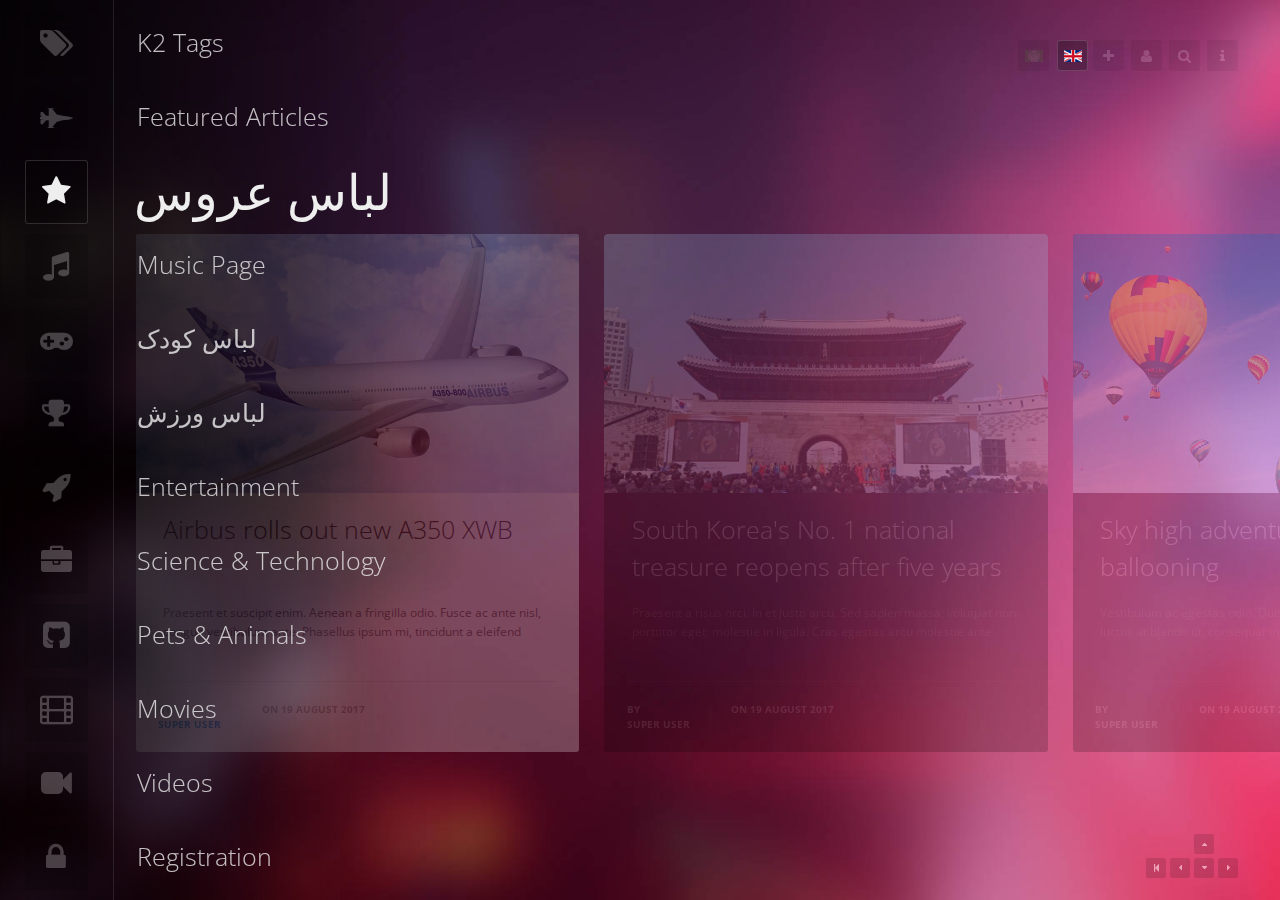
<file: www/index.html>
<!DOCTYPE html>
<html prefix="og: http://ogp.me/ns#" lang="en-gb" dir="ltr" class="com_content view-category layout-blog itemid-512  body-bg mm-hover j37">
	<head>
		<!-- <base href="http://ja-smashboard.demo.joomlart.com/index.php/en/travel" /> -->
		<meta http-equiv="content-type" content="text/html; charset=utf-8" />
		<!-- <meta name="description" content="Welcome to JoomlArt Demo Site" /> -->
		<!-- <meta name="generator" content="Joomla! - Open Source Content Management" /> -->
		<title>بسم الله الرحمن الرحیم</title>
		<!-- <link href="index.php/en/travel?format=feed&amp;type=rss" rel="alternate" type="application/rss+xml" title="RSS 2.0" /> -->
		<!-- <link href="index.php/en/travel?format=feed&amp;type=atom" rel="alternate" type="application/atom+xml" title="Atom 1.0" /> -->
		<link href="templates/ja_smashboard/favicon.ico" rel="shortcut icon" type="image/vnd.microsoft.icon" />
		<link href="css/css-a67b2-98834.css" rel="stylesheet" type="text/css" media="all" attribs="[]" />
		<link href="templates/ja_smashboard/fonts/simple-line-icons/2.4.1/css/simple-line-icons.min.css" rel="stylesheet" type="text/css" />
		<link href="css/fontiran.css" rel="stylesheet" type="text/css" media="all" attribs="[]" />
		<link href="css/css-8b947-98834.css" rel="stylesheet" type="text/css" media="all" attribs="[]" />
		<link href="css/css-c3ae1-98834.css" rel="stylesheet" type="text/css" media="all" attribs="[]" />
		<link href="http://fonts.googleapis.com/css?family=Open+Sans:400,300,600,700" rel="stylesheet" type="text/css" />
		<link href="css/css-5de6a-98830.css" rel="stylesheet" type="text/css" media="all" attribs="[]" />
		<script type="application/json" class="joomla-script-options new">{"system.paths":{"root":"","base":""},"system.keepalive":{"interval":840000,"uri":"\/index.php\/en\/component\/ajax\/?format=json"}}</script>
		<script src="media/jui/js/jquery.min.js?43813ce97dc2a26ae57600ee79fc8b77" type="text/javascript"></script>
		<script src="media/jui/js/jquery-noconflict.js?43813ce97dc2a26ae57600ee79fc8b77" type="text/javascript"></script>
		<script src="media/jui/js/jquery-migrate.min.js?43813ce97dc2a26ae57600ee79fc8b77" type="text/javascript"></script>
		<script src="media/k2/assets/js/k2.frontend.js?v=2.8.0&amp;sitepath=/" type="text/javascript"></script>
		<script src="media/system/js/mootools-core.js?43813ce97dc2a26ae57600ee79fc8b77" type="text/javascript"></script>
		<script src="media/system/js/core.js?43813ce97dc2a26ae57600ee79fc8b77" type="text/javascript"></script>
		<script src="media/system/js/mootools-more.js?43813ce97dc2a26ae57600ee79fc8b77" type="text/javascript"></script>
		<script src="media/system/js/caption.js?43813ce97dc2a26ae57600ee79fc8b77" type="text/javascript"></script>
		<script src="plugins/system/t3/base/bootstrap/js/bootstrap.js" type="text/javascript"></script>
		<script src="plugins/system/t3/base/js/jquery.tap.min.js" type="text/javascript"></script>
		<script src="plugins/system/t3/base/js/off-canvas.js" type="text/javascript"></script>
		<script src="plugins/system/t3/base/js/script.js" type="text/javascript"></script>
		<script src="plugins/system/t3/base/js/menu.js" type="text/javascript"></script>
		<script src="plugins/system/t3/base/js/responsive.js" type="text/javascript"></script>
		<script src="templates/ja_smashboard/js/jquery.easing.1.3.js" type="text/javascript"></script>
		<script src="templates/ja_smashboard/js/jquery.mousewheel.js" type="text/javascript"></script>
		<script src="templates/ja_smashboard/js/jquery.infinitescroll.js" type="text/javascript"></script>
		<script src="templates/ja_smashboard/js/jquery.address.js" type="text/javascript"></script>
		<script src="templates/ja_smashboard/js/iscroll/iscroll.js" type="text/javascript"></script>
		<script src="templates/ja_smashboard/js/zinga-scroller/Animate.js" type="text/javascript"></script>
		<script src="templates/ja_smashboard/js/zinga-scroller/Scroller.js" type="text/javascript"></script>
		<script src="templates/ja_smashboard/js/zinga-scroller/EasyScroller.js" type="text/javascript"></script>
		<script src="templates/ja_smashboard/js/threesixty.js" type="text/javascript"></script>
		<script src="templates/ja_smashboard/js/script.js" type="text/javascript"></script>
		<script src="templates/ja_smashboard/js/jquery.article.js" type="text/javascript"></script>
		<script src="templates/ja_smashboard/js/quicksearch.js" type="text/javascript"></script>
		<!--[if lt IE 9]><script src="media/system/js/polyfill.event.js?43813ce97dc2a26ae57600ee79fc8b77" type="text/javascript"></script><![endif]-->
		<script src="media/system/js/keepalive.js?43813ce97dc2a26ae57600ee79fc8b77" type="text/javascript"></script>
		<script src="media/com_acymailing/js/acymailing_module.js?v=550" type="text/javascript" async="async"></script>
		<script type="text/javascript">
			var disqus_shortname = 'jademo';
			var disqus_config = function(){
				this.language = 'en';
			};
			/*
			window.addEvent('load', function(){
				(function () {
				  var s = document.createElement('script'); s.async = true;
				  s.src = 'http://jademo.disqus.com/count.js';
				  (document.getElementsByTagName('head')[0] || document.getElementsByTagName('body')[0]).appendChild(s);
				}());
			});
			*/
			jQuery(window).on('load',  function() {
							new JCaption('img.caption');
						});
			jQuery(function($){ $(".hasTooltip").tooltip({"html": true,"container": "body"}); });
				if(typeof acymailing == 'undefined'){
								var acymailing = Array();
							}
							acymailing['NAMECAPTION'] = 'Name';
							acymailing['NAME_MISSING'] = 'Please enter your name';
							acymailing['EMAILCAPTION'] = 'E-mail';
							acymailing['VALID_EMAIL'] = 'Please enter a valid e-mail address';
							acymailing['ACCEPT_TERMS'] = 'Please check the Terms and Conditions';
							acymailing['CAPTCHA_MISSING'] = 'The captcha is invalid, please try again';
							acymailing['NO_LIST_SELECTED'] = 'Please select the lists you want to subscribe to';
					
				
		</script>
		<!-- META FOR IOS & HANDHELD -->
		<meta name="viewport" content="width=device-width, initial-scale=1.0, maximum-scale=1.0, user-scalable=no"/>
		<meta name="HandheldFriendly" content="true" />
		<meta name="apple-mobile-web-app-capable" content="YES" />
		<!-- //META FOR IOS & HANDHELD -->
		<!-- Le HTML5 shim, for IE6-8 support of HTML5 elements -->
		<!--[if lt IE 9]>
		<script src="http://html5shim.googlecode.com/svn/trunk/html5.js"></script>
		<![endif]-->
		<!--[if IE 8]>
		<link type="text/css" href="templates/ja_smashboard/css/ie8.css" rel="stylesheet">
		<![endif]-->
		<!-- For IE6-8 support of media query -->
		<!--[if lt IE 9]>
		<script type="text/javascript" src="plugins/system/t3/base/js/respond.min.js"></script>
		<![endif]-->
		<!-- You can add Google Analytics here-->
		<script type="text/javascript">
			//<![CDATA[
			var T3JSVars = {
				baseUrl: '',
				tplUrl: 'templates/ja_smashboard',
				finishedMsg: '<em>Congratulations, you\'ve reached the end of the internet.</em>',
				msgText: '<em>Loading the next set of posts...</em>',
				ajaxTimeout: 'Loading seems to be taking a while...',
				pageNotFound: 'Page not found',
				pageNotFoundDesc: '<h1>404 Not Found</h1><p>Sorry, this page cannot be found.</p>',
				searchResultEmpty: 'Your search did not return any results. Please try again.'
			};
			//]]>
		</script>
	</head>
	<body>
		<!-- HEADER -->
		<header id="t3-header" class="wrap t3-header">
			<!-- NAVBAR BUTTON -->
			<button type="button" class="btn btn-navbar visible-phone" data-toggle="collapse" data-target=".nav-collapse">
			<i class="icon-reorder"></i>
			</button>
			<!-- // NAVBAR BTN -->
			<div class="row">
				<div class="span6 top-social">
					<div class="row-fluid">
						<!-- USER, FOLLOW US -->
						<div class="nav span12 head-social pull-right clearfix">
							<ul class="nav-tabs btn-social">
								<li class="dropdown">
									<div class="mod-languages">
										<ul class="lang-inline">
											<li dir="rtl">
												<a href="index.php/ar/">
												<img src="media/mod_languages/images/ar.gif" alt="Arabic" title="Arabic" />										</a>
											</li>
											<li class="lang-active" dir="ltr">
												<a href="index.php/en/">
												<img src="media/mod_languages/images/en.gif" alt="English (UK)" title="English (UK)" />										</a>
											</li>
										</ul>
									</div>
								</li>
								<li class="dropdown parent nav-connect" data-altkey="S">
									<a tabindex="-1" href="" data-toggle="dropdown" class="dropdown-toggle">
									<i class="icon-plus"></i>Follow Us				  </a>
									<div class="nav-child dropdown-menu">
										<div class="dropdown-menu-inner">
											<div class="t3-module module social" id="Mod99">
												<div class="module-inner">
													<div class="module-ct">
														<div class="custom social"  >
															<ul class="social-list clearfix">
																<li class="twitter"><a title="Twitter" href="#"><span class="icon-twitter">&nbsp;</span>Twitter</a></li>
																<li class="google"><a title="Google" href="#"><span class="icon-google-plus">&nbsp;</span> Google</a></li>
																<li class="facebook"><a title="Facebook" href="#"><span class="icon-facebook">&nbsp;</span>Facebook</a></li>
																<li class="printeres"><a title="Printeres" href="#"><span class="icon-pinterest">&nbsp;</span>Printeres</a></li>
															</ul>
														</div>
													</div>
												</div>
											</div>
											<div class="t3-module module" id="Mod97">
												<div class="module-inner">
													<h3 class="module-title"><span>AcyMailing Module</span></h3>
													<div class="module-ct">
														<div class="acymailing_module" id="acymailing_module_formAcymailing12171">
															<div class="acymailing_fulldiv" id="acymailing_fulldiv_formAcymailing12171"  >
																<form id="formAcymailing12171" action="/index.php/en/travel" onsubmit="return submitacymailingform('optin','formAcymailing12171', 0)" method="post" name="formAcymailing12171"  >
																	<div class="acymailing_module_form" >
																		<table class="acymailing_form">
																			<tr>
																				<td class="acyfield_email acy_requiredField">
																					<input id="user_email_formAcymailing12171"  onfocus="if(this.value == 'E-mail') this.value = '';" onblur="if(this.value=='') this.value='E-mail';" class="inputbox" type="text" name="user[email]" style="width:80%" value="E-mail" title="E-mail"/>
																				</td>
																			</tr>
																			<tr>
																				<td  class="acysubbuttons">
																					<input class="button subbutton btn btn-primary" type="submit" value="Subscribe" name="Submit" onclick="try{ return submitacymailingform('optin','formAcymailing12171', 0); }catch(err){alert('The form could not be submitted '+err);return false;}"/>
																				</td>
																			</tr>
																		</table>
																		<input type="hidden" name="ajax" value="0" />
																		<input type="hidden" name="acy_source" value="module_97" />
																		<input type="hidden" name="ctrl" value="sub"/>
																		<input type="hidden" name="task" value="notask"/>
																		<input type="hidden" name="redirect" value="http%3A%2F%2Fja-smashboard.demo.joomlart.com%2Findex.php%2Fen%2Ftravel"/>
																		<input type="hidden" name="redirectunsub" value="http%3A%2F%2Fja-smashboard.demo.joomlart.com%2Findex.php%2Fen%2Ftravel"/>
																		<input type="hidden" name="option" value="com_acymailing"/>
																		<input type="hidden" name="hiddenlists" value="1"/>
																		<input type="hidden" name="acyformname" value="formAcymailing12171" />
																	</div>
																</form>
															</div>
														</div>
													</div>
												</div>
											</div>
										</div>
									</div>
								</li>
								<li class="dropdown parent nav-connect" data-altkey="U">
									<a tabindex="-1" href="" data-toggle="dropdown" class="dropdown-toggle">
									<i class="icon-user"></i>
									User				  </a>
									<div class="nav-child dropdown-menu">
										<div class="dropdown-menu-inner">
											<div class="t3-module module" id="Mod44">
												<div class="module-inner">
													<h3 class="module-title"><span>Login</span></h3>
													<div class="module-ct">
														<form action="/index.php/en/travel" method="post" id="login-form" >
															<fieldset class="userdata">
																<div id="form-login-username" class="control-group">
																	<div class="controls">
																		<div class="input-prepend">
																			<span class="add-on"><i class="icon-user tip" title="Username"></i></span>
																			<input id="modlgn-username" type="text" name="username" class="input" tabindex="0" size="18" placeholder="Username" />
																		</div>
																	</div>
																</div>
																<div id="form-login-password" class="control-group">
																	<div class="controls">
																		<div class="input-prepend">
																			<span class="add-on"><i class="icon-lock tip" title="Password"></i></span>
																			<input id="modlgn-passwd" type="password" name="password" class="input" tabindex="0" size="18" placeholder="Password" />
																		</div>
																	</div>
																</div>
																<div id="form-login-remember" class="control-group">
																	<label for="modlgn-remember" class="checkbox"><input id="modlgn-remember" type="checkbox" name="remember" class="input" value="yes"/> Remember Me</label>
																</div>
																<div class="control-group">
																	<input type="submit" name="Submit" class="btn btn-primary" value="Log in" />
																</div>
																<ul class="unstyled">
																	<li>
																		<a href="index.php/en/using-joomla/extensions/components/users-component/registration-form">
																		Create an account <span class="icon-arrow-right"></span></a>
																	</li>
																	<li>
																		<a href="index.php/en/using-joomla/extensions/components/users-component/username-reminder">
																		Forgot your username?</a>
																	</li>
																	<li>
																		<a href="index.php/en/using-joomla/extensions/components/users-component/password-reset">Forgot your password?</a>
																	</li>
																</ul>
																<input type="hidden" name="option" value="com_users" />
																<input type="hidden" name="task" value="user.login" />
																<input type="hidden" name="return" value="aW5kZXgucGhwP0l0ZW1pZD00MzUmbGFuZz1lbi1HQg==" />
																<input type="hidden" name="56eedbfeb3352562908d61e8a0f8c167" value="1" />	
															</fieldset>
														</form>
													</div>
												</div>
											</div>
										</div>
									</div>
								</li>
								<li class="dropdown parent nav-connect" data-altkey="F">
									<a tabindex="-1" href="" data-toggle="dropdown" class=" dropdown-toggle">
									<i class="icon-search"></i>Search				  </a>
									<div class="nav-child dropdown-menu">
										<div class="dropdown-menu-inner">
											<div class="t3-module module" id="Mod35">
												<div class="module-inner">
													<h3 class="module-title"><span>Search</span></h3>
													<div class="module-ct">
														<div class="search">
															<form action="/index.php/en/travel" method="post" class="form-inline form-search">
																<label for="mod-search-searchword" class="element-invisible">Search ...</label> <input name="searchword" id="mod-search-searchword" maxlength="200"  class="input" type="text" size="20" placeholder="Search ..." />		<input type="hidden" name="task" value="search" />
																<input type="hidden" name="option" value="com_search" />
																<input type="hidden" name="Itemid" value="512" />
															</form>
														</div>
													</div>
												</div>
											</div>
											<div class="qs-result-panel t3-hide">
												<div class="qs-result-header">
													<h2>Search for<span class="qskeyword">...</span></h2>
												</div>
												<div class="qs-result-list-wrap">
													<div class="qs-result-list"></div>
												</div>
												<div class="qs-result-paging pagination"></div>
											</div>
										</div>
									</div>
								</li>
								<li class="dropdown nav-helps" data-altkey="I">
									<a tabindex="-1" title="Helps" href="#t3-sidebar-1" role="button">
									<i class="icon-info"></i>Helps				  </a>
								</li>
							</ul>
						</div>
						<!-- //USER, FOLLOW US -->
						<div class="span12 pull-right logo">
							<div class="logo-image">
								<a href="" title="JoomlArt Demo Site">
								<img class="logo-img " src="templates/ja_smashboard/images/logo.png" alt="JoomlArt Demo Site" />
								<span>JoomlArt Demo Site</span>
								</a>
								<small class="site-slogan"></small>
							</div>
						</div>
					</div>
				</div>
			</div>
		</header>
		<!-- //HEADER -->
		<!-- MAIN NAVIGATION -->
		<nav id="t3-mainnav" class="t3-mainnav navbar-collapse-fixed-top navbar-fixed-top">
			<div class="navbar">
				<div class="navbar-inner">
					<div class="nav-collapse collapse always-show">
						<ul class="nav  nav-list">
							<li class="item-435" data-pagecls="body-bg"><a tabindex="-1" class="icon-fighter-jet" href="index.php/en/"><span class="menu-title">Featured Articles</span></a></li>
							<li class="item-512 current active" data-pagecls="body-bg"><a tabindex="-1" class="icon-star" href="index.php/en/travel"><span class="menu-title">لباس عروس</span></a></li>
							<li class="item-448" data-pagecls="body-bg body-bg-1"><a tabindex="-1" class="icon-music" href="index.php/en/music"><span class="menu-title">Music Page</span></a></li>
							<li class="item-468" data-pagecls="body-bg body-bg-2"><a tabindex="-1" class="icon-gamepad" href="index.php/en/gaming"><span class="menu-title">لباس کودک</span></a></li>
							<li class="item-469" data-pagecls="body-bg body-bg-3"><a tabindex="-1" class="icon-trophy" href="index.php/en/sports"><span class="menu-title">لباس ورزش</span></a></li>
							<li class="item-470" data-pagecls="body-bg body-bg-4"><a tabindex="-1" class="icon-rocket" href="index.php/en/entertainment"><span class="menu-title">Entertainment</span></a></li>
							<li class="item-471" data-pagecls="body-bg body-bg-5"><a tabindex="-1" class="icon-briefcase" href="index.php/en/science-technology"><span class="menu-title">Science &amp; Technology</span></a></li>
							<li class="item-455" data-pagecls="body-bg  body-bg-6"><a tabindex="-1" class="icon-github-sign" href="index.php/en/pets-animals"><span class="menu-title">Pets &amp; Animals</span></a></li>
							<li class="item-513" data-pagecls="body-bg body-bg-8"><a tabindex="-1" class="icon-film" href="index.php/en/movies"><span class="menu-title">Movies</span></a></li>
							<li class="item-514" data-pagecls="body-bg body-bg-9"><a tabindex="-1" class="icon-facetime-video" href="index.php/en/videos"><span class="menu-title">Videos</span></a></li>
							<li class="item-529" data-pagecls="noajax"><a tabindex="-1" class="icon-lock" href="index.php/en/registration"><span class="menu-title">Registration</span></a></li>
							<li class="item-530" data-pagecls="noajax"><a tabindex="-1" class="icon-user-md" href="index.php/en/contact"><span class="menu-title">Contact</span></a></li>
							<li class="item-544" data-pagecls="body-bg"><a tabindex="-1" class="icon-heart" href="index.php/en/k2-trending"><span class="menu-title">K2 Trending</span></a></li>
							<li class="item-546" data-pagecls="body-bg"><a tabindex="-1" class="icon-th-large" href="index.php/en/k2-user-page"><span class="menu-title">K2 User page</span></a></li>
							<li class="item-547" data-pagecls="body-bg"><a tabindex="-1" class="icon-tags" href="index.php/en/k2-tags"><span class="menu-title">K2 Tags</span></a></li>
						</ul>
					</div>
				</div>
			</div>
		</nav>
		<!-- //MAIN NAVIGATION -->
		<section id="t3-mainbody" class="container t3-mainbody">
			<div class="row">
				<!-- MAIN CONTENT -->
				<div id="t3-content" class="t3-content span9 pull-left"  data-default="span9 pull-left" data-xtablet="span8 pull-left" data-tablet="span9">
					<div id="system-message-container">
					</div>
					<div class="ja-infinity-wraper">
						<div class="ja-infinity blog body-bg clearfix">
							<div class="item travel">
								<!-- Article -->
								<article itemscope itemtype="http://schema.org/Article">
									<div class="item-image-wrap">
										<div class="pull-left item-image"> <img
											src="images/joomlart/demo/travel/travel1.jpg" alt="" itemprop="thumbnailUrl" />
										</div>
									</div>
									<div class="view-item">
										<header class="article-header clearfix">
											<h2 class="article-title" itemprop="name">
												<a class="article-link" href="index.php/en/travel/163-airbus-rolls-out-new-a350-xwb"> Airbus rolls out new A350 XWB</a>
											</h2>
										</header>
										<!-- Aside -->
										<aside class="article-aside clearfix">
											<dl class="article-info pull-left">
												<dt class="article-info-term">Details</dt>
												<dd class="createdby" itemprop="author" itemscope itemtype="http://schema.org/Person">
													By <span><a href="index.php/en/component/contact/contact/9?Itemid=435" >Super User</a></span>									
												</dd>
												<dd class="published" itemprop="datePublished">
													on <span>19 August 2017</span>				
												</dd>
												<dd style="float: none;">&nbsp;</dd>
												<dd class="comment-view">
													<div class="jacomment-count">
														<a class="jacomment-counter" data-disqus-identifier="com_content:article:163" href="http://ja-smashboard.demo.joomlart.com/index.php/en/travel/163-airbus-rolls-out-new-a350-xwb#disqus_thread" onclick="location.href='http://ja-smashboard.demo.joomlart.com/index.php/en/travel/163-airbus-rolls-out-new-a350-xwb#disqus_thread'; return false;" title=""></a>
													</div>
												</dd>
											</dl>
										</aside>
										<!-- //Aside -->
										<section class="article-intro clearfix" itemprop="articleBody">
											<p>Praesent et suscipit enim. Aenean a fringilla odio. Fusce ac ante nisl, congue vestibulum ante. Phasellus ipsum mi, tincidunt a eleifend ultricies, porta non nisl. Cras commodo, lectus sit amet mattis mattis, nulla leo pellentesque tellus, a aliquet diam ligula vel dui. Sed aliquam, turpis id euismod elementum, libero est molestie purus, eu vehicula tellus purus ut urna. Maecenas est orci, rutrum eget auctor vitae; ullamcorper nec enim.</p>
										</section>
									</div>
								</article>
								<!-- //Article -->
							</div>
							<div class="item travel">
								<!-- Article -->
								<article itemscope itemtype="http://schema.org/Article">
									<div class="item-image-wrap">
										<div class="pull-left item-image"> <img
											src="images/joomlart/demo/travel/travel2.jpg" alt="" itemprop="thumbnailUrl" />
										</div>
									</div>
									<div class="view-item">
										<header class="article-header clearfix">
											<h2 class="article-title" itemprop="name">
												<a class="article-link" href="index.php/en/travel/164-south-korea-s-no-1-national-treasure-reopens-after-five-years"> South Korea's No. 1 national treasure reopens after five years</a>
											</h2>
										</header>
										<!-- Aside -->
										<aside class="article-aside clearfix">
											<dl class="article-info pull-left">
												<dt class="article-info-term">Details</dt>
												<dd class="createdby" itemprop="author" itemscope itemtype="http://schema.org/Person">
													By <span><a href="index.php/en/component/contact/contact/9?Itemid=435" >Super User</a></span>									
												</dd>
												<dd class="published" itemprop="datePublished">
													on <span>19 August 2017</span>				
												</dd>
												<dd style="float: none;">&nbsp;</dd>
												<dd class="comment-view">
													<div class="jacomment-count">
														<a class="jacomment-counter" data-disqus-identifier="com_content:article:164" href="http://ja-smashboard.demo.joomlart.com/index.php/en/travel/164-south-korea-s-no-1-national-treasure-reopens-after-five-years#disqus_thread" onclick="location.href='http://ja-smashboard.demo.joomlart.com/index.php/en/travel/164-south-korea-s-no-1-national-treasure-reopens-after-five-years#disqus_thread'; return false;" title=""></a>
													</div>
												</dd>
											</dl>
										</aside>
										<!-- //Aside -->
										<section class="article-intro clearfix" itemprop="articleBody">
											<p>Praesent a risus orci. In et justo arcu. Sed sapien massa; volutpat non porttitor eget; molestie in ligula. Cras egestas arcu molestie ante aliquam faucibus. Etiam sed mollis lectus. Sed mauris nisi, varius in aliquet sed; iaculis in eros? Sed euismod vulputate massa; in tristique elit rhoncus et. Sed posuere, quam sit amet vehicula pharetra, diam magna ornare felis; ut tristique elit turpis et mauris.</p>
										</section>
									</div>
								</article>
								<!-- //Article -->
							</div>
							<div class="item travel">
								<!-- Article -->
								<article itemscope itemtype="http://schema.org/Article">
									<div class="item-image-wrap">
										<div class="pull-left item-image"> <img
											src="images/joomlart/demo/travel/travel3.jpg" alt="" itemprop="thumbnailUrl" />
										</div>
									</div>
									<div class="view-item">
										<header class="article-header clearfix">
											<h2 class="article-title" itemprop="name">
												<a class="article-link" href="index.php/en/travel/165-sky-high-adventures-hot-air-ballooning"> Sky high adventures : Hot air ballooning</a>
											</h2>
										</header>
										<!-- Aside -->
										<aside class="article-aside clearfix">
											<dl class="article-info pull-left">
												<dt class="article-info-term">Details</dt>
												<dd class="createdby" itemprop="author" itemscope itemtype="http://schema.org/Person">
													By <span><a href="index.php/en/component/contact/contact/9?Itemid=435" >Super User</a></span>									
												</dd>
												<dd class="published" itemprop="datePublished">
													on <span>19 August 2017</span>				
												</dd>
												<dd style="float: none;">&nbsp;</dd>
												<dd class="comment-view">
													<div class="jacomment-count">
														<a class="jacomment-counter" data-disqus-identifier="com_content:article:165" href="http://ja-smashboard.demo.joomlart.com/index.php/en/travel/165-sky-high-adventures-hot-air-ballooning#disqus_thread" onclick="location.href='http://ja-smashboard.demo.joomlart.com/index.php/en/travel/165-sky-high-adventures-hot-air-ballooning#disqus_thread'; return false;" title=""></a>
													</div>
												</dd>
											</dl>
										</aside>
										<!-- //Aside -->
										<section class="article-intro clearfix" itemprop="articleBody">
											<p>Vestibulum ac egestas odio. Duis quis pulvinar odio. Sed magna dui, luctus at blandit ut, consequat in lacus. Fusce at ante dolor, et commodo lorem. Nulla eu leo urna, at egestas enim! In nisi nisl, dapibus vitae feugiat ac; malesuada sit amet mi? Etiam et neque vitae nunc feugiat sodales.</p>
										</section>
									</div>
								</article>
								<!-- //Article -->
							</div>
							<div class="item travel">
								<!-- Article -->
								<article itemscope itemtype="http://schema.org/Article">
									<div class="item-image-wrap">
										<div class="pull-left item-image"> <img
											src="images/joomlart/demo/travel/travel4.jpg" alt="" itemprop="thumbnailUrl" />
										</div>
									</div>
									<div class="view-item">
										<header class="article-header clearfix">
											<h2 class="article-title" itemprop="name">
												<a class="article-link" href="index.php/en/travel/166-trinity-college-in-the-early-evening-dublin-ireland"> Trinity College in the early evening, Dublin, Ireland</a>
											</h2>
										</header>
										<!-- Aside -->
										<aside class="article-aside clearfix">
											<dl class="article-info pull-left">
												<dt class="article-info-term">Details</dt>
												<dd class="createdby" itemprop="author" itemscope itemtype="http://schema.org/Person">
													By <span><a href="index.php/en/component/contact/contact/9?Itemid=435" >Super User</a></span>									
												</dd>
												<dd class="published" itemprop="datePublished">
													on <span>19 August 2017</span>				
												</dd>
												<dd style="float: none;">&nbsp;</dd>
												<dd class="comment-view">
													<div class="jacomment-count">
														<a class="jacomment-counter" data-disqus-identifier="com_content:article:166" href="http://ja-smashboard.demo.joomlart.com/index.php/en/travel/166-trinity-college-in-the-early-evening-dublin-ireland#disqus_thread" onclick="location.href='http://ja-smashboard.demo.joomlart.com/index.php/en/travel/166-trinity-college-in-the-early-evening-dublin-ireland#disqus_thread'; return false;" title=""></a>
													</div>
												</dd>
											</dl>
										</aside>
										<!-- //Aside -->
										<section class="article-intro clearfix" itemprop="articleBody">
											<p>Quisque non est a urna semper commodo a vitae purus. Cras congue venenatis massa, eget tempor libero porttitor ut. Nullam porta, nibh sed tincidunt cursus; lectus justo ultricies libero, id facilisis velit augue non nunc. Curabitur velit arcu, euismod sed pretium non, dictum id eros. Pellentesque a purus vel tortor luctus eleifend non nec ante. Fusce quis massa nisl; vitae facilisis tortor. Nunc facilisis, nibh eget interdum feugiat, quam nulla cursus libero, eu ultricies ipsum dolor sit amet dolor.</p>
										</section>
									</div>
								</article>
								<!-- //Article -->
							</div>
							<div class="item travel">
								<!-- Article -->
								<article itemscope itemtype="http://schema.org/Article">
									<div class="item-image-wrap">
										<div class="pull-left item-image"> <img
											src="images/joomlart/demo/travel/travel5.jpg" alt="" itemprop="thumbnailUrl" />
										</div>
									</div>
									<div class="view-item">
										<header class="article-header clearfix">
											<h2 class="article-title" itemprop="name">
												<a class="article-link" href="index.php/en/travel/167-new-zealand-tours-a-view-of-rangitito-island-from-auckland-s-north-shore"> New Zealand Tours :  A view of Rangitito Island from Auckland's North Shore</a>
											</h2>
										</header>
										<!-- Aside -->
										<aside class="article-aside clearfix">
											<dl class="article-info pull-left">
												<dt class="article-info-term">Details</dt>
												<dd class="createdby" itemprop="author" itemscope itemtype="http://schema.org/Person">
													By <span><a href="index.php/en/component/contact/contact/9?Itemid=435" >Super User</a></span>									
												</dd>
												<dd class="published" itemprop="datePublished">
													on <span>19 August 2017</span>				
												</dd>
												<dd style="float: none;">&nbsp;</dd>
												<dd class="comment-view">
													<div class="jacomment-count">
														<a class="jacomment-counter" data-disqus-identifier="com_content:article:167" href="http://ja-smashboard.demo.joomlart.com/index.php/en/travel/167-new-zealand-tours-a-view-of-rangitito-island-from-auckland-s-north-shore#disqus_thread" onclick="location.href='http://ja-smashboard.demo.joomlart.com/index.php/en/travel/167-new-zealand-tours-a-view-of-rangitito-island-from-auckland-s-north-shore#disqus_thread'; return false;" title=""></a>
													</div>
												</dd>
											</dl>
										</aside>
										<!-- //Aside -->
										<section class="article-intro clearfix" itemprop="articleBody">
											<p>Etiam leo mauris, vestibulum in molestie sed, sagittis ac sem. Sed auctor tellus nec enim bibendum nec luctus arcu tempor. Suspendisse turpis augue, aliquam nec placerat non, congue eget nibh. Sed nec purus eget mauris eleifend iaculis. Nam euismod aliquet tempus. Integer adipiscing nibh viverra augue consequat pharetra! Donec et tellus magna! Donec nec lacus risus, sit amet interdum arcu. Ut in blandit mi. Vivamus sodales, metus in sodales consequat; lectus orci volutpat turpis; et blandit sem risus vel velit. Phasellus sed enim sed diam imperdiet blandit quis vitae massa.</p>
											<p>Pellentesque quis diam urna. In mollis mi vitae neque ornare volutpat. Etiam non est at lectus egestas ultrices? Duis dapibus aliquam quam sed pellentesque. Suspendisse potenti. Vestibulum semper vestibulum nunc in pulvinar. Donec eget tincidunt nisi. Suspendisse condimentum, felis id viverra ornare, felis mi feugiat ante, at pulvinar elit turpis nec nulla. Donec nisi tortor, faucibus eget pellentesque vel, cursus a purus. Donec tristique dolor libero. Sed blandit placerat arcu, at fringilla ante convallis sit amet. Vestibulum rhoncus commodo velit, vel bibendum odio suscipit sed. Nulla at pretium odio. Integer ut mauris elit, eu rutrum justo!</p>
											<p>Curabitur dictum pulvinar nibh eu condimentum. Maecenas gravida magna sit amet lorem hendrerit tincidunt. Ut augue neque, porttitor ut tristique a; imperdiet vel quam. Mauris vel tortor ac est auctor posuere quis sit amet arcu. Pellentesque a neque ante, vel pretium urna! Nam vehicula scelerisque lectus, et iaculis nulla mollis sed? Nunc eu nisl sagittis justo feugiat imperdiet. In non diam libero, eu mollis sapien. In hac habitasse platea dictumst. Nam ut eros eros, id iaculis ipsum. Proin non vulputate sapien.</p>
										</section>
									</div>
								</article>
								<!-- //Article -->
							</div>
							<div class="item travel">
								<!-- Article -->
								<article itemscope itemtype="http://schema.org/Article">
									<div class="item-image-wrap">
										<div class="pull-left item-image"> <img
											src="images/joomlart/demo/travel/travel6.jpg" alt="" itemprop="thumbnailUrl" />
										</div>
									</div>
									<div class="view-item">
										<header class="article-header clearfix">
											<h2 class="article-title" itemprop="name">
												<a class="article-link" href="index.php/en/travel/168-hawaii-vacation-palm-trees-blue-sky-and-sea-in-hawaii"> Hawaii Vacation - Palm trees, Blue sky and Sea in Hawaii</a>
											</h2>
										</header>
										<!-- Aside -->
										<aside class="article-aside clearfix">
											<dl class="article-info pull-left">
												<dt class="article-info-term">Details</dt>
												<dd class="createdby" itemprop="author" itemscope itemtype="http://schema.org/Person">
													By <span><a href="index.php/en/component/contact/contact/9?Itemid=435" >Super User</a></span>									
												</dd>
												<dd class="published" itemprop="datePublished">
													on <span>19 August 2017</span>				
												</dd>
												<dd style="float: none;">&nbsp;</dd>
												<dd class="comment-view">
													<div class="jacomment-count">
														<a class="jacomment-counter" data-disqus-identifier="com_content:article:168" href="http://ja-smashboard.demo.joomlart.com/index.php/en/travel/168-hawaii-vacation-palm-trees-blue-sky-and-sea-in-hawaii#disqus_thread" onclick="location.href='http://ja-smashboard.demo.joomlart.com/index.php/en/travel/168-hawaii-vacation-palm-trees-blue-sky-and-sea-in-hawaii#disqus_thread'; return false;" title=""></a>
													</div>
												</dd>
											</dl>
										</aside>
										<!-- //Aside -->
										<section class="article-intro clearfix" itemprop="articleBody">
											<p>Mauris quis augue et neque posuere dictum et in purus. Aliquam eleifend tempus sem in molestie. Mauris egestas sem vitae justo fermentum dapibus. Aliquam mattis accumsan egestas? Vivamus congue lectus et nisi ultricies feugiat. Morbi sapien mi, placerat vel sagittis ut, varius in augue. Sed a ligula eu nisi gravida sagittis malesuada sit amet eros. Maecenas non elit turpis, nec commodo leo. Nullam placerat tincidunt leo et suscipit.</p>
										</section>
									</div>
								</article>
								<!-- //Article -->
							</div>
							<div class="item travel">
								<!-- Article -->
								<article itemscope itemtype="http://schema.org/Article">
									<div class="item-image-wrap">
										<div class="pull-left item-image"> <img
											src="images/joomlart/demo/travel/travel7.jpg" alt="" itemprop="thumbnailUrl" />
										</div>
									</div>
									<div class="view-item">
										<header class="article-header clearfix">
											<h2 class="article-title" itemprop="name">
												<a class="article-link" href="index.php/en/travel/169-tourist-attractions-country-villa-val-diorcia-tuscany-italy"> Tourist Attractions -  Country Villa Val diOrcia Tuscany Italy</a>
											</h2>
										</header>
										<!-- Aside -->
										<aside class="article-aside clearfix">
											<dl class="article-info pull-left">
												<dt class="article-info-term">Details</dt>
												<dd class="createdby" itemprop="author" itemscope itemtype="http://schema.org/Person">
													By <span><a href="index.php/en/component/contact/contact/9?Itemid=435" >Super User</a></span>									
												</dd>
												<dd class="published" itemprop="datePublished">
													on <span>19 August 2017</span>				
												</dd>
												<dd style="float: none;">&nbsp;</dd>
												<dd class="comment-view">
													<div class="jacomment-count">
														<a class="jacomment-counter" data-disqus-identifier="com_content:article:169" href="http://ja-smashboard.demo.joomlart.com/index.php/en/travel/169-tourist-attractions-country-villa-val-diorcia-tuscany-italy#disqus_thread" onclick="location.href='http://ja-smashboard.demo.joomlart.com/index.php/en/travel/169-tourist-attractions-country-villa-val-diorcia-tuscany-italy#disqus_thread'; return false;" title=""></a>
													</div>
												</dd>
											</dl>
										</aside>
										<!-- //Aside -->
										<section class="article-intro clearfix" itemprop="articleBody">
											<p>Curabitur non lacinia neque. Nunc sed diam accumsan felis adipiscing venenatis. Aliquam sapien est, tincidunt vitae mollis pharetra, condimentum quis ipsum. Phasellus sed nisi enim, eget molestie velit. Duis dictum arcu mauris. Proin ut dui nec urna auctor scelerisque et ut lacus. Morbi id lectus non neque adipiscing lacinia vel egestas nunc! Quisque non nibh metus, nec scelerisque neque. Sed sed nisl odio, sed tristique metus.</p>
										</section>
									</div>
								</article>
								<!-- //Article -->
							</div>
							<div class="item travel">
								<!-- Article -->
								<article itemscope itemtype="http://schema.org/Article">
									<div class="item-image-wrap">
										<div class="pull-left item-image"> <img
											src="images/joomlart/demo/travel/travel8.jpg" alt="" itemprop="thumbnailUrl" />
										</div>
									</div>
									<div class="view-item">
										<header class="article-header clearfix">
											<h2 class="article-title" itemprop="name">
												<a class="article-link" href="index.php/en/travel/170-outdoor-market-red-lanterns-for-new-year-celebration-beijing-china"> Outdoor Market - Red lanterns for New Year Celebration, Beijing, China</a>
											</h2>
										</header>
										<!-- Aside -->
										<aside class="article-aside clearfix">
											<dl class="article-info pull-left">
												<dt class="article-info-term">Details</dt>
												<dd class="createdby" itemprop="author" itemscope itemtype="http://schema.org/Person">
													By <span><a href="index.php/en/component/contact/contact/9?Itemid=435" >Super User</a></span>									
												</dd>
												<dd class="published" itemprop="datePublished">
													on <span>19 August 2017</span>				
												</dd>
												<dd style="float: none;">&nbsp;</dd>
												<dd class="comment-view">
													<div class="jacomment-count">
														<a class="jacomment-counter" data-disqus-identifier="com_content:article:170" href="http://ja-smashboard.demo.joomlart.com/index.php/en/travel/170-outdoor-market-red-lanterns-for-new-year-celebration-beijing-china#disqus_thread" onclick="location.href='http://ja-smashboard.demo.joomlart.com/index.php/en/travel/170-outdoor-market-red-lanterns-for-new-year-celebration-beijing-china#disqus_thread'; return false;" title=""></a>
													</div>
												</dd>
											</dl>
										</aside>
										<!-- //Aside -->
										<section class="article-intro clearfix" itemprop="articleBody">
											<p>In hac habitasse platea dictumst. Ut et turpis ut ante vestibulum porttitor. Nunc a dignissim orci. Suspendisse quis orci imperdiet sapien vehicula pulvinar. Fusce faucibus magna ac erat feugiat pulvinar. Suspendisse potenti. Lorem ipsum dolor sit amet, consectetur adipiscing elit. Donec a neque ut purus luctus cursus in ac justo.</p>
										</section>
									</div>
								</article>
								<!-- //Article -->
							</div>
							<div class="item travel">
								<!-- Article -->
								<article itemscope itemtype="http://schema.org/Article">
									<div class="item-image-wrap">
										<div class="pull-left item-image"> <img
											src="images/joomlart/demo/travel/travel9.jpg" alt="" itemprop="thumbnailUrl" />
										</div>
									</div>
									<div class="view-item">
										<header class="article-header clearfix">
											<h2 class="article-title" itemprop="name">
												<a class="article-link" href="index.php/en/travel/171-on-the-road-kanda-festival-japan"> On the road: Kanda Festival, Japan</a>
											</h2>
										</header>
										<!-- Aside -->
										<aside class="article-aside clearfix">
											<dl class="article-info pull-left">
												<dt class="article-info-term">Details</dt>
												<dd class="createdby" itemprop="author" itemscope itemtype="http://schema.org/Person">
													By <span><a href="index.php/en/component/contact/contact/9?Itemid=435" >Super User</a></span>									
												</dd>
												<dd class="published" itemprop="datePublished">
													on <span>19 August 2017</span>				
												</dd>
												<dd style="float: none;">&nbsp;</dd>
												<dd class="comment-view">
													<div class="jacomment-count">
														<a class="jacomment-counter" data-disqus-identifier="com_content:article:171" href="http://ja-smashboard.demo.joomlart.com/index.php/en/travel/171-on-the-road-kanda-festival-japan#disqus_thread" onclick="location.href='http://ja-smashboard.demo.joomlart.com/index.php/en/travel/171-on-the-road-kanda-festival-japan#disqus_thread'; return false;" title=""></a>
													</div>
												</dd>
											</dl>
										</aside>
										<!-- //Aside -->
										<section class="article-intro clearfix" itemprop="articleBody">
											<p>Curabitur quis velit sapien, ac pellentesque enim? Pellentesque dolor elit; dictum quis lobortis quis; pellentesque sagittis magna. Pellentesque id urna vel eros tempor fringilla! In hac habitasse platea dictumst. Nunc iaculis hendrerit nibh, a ultrices risus lobortis ac. Proin tristique ligula non dui porta consequat! Quisque posuere ipsum sed libero gravida in ullamcorper tellus condimentum.</p>
										</section>
									</div>
								</article>
								<!-- //Article -->
							</div>
							<div class="item travel">
								<!-- Article -->
								<article itemscope itemtype="http://schema.org/Article">
									<div class="item-image-wrap">
										<div class="pull-left item-image"> <img
											src="images/joomlart/demo/travel/travel10.jpg" alt="" itemprop="thumbnailUrl" />
										</div>
									</div>
									<div class="view-item">
										<header class="article-header clearfix">
											<h2 class="article-title" itemprop="name">
												<a class="article-link" href="index.php/en/travel/172-passenger-rightfully-booted-off-plane-for-singing-i-will-always-love-you"> Passenger rightfully booted off plane for singing 'I will always love you'</a>
											</h2>
										</header>
										<!-- Aside -->
										<aside class="article-aside clearfix">
											<dl class="article-info pull-left">
												<dt class="article-info-term">Details</dt>
												<dd class="createdby" itemprop="author" itemscope itemtype="http://schema.org/Person">
													By <span><a href="index.php/en/component/contact/contact/9?Itemid=435" >Super User</a></span>									
												</dd>
												<dd class="published" itemprop="datePublished">
													on <span>19 August 2017</span>				
												</dd>
												<dd style="float: none;">&nbsp;</dd>
												<dd class="comment-view">
													<div class="jacomment-count">
														<a class="jacomment-counter" data-disqus-identifier="com_content:article:172" href="http://ja-smashboard.demo.joomlart.com/index.php/en/travel/172-passenger-rightfully-booted-off-plane-for-singing-i-will-always-love-you#disqus_thread" onclick="location.href='http://ja-smashboard.demo.joomlart.com/index.php/en/travel/172-passenger-rightfully-booted-off-plane-for-singing-i-will-always-love-you#disqus_thread'; return false;" title=""></a>
													</div>
												</dd>
											</dl>
										</aside>
										<!-- //Aside -->
										<section class="article-intro clearfix" itemprop="articleBody">
											<p>Praesent dolor dolor, porttitor tempor tristique a, egestas nec orci. Donec elit lorem, iaculis mattis tincidunt facilisis, euismod sed sapien. Vivamus tempus, nunc vel molestie tincidunt, odio odio pulvinar metus; et molestie purus nisi non nunc. Vestibulum porttitor interdum mauris, a euismod lacus ultrices id. Proin consequat lorem et est blandit vehicula cursus sapien consectetur.</p>
										</section>
									</div>
								</article>
								<!-- //Article -->
							</div>
							<div class="item travel">
								<!-- Article -->
								<article itemscope itemtype="http://schema.org/Article">
									<div class="item-image-wrap">
										<div class="pull-left item-image"> <img
											src="images/joomlart/demo/travel/travel11.jpg" alt="" itemprop="thumbnailUrl" />
										</div>
									</div>
									<div class="view-item">
										<header class="article-header clearfix">
											<h2 class="article-title" itemprop="name">
												<a class="article-link" href="index.php/en/travel/173-living-in-great-cities-for-history-and-ancient-ruins"> Living in... great cities for history and ancient ruins</a>
											</h2>
										</header>
										<!-- Aside -->
										<aside class="article-aside clearfix">
											<dl class="article-info pull-left">
												<dt class="article-info-term">Details</dt>
												<dd class="createdby" itemprop="author" itemscope itemtype="http://schema.org/Person">
													By <span><a href="index.php/en/component/contact/contact/9?Itemid=435" >Super User</a></span>									
												</dd>
												<dd class="published" itemprop="datePublished">
													on <span>19 August 2017</span>				
												</dd>
												<dd style="float: none;">&nbsp;</dd>
												<dd class="comment-view">
													<div class="jacomment-count">
														<a class="jacomment-counter" data-disqus-identifier="com_content:article:173" href="http://ja-smashboard.demo.joomlart.com/index.php/en/travel/173-living-in-great-cities-for-history-and-ancient-ruins#disqus_thread" onclick="location.href='http://ja-smashboard.demo.joomlart.com/index.php/en/travel/173-living-in-great-cities-for-history-and-ancient-ruins#disqus_thread'; return false;" title=""></a>
													</div>
												</dd>
											</dl>
										</aside>
										<!-- //Aside -->
										<section class="article-intro clearfix" itemprop="articleBody">
											<p>Pellentesque dapibus posuere eros, id cursus eros tincidunt in? Donec aliquet, quam in malesuada elementum, neque risus pretium nulla, non mattis lorem felis sit amet nisi. In in pharetra leo. Integer sit amet nibh vitae ipsum bibendum consectetur. Nulla egestas vestibulum suscipit. Duis ultrices; ante sit amet consectetur adipiscing, tortor turpis pellentesque dolor, quis rhoncus ante urna vitae dui. Suspendisse dolor mi, euismod ut cursus in, facilisis lacinia sapien!</p>
										</section>
									</div>
								</article>
								<!-- //Article -->
							</div>
						</div>
					</div>
				</div>
				<!-- //MAIN CONTENT -->
				<!-- SIDEBAR 1 -->
				<div id="t3-sidebar-1" class="t3-sidebar t3-sidebar-1 span3 t3respon" data-default="span3" data-xtablet="span4" data-tablet="span9 spanfirst" tabindex="-1" role="dialog" aria-hidden="true">
					<div class="sidebar-inner">
						<div class="sidebar-scroller">
							<div class="t3-module module" id="Mod108">
								<div class="module-inner">
									<h3 class="module-title"><span>Helps</span></h3>
									<div class="module-ct">
										<div class="custom"  >
											<table class="symbols-list">
												<tbody>
													<tr>
														<td><span class="symbol">←</span><span>Prev article</span></td>
														<td><span class="symbol">↑</span><span>Prev Category</span></td>
													</tr>
													<tr>
														<td><span class="symbol">→</span><span>Next article</span></td>
														<td><span class="symbol">↓</span><span>Next Category</span></td>
													</tr>
													<tr>
														<td><span class="symbol ">«</span><span>Back to first article</span></td>
														<td><span class="symbol">F</span><span>Search / Find</span></td>
													</tr>
													<tr>
														<td><span class="symbol">↵</span><span>Go to item link</span></td>
														<td><span class="symbol">S</span><span>Share / Social</span></td>
													</tr>
													<tr>
														<td><span class="symbol">I</span><span>Info (left column)</span></td>
														<td><span class="symbol">U</span><span>Login Form</span></td>
													</tr>
													<tr>
														<td><span class="symbol">ESC</span><span>Close popup</span></td>
														<td></td>
													</tr>
												</tbody>
											</table>
										</div>
									</div>
								</div>
							</div>
							<div class="t3-module module" id="Mod110">
								<div class="module-inner">
									<h3 class="module-title"><span>About Us</span></h3>
									<div class="module-ct">
										<div class="custom"  >
											<p class="about"><img src="images/joomlart/demo/about.jpg" alt="Sample Image" />Lorem ipsum dolor sit amet consectetuer ipsum consequat consectetuer laoreet eros. Rhoncus mollis hendrerit quis nunc Vivamus sit hendrerit Nulla dui est. Risus neque sagittis Vestibulum ut felis pretium nibh Sed Phasellus lorem. Accumsan ligula Fusce eros magna tempus nisl elit laoreet congue adipiscing.</p>
										</div>
									</div>
								</div>
							</div>
							<div class="t3-module module" id="Mod41">
								<div class="module-inner">
									<div class="module-ct">
										<small>Copyright &#169; 2017 JoomlArt Demo Site. All Rights Reserved. Powered by <a href="http://www.joomlart.com/joomla/templates/ja-smashboard" title="JA Smashboard"  rel="nofollow" >JA Smashboard</a> - Designed by JoomlArt.com.</small>
										<br />
										<small><a href="https://www.joomla.org">Joomla!</a> is Free Software released under the <a href="https://www.gnu.org/licenses/gpl-2.0.html">GNU General Public License.</a></small>	  
									</div>
								</div>
							</div>
						</div>
					</div>
					<div class="poweredby">
						<small><a class="t3-logo t3-logo-dark" href="http://t3-framework.org" title="Powered By T3 Framework" target="_blank">Powered by <strong>T3 Framework</strong></a></small>
					</div>
				</div>
				<!-- //SIDEBAR 1 -->
			</div>
		</section>
		<!-- FOOTER -->
		<footer id="t3-footer" class="wrap t3-footer span3 pull-right">
			<section class="t3-copyright">
				<div class="row">
					<div class="copyright">
						<div class="custom"  >
							<div class="ja-keyboard-btns clearfix">
								<a href="#" title="Up" class="ja-keyboard-up"  tabindex="-1"><i class="icon-caret-up"></i></a>
								<a href="#" title="right" class="ja-keyboard-right"  tabindex="-1"><i class="icon-caret-right"></i></a>
								<a href="#" title="Down" class="ja-keyboard-down"  tabindex="-1"><i class="icon-caret-down"></i></a>
								<a href="#" title="Left" class="ja-keyboard-left"  tabindex="-1"><i class="icon-caret-left"></i></a>
								<a href="#" title="Backward" class="ja-keyboard-playback"  tabindex="-1"><i class="icon-step-backward"></i></a>
							</div>
						</div>
					</div>
				</div>
			</section>
		</footer>
		<!-- //FOOTER -->
		<!-- POPUP VIEW -->
		<div id="popup-view">
			<div id="popup-content">
				<div class="popup-head">
					<a id="popup-close" href="" class="btn-close pull-right" title="Close">Close</a>
				</div>
				<div class="popup-nav pull-right">
					<a id="popup-prev" href="" class="icon-arrow-left" title="Previous"><span>Previous</span></a>
					<a id="popup-next" href="" class="icon-arrow-right" title="Next"><span>Next</span></a>
				</div>
				<div id="popup-loader" class="fade" data-backdrop="">
					<div class="ajax-indicator">Loading...</div>
				</div>
			</div>
		</div>
		<!-- //POPUP VIEW -->
		<!-- PAGE LOADER INDICATOR -->
		<div id="page-loader" class="fade" data-backdrop="">
			<div class="ajax-indicator">Loading...</div>
		</div>
		<!-- //PAGE LOADER INDICATOR -->
		<!-- ARTICLE LOADER INDICATOR -->
		<div id="article-loader" class="fade" data-backdrop="">
			<div class="ajax-indicator">Loading...</div>
		</div>
		<!-- //ARTICLE LOADER INDICATOR -->
	</body>
</html>
</file>
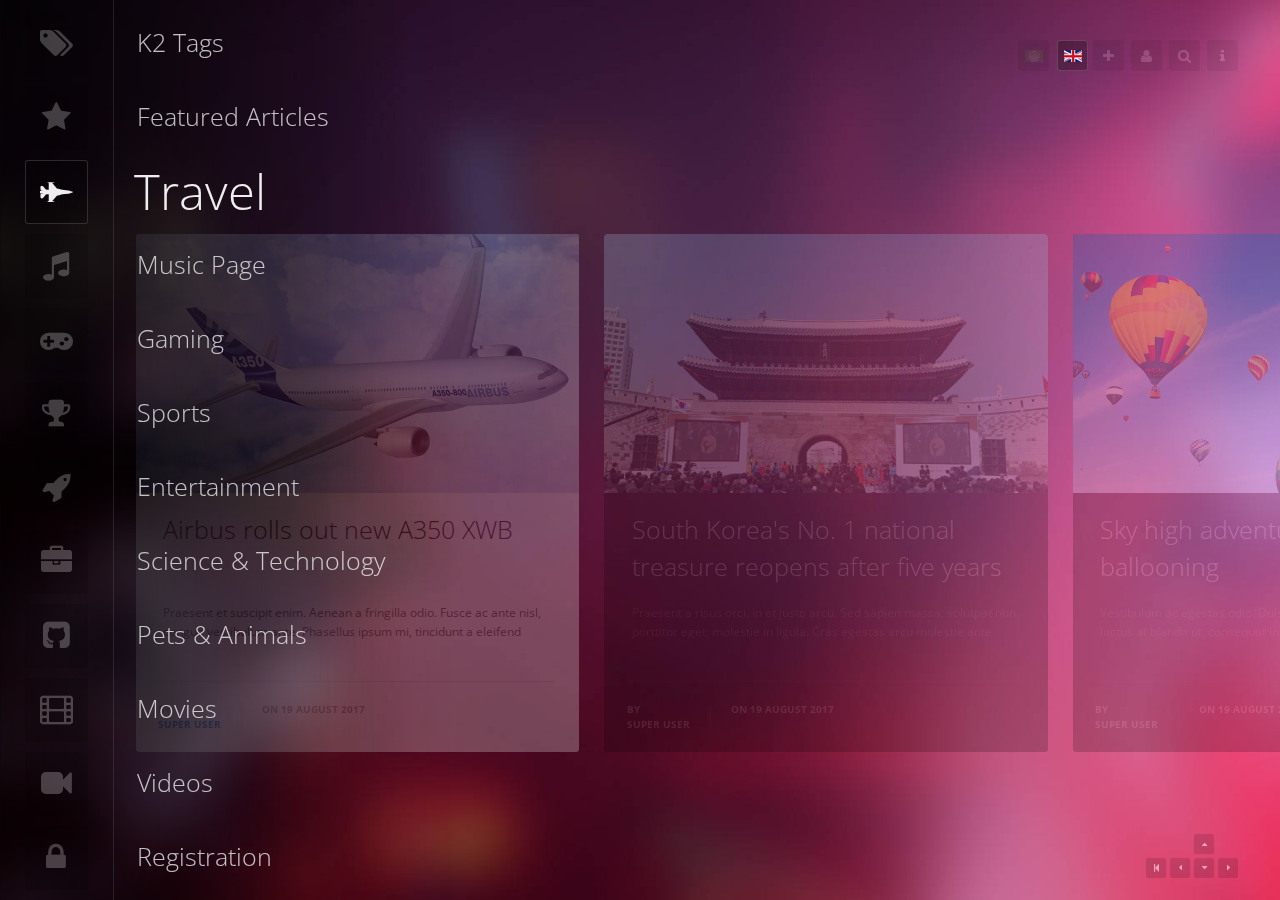
<file: www/00.html>
<!DOCTYPE html>
<html prefix="og: http://ogp.me/ns#" lang="en-gb" dir="ltr" class="com_content view-category layout-blog itemid-512  body-bg mm-hover j37">

  <head>
    <!-- <base href="http://ja-smashboard.demo.joomlart.com/index.php/en/travel" /> -->
	<meta http-equiv="content-type" content="text/html; charset=utf-8" />
	<!-- <meta name="description" content="Welcome to JoomlArt Demo Site" /> -->
	<!-- <meta name="generator" content="Joomla! - Open Source Content Management" /> -->
	<title>Travel</title>
	<!-- <link href="index.php/en/travel?format=feed&amp;type=rss" rel="alternate" type="application/rss+xml" title="RSS 2.0" /> -->
	<!-- <link href="index.php/en/travel?format=feed&amp;type=atom" rel="alternate" type="application/atom+xml" title="Atom 1.0" /> -->
	<link href="templates/ja_smashboard/favicon.ico" rel="shortcut icon" type="image/vnd.microsoft.icon" />
	<link href="css/css-a67b2-98834.css" rel="stylesheet" type="text/css" media="all" attribs="[]" />
	<link href="templates/ja_smashboard/fonts/simple-line-icons/2.4.1/css/simple-line-icons.min.css" rel="stylesheet" type="text/css" />
	<link href="css/css-8b947-98834.css" rel="stylesheet" type="text/css" media="all" attribs="[]" />
	<link href="css/css-c3ae1-98834.css" rel="stylesheet" type="text/css" media="all" attribs="[]" />
	<link href="http://fonts.googleapis.com/css?family=Open+Sans:400,300,600,700" rel="stylesheet" type="text/css" />
	<link href="css/css-5de6a-98830.css" rel="stylesheet" type="text/css" media="all" attribs="[]" />
	<script type="application/json" class="joomla-script-options new">{"system.paths":{"root":"","base":""},"system.keepalive":{"interval":840000,"uri":"\/index.php\/en\/component\/ajax\/?format=json"}}</script>
	<script src="media/jui/js/jquery.min.js?43813ce97dc2a26ae57600ee79fc8b77" type="text/javascript"></script>
	<script src="media/jui/js/jquery-noconflict.js?43813ce97dc2a26ae57600ee79fc8b77" type="text/javascript"></script>
	<script src="media/jui/js/jquery-migrate.min.js?43813ce97dc2a26ae57600ee79fc8b77" type="text/javascript"></script>
	<script src="media/k2/assets/js/k2.frontend.js?v=2.8.0&amp;sitepath=/" type="text/javascript"></script>
	<script src="media/system/js/mootools-core.js?43813ce97dc2a26ae57600ee79fc8b77" type="text/javascript"></script>
	<script src="media/system/js/core.js?43813ce97dc2a26ae57600ee79fc8b77" type="text/javascript"></script>
	<script src="media/system/js/mootools-more.js?43813ce97dc2a26ae57600ee79fc8b77" type="text/javascript"></script>
	<script src="media/system/js/caption.js?43813ce97dc2a26ae57600ee79fc8b77" type="text/javascript"></script>
	<script src="plugins/system/t3/base/bootstrap/js/bootstrap.js" type="text/javascript"></script>
	<script src="plugins/system/t3/base/js/jquery.tap.min.js" type="text/javascript"></script>
	<script src="plugins/system/t3/base/js/off-canvas.js" type="text/javascript"></script>
	<script src="plugins/system/t3/base/js/script.js" type="text/javascript"></script>
	<script src="plugins/system/t3/base/js/menu.js" type="text/javascript"></script>
	<script src="plugins/system/t3/base/js/responsive.js" type="text/javascript"></script>
	<script src="templates/ja_smashboard/js/jquery.easing.1.3.js" type="text/javascript"></script>
	<script src="templates/ja_smashboard/js/jquery.mousewheel.js" type="text/javascript"></script>
	<script src="templates/ja_smashboard/js/jquery.infinitescroll.js" type="text/javascript"></script>
	<script src="templates/ja_smashboard/js/jquery.address.js" type="text/javascript"></script>
	<script src="templates/ja_smashboard/js/iscroll/iscroll.js" type="text/javascript"></script>
	<script src="templates/ja_smashboard/js/zinga-scroller/Animate.js" type="text/javascript"></script>
	<script src="templates/ja_smashboard/js/zinga-scroller/Scroller.js" type="text/javascript"></script>
	<script src="templates/ja_smashboard/js/zinga-scroller/EasyScroller.js" type="text/javascript"></script>
	<script src="templates/ja_smashboard/js/threesixty.js" type="text/javascript"></script>
	<script src="templates/ja_smashboard/js/script.js" type="text/javascript"></script>
	<script src="templates/ja_smashboard/js/jquery.article.js" type="text/javascript"></script>
	<script src="templates/ja_smashboard/js/quicksearch.js" type="text/javascript"></script>
	<!--[if lt IE 9]><script src="media/system/js/polyfill.event.js?43813ce97dc2a26ae57600ee79fc8b77" type="text/javascript"></script><![endif]-->
	<script src="media/system/js/keepalive.js?43813ce97dc2a26ae57600ee79fc8b77" type="text/javascript"></script>
	<script src="media/com_acymailing/js/acymailing_module.js?v=550" type="text/javascript" async="async"></script>
	<script type="text/javascript">

var disqus_shortname = 'jademo';
var disqus_config = function(){
	this.language = 'en';
};
/*
window.addEvent('load', function(){
	(function () {
	  var s = document.createElement('script'); s.async = true;
	  s.src = 'http://jademo.disqus.com/count.js';
	  (document.getElementsByTagName('head')[0] || document.getElementsByTagName('body')[0]).appendChild(s);
	}());
});
*/
jQuery(window).on('load',  function() {
				new JCaption('img.caption');
			});
jQuery(function($){ $(".hasTooltip").tooltip({"html": true,"container": "body"}); });
	if(typeof acymailing == 'undefined'){
					var acymailing = Array();
				}
				acymailing['NAMECAPTION'] = 'Name';
				acymailing['NAME_MISSING'] = 'Please enter your name';
				acymailing['EMAILCAPTION'] = 'E-mail';
				acymailing['VALID_EMAIL'] = 'Please enter a valid e-mail address';
				acymailing['ACCEPT_TERMS'] = 'Please check the Terms and Conditions';
				acymailing['CAPTCHA_MISSING'] = 'The captcha is invalid, please try again';
				acymailing['NO_LIST_SELECTED'] = 'Please select the lists you want to subscribe to';
		
	</script>

    
<!-- META FOR IOS & HANDHELD -->
<meta name="viewport" content="width=device-width, initial-scale=1.0, maximum-scale=1.0, user-scalable=no"/>
<meta name="HandheldFriendly" content="true" />
<meta name="apple-mobile-web-app-capable" content="YES" />
<!-- //META FOR IOS & HANDHELD -->







<!-- Le HTML5 shim, for IE6-8 support of HTML5 elements -->
<!--[if lt IE 9]>
<script src="http://html5shim.googlecode.com/svn/trunk/html5.js"></script>
<![endif]-->

<!--[if IE 8]>
<link type="text/css" href="templates/ja_smashboard/css/ie8.css" rel="stylesheet">
<![endif]-->

<!-- For IE6-8 support of media query -->
<!--[if lt IE 9]>
<script type="text/javascript" src="plugins/system/t3/base/js/respond.min.js"></script>
<![endif]-->

<!-- You can add Google Analytics here-->

<script type="text/javascript">
	//<![CDATA[
	var T3JSVars = {
		baseUrl: '',
		tplUrl: 'templates/ja_smashboard',
		finishedMsg: '<em>Congratulations, you\'ve reached the end of the internet.</em>',
		msgText: '<em>Loading the next set of posts...</em>',
		ajaxTimeout: 'Loading seems to be taking a while...',
		pageNotFound: 'Page not found',
		pageNotFoundDesc: '<h1>404 Not Found</h1><p>Sorry, this page cannot be found.</p>',
		searchResultEmpty: 'Your search did not return any results. Please try again.'
	};
	//]]>
</script>
  </head>

  <body>

    
<!-- HEADER -->
<header id="t3-header" class="wrap t3-header">
	<!-- NAVBAR BUTTON -->
	<button type="button" class="btn btn-navbar visible-phone" data-toggle="collapse" data-target=".nav-collapse">
		<i class="icon-reorder"></i>
	</button>
	<!-- // NAVBAR BTN -->
  <div class="row">
    
    <div class="span6 top-social">
		<div class="row-fluid">
		  		  <!-- USER, FOLLOW US -->
		  <div class="nav span12 head-social pull-right clearfix">
		  
			<ul class="nav-tabs btn-social">
				<li class="dropdown">
					<div class="mod-languages">

	<ul class="lang-inline">
						<li dir="rtl">
			<a href="index.php/ar/">
												<img src="media/mod_languages/images/ar.gif" alt="Arabic" title="Arabic" />										</a>
			</li>
								<li class="lang-active" dir="ltr">
			<a href="index.php/en/">
												<img src="media/mod_languages/images/en.gif" alt="English (UK)" title="English (UK)" />										</a>
			</li>
				</ul>

</div>

				</li>
								<li class="dropdown parent nav-connect" data-altkey="S">
				  <a tabindex="-1" href="" data-toggle="dropdown" class="dropdown-toggle">
					<i class="icon-plus"></i>Follow Us				  </a>
				  <div class="nav-child dropdown-menu">
					<div class="dropdown-menu-inner">
					  	<div class="t3-module module social" id="Mod99">
    <div class="module-inner">
                  <div class="module-ct">
      

<div class="custom social"  >
	<ul class="social-list clearfix">
<li class="twitter"><a title="Twitter" href="#"><span class="icon-twitter">&nbsp;</span>Twitter</a></li>
<li class="google"><a title="Google" href="#"><span class="icon-google-plus">&nbsp;</span> Google</a>
</li>
<li class="facebook"><a title="Facebook" href="#"><span class="icon-facebook">&nbsp;</span>Facebook</a></li>
<li class="printeres"><a title="Printeres" href="#"><span class="icon-pinterest">&nbsp;</span>Printeres</a></li>
</ul></div>
      </div>
    </div>
  </div>
		<div class="t3-module module" id="Mod97">
    <div class="module-inner">
                  <h3 class="module-title"><span>AcyMailing Module</span></h3>
            <div class="module-ct">
      <div class="acymailing_module" id="acymailing_module_formAcymailing12171">
	<div class="acymailing_fulldiv" id="acymailing_fulldiv_formAcymailing12171"  >
		<form id="formAcymailing12171" action="/index.php/en/travel" onsubmit="return submitacymailingform('optin','formAcymailing12171', 0)" method="post" name="formAcymailing12171"  >
		<div class="acymailing_module_form" >
						<table class="acymailing_form">
				<tr>
												<td class="acyfield_email acy_requiredField">
								<input id="user_email_formAcymailing12171"  onfocus="if(this.value == 'E-mail') this.value = '';" onblur="if(this.value=='') this.value='E-mail';" class="inputbox" type="text" name="user[email]" style="width:80%" value="E-mail" title="E-mail"/>
							</td> </tr><tr>
					
					<td  class="acysubbuttons">
												<input class="button subbutton btn btn-primary" type="submit" value="Subscribe" name="Submit" onclick="try{ return submitacymailingform('optin','formAcymailing12171', 0); }catch(err){alert('The form could not be submitted '+err);return false;}"/>
											</td>
				</tr>
			</table>
						<input type="hidden" name="ajax" value="0" />
			<input type="hidden" name="acy_source" value="module_97" />
			<input type="hidden" name="ctrl" value="sub"/>
			<input type="hidden" name="task" value="notask"/>
			<input type="hidden" name="redirect" value="http%3A%2F%2Fja-smashboard.demo.joomlart.com%2Findex.php%2Fen%2Ftravel"/>
			<input type="hidden" name="redirectunsub" value="http%3A%2F%2Fja-smashboard.demo.joomlart.com%2Findex.php%2Fen%2Ftravel"/>
			<input type="hidden" name="option" value="com_acymailing"/>
						<input type="hidden" name="hiddenlists" value="1"/>
			<input type="hidden" name="acyformname" value="formAcymailing12171" />
									</div>
		</form>
	</div>
	</div>
      </div>
    </div>
  </div>
	
					</div>
				  </div>
				</li>
																<li class="dropdown parent nav-connect" data-altkey="U">
				  <a tabindex="-1" href="" data-toggle="dropdown" class="dropdown-toggle">
					<i class="icon-user"></i>
					User				  </a>
				  <div class="nav-child dropdown-menu">
					<div class="dropdown-menu-inner">
					  	<div class="t3-module module" id="Mod44">
    <div class="module-inner">
                  <h3 class="module-title"><span>Login</span></h3>
            <div class="module-ct">
      <form action="/index.php/en/travel" method="post" id="login-form" >
		<fieldset class="userdata">
	<div id="form-login-username" class="control-group">
		<div class="controls">
					<div class="input-prepend">
				<span class="add-on"><i class="icon-user tip" title="Username"></i></span>
				<input id="modlgn-username" type="text" name="username" class="input" tabindex="0" size="18" placeholder="Username" />
			</div>
				</div>
	</div>
	<div id="form-login-password" class="control-group">
		<div class="controls">
					<div class="input-prepend">
				<span class="add-on"><i class="icon-lock tip" title="Password"></i></span>
				<input id="modlgn-passwd" type="password" name="password" class="input" tabindex="0" size="18" placeholder="Password" />
			</div>
				</div>
	</div>
	
			
		<div id="form-login-remember" class="control-group">
		<label for="modlgn-remember" class="checkbox"><input id="modlgn-remember" type="checkbox" name="remember" class="input" value="yes"/> Remember Me</label>
	</div>
		<div class="control-group">
		<input type="submit" name="Submit" class="btn btn-primary" value="Log in" />
	</div>

			<ul class="unstyled">
			<li>
				<a href="index.php/en/using-joomla/extensions/components/users-component/registration-form">
				Create an account <span class="icon-arrow-right"></span></a>
			</li>
			<li>
				<a href="index.php/en/using-joomla/extensions/components/users-component/username-reminder">
				  Forgot your username?</a>
			</li>
			<li>
				<a href="index.php/en/using-joomla/extensions/components/users-component/password-reset">Forgot your password?</a>
			</li>

		</ul>
	
	<input type="hidden" name="option" value="com_users" />
	<input type="hidden" name="task" value="user.login" />
	<input type="hidden" name="return" value="aW5kZXgucGhwP0l0ZW1pZD00MzUmbGFuZz1lbi1HQg==" />
	<input type="hidden" name="56eedbfeb3352562908d61e8a0f8c167" value="1" />	</fieldset>
	</form>
      </div>
    </div>
  </div>
	
					</div>
				  </div>
				</li>
												<li class="dropdown parent nav-connect" data-altkey="F">
				  <a tabindex="-1" href="" data-toggle="dropdown" class=" dropdown-toggle">
					<i class="icon-search"></i>Search				  </a>
				  <div class="nav-child dropdown-menu">
					<div class="dropdown-menu-inner">
					  	<div class="t3-module module" id="Mod35">
    <div class="module-inner">
                  <h3 class="module-title"><span>Search</span></h3>
            <div class="module-ct">
      <div class="search">
	<form action="/index.php/en/travel" method="post" class="form-inline form-search">
		<label for="mod-search-searchword" class="element-invisible">Search ...</label> <input name="searchword" id="mod-search-searchword" maxlength="200"  class="input" type="text" size="20" placeholder="Search ..." />		<input type="hidden" name="task" value="search" />
		<input type="hidden" name="option" value="com_search" />
		<input type="hidden" name="Itemid" value="512" />
	</form>
</div>
      </div>
    </div>
  </div>
	
					  					  <div class="qs-result-panel t3-hide">
						<div class="qs-result-header"><h2>Search for<span class="qskeyword">...</span></h2></div>
						<div class="qs-result-list-wrap"><div class="qs-result-list"></div></div>
						<div class="qs-result-paging pagination"></div>
					  </div>
					  					</div>
				  </div>
				</li>
												<li class="dropdown nav-helps" data-altkey="I">
				  <a tabindex="-1" title="Helps" href="#t3-sidebar-1" role="button">
					<i class="icon-info"></i>Helps				  </a>
				</li>
							</ul>
		  </div>
		  <!-- //USER, FOLLOW US -->
		  
		  <div class="span12 pull-right logo">
        <div class="logo-image">
          <a href="" title="JoomlArt Demo Site">
                          <img class="logo-img " src="templates/ja_smashboard/images/logo.png" alt="JoomlArt Demo Site" />
                                    <span>JoomlArt Demo Site</span>
          </a>
          <small class="site-slogan"></small>
        </div>
      </div>
		</div>
    </div>
  </div>
</header>
<!-- //HEADER -->

    
    
<!-- MAIN NAVIGATION -->
<nav id="t3-mainnav" class="t3-mainnav navbar-collapse-fixed-top navbar-fixed-top">
  <div class="navbar">
    <div class="navbar-inner">
      <div class="nav-collapse collapse always-show">
              
<ul class="nav  nav-list">
<li class="item-435" data-pagecls="body-bg"><a tabindex="-1" class="icon-star" href="index.php/en/" ><span class="menu-title">Featured Articles</span></a></li><li class="item-512 current active" data-pagecls="body-bg"><a tabindex="-1" class="icon-fighter-jet" href="index.php/en/travel" ><span class="menu-title">Travel</span></a></li><li class="item-448" data-pagecls="body-bg body-bg-1"><a tabindex="-1" class="icon-music" href="index.php/en/music" ><span class="menu-title">Music Page</span></a></li><li class="item-468" data-pagecls="body-bg body-bg-2"><a tabindex="-1" class="icon-gamepad" href="index.php/en/gaming" ><span class="menu-title">Gaming</span></a></li><li class="item-469" data-pagecls="body-bg body-bg-3"><a tabindex="-1" class="icon-trophy" href="index.php/en/sports" ><span class="menu-title">Sports</span></a></li><li class="item-470" data-pagecls="body-bg body-bg-4"><a tabindex="-1" class="icon-rocket" href="index.php/en/entertainment" ><span class="menu-title">Entertainment</span></a></li><li class="item-471" data-pagecls="body-bg body-bg-5"><a tabindex="-1" class="icon-briefcase" href="index.php/en/science-technology" ><span class="menu-title">Science &amp; Technology</span></a></li><li class="item-455" data-pagecls="body-bg  body-bg-6"><a tabindex="-1" class="icon-github-sign" href="index.php/en/pets-animals" ><span class="menu-title">Pets &amp; Animals</span></a></li><li class="item-513" data-pagecls="body-bg body-bg-8"><a tabindex="-1" class="icon-film" href="index.php/en/movies" ><span class="menu-title">Movies</span></a></li><li class="item-514" data-pagecls="body-bg body-bg-9"><a tabindex="-1" class="icon-facetime-video" href="index.php/en/videos" ><span class="menu-title">Videos</span></a></li><li class="item-529" data-pagecls="noajax"><a tabindex="-1" class="icon-lock" href="index.php/en/registration" ><span class="menu-title">Registration</span></a></li><li class="item-530" data-pagecls="noajax"><a tabindex="-1" class="icon-user-md" href="index.php/en/contact" ><span class="menu-title">Contact</span></a></li><li class="item-544" data-pagecls="body-bg"><a tabindex="-1" class="icon-heart" href="index.php/en/k2-trending" ><span class="menu-title">K2 Trending</span></a></li><li class="item-546" data-pagecls="body-bg"><a tabindex="-1" class="icon-th-large" href="index.php/en/k2-user-page" ><span class="menu-title">K2 User page</span></a></li><li class="item-547" data-pagecls="body-bg"><a tabindex="-1" class="icon-tags" href="index.php/en/k2-tags" ><span class="menu-title">K2 Tags</span></a></li></ul>

        		</div>
    </div>
  </div>
</nav>
<!-- //MAIN NAVIGATION -->

    
<section id="t3-mainbody" class="container t3-mainbody">
	<div class="row">
	  <!-- MAIN CONTENT -->
	  <div id="t3-content" class="t3-content span9 pull-left"  data-default="span9 pull-left" data-xtablet="span8 pull-left" data-tablet="span9">
	    <div id="system-message-container">
	</div>

	    <div class="ja-infinity-wraper">

			
	
	<div class="ja-infinity blog body-bg clearfix">

				
				
							<div class="item travel">
<!-- Article -->
<article itemscope itemtype="http://schema.org/Article">
			<div class="item-image-wrap">
			
						<div class="pull-left item-image"> <img
							 src="images/joomlart/demo/travel/travel1.jpg" alt="" itemprop="thumbnailUrl" />
		  	</div>
			
		</div>
	
	<div class="view-item">
				<header class="article-header clearfix">
			<h2 class="article-title" itemprop="name">
								
									<a class="article-link" href="index.php/en/travel/163-airbus-rolls-out-new-a350-xwb"> Airbus rolls out new A350 XWB</a>
									
			</h2>			
		</header>
			  
		<!-- Aside -->
				<aside class="article-aside clearfix">

						<dl class="article-info pull-left">
				<dt class="article-info-term">Details</dt>

								<dd class="createdby" itemprop="author" itemscope itemtype="http://schema.org/Person">
										
											By <span><a href="index.php/en/component/contact/contact/9?Itemid=435" >Super User</a></span>									</dd>
				
								<dd class="published" itemprop="datePublished">
					on <span>19 August 2017</span>				</dd>
				
				
				
								
																	<dd style="float: none;">&nbsp;</dd>
					<dd class="comment-view">
						<div class="jacomment-count">
    <a class="jacomment-counter" data-disqus-identifier="com_content:article:163" href="http://ja-smashboard.demo.joomlart.com/index.php/en/travel/163-airbus-rolls-out-new-a350-xwb#disqus_thread" onclick="location.href='http://ja-smashboard.demo.joomlart.com/index.php/en/travel/163-airbus-rolls-out-new-a350-xwb#disqus_thread'; return false;" title=""></a>
    </div>					</dd>
				
			</dl>
			
		</aside>
				<!-- //Aside -->

				
				<section class="article-intro clearfix" itemprop="articleBody">
			<p>Praesent et suscipit enim. Aenean a fringilla odio. Fusce ac ante nisl, congue vestibulum ante. Phasellus ipsum mi, tincidunt a eleifend ultricies, porta non nisl. Cras commodo, lectus sit amet mattis mattis, nulla leo pellentesque tellus, a aliquet diam ligula vel dui. Sed aliquam, turpis id euismod elementum, libero est molestie purus, eu vehicula tellus purus ut urna. Maecenas est orci, rutrum eget auctor vitae; ullamcorper nec enim.</p>
		</section>
		
										
			</div>
</article>
<!-- //Article -->
</div>
							<div class="item travel">
<!-- Article -->
<article itemscope itemtype="http://schema.org/Article">
			<div class="item-image-wrap">
			
						<div class="pull-left item-image"> <img
							 src="images/joomlart/demo/travel/travel2.jpg" alt="" itemprop="thumbnailUrl" />
		  	</div>
			
		</div>
	
	<div class="view-item">
				<header class="article-header clearfix">
			<h2 class="article-title" itemprop="name">
								
									<a class="article-link" href="index.php/en/travel/164-south-korea-s-no-1-national-treasure-reopens-after-five-years"> South Korea's No. 1 national treasure reopens after five years</a>
									
			</h2>			
		</header>
			  
		<!-- Aside -->
				<aside class="article-aside clearfix">

						<dl class="article-info pull-left">
				<dt class="article-info-term">Details</dt>

								<dd class="createdby" itemprop="author" itemscope itemtype="http://schema.org/Person">
										
											By <span><a href="index.php/en/component/contact/contact/9?Itemid=435" >Super User</a></span>									</dd>
				
								<dd class="published" itemprop="datePublished">
					on <span>19 August 2017</span>				</dd>
				
				
				
								
																	<dd style="float: none;">&nbsp;</dd>
					<dd class="comment-view">
						<div class="jacomment-count">
    <a class="jacomment-counter" data-disqus-identifier="com_content:article:164" href="http://ja-smashboard.demo.joomlart.com/index.php/en/travel/164-south-korea-s-no-1-national-treasure-reopens-after-five-years#disqus_thread" onclick="location.href='http://ja-smashboard.demo.joomlart.com/index.php/en/travel/164-south-korea-s-no-1-national-treasure-reopens-after-five-years#disqus_thread'; return false;" title=""></a>
    </div>					</dd>
				
			</dl>
			
		</aside>
				<!-- //Aside -->

				
				<section class="article-intro clearfix" itemprop="articleBody">
			<p>Praesent a risus orci. In et justo arcu. Sed sapien massa; volutpat non porttitor eget; molestie in ligula. Cras egestas arcu molestie ante aliquam faucibus. Etiam sed mollis lectus. Sed mauris nisi, varius in aliquet sed; iaculis in eros? Sed euismod vulputate massa; in tristique elit rhoncus et. Sed posuere, quam sit amet vehicula pharetra, diam magna ornare felis; ut tristique elit turpis et mauris.</p>
		</section>
		
										
			</div>
</article>
<!-- //Article -->
</div>
							<div class="item travel">
<!-- Article -->
<article itemscope itemtype="http://schema.org/Article">
			<div class="item-image-wrap">
			
						<div class="pull-left item-image"> <img
							 src="images/joomlart/demo/travel/travel3.jpg" alt="" itemprop="thumbnailUrl" />
		  	</div>
			
		</div>
	
	<div class="view-item">
				<header class="article-header clearfix">
			<h2 class="article-title" itemprop="name">
								
									<a class="article-link" href="index.php/en/travel/165-sky-high-adventures-hot-air-ballooning"> Sky high adventures : Hot air ballooning</a>
									
			</h2>			
		</header>
			  
		<!-- Aside -->
				<aside class="article-aside clearfix">

						<dl class="article-info pull-left">
				<dt class="article-info-term">Details</dt>

								<dd class="createdby" itemprop="author" itemscope itemtype="http://schema.org/Person">
										
											By <span><a href="index.php/en/component/contact/contact/9?Itemid=435" >Super User</a></span>									</dd>
				
								<dd class="published" itemprop="datePublished">
					on <span>19 August 2017</span>				</dd>
				
				
				
								
																	<dd style="float: none;">&nbsp;</dd>
					<dd class="comment-view">
						<div class="jacomment-count">
    <a class="jacomment-counter" data-disqus-identifier="com_content:article:165" href="http://ja-smashboard.demo.joomlart.com/index.php/en/travel/165-sky-high-adventures-hot-air-ballooning#disqus_thread" onclick="location.href='http://ja-smashboard.demo.joomlart.com/index.php/en/travel/165-sky-high-adventures-hot-air-ballooning#disqus_thread'; return false;" title=""></a>
    </div>					</dd>
				
			</dl>
			
		</aside>
				<!-- //Aside -->

				
				<section class="article-intro clearfix" itemprop="articleBody">
			<p>Vestibulum ac egestas odio. Duis quis pulvinar odio. Sed magna dui, luctus at blandit ut, consequat in lacus. Fusce at ante dolor, et commodo lorem. Nulla eu leo urna, at egestas enim! In nisi nisl, dapibus vitae feugiat ac; malesuada sit amet mi? Etiam et neque vitae nunc feugiat sodales.</p>
		</section>
		
										
			</div>
</article>
<!-- //Article -->
</div>
							<div class="item travel">
<!-- Article -->
<article itemscope itemtype="http://schema.org/Article">
			<div class="item-image-wrap">
			
						<div class="pull-left item-image"> <img
							 src="images/joomlart/demo/travel/travel4.jpg" alt="" itemprop="thumbnailUrl" />
		  	</div>
			
		</div>
	
	<div class="view-item">
				<header class="article-header clearfix">
			<h2 class="article-title" itemprop="name">
								
									<a class="article-link" href="index.php/en/travel/166-trinity-college-in-the-early-evening-dublin-ireland"> Trinity College in the early evening, Dublin, Ireland</a>
									
			</h2>			
		</header>
			  
		<!-- Aside -->
				<aside class="article-aside clearfix">

						<dl class="article-info pull-left">
				<dt class="article-info-term">Details</dt>

								<dd class="createdby" itemprop="author" itemscope itemtype="http://schema.org/Person">
										
											By <span><a href="index.php/en/component/contact/contact/9?Itemid=435" >Super User</a></span>									</dd>
				
								<dd class="published" itemprop="datePublished">
					on <span>19 August 2017</span>				</dd>
				
				
				
								
																	<dd style="float: none;">&nbsp;</dd>
					<dd class="comment-view">
						<div class="jacomment-count">
    <a class="jacomment-counter" data-disqus-identifier="com_content:article:166" href="http://ja-smashboard.demo.joomlart.com/index.php/en/travel/166-trinity-college-in-the-early-evening-dublin-ireland#disqus_thread" onclick="location.href='http://ja-smashboard.demo.joomlart.com/index.php/en/travel/166-trinity-college-in-the-early-evening-dublin-ireland#disqus_thread'; return false;" title=""></a>
    </div>					</dd>
				
			</dl>
			
		</aside>
				<!-- //Aside -->

				
				<section class="article-intro clearfix" itemprop="articleBody">
			<p>Quisque non est a urna semper commodo a vitae purus. Cras congue venenatis massa, eget tempor libero porttitor ut. Nullam porta, nibh sed tincidunt cursus; lectus justo ultricies libero, id facilisis velit augue non nunc. Curabitur velit arcu, euismod sed pretium non, dictum id eros. Pellentesque a purus vel tortor luctus eleifend non nec ante. Fusce quis massa nisl; vitae facilisis tortor. Nunc facilisis, nibh eget interdum feugiat, quam nulla cursus libero, eu ultricies ipsum dolor sit amet dolor.</p>
		</section>
		
										
			</div>
</article>
<!-- //Article -->
</div>
							<div class="item travel">
<!-- Article -->
<article itemscope itemtype="http://schema.org/Article">
			<div class="item-image-wrap">
			
						<div class="pull-left item-image"> <img
							 src="images/joomlart/demo/travel/travel5.jpg" alt="" itemprop="thumbnailUrl" />
		  	</div>
			
		</div>
	
	<div class="view-item">
				<header class="article-header clearfix">
			<h2 class="article-title" itemprop="name">
								
									<a class="article-link" href="index.php/en/travel/167-new-zealand-tours-a-view-of-rangitito-island-from-auckland-s-north-shore"> New Zealand Tours :  A view of Rangitito Island from Auckland's North Shore</a>
									
			</h2>			
		</header>
			  
		<!-- Aside -->
				<aside class="article-aside clearfix">

						<dl class="article-info pull-left">
				<dt class="article-info-term">Details</dt>

								<dd class="createdby" itemprop="author" itemscope itemtype="http://schema.org/Person">
										
											By <span><a href="index.php/en/component/contact/contact/9?Itemid=435" >Super User</a></span>									</dd>
				
								<dd class="published" itemprop="datePublished">
					on <span>19 August 2017</span>				</dd>
				
				
				
								
																	<dd style="float: none;">&nbsp;</dd>
					<dd class="comment-view">
						<div class="jacomment-count">
    <a class="jacomment-counter" data-disqus-identifier="com_content:article:167" href="http://ja-smashboard.demo.joomlart.com/index.php/en/travel/167-new-zealand-tours-a-view-of-rangitito-island-from-auckland-s-north-shore#disqus_thread" onclick="location.href='http://ja-smashboard.demo.joomlart.com/index.php/en/travel/167-new-zealand-tours-a-view-of-rangitito-island-from-auckland-s-north-shore#disqus_thread'; return false;" title=""></a>
    </div>					</dd>
				
			</dl>
			
		</aside>
				<!-- //Aside -->

				
				<section class="article-intro clearfix" itemprop="articleBody">
			<p>Etiam leo mauris, vestibulum in molestie sed, sagittis ac sem. Sed auctor tellus nec enim bibendum nec luctus arcu tempor. Suspendisse turpis augue, aliquam nec placerat non, congue eget nibh. Sed nec purus eget mauris eleifend iaculis. Nam euismod aliquet tempus. Integer adipiscing nibh viverra augue consequat pharetra! Donec et tellus magna! Donec nec lacus risus, sit amet interdum arcu. Ut in blandit mi. Vivamus sodales, metus in sodales consequat; lectus orci volutpat turpis; et blandit sem risus vel velit. Phasellus sed enim sed diam imperdiet blandit quis vitae massa.</p>
<p>Pellentesque quis diam urna. In mollis mi vitae neque ornare volutpat. Etiam non est at lectus egestas ultrices? Duis dapibus aliquam quam sed pellentesque. Suspendisse potenti. Vestibulum semper vestibulum nunc in pulvinar. Donec eget tincidunt nisi. Suspendisse condimentum, felis id viverra ornare, felis mi feugiat ante, at pulvinar elit turpis nec nulla. Donec nisi tortor, faucibus eget pellentesque vel, cursus a purus. Donec tristique dolor libero. Sed blandit placerat arcu, at fringilla ante convallis sit amet. Vestibulum rhoncus commodo velit, vel bibendum odio suscipit sed. Nulla at pretium odio. Integer ut mauris elit, eu rutrum justo!</p>
<p>Curabitur dictum pulvinar nibh eu condimentum. Maecenas gravida magna sit amet lorem hendrerit tincidunt. Ut augue neque, porttitor ut tristique a; imperdiet vel quam. Mauris vel tortor ac est auctor posuere quis sit amet arcu. Pellentesque a neque ante, vel pretium urna! Nam vehicula scelerisque lectus, et iaculis nulla mollis sed? Nunc eu nisl sagittis justo feugiat imperdiet. In non diam libero, eu mollis sapien. In hac habitasse platea dictumst. Nam ut eros eros, id iaculis ipsum. Proin non vulputate sapien.</p>		</section>
		
										
			</div>
</article>
<!-- //Article -->
</div>
							<div class="item travel">
<!-- Article -->
<article itemscope itemtype="http://schema.org/Article">
			<div class="item-image-wrap">
			
						<div class="pull-left item-image"> <img
							 src="images/joomlart/demo/travel/travel6.jpg" alt="" itemprop="thumbnailUrl" />
		  	</div>
			
		</div>
	
	<div class="view-item">
				<header class="article-header clearfix">
			<h2 class="article-title" itemprop="name">
								
									<a class="article-link" href="index.php/en/travel/168-hawaii-vacation-palm-trees-blue-sky-and-sea-in-hawaii"> Hawaii Vacation - Palm trees, Blue sky and Sea in Hawaii</a>
									
			</h2>			
		</header>
			  
		<!-- Aside -->
				<aside class="article-aside clearfix">

						<dl class="article-info pull-left">
				<dt class="article-info-term">Details</dt>

								<dd class="createdby" itemprop="author" itemscope itemtype="http://schema.org/Person">
										
											By <span><a href="index.php/en/component/contact/contact/9?Itemid=435" >Super User</a></span>									</dd>
				
								<dd class="published" itemprop="datePublished">
					on <span>19 August 2017</span>				</dd>
				
				
				
								
																	<dd style="float: none;">&nbsp;</dd>
					<dd class="comment-view">
						<div class="jacomment-count">
    <a class="jacomment-counter" data-disqus-identifier="com_content:article:168" href="http://ja-smashboard.demo.joomlart.com/index.php/en/travel/168-hawaii-vacation-palm-trees-blue-sky-and-sea-in-hawaii#disqus_thread" onclick="location.href='http://ja-smashboard.demo.joomlart.com/index.php/en/travel/168-hawaii-vacation-palm-trees-blue-sky-and-sea-in-hawaii#disqus_thread'; return false;" title=""></a>
    </div>					</dd>
				
			</dl>
			
		</aside>
				<!-- //Aside -->

				
				<section class="article-intro clearfix" itemprop="articleBody">
			<p>Mauris quis augue et neque posuere dictum et in purus. Aliquam eleifend tempus sem in molestie. Mauris egestas sem vitae justo fermentum dapibus. Aliquam mattis accumsan egestas? Vivamus congue lectus et nisi ultricies feugiat. Morbi sapien mi, placerat vel sagittis ut, varius in augue. Sed a ligula eu nisi gravida sagittis malesuada sit amet eros. Maecenas non elit turpis, nec commodo leo. Nullam placerat tincidunt leo et suscipit.</p>
		</section>
		
										
			</div>
</article>
<!-- //Article -->
</div>
							<div class="item travel">
<!-- Article -->
<article itemscope itemtype="http://schema.org/Article">
			<div class="item-image-wrap">
			
						<div class="pull-left item-image"> <img
							 src="images/joomlart/demo/travel/travel7.jpg" alt="" itemprop="thumbnailUrl" />
		  	</div>
			
		</div>
	
	<div class="view-item">
				<header class="article-header clearfix">
			<h2 class="article-title" itemprop="name">
								
									<a class="article-link" href="index.php/en/travel/169-tourist-attractions-country-villa-val-diorcia-tuscany-italy"> Tourist Attractions -  Country Villa Val diOrcia Tuscany Italy</a>
									
			</h2>			
		</header>
			  
		<!-- Aside -->
				<aside class="article-aside clearfix">

						<dl class="article-info pull-left">
				<dt class="article-info-term">Details</dt>

								<dd class="createdby" itemprop="author" itemscope itemtype="http://schema.org/Person">
										
											By <span><a href="index.php/en/component/contact/contact/9?Itemid=435" >Super User</a></span>									</dd>
				
								<dd class="published" itemprop="datePublished">
					on <span>19 August 2017</span>				</dd>
				
				
				
								
																	<dd style="float: none;">&nbsp;</dd>
					<dd class="comment-view">
						<div class="jacomment-count">
    <a class="jacomment-counter" data-disqus-identifier="com_content:article:169" href="http://ja-smashboard.demo.joomlart.com/index.php/en/travel/169-tourist-attractions-country-villa-val-diorcia-tuscany-italy#disqus_thread" onclick="location.href='http://ja-smashboard.demo.joomlart.com/index.php/en/travel/169-tourist-attractions-country-villa-val-diorcia-tuscany-italy#disqus_thread'; return false;" title=""></a>
    </div>					</dd>
				
			</dl>
			
		</aside>
				<!-- //Aside -->

				
				<section class="article-intro clearfix" itemprop="articleBody">
			<p>Curabitur non lacinia neque. Nunc sed diam accumsan felis adipiscing venenatis. Aliquam sapien est, tincidunt vitae mollis pharetra, condimentum quis ipsum. Phasellus sed nisi enim, eget molestie velit. Duis dictum arcu mauris. Proin ut dui nec urna auctor scelerisque et ut lacus. Morbi id lectus non neque adipiscing lacinia vel egestas nunc! Quisque non nibh metus, nec scelerisque neque. Sed sed nisl odio, sed tristique metus.</p>
		</section>
		
										
			</div>
</article>
<!-- //Article -->
</div>
							<div class="item travel">
<!-- Article -->
<article itemscope itemtype="http://schema.org/Article">
			<div class="item-image-wrap">
			
						<div class="pull-left item-image"> <img
							 src="images/joomlart/demo/travel/travel8.jpg" alt="" itemprop="thumbnailUrl" />
		  	</div>
			
		</div>
	
	<div class="view-item">
				<header class="article-header clearfix">
			<h2 class="article-title" itemprop="name">
								
									<a class="article-link" href="index.php/en/travel/170-outdoor-market-red-lanterns-for-new-year-celebration-beijing-china"> Outdoor Market - Red lanterns for New Year Celebration, Beijing, China</a>
									
			</h2>			
		</header>
			  
		<!-- Aside -->
				<aside class="article-aside clearfix">

						<dl class="article-info pull-left">
				<dt class="article-info-term">Details</dt>

								<dd class="createdby" itemprop="author" itemscope itemtype="http://schema.org/Person">
										
											By <span><a href="index.php/en/component/contact/contact/9?Itemid=435" >Super User</a></span>									</dd>
				
								<dd class="published" itemprop="datePublished">
					on <span>19 August 2017</span>				</dd>
				
				
				
								
																	<dd style="float: none;">&nbsp;</dd>
					<dd class="comment-view">
						<div class="jacomment-count">
    <a class="jacomment-counter" data-disqus-identifier="com_content:article:170" href="http://ja-smashboard.demo.joomlart.com/index.php/en/travel/170-outdoor-market-red-lanterns-for-new-year-celebration-beijing-china#disqus_thread" onclick="location.href='http://ja-smashboard.demo.joomlart.com/index.php/en/travel/170-outdoor-market-red-lanterns-for-new-year-celebration-beijing-china#disqus_thread'; return false;" title=""></a>
    </div>					</dd>
				
			</dl>
			
		</aside>
				<!-- //Aside -->

				
				<section class="article-intro clearfix" itemprop="articleBody">
			<p>In hac habitasse platea dictumst. Ut et turpis ut ante vestibulum porttitor. Nunc a dignissim orci. Suspendisse quis orci imperdiet sapien vehicula pulvinar. Fusce faucibus magna ac erat feugiat pulvinar. Suspendisse potenti. Lorem ipsum dolor sit amet, consectetur adipiscing elit. Donec a neque ut purus luctus cursus in ac justo.</p>
		</section>
		
										
			</div>
</article>
<!-- //Article -->
</div>
							<div class="item travel">
<!-- Article -->
<article itemscope itemtype="http://schema.org/Article">
			<div class="item-image-wrap">
			
						<div class="pull-left item-image"> <img
							 src="images/joomlart/demo/travel/travel9.jpg" alt="" itemprop="thumbnailUrl" />
		  	</div>
			
		</div>
	
	<div class="view-item">
				<header class="article-header clearfix">
			<h2 class="article-title" itemprop="name">
								
									<a class="article-link" href="index.php/en/travel/171-on-the-road-kanda-festival-japan"> On the road: Kanda Festival, Japan</a>
									
			</h2>			
		</header>
			  
		<!-- Aside -->
				<aside class="article-aside clearfix">

						<dl class="article-info pull-left">
				<dt class="article-info-term">Details</dt>

								<dd class="createdby" itemprop="author" itemscope itemtype="http://schema.org/Person">
										
											By <span><a href="index.php/en/component/contact/contact/9?Itemid=435" >Super User</a></span>									</dd>
				
								<dd class="published" itemprop="datePublished">
					on <span>19 August 2017</span>				</dd>
				
				
				
								
																	<dd style="float: none;">&nbsp;</dd>
					<dd class="comment-view">
						<div class="jacomment-count">
    <a class="jacomment-counter" data-disqus-identifier="com_content:article:171" href="http://ja-smashboard.demo.joomlart.com/index.php/en/travel/171-on-the-road-kanda-festival-japan#disqus_thread" onclick="location.href='http://ja-smashboard.demo.joomlart.com/index.php/en/travel/171-on-the-road-kanda-festival-japan#disqus_thread'; return false;" title=""></a>
    </div>					</dd>
				
			</dl>
			
		</aside>
				<!-- //Aside -->

				
				<section class="article-intro clearfix" itemprop="articleBody">
			<p>Curabitur quis velit sapien, ac pellentesque enim? Pellentesque dolor elit; dictum quis lobortis quis; pellentesque sagittis magna. Pellentesque id urna vel eros tempor fringilla! In hac habitasse platea dictumst. Nunc iaculis hendrerit nibh, a ultrices risus lobortis ac. Proin tristique ligula non dui porta consequat! Quisque posuere ipsum sed libero gravida in ullamcorper tellus condimentum.</p>
		</section>
		
										
			</div>
</article>
<!-- //Article -->
</div>
							<div class="item travel">
<!-- Article -->
<article itemscope itemtype="http://schema.org/Article">
			<div class="item-image-wrap">
			
						<div class="pull-left item-image"> <img
							 src="images/joomlart/demo/travel/travel10.jpg" alt="" itemprop="thumbnailUrl" />
		  	</div>
			
		</div>
	
	<div class="view-item">
				<header class="article-header clearfix">
			<h2 class="article-title" itemprop="name">
								
									<a class="article-link" href="index.php/en/travel/172-passenger-rightfully-booted-off-plane-for-singing-i-will-always-love-you"> Passenger rightfully booted off plane for singing 'I will always love you'</a>
									
			</h2>			
		</header>
			  
		<!-- Aside -->
				<aside class="article-aside clearfix">

						<dl class="article-info pull-left">
				<dt class="article-info-term">Details</dt>

								<dd class="createdby" itemprop="author" itemscope itemtype="http://schema.org/Person">
										
											By <span><a href="index.php/en/component/contact/contact/9?Itemid=435" >Super User</a></span>									</dd>
				
								<dd class="published" itemprop="datePublished">
					on <span>19 August 2017</span>				</dd>
				
				
				
								
																	<dd style="float: none;">&nbsp;</dd>
					<dd class="comment-view">
						<div class="jacomment-count">
    <a class="jacomment-counter" data-disqus-identifier="com_content:article:172" href="http://ja-smashboard.demo.joomlart.com/index.php/en/travel/172-passenger-rightfully-booted-off-plane-for-singing-i-will-always-love-you#disqus_thread" onclick="location.href='http://ja-smashboard.demo.joomlart.com/index.php/en/travel/172-passenger-rightfully-booted-off-plane-for-singing-i-will-always-love-you#disqus_thread'; return false;" title=""></a>
    </div>					</dd>
				
			</dl>
			
		</aside>
				<!-- //Aside -->

				
				<section class="article-intro clearfix" itemprop="articleBody">
			<p>Praesent dolor dolor, porttitor tempor tristique a, egestas nec orci. Donec elit lorem, iaculis mattis tincidunt facilisis, euismod sed sapien. Vivamus tempus, nunc vel molestie tincidunt, odio odio pulvinar metus; et molestie purus nisi non nunc. Vestibulum porttitor interdum mauris, a euismod lacus ultrices id. Proin consequat lorem et est blandit vehicula cursus sapien consectetur.</p>
		</section>
		
										
			</div>
</article>
<!-- //Article -->
</div>
							<div class="item travel">
<!-- Article -->
<article itemscope itemtype="http://schema.org/Article">
			<div class="item-image-wrap">
			
						<div class="pull-left item-image"> <img
							 src="images/joomlart/demo/travel/travel11.jpg" alt="" itemprop="thumbnailUrl" />
		  	</div>
			
		</div>
	
	<div class="view-item">
				<header class="article-header clearfix">
			<h2 class="article-title" itemprop="name">
								
									<a class="article-link" href="index.php/en/travel/173-living-in-great-cities-for-history-and-ancient-ruins"> Living in... great cities for history and ancient ruins</a>
									
			</h2>			
		</header>
			  
		<!-- Aside -->
				<aside class="article-aside clearfix">

						<dl class="article-info pull-left">
				<dt class="article-info-term">Details</dt>

								<dd class="createdby" itemprop="author" itemscope itemtype="http://schema.org/Person">
										
											By <span><a href="index.php/en/component/contact/contact/9?Itemid=435" >Super User</a></span>									</dd>
				
								<dd class="published" itemprop="datePublished">
					on <span>19 August 2017</span>				</dd>
				
				
				
								
																	<dd style="float: none;">&nbsp;</dd>
					<dd class="comment-view">
						<div class="jacomment-count">
    <a class="jacomment-counter" data-disqus-identifier="com_content:article:173" href="http://ja-smashboard.demo.joomlart.com/index.php/en/travel/173-living-in-great-cities-for-history-and-ancient-ruins#disqus_thread" onclick="location.href='http://ja-smashboard.demo.joomlart.com/index.php/en/travel/173-living-in-great-cities-for-history-and-ancient-ruins#disqus_thread'; return false;" title=""></a>
    </div>					</dd>
				
			</dl>
			
		</aside>
				<!-- //Aside -->

				
				<section class="article-intro clearfix" itemprop="articleBody">
			<p>Pellentesque dapibus posuere eros, id cursus eros tincidunt in? Donec aliquet, quam in malesuada elementum, neque risus pretium nulla, non mattis lorem felis sit amet nisi. In in pharetra leo. Integer sit amet nibh vitae ipsum bibendum consectetur. Nulla egestas vestibulum suscipit. Duis ultrices; ante sit amet consectetur adipiscing, tortor turpis pellentesque dolor, quis rhoncus ante urna vitae dui. Suspendisse dolor mi, euismod ut cursus in, facilisis lacinia sapien!</p>
		</section>
		
										
			</div>
</article>
<!-- //Article -->
</div>
			
		
		
			</div>

	</div>

	  </div>
	  <!-- //MAIN CONTENT -->

        <!-- SIDEBAR 1 -->
    <div id="t3-sidebar-1" class="t3-sidebar t3-sidebar-1 span3 t3respon" data-default="span3" data-xtablet="span4" data-tablet="span9 spanfirst" tabindex="-1" role="dialog" aria-hidden="true">
      <div class="sidebar-inner">
        <div class="sidebar-scroller">
          	<div class="t3-module module" id="Mod108">
    <div class="module-inner">
                  <h3 class="module-title"><span>Helps</span></h3>
            <div class="module-ct">
      

<div class="custom"  >
	<table class="symbols-list">
<tbody>
<tr>
<td><span class="symbol">←</span><span>Prev article</span></td>
<td><span class="symbol">↑</span><span>Prev Category</span></td>
</tr>
<tr>
<td><span class="symbol">→</span><span>Next article</span></td>
<td><span class="symbol">↓</span><span>Next Category</span></td>
</tr>
<tr>
<td><span class="symbol ">«</span><span>Back to first article</span></td>
<td><span class="symbol">F</span><span>Search / Find</span></td>
</tr>
<tr>
<td><span class="symbol">↵</span><span>Go to item link</span></td>
<td><span class="symbol">S</span><span>Share / Social</span></td>
</tr>
<tr>
<td><span class="symbol">I</span><span>Info (left column)</span></td>
<td><span class="symbol">U</span><span>Login Form</span></td>
</tr>
<tr>
<td><span class="symbol">ESC</span><span>Close popup</span></td>
<td></td>
</tr>
</tbody>
</table></div>
      </div>
    </div>
  </div>
		<div class="t3-module module" id="Mod110">
    <div class="module-inner">
                  <h3 class="module-title"><span>About Us</span></h3>
            <div class="module-ct">
      

<div class="custom"  >
	<p class="about"><img src="images/joomlart/demo/about.jpg" alt="Sample Image" />Lorem ipsum dolor sit amet consectetuer ipsum consequat consectetuer laoreet eros. Rhoncus mollis hendrerit quis nunc Vivamus sit hendrerit Nulla dui est. Risus neque sagittis Vestibulum ut felis pretium nibh Sed Phasellus lorem. Accumsan ligula Fusce eros magna tempus nisl elit laoreet congue adipiscing.</p></div>
      </div>
    </div>
  </div>
		<div class="t3-module module" id="Mod41">
    <div class="module-inner">
                  <div class="module-ct">
      <small>Copyright &#169; 2017 JoomlArt Demo Site. All Rights Reserved. Powered by <a href="http://www.joomlart.com/joomla/templates/ja-smashboard" title="JA Smashboard"  rel="nofollow" >JA Smashboard</a> - Designed by JoomlArt.com.</small>
<br />
<small><a href="https://www.joomla.org">Joomla!</a> is Free Software released under the <a href="https://www.gnu.org/licenses/gpl-2.0.html">GNU General Public License.</a></small>      </div>
    </div>
  </div>
	
        </div>
      </div>
      
            <div class="poweredby">
        <small><a class="t3-logo t3-logo-dark" href="http://t3-framework.org" title="Powered By T3 Framework" target="_blank">Powered by <strong>T3 Framework</strong></a></small>
      </div>
          </div>
    <!-- //SIDEBAR 1 -->
    	</div>
</section>

    
    
<!-- FOOTER -->
<footer id="t3-footer" class="wrap t3-footer span3 pull-right">
  <section class="t3-copyright">
    <div class="row">
      <div class="copyright">
        

<div class="custom"  >
	<div class="ja-keyboard-btns clearfix">
   <a href="#" title="Up" class="ja-keyboard-up"  tabindex="-1"><i class="icon-caret-up"></i></a>
   <a href="#" title="right" class="ja-keyboard-right"  tabindex="-1"><i class="icon-caret-right"></i></a>
   <a href="#" title="Down" class="ja-keyboard-down"  tabindex="-1"><i class="icon-caret-down"></i></a>
   <a href="#" title="Left" class="ja-keyboard-left"  tabindex="-1"><i class="icon-caret-left"></i></a>
   <a href="#" title="Backward" class="ja-keyboard-playback"  tabindex="-1"><i class="icon-step-backward"></i></a>
</div></div>

      </div>
    </div>
  </section>

</footer>
<!-- //FOOTER -->

    
<!-- POPUP VIEW -->
<div id="popup-view">
	<div id="popup-content">
		<div class="popup-head">
			<a id="popup-close" href="" class="btn-close pull-right" title="Close">Close</a>
		</div>
		<div class="popup-nav pull-right">
			<a id="popup-prev" href="" class="icon-arrow-left" title="Previous"><span>Previous</span></a>
			<a id="popup-next" href="" class="icon-arrow-right" title="Next"><span>Next</span></a>
		</div>
		<div id="popup-loader" class="fade" data-backdrop="">
			<div class="ajax-indicator">Loading...</div>
		</div>
	</div>
</div>
<!-- //POPUP VIEW -->

<!-- PAGE LOADER INDICATOR -->
<div id="page-loader" class="fade" data-backdrop="">
    <div class="ajax-indicator">Loading...</div>
</div>
<!-- //PAGE LOADER INDICATOR -->

<!-- ARTICLE LOADER INDICATOR -->
<div id="article-loader" class="fade" data-backdrop="">
    <div class="ajax-indicator">Loading...</div>
</div>
<!-- //ARTICLE LOADER INDICATOR -->
    
  </body>

</html>
</file>
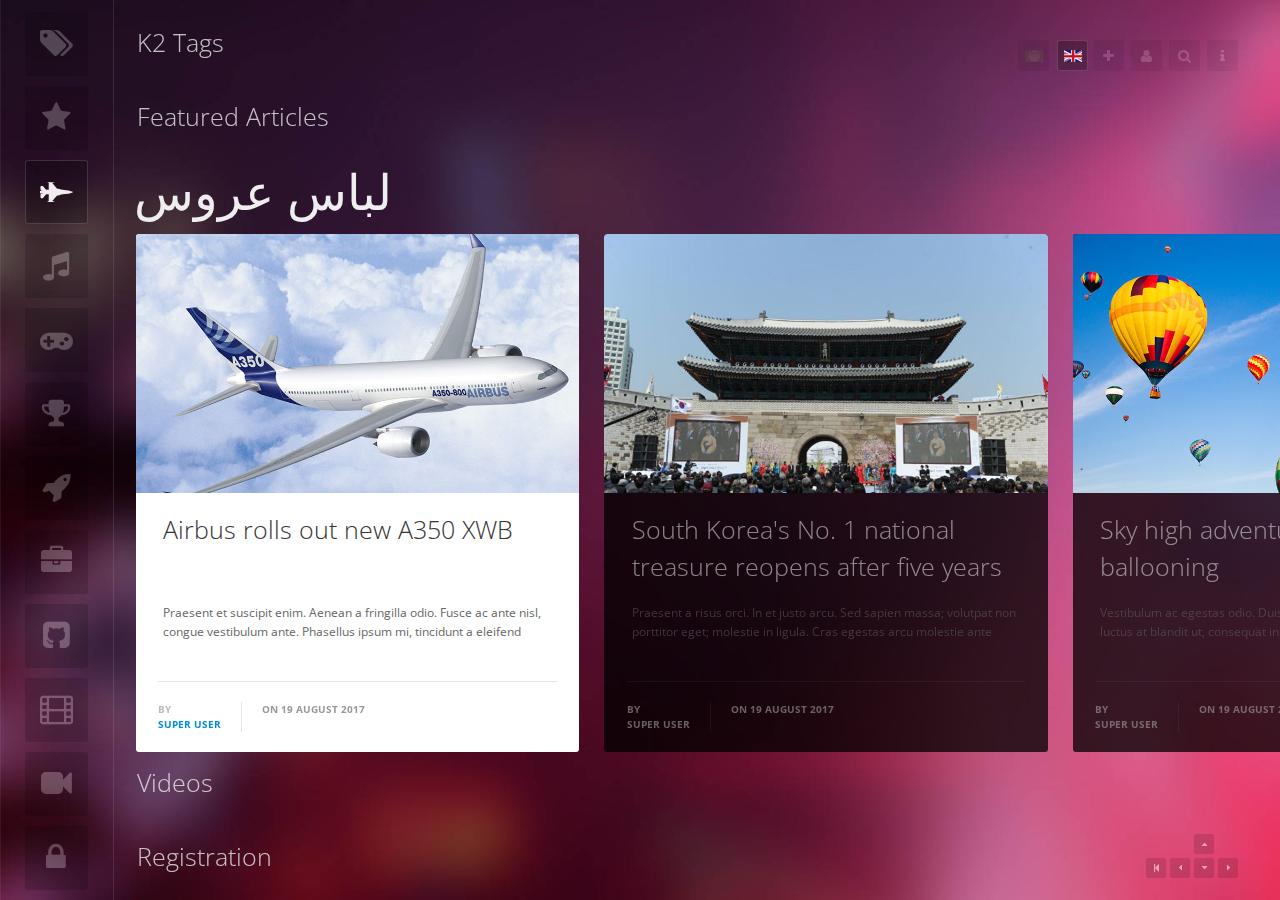
<file: www/01.html>
<!DOCTYPE html>
<html prefix="og: http://ogp.me/ns#" lang="en-gb" dir="ltr" class="com_content view-category layout-blog itemid-512  body-bg mm-hover j37">

  <head>
	<!-- <base href="http://ja-smashboard.demo.joomlart.com/index.php/en/travel" /> -->
	<meta http-equiv="content-type" content="text/html; charset=utf-8" />
	<!-- <meta name="description" content="Welcome to JoomlArt Demo Site" /> -->
	<!-- <meta name="generator" content="Joomla! - Open Source Content Management" /> -->
	<title>بسم الله الرحمن الرحیم</title>
	<!-- <link href="index.php/en/travel?format=feed&amp;type=rss" rel="alternate" type="application/rss+xml" title="RSS 2.0" /> -->
	<!-- <link href="index.php/en/travel?format=feed&amp;type=atom" rel="alternate" type="application/atom+xml" title="Atom 1.0" /> -->
	<link href="templates/ja_smashboard/favicon.ico" rel="shortcut icon" type="image/vnd.microsoft.icon" />
	<link href="css/css-a67b2-98834.css" rel="stylesheet" type="text/css" media="all" attribs="[]" />
	<link href="templates/ja_smashboard/fonts/simple-line-icons/2.4.1/css/simple-line-icons.min.css" rel="stylesheet" type="text/css" />
	<link href="css/fontiran.css" rel="stylesheet" type="text/css" media="all" attribs="[]" />
	<link href="css/css-8b947-98834.css" rel="stylesheet" type="text/css" media="all" attribs="[]" />
	<link href="css/css-c3ae1-98834.css" rel="stylesheet" type="text/css" media="all" attribs="[]" />
	<link href="http://fonts.googleapis.com/css?family=Open+Sans:400,300,600,700" rel="stylesheet" type="text/css" />
	<link href="css/css-5de6a-98830.css" rel="stylesheet" type="text/css" media="all" attribs="[]" />
	<script type="application/json" class="joomla-script-options new">{"system.paths":{"root":"","base":""},"system.keepalive":{"interval":840000,"uri":"\/index.php\/en\/component\/ajax\/?format=json"}}</script>
	<script src="media/jui/js/jquery.min.js?43813ce97dc2a26ae57600ee79fc8b77" type="text/javascript"></script>
	<script src="media/jui/js/jquery-noconflict.js?43813ce97dc2a26ae57600ee79fc8b77" type="text/javascript"></script>
	<script src="media/jui/js/jquery-migrate.min.js?43813ce97dc2a26ae57600ee79fc8b77" type="text/javascript"></script>
	<script src="media/k2/assets/js/k2.frontend.js?v=2.8.0&amp;sitepath=/" type="text/javascript"></script>
	<script src="media/system/js/mootools-core.js?43813ce97dc2a26ae57600ee79fc8b77" type="text/javascript"></script>
	<script src="media/system/js/core.js?43813ce97dc2a26ae57600ee79fc8b77" type="text/javascript"></script>
	<script src="media/system/js/mootools-more.js?43813ce97dc2a26ae57600ee79fc8b77" type="text/javascript"></script>
	<script src="media/system/js/caption.js?43813ce97dc2a26ae57600ee79fc8b77" type="text/javascript"></script>
	<script src="plugins/system/t3/base/bootstrap/js/bootstrap.js" type="text/javascript"></script>
	<script src="plugins/system/t3/base/js/jquery.tap.min.js" type="text/javascript"></script>
	<script src="plugins/system/t3/base/js/off-canvas.js" type="text/javascript"></script>
	<script src="plugins/system/t3/base/js/script.js" type="text/javascript"></script>
	<script src="plugins/system/t3/base/js/menu.js" type="text/javascript"></script>
	<script src="plugins/system/t3/base/js/responsive.js" type="text/javascript"></script>
	<script src="templates/ja_smashboard/js/jquery.easing.1.3.js" type="text/javascript"></script>
	<script src="templates/ja_smashboard/js/jquery.mousewheel.js" type="text/javascript"></script>
	<script src="templates/ja_smashboard/js/jquery.infinitescroll.js" type="text/javascript"></script>
	<script src="templates/ja_smashboard/js/jquery.address.js" type="text/javascript"></script>
	<script src="templates/ja_smashboard/js/iscroll/iscroll.js" type="text/javascript"></script>
	<script src="templates/ja_smashboard/js/zinga-scroller/Animate.js" type="text/javascript"></script>
	<script src="templates/ja_smashboard/js/zinga-scroller/Scroller.js" type="text/javascript"></script>
	<script src="templates/ja_smashboard/js/zinga-scroller/EasyScroller.js" type="text/javascript"></script>
	<script src="templates/ja_smashboard/js/threesixty.js" type="text/javascript"></script>
	<script src="templates/ja_smashboard/js/script.js" type="text/javascript"></script>
	<script src="templates/ja_smashboard/js/jquery.article.js" type="text/javascript"></script>
	<script src="templates/ja_smashboard/js/quicksearch.js" type="text/javascript"></script>
	<!--[if lt IE 9]><script src="media/system/js/polyfill.event.js?43813ce97dc2a26ae57600ee79fc8b77" type="text/javascript"></script><![endif]-->
	<script src="media/system/js/keepalive.js?43813ce97dc2a26ae57600ee79fc8b77" type="text/javascript"></script>
	<script src="media/com_acymailing/js/acymailing_module.js?v=550" type="text/javascript" async="async"></script>
	<script type="text/javascript">

var disqus_shortname = 'jademo';
var disqus_config = function(){
	this.language = 'en';
};
/*
window.addEvent('load', function(){
	(function () {
	  var s = document.createElement('script'); s.async = true;
	  s.src = 'http://jademo.disqus.com/count.js';
	  (document.getElementsByTagName('head')[0] || document.getElementsByTagName('body')[0]).appendChild(s);
	}());
});
*/
jQuery(window).on('load',  function() {
				new JCaption('img.caption');
			});
jQuery(function($){ $(".hasTooltip").tooltip({"html": true,"container": "body"}); });
	if(typeof acymailing == 'undefined'){
					var acymailing = Array();
				}
				acymailing['NAMECAPTION'] = 'Name';
				acymailing['NAME_MISSING'] = 'Please enter your name';
				acymailing['EMAILCAPTION'] = 'E-mail';
				acymailing['VALID_EMAIL'] = 'Please enter a valid e-mail address';
				acymailing['ACCEPT_TERMS'] = 'Please check the Terms and Conditions';
				acymailing['CAPTCHA_MISSING'] = 'The captcha is invalid, please try again';
				acymailing['NO_LIST_SELECTED'] = 'Please select the lists you want to subscribe to';
		
	</script>

	
<!-- META FOR IOS & HANDHELD -->
<meta name="viewport" content="width=device-width, initial-scale=1.0, maximum-scale=1.0, user-scalable=no"/>
<meta name="HandheldFriendly" content="true" />
<meta name="apple-mobile-web-app-capable" content="YES" />
<!-- //META FOR IOS & HANDHELD -->







<!-- Le HTML5 shim, for IE6-8 support of HTML5 elements -->
<!--[if lt IE 9]>
<script src="http://html5shim.googlecode.com/svn/trunk/html5.js"></script>
<![endif]-->

<!--[if IE 8]>
<link type="text/css" href="templates/ja_smashboard/css/ie8.css" rel="stylesheet">
<![endif]-->

<!-- For IE6-8 support of media query -->
<!--[if lt IE 9]>
<script type="text/javascript" src="plugins/system/t3/base/js/respond.min.js"></script>
<![endif]-->

<!-- You can add Google Analytics here-->

<script type="text/javascript">
	//<![CDATA[
	var T3JSVars = {
		baseUrl: '',
		tplUrl: 'templates/ja_smashboard',
		finishedMsg: '<em>Congratulations, you\'ve reached the end of the internet.</em>',
		msgText: '<em>Loading the next set of posts...</em>',
		ajaxTimeout: 'Loading seems to be taking a while...',
		pageNotFound: 'Page not found',
		pageNotFoundDesc: '<h1>404 Not Found</h1><p>Sorry, this page cannot be found.</p>',
		searchResultEmpty: 'Your search did not return any results. Please try again.'
	};
	//]]>
</script>
  </head>

  <body>

	
<!-- HEADER -->
<header id="t3-header" class="wrap t3-header">
	<!-- NAVBAR BUTTON -->
	<button type="button" class="btn btn-navbar visible-phone" data-toggle="collapse" data-target=".nav-collapse">
		<i class="icon-reorder"></i>
	</button>
	<!-- // NAVBAR BTN -->
  <div class="row">
	
	<div class="span6 top-social">
		<div class="row-fluid">
		  		  <!-- USER, FOLLOW US -->
		  <div class="nav span12 head-social pull-right clearfix">
		  
			<ul class="nav-tabs btn-social">
				<li class="dropdown">
					<div class="mod-languages">

	<ul class="lang-inline">
						<li dir="rtl">
			<a href="index.php/ar/">
												<img src="media/mod_languages/images/ar.gif" alt="Arabic" title="Arabic" />										</a>
			</li>
								<li class="lang-active" dir="ltr">
			<a href="index.php/en/">
												<img src="media/mod_languages/images/en.gif" alt="English (UK)" title="English (UK)" />										</a>
			</li>
				</ul>

</div>

				</li>
								<li class="dropdown parent nav-connect" data-altkey="S">
				  <a tabindex="-1" href="" data-toggle="dropdown" class="dropdown-toggle">
					<i class="icon-plus"></i>Follow Us				  </a>
				  <div class="nav-child dropdown-menu">
					<div class="dropdown-menu-inner">
					  	<div class="t3-module module social" id="Mod99">
	<div class="module-inner">
				  <div class="module-ct">
	  

<div class="custom social"  >
	<ul class="social-list clearfix">
<li class="twitter"><a title="Twitter" href="#"><span class="icon-twitter">&nbsp;</span>Twitter</a></li>
<li class="google"><a title="Google" href="#"><span class="icon-google-plus">&nbsp;</span> Google</a>
</li>
<li class="facebook"><a title="Facebook" href="#"><span class="icon-facebook">&nbsp;</span>Facebook</a></li>
<li class="printeres"><a title="Printeres" href="#"><span class="icon-pinterest">&nbsp;</span>Printeres</a></li>
</ul></div>
	  </div>
	</div>
  </div>
		<div class="t3-module module" id="Mod97">
	<div class="module-inner">
				  <h3 class="module-title"><span>AcyMailing Module</span></h3>
			<div class="module-ct">
	  <div class="acymailing_module" id="acymailing_module_formAcymailing12171">
	<div class="acymailing_fulldiv" id="acymailing_fulldiv_formAcymailing12171"  >
		<form id="formAcymailing12171" action="/index.php/en/travel" onsubmit="return submitacymailingform('optin','formAcymailing12171', 0)" method="post" name="formAcymailing12171"  >
		<div class="acymailing_module_form" >
						<table class="acymailing_form">
				<tr>
												<td class="acyfield_email acy_requiredField">
								<input id="user_email_formAcymailing12171"  onfocus="if(this.value == 'E-mail') this.value = '';" onblur="if(this.value=='') this.value='E-mail';" class="inputbox" type="text" name="user[email]" style="width:80%" value="E-mail" title="E-mail"/>
							</td> </tr><tr>
					
					<td  class="acysubbuttons">
												<input class="button subbutton btn btn-primary" type="submit" value="Subscribe" name="Submit" onclick="try{ return submitacymailingform('optin','formAcymailing12171', 0); }catch(err){alert('The form could not be submitted '+err);return false;}"/>
											</td>
				</tr>
			</table>
						<input type="hidden" name="ajax" value="0" />
			<input type="hidden" name="acy_source" value="module_97" />
			<input type="hidden" name="ctrl" value="sub"/>
			<input type="hidden" name="task" value="notask"/>
			<input type="hidden" name="redirect" value="http%3A%2F%2Fja-smashboard.demo.joomlart.com%2Findex.php%2Fen%2Ftravel"/>
			<input type="hidden" name="redirectunsub" value="http%3A%2F%2Fja-smashboard.demo.joomlart.com%2Findex.php%2Fen%2Ftravel"/>
			<input type="hidden" name="option" value="com_acymailing"/>
						<input type="hidden" name="hiddenlists" value="1"/>
			<input type="hidden" name="acyformname" value="formAcymailing12171" />
									</div>
		</form>
	</div>
	</div>
	  </div>
	</div>
  </div>
	
					</div>
				  </div>
				</li>
																<li class="dropdown parent nav-connect" data-altkey="U">
				  <a tabindex="-1" href="" data-toggle="dropdown" class="dropdown-toggle">
					<i class="icon-user"></i>
					User				  </a>
				  <div class="nav-child dropdown-menu">
					<div class="dropdown-menu-inner">
					  	<div class="t3-module module" id="Mod44">
	<div class="module-inner">
				  <h3 class="module-title"><span>Login</span></h3>
			<div class="module-ct">
	  <form action="/index.php/en/travel" method="post" id="login-form" >
		<fieldset class="userdata">
	<div id="form-login-username" class="control-group">
		<div class="controls">
					<div class="input-prepend">
				<span class="add-on"><i class="icon-user tip" title="Username"></i></span>
				<input id="modlgn-username" type="text" name="username" class="input" tabindex="0" size="18" placeholder="Username" />
			</div>
				</div>
	</div>
	<div id="form-login-password" class="control-group">
		<div class="controls">
					<div class="input-prepend">
				<span class="add-on"><i class="icon-lock tip" title="Password"></i></span>
				<input id="modlgn-passwd" type="password" name="password" class="input" tabindex="0" size="18" placeholder="Password" />
			</div>
				</div>
	</div>
	
			
		<div id="form-login-remember" class="control-group">
		<label for="modlgn-remember" class="checkbox"><input id="modlgn-remember" type="checkbox" name="remember" class="input" value="yes"/> Remember Me</label>
	</div>
		<div class="control-group">
		<input type="submit" name="Submit" class="btn btn-primary" value="Log in" />
	</div>

			<ul class="unstyled">
			<li>
				<a href="index.php/en/using-joomla/extensions/components/users-component/registration-form">
				Create an account <span class="icon-arrow-right"></span></a>
			</li>
			<li>
				<a href="index.php/en/using-joomla/extensions/components/users-component/username-reminder">
				  Forgot your username?</a>
			</li>
			<li>
				<a href="index.php/en/using-joomla/extensions/components/users-component/password-reset">Forgot your password?</a>
			</li>

		</ul>
	
	<input type="hidden" name="option" value="com_users" />
	<input type="hidden" name="task" value="user.login" />
	<input type="hidden" name="return" value="aW5kZXgucGhwP0l0ZW1pZD00MzUmbGFuZz1lbi1HQg==" />
	<input type="hidden" name="56eedbfeb3352562908d61e8a0f8c167" value="1" />	</fieldset>
	</form>
	  </div>
	</div>
  </div>
	
					</div>
				  </div>
				</li>
												<li class="dropdown parent nav-connect" data-altkey="F">
				  <a tabindex="-1" href="" data-toggle="dropdown" class=" dropdown-toggle">
					<i class="icon-search"></i>Search				  </a>
				  <div class="nav-child dropdown-menu">
					<div class="dropdown-menu-inner">
					  	<div class="t3-module module" id="Mod35">
	<div class="module-inner">
				  <h3 class="module-title"><span>Search</span></h3>
			<div class="module-ct">
	  <div class="search">
	<form action="/index.php/en/travel" method="post" class="form-inline form-search">
		<label for="mod-search-searchword" class="element-invisible">Search ...</label> <input name="searchword" id="mod-search-searchword" maxlength="200"  class="input" type="text" size="20" placeholder="Search ..." />		<input type="hidden" name="task" value="search" />
		<input type="hidden" name="option" value="com_search" />
		<input type="hidden" name="Itemid" value="512" />
	</form>
</div>
	  </div>
	</div>
  </div>
	
					  					  <div class="qs-result-panel t3-hide">
						<div class="qs-result-header"><h2>Search for<span class="qskeyword">...</span></h2></div>
						<div class="qs-result-list-wrap"><div class="qs-result-list"></div></div>
						<div class="qs-result-paging pagination"></div>
					  </div>
					  					</div>
				  </div>
				</li>
												<li class="dropdown nav-helps" data-altkey="I">
				  <a tabindex="-1" title="Helps" href="#t3-sidebar-1" role="button">
					<i class="icon-info"></i>Helps				  </a>
				</li>
							</ul>
		  </div>
		  <!-- //USER, FOLLOW US -->
		  
		  <div class="span12 pull-right logo">
		<div class="logo-image">
		  <a href="" title="JoomlArt Demo Site">
						  <img class="logo-img " src="templates/ja_smashboard/images/logo.png" alt="JoomlArt Demo Site" />
									<span>JoomlArt Demo Site</span>
		  </a>
		  <small class="site-slogan"></small>
		</div>
	  </div>
		</div>
	</div>
  </div>
</header>
<!-- //HEADER -->

	
	
<!-- MAIN NAVIGATION -->
<nav id="t3-mainnav" class="t3-mainnav navbar-collapse-fixed-top navbar-fixed-top">
  <div class="navbar">
	<div class="navbar-inner">
	  <div class="nav-collapse collapse always-show">
			<ul class="nav  nav-list">
				<li class="item-435" data-pagecls="body-bg"><a tabindex="-1" class="icon-star" href="index.php/en/"><span class="menu-title">Featured Articles</span></a></li>
				<li class="item-512 current active" data-pagecls="body-bg"><a tabindex="-1" class="icon-fighter-jet" href="index.php/en/travel"><span class="menu-title">لباس عروس</span></a></li>
				<li class="item-448" data-pagecls="body-bg body-bg-1"><a tabindex="-1" class="icon-music" href="index.php/en/music"><span class="menu-title">Music Page</span></a></li>
				<li class="item-468" data-pagecls="body-bg body-bg-2"><a tabindex="-1" class="icon-gamepad" href="index.php/en/gaming"><span class="menu-title">لباس کودک</span></a></li>
				<li class="item-469" data-pagecls="body-bg body-bg-3"><a tabindex="-1" class="icon-trophy" href="index.php/en/sports"><span class="menu-title">لباس ورزش</span></a></li>
				<li class="item-470" data-pagecls="body-bg body-bg-4"><a tabindex="-1" class="icon-rocket" href="index.php/en/entertainment"><span class="menu-title">Entertainment</span></a></li>
				<li class="item-471" data-pagecls="body-bg body-bg-5"><a tabindex="-1" class="icon-briefcase" href="index.php/en/science-technology"><span class="menu-title">Science &amp; Technology</span></a></li>
				<li class="item-455" data-pagecls="body-bg  body-bg-6"><a tabindex="-1" class="icon-github-sign" href="index.php/en/pets-animals"><span class="menu-title">Pets &amp; Animals</span></a></li>
				<li class="item-513" data-pagecls="body-bg body-bg-8"><a tabindex="-1" class="icon-film" href="index.php/en/movies"><span class="menu-title">Movies</span></a></li>
				<li class="item-514" data-pagecls="body-bg body-bg-9"><a tabindex="-1" class="icon-facetime-video" href="index.php/en/videos"><span class="menu-title">Videos</span></a></li>
				<li class="item-529" data-pagecls="noajax"><a tabindex="-1" class="icon-lock" href="index.php/en/registration"><span class="menu-title">Registration</span></a></li>
				<li class="item-530" data-pagecls="noajax"><a tabindex="-1" class="icon-user-md" href="index.php/en/contact"><span class="menu-title">Contact</span></a></li>
				<li class="item-544" data-pagecls="body-bg"><a tabindex="-1" class="icon-heart" href="index.php/en/k2-trending"><span class="menu-title">K2 Trending</span></a></li>
				<li class="item-546" data-pagecls="body-bg"><a tabindex="-1" class="icon-th-large" href="index.php/en/k2-user-page"><span class="menu-title">K2 User page</span></a></li>
				<li class="item-547" data-pagecls="body-bg"><a tabindex="-1" class="icon-tags" href="index.php/en/k2-tags"><span class="menu-title">K2 Tags</span></a></li>
			</ul>
		</div>
	</div>
  </div>
</nav>
<!-- //MAIN NAVIGATION -->

	
<section id="t3-mainbody" class="container t3-mainbody">
	<div class="row">
	  <!-- MAIN CONTENT -->
	  <div id="t3-content" class="t3-content span9 pull-left"  data-default="span9 pull-left" data-xtablet="span8 pull-left" data-tablet="span9">
		<div id="system-message-container">
	</div>

		<div class="ja-infinity-wraper">

			
	
	<div class="ja-infinity blog body-bg clearfix">

				
				
							<div class="item travel">
<!-- Article -->
<article itemscope itemtype="http://schema.org/Article">
			<div class="item-image-wrap">
			
						<div class="pull-left item-image"> <img
							 src="images/joomlart/demo/travel/travel1.jpg" alt="" itemprop="thumbnailUrl" />
		  	</div>
			
		</div>
	
	<div class="view-item">
				<header class="article-header clearfix">
			<h2 class="article-title" itemprop="name">
								
									<a class="article-link" href="index.php/en/travel/163-airbus-rolls-out-new-a350-xwb"> Airbus rolls out new A350 XWB</a>
									
			</h2>			
		</header>
			  
		<!-- Aside -->
				<aside class="article-aside clearfix">

						<dl class="article-info pull-left">
				<dt class="article-info-term">Details</dt>

								<dd class="createdby" itemprop="author" itemscope itemtype="http://schema.org/Person">
										
											By <span><a href="index.php/en/component/contact/contact/9?Itemid=435" >Super User</a></span>									</dd>
				
								<dd class="published" itemprop="datePublished">
					on <span>19 August 2017</span>				</dd>
				
				
				
								
																	<dd style="float: none;">&nbsp;</dd>
					<dd class="comment-view">
						<div class="jacomment-count">
	<a class="jacomment-counter" data-disqus-identifier="com_content:article:163" href="http://ja-smashboard.demo.joomlart.com/index.php/en/travel/163-airbus-rolls-out-new-a350-xwb#disqus_thread" onclick="location.href='http://ja-smashboard.demo.joomlart.com/index.php/en/travel/163-airbus-rolls-out-new-a350-xwb#disqus_thread'; return false;" title=""></a>
	</div>					</dd>
				
			</dl>
			
		</aside>
				<!-- //Aside -->

				
				<section class="article-intro clearfix" itemprop="articleBody">
			<p>Praesent et suscipit enim. Aenean a fringilla odio. Fusce ac ante nisl, congue vestibulum ante. Phasellus ipsum mi, tincidunt a eleifend ultricies, porta non nisl. Cras commodo, lectus sit amet mattis mattis, nulla leo pellentesque tellus, a aliquet diam ligula vel dui. Sed aliquam, turpis id euismod elementum, libero est molestie purus, eu vehicula tellus purus ut urna. Maecenas est orci, rutrum eget auctor vitae; ullamcorper nec enim.</p>
		</section>
		
										
			</div>
</article>
<!-- //Article -->
</div>
							<div class="item travel">
<!-- Article -->
<article itemscope itemtype="http://schema.org/Article">
			<div class="item-image-wrap">
			
						<div class="pull-left item-image"> <img
							 src="images/joomlart/demo/travel/travel2.jpg" alt="" itemprop="thumbnailUrl" />
		  	</div>
			
		</div>
	
	<div class="view-item">
				<header class="article-header clearfix">
			<h2 class="article-title" itemprop="name">
								
									<a class="article-link" href="index.php/en/travel/164-south-korea-s-no-1-national-treasure-reopens-after-five-years"> South Korea's No. 1 national treasure reopens after five years</a>
									
			</h2>			
		</header>
			  
		<!-- Aside -->
				<aside class="article-aside clearfix">

						<dl class="article-info pull-left">
				<dt class="article-info-term">Details</dt>

								<dd class="createdby" itemprop="author" itemscope itemtype="http://schema.org/Person">
										
											By <span><a href="index.php/en/component/contact/contact/9?Itemid=435" >Super User</a></span>									</dd>
				
								<dd class="published" itemprop="datePublished">
					on <span>19 August 2017</span>				</dd>
				
				
				
								
																	<dd style="float: none;">&nbsp;</dd>
					<dd class="comment-view">
						<div class="jacomment-count">
	<a class="jacomment-counter" data-disqus-identifier="com_content:article:164" href="http://ja-smashboard.demo.joomlart.com/index.php/en/travel/164-south-korea-s-no-1-national-treasure-reopens-after-five-years#disqus_thread" onclick="location.href='http://ja-smashboard.demo.joomlart.com/index.php/en/travel/164-south-korea-s-no-1-national-treasure-reopens-after-five-years#disqus_thread'; return false;" title=""></a>
	</div>					</dd>
				
			</dl>
			
		</aside>
				<!-- //Aside -->

				
				<section class="article-intro clearfix" itemprop="articleBody">
			<p>Praesent a risus orci. In et justo arcu. Sed sapien massa; volutpat non porttitor eget; molestie in ligula. Cras egestas arcu molestie ante aliquam faucibus. Etiam sed mollis lectus. Sed mauris nisi, varius in aliquet sed; iaculis in eros? Sed euismod vulputate massa; in tristique elit rhoncus et. Sed posuere, quam sit amet vehicula pharetra, diam magna ornare felis; ut tristique elit turpis et mauris.</p>
		</section>
		
										
			</div>
</article>
<!-- //Article -->
</div>
							<div class="item travel">
<!-- Article -->
<article itemscope itemtype="http://schema.org/Article">
			<div class="item-image-wrap">
			
						<div class="pull-left item-image"> <img
							 src="images/joomlart/demo/travel/travel3.jpg" alt="" itemprop="thumbnailUrl" />
		  	</div>
			
		</div>
	
	<div class="view-item">
				<header class="article-header clearfix">
			<h2 class="article-title" itemprop="name">
								
									<a class="article-link" href="index.php/en/travel/165-sky-high-adventures-hot-air-ballooning"> Sky high adventures : Hot air ballooning</a>
									
			</h2>			
		</header>
			  
		<!-- Aside -->
				<aside class="article-aside clearfix">

						<dl class="article-info pull-left">
				<dt class="article-info-term">Details</dt>

								<dd class="createdby" itemprop="author" itemscope itemtype="http://schema.org/Person">
										
											By <span><a href="index.php/en/component/contact/contact/9?Itemid=435" >Super User</a></span>									</dd>
				
								<dd class="published" itemprop="datePublished">
					on <span>19 August 2017</span>				</dd>
				
				
				
								
																	<dd style="float: none;">&nbsp;</dd>
					<dd class="comment-view">
						<div class="jacomment-count">
	<a class="jacomment-counter" data-disqus-identifier="com_content:article:165" href="http://ja-smashboard.demo.joomlart.com/index.php/en/travel/165-sky-high-adventures-hot-air-ballooning#disqus_thread" onclick="location.href='http://ja-smashboard.demo.joomlart.com/index.php/en/travel/165-sky-high-adventures-hot-air-ballooning#disqus_thread'; return false;" title=""></a>
	</div>					</dd>
				
			</dl>
			
		</aside>
				<!-- //Aside -->

				
				<section class="article-intro clearfix" itemprop="articleBody">
			<p>Vestibulum ac egestas odio. Duis quis pulvinar odio. Sed magna dui, luctus at blandit ut, consequat in lacus. Fusce at ante dolor, et commodo lorem. Nulla eu leo urna, at egestas enim! In nisi nisl, dapibus vitae feugiat ac; malesuada sit amet mi? Etiam et neque vitae nunc feugiat sodales.</p>
		</section>
		
										
			</div>
</article>
<!-- //Article -->
</div>
							<div class="item travel">
<!-- Article -->
<article itemscope itemtype="http://schema.org/Article">
			<div class="item-image-wrap">
			
						<div class="pull-left item-image"> <img
							 src="images/joomlart/demo/travel/travel4.jpg" alt="" itemprop="thumbnailUrl" />
		  	</div>
			
		</div>
	
	<div class="view-item">
				<header class="article-header clearfix">
			<h2 class="article-title" itemprop="name">
								
									<a class="article-link" href="index.php/en/travel/166-trinity-college-in-the-early-evening-dublin-ireland"> Trinity College in the early evening, Dublin, Ireland</a>
									
			</h2>			
		</header>
			  
		<!-- Aside -->
				<aside class="article-aside clearfix">

						<dl class="article-info pull-left">
				<dt class="article-info-term">Details</dt>

								<dd class="createdby" itemprop="author" itemscope itemtype="http://schema.org/Person">
										
											By <span><a href="index.php/en/component/contact/contact/9?Itemid=435" >Super User</a></span>									</dd>
				
								<dd class="published" itemprop="datePublished">
					on <span>19 August 2017</span>				</dd>
				
				
				
								
																	<dd style="float: none;">&nbsp;</dd>
					<dd class="comment-view">
						<div class="jacomment-count">
	<a class="jacomment-counter" data-disqus-identifier="com_content:article:166" href="http://ja-smashboard.demo.joomlart.com/index.php/en/travel/166-trinity-college-in-the-early-evening-dublin-ireland#disqus_thread" onclick="location.href='http://ja-smashboard.demo.joomlart.com/index.php/en/travel/166-trinity-college-in-the-early-evening-dublin-ireland#disqus_thread'; return false;" title=""></a>
	</div>					</dd>
				
			</dl>
			
		</aside>
				<!-- //Aside -->

				
				<section class="article-intro clearfix" itemprop="articleBody">
			<p>Quisque non est a urna semper commodo a vitae purus. Cras congue venenatis massa, eget tempor libero porttitor ut. Nullam porta, nibh sed tincidunt cursus; lectus justo ultricies libero, id facilisis velit augue non nunc. Curabitur velit arcu, euismod sed pretium non, dictum id eros. Pellentesque a purus vel tortor luctus eleifend non nec ante. Fusce quis massa nisl; vitae facilisis tortor. Nunc facilisis, nibh eget interdum feugiat, quam nulla cursus libero, eu ultricies ipsum dolor sit amet dolor.</p>
		</section>
		
										
			</div>
</article>
<!-- //Article -->
</div>
							<div class="item travel">
<!-- Article -->
<article itemscope itemtype="http://schema.org/Article">
			<div class="item-image-wrap">
			
						<div class="pull-left item-image"> <img
							 src="images/joomlart/demo/travel/travel5.jpg" alt="" itemprop="thumbnailUrl" />
		  	</div>
			
		</div>
	
	<div class="view-item">
				<header class="article-header clearfix">
			<h2 class="article-title" itemprop="name">
								
									<a class="article-link" href="index.php/en/travel/167-new-zealand-tours-a-view-of-rangitito-island-from-auckland-s-north-shore"> New Zealand Tours :  A view of Rangitito Island from Auckland's North Shore</a>
									
			</h2>			
		</header>
			  
		<!-- Aside -->
				<aside class="article-aside clearfix">

						<dl class="article-info pull-left">
				<dt class="article-info-term">Details</dt>

								<dd class="createdby" itemprop="author" itemscope itemtype="http://schema.org/Person">
										
											By <span><a href="index.php/en/component/contact/contact/9?Itemid=435" >Super User</a></span>									</dd>
				
								<dd class="published" itemprop="datePublished">
					on <span>19 August 2017</span>				</dd>
				
				
				
								
																	<dd style="float: none;">&nbsp;</dd>
					<dd class="comment-view">
						<div class="jacomment-count">
	<a class="jacomment-counter" data-disqus-identifier="com_content:article:167" href="http://ja-smashboard.demo.joomlart.com/index.php/en/travel/167-new-zealand-tours-a-view-of-rangitito-island-from-auckland-s-north-shore#disqus_thread" onclick="location.href='http://ja-smashboard.demo.joomlart.com/index.php/en/travel/167-new-zealand-tours-a-view-of-rangitito-island-from-auckland-s-north-shore#disqus_thread'; return false;" title=""></a>
	</div>					</dd>
				
			</dl>
			
		</aside>
				<!-- //Aside -->

				
				<section class="article-intro clearfix" itemprop="articleBody">
			<p>Etiam leo mauris, vestibulum in molestie sed, sagittis ac sem. Sed auctor tellus nec enim bibendum nec luctus arcu tempor. Suspendisse turpis augue, aliquam nec placerat non, congue eget nibh. Sed nec purus eget mauris eleifend iaculis. Nam euismod aliquet tempus. Integer adipiscing nibh viverra augue consequat pharetra! Donec et tellus magna! Donec nec lacus risus, sit amet interdum arcu. Ut in blandit mi. Vivamus sodales, metus in sodales consequat; lectus orci volutpat turpis; et blandit sem risus vel velit. Phasellus sed enim sed diam imperdiet blandit quis vitae massa.</p>
<p>Pellentesque quis diam urna. In mollis mi vitae neque ornare volutpat. Etiam non est at lectus egestas ultrices? Duis dapibus aliquam quam sed pellentesque. Suspendisse potenti. Vestibulum semper vestibulum nunc in pulvinar. Donec eget tincidunt nisi. Suspendisse condimentum, felis id viverra ornare, felis mi feugiat ante, at pulvinar elit turpis nec nulla. Donec nisi tortor, faucibus eget pellentesque vel, cursus a purus. Donec tristique dolor libero. Sed blandit placerat arcu, at fringilla ante convallis sit amet. Vestibulum rhoncus commodo velit, vel bibendum odio suscipit sed. Nulla at pretium odio. Integer ut mauris elit, eu rutrum justo!</p>
<p>Curabitur dictum pulvinar nibh eu condimentum. Maecenas gravida magna sit amet lorem hendrerit tincidunt. Ut augue neque, porttitor ut tristique a; imperdiet vel quam. Mauris vel tortor ac est auctor posuere quis sit amet arcu. Pellentesque a neque ante, vel pretium urna! Nam vehicula scelerisque lectus, et iaculis nulla mollis sed? Nunc eu nisl sagittis justo feugiat imperdiet. In non diam libero, eu mollis sapien. In hac habitasse platea dictumst. Nam ut eros eros, id iaculis ipsum. Proin non vulputate sapien.</p>		</section>
		
										
			</div>
</article>
<!-- //Article -->
</div>
							<div class="item travel">
<!-- Article -->
<article itemscope itemtype="http://schema.org/Article">
			<div class="item-image-wrap">
			
						<div class="pull-left item-image"> <img
							 src="images/joomlart/demo/travel/travel6.jpg" alt="" itemprop="thumbnailUrl" />
		  	</div>
			
		</div>
	
	<div class="view-item">
				<header class="article-header clearfix">
			<h2 class="article-title" itemprop="name">
								
									<a class="article-link" href="index.php/en/travel/168-hawaii-vacation-palm-trees-blue-sky-and-sea-in-hawaii"> Hawaii Vacation - Palm trees, Blue sky and Sea in Hawaii</a>
									
			</h2>			
		</header>
			  
		<!-- Aside -->
				<aside class="article-aside clearfix">

						<dl class="article-info pull-left">
				<dt class="article-info-term">Details</dt>

								<dd class="createdby" itemprop="author" itemscope itemtype="http://schema.org/Person">
										
											By <span><a href="index.php/en/component/contact/contact/9?Itemid=435" >Super User</a></span>									</dd>
				
								<dd class="published" itemprop="datePublished">
					on <span>19 August 2017</span>				</dd>
				
				
				
								
																	<dd style="float: none;">&nbsp;</dd>
					<dd class="comment-view">
						<div class="jacomment-count">
	<a class="jacomment-counter" data-disqus-identifier="com_content:article:168" href="http://ja-smashboard.demo.joomlart.com/index.php/en/travel/168-hawaii-vacation-palm-trees-blue-sky-and-sea-in-hawaii#disqus_thread" onclick="location.href='http://ja-smashboard.demo.joomlart.com/index.php/en/travel/168-hawaii-vacation-palm-trees-blue-sky-and-sea-in-hawaii#disqus_thread'; return false;" title=""></a>
	</div>					</dd>
				
			</dl>
			
		</aside>
				<!-- //Aside -->

				
				<section class="article-intro clearfix" itemprop="articleBody">
			<p>Mauris quis augue et neque posuere dictum et in purus. Aliquam eleifend tempus sem in molestie. Mauris egestas sem vitae justo fermentum dapibus. Aliquam mattis accumsan egestas? Vivamus congue lectus et nisi ultricies feugiat. Morbi sapien mi, placerat vel sagittis ut, varius in augue. Sed a ligula eu nisi gravida sagittis malesuada sit amet eros. Maecenas non elit turpis, nec commodo leo. Nullam placerat tincidunt leo et suscipit.</p>
		</section>
		
										
			</div>
</article>
<!-- //Article -->
</div>
							<div class="item travel">
<!-- Article -->
<article itemscope itemtype="http://schema.org/Article">
			<div class="item-image-wrap">
			
						<div class="pull-left item-image"> <img
							 src="images/joomlart/demo/travel/travel7.jpg" alt="" itemprop="thumbnailUrl" />
		  	</div>
			
		</div>
	
	<div class="view-item">
				<header class="article-header clearfix">
			<h2 class="article-title" itemprop="name">
								
									<a class="article-link" href="index.php/en/travel/169-tourist-attractions-country-villa-val-diorcia-tuscany-italy"> Tourist Attractions -  Country Villa Val diOrcia Tuscany Italy</a>
									
			</h2>			
		</header>
			  
		<!-- Aside -->
				<aside class="article-aside clearfix">

						<dl class="article-info pull-left">
				<dt class="article-info-term">Details</dt>

								<dd class="createdby" itemprop="author" itemscope itemtype="http://schema.org/Person">
										
											By <span><a href="index.php/en/component/contact/contact/9?Itemid=435" >Super User</a></span>									</dd>
				
								<dd class="published" itemprop="datePublished">
					on <span>19 August 2017</span>				</dd>
				
				
				
								
																	<dd style="float: none;">&nbsp;</dd>
					<dd class="comment-view">
						<div class="jacomment-count">
	<a class="jacomment-counter" data-disqus-identifier="com_content:article:169" href="http://ja-smashboard.demo.joomlart.com/index.php/en/travel/169-tourist-attractions-country-villa-val-diorcia-tuscany-italy#disqus_thread" onclick="location.href='http://ja-smashboard.demo.joomlart.com/index.php/en/travel/169-tourist-attractions-country-villa-val-diorcia-tuscany-italy#disqus_thread'; return false;" title=""></a>
	</div>					</dd>
				
			</dl>
			
		</aside>
				<!-- //Aside -->

				
				<section class="article-intro clearfix" itemprop="articleBody">
			<p>Curabitur non lacinia neque. Nunc sed diam accumsan felis adipiscing venenatis. Aliquam sapien est, tincidunt vitae mollis pharetra, condimentum quis ipsum. Phasellus sed nisi enim, eget molestie velit. Duis dictum arcu mauris. Proin ut dui nec urna auctor scelerisque et ut lacus. Morbi id lectus non neque adipiscing lacinia vel egestas nunc! Quisque non nibh metus, nec scelerisque neque. Sed sed nisl odio, sed tristique metus.</p>
		</section>
		
										
			</div>
</article>
<!-- //Article -->
</div>
							<div class="item travel">
<!-- Article -->
<article itemscope itemtype="http://schema.org/Article">
			<div class="item-image-wrap">
			
						<div class="pull-left item-image"> <img
							 src="images/joomlart/demo/travel/travel8.jpg" alt="" itemprop="thumbnailUrl" />
		  	</div>
			
		</div>
	
	<div class="view-item">
				<header class="article-header clearfix">
			<h2 class="article-title" itemprop="name">
								
									<a class="article-link" href="index.php/en/travel/170-outdoor-market-red-lanterns-for-new-year-celebration-beijing-china"> Outdoor Market - Red lanterns for New Year Celebration, Beijing, China</a>
									
			</h2>			
		</header>
			  
		<!-- Aside -->
				<aside class="article-aside clearfix">

						<dl class="article-info pull-left">
				<dt class="article-info-term">Details</dt>

								<dd class="createdby" itemprop="author" itemscope itemtype="http://schema.org/Person">
										
											By <span><a href="index.php/en/component/contact/contact/9?Itemid=435" >Super User</a></span>									</dd>
				
								<dd class="published" itemprop="datePublished">
					on <span>19 August 2017</span>				</dd>
				
				
				
								
																	<dd style="float: none;">&nbsp;</dd>
					<dd class="comment-view">
						<div class="jacomment-count">
	<a class="jacomment-counter" data-disqus-identifier="com_content:article:170" href="http://ja-smashboard.demo.joomlart.com/index.php/en/travel/170-outdoor-market-red-lanterns-for-new-year-celebration-beijing-china#disqus_thread" onclick="location.href='http://ja-smashboard.demo.joomlart.com/index.php/en/travel/170-outdoor-market-red-lanterns-for-new-year-celebration-beijing-china#disqus_thread'; return false;" title=""></a>
	</div>					</dd>
				
			</dl>
			
		</aside>
				<!-- //Aside -->

				
				<section class="article-intro clearfix" itemprop="articleBody">
			<p>In hac habitasse platea dictumst. Ut et turpis ut ante vestibulum porttitor. Nunc a dignissim orci. Suspendisse quis orci imperdiet sapien vehicula pulvinar. Fusce faucibus magna ac erat feugiat pulvinar. Suspendisse potenti. Lorem ipsum dolor sit amet, consectetur adipiscing elit. Donec a neque ut purus luctus cursus in ac justo.</p>
		</section>
		
										
			</div>
</article>
<!-- //Article -->
</div>
							<div class="item travel">
<!-- Article -->
<article itemscope itemtype="http://schema.org/Article">
			<div class="item-image-wrap">
			
						<div class="pull-left item-image"> <img
							 src="images/joomlart/demo/travel/travel9.jpg" alt="" itemprop="thumbnailUrl" />
		  	</div>
			
		</div>
	
	<div class="view-item">
				<header class="article-header clearfix">
			<h2 class="article-title" itemprop="name">
								
									<a class="article-link" href="index.php/en/travel/171-on-the-road-kanda-festival-japan"> On the road: Kanda Festival, Japan</a>
									
			</h2>			
		</header>
			  
		<!-- Aside -->
				<aside class="article-aside clearfix">

						<dl class="article-info pull-left">
				<dt class="article-info-term">Details</dt>

								<dd class="createdby" itemprop="author" itemscope itemtype="http://schema.org/Person">
										
											By <span><a href="index.php/en/component/contact/contact/9?Itemid=435" >Super User</a></span>									</dd>
				
								<dd class="published" itemprop="datePublished">
					on <span>19 August 2017</span>				</dd>
				
				
				
								
																	<dd style="float: none;">&nbsp;</dd>
					<dd class="comment-view">
						<div class="jacomment-count">
	<a class="jacomment-counter" data-disqus-identifier="com_content:article:171" href="http://ja-smashboard.demo.joomlart.com/index.php/en/travel/171-on-the-road-kanda-festival-japan#disqus_thread" onclick="location.href='http://ja-smashboard.demo.joomlart.com/index.php/en/travel/171-on-the-road-kanda-festival-japan#disqus_thread'; return false;" title=""></a>
	</div>					</dd>
				
			</dl>
			
		</aside>
				<!-- //Aside -->

				
				<section class="article-intro clearfix" itemprop="articleBody">
			<p>Curabitur quis velit sapien, ac pellentesque enim? Pellentesque dolor elit; dictum quis lobortis quis; pellentesque sagittis magna. Pellentesque id urna vel eros tempor fringilla! In hac habitasse platea dictumst. Nunc iaculis hendrerit nibh, a ultrices risus lobortis ac. Proin tristique ligula non dui porta consequat! Quisque posuere ipsum sed libero gravida in ullamcorper tellus condimentum.</p>
		</section>
		
										
			</div>
</article>
<!-- //Article -->
</div>
							<div class="item travel">
<!-- Article -->
<article itemscope itemtype="http://schema.org/Article">
			<div class="item-image-wrap">
			
						<div class="pull-left item-image"> <img
							 src="images/joomlart/demo/travel/travel10.jpg" alt="" itemprop="thumbnailUrl" />
		  	</div>
			
		</div>
	
	<div class="view-item">
				<header class="article-header clearfix">
			<h2 class="article-title" itemprop="name">
								
									<a class="article-link" href="index.php/en/travel/172-passenger-rightfully-booted-off-plane-for-singing-i-will-always-love-you"> Passenger rightfully booted off plane for singing 'I will always love you'</a>
									
			</h2>			
		</header>
			  
		<!-- Aside -->
				<aside class="article-aside clearfix">

						<dl class="article-info pull-left">
				<dt class="article-info-term">Details</dt>

								<dd class="createdby" itemprop="author" itemscope itemtype="http://schema.org/Person">
										
											By <span><a href="index.php/en/component/contact/contact/9?Itemid=435" >Super User</a></span>									</dd>
				
								<dd class="published" itemprop="datePublished">
					on <span>19 August 2017</span>				</dd>
				
				
				
								
																	<dd style="float: none;">&nbsp;</dd>
					<dd class="comment-view">
						<div class="jacomment-count">
	<a class="jacomment-counter" data-disqus-identifier="com_content:article:172" href="http://ja-smashboard.demo.joomlart.com/index.php/en/travel/172-passenger-rightfully-booted-off-plane-for-singing-i-will-always-love-you#disqus_thread" onclick="location.href='http://ja-smashboard.demo.joomlart.com/index.php/en/travel/172-passenger-rightfully-booted-off-plane-for-singing-i-will-always-love-you#disqus_thread'; return false;" title=""></a>
	</div>					</dd>
				
			</dl>
			
		</aside>
				<!-- //Aside -->

				
				<section class="article-intro clearfix" itemprop="articleBody">
			<p>Praesent dolor dolor, porttitor tempor tristique a, egestas nec orci. Donec elit lorem, iaculis mattis tincidunt facilisis, euismod sed sapien. Vivamus tempus, nunc vel molestie tincidunt, odio odio pulvinar metus; et molestie purus nisi non nunc. Vestibulum porttitor interdum mauris, a euismod lacus ultrices id. Proin consequat lorem et est blandit vehicula cursus sapien consectetur.</p>
		</section>
		
										
			</div>
</article>
<!-- //Article -->
</div>
							<div class="item travel">
<!-- Article -->
<article itemscope itemtype="http://schema.org/Article">
			<div class="item-image-wrap">
			
						<div class="pull-left item-image"> <img
							 src="images/joomlart/demo/travel/travel11.jpg" alt="" itemprop="thumbnailUrl" />
		  	</div>
			
		</div>
	
	<div class="view-item">
				<header class="article-header clearfix">
			<h2 class="article-title" itemprop="name">
								
									<a class="article-link" href="index.php/en/travel/173-living-in-great-cities-for-history-and-ancient-ruins"> Living in... great cities for history and ancient ruins</a>
									
			</h2>			
		</header>
			  
		<!-- Aside -->
				<aside class="article-aside clearfix">

						<dl class="article-info pull-left">
				<dt class="article-info-term">Details</dt>

								<dd class="createdby" itemprop="author" itemscope itemtype="http://schema.org/Person">
										
											By <span><a href="index.php/en/component/contact/contact/9?Itemid=435" >Super User</a></span>									</dd>
				
								<dd class="published" itemprop="datePublished">
					on <span>19 August 2017</span>				</dd>
				
				
				
								
																	<dd style="float: none;">&nbsp;</dd>
					<dd class="comment-view">
						<div class="jacomment-count">
	<a class="jacomment-counter" data-disqus-identifier="com_content:article:173" href="http://ja-smashboard.demo.joomlart.com/index.php/en/travel/173-living-in-great-cities-for-history-and-ancient-ruins#disqus_thread" onclick="location.href='http://ja-smashboard.demo.joomlart.com/index.php/en/travel/173-living-in-great-cities-for-history-and-ancient-ruins#disqus_thread'; return false;" title=""></a>
	</div>					</dd>
				
			</dl>
			
		</aside>
				<!-- //Aside -->

				
				<section class="article-intro clearfix" itemprop="articleBody">
			<p>Pellentesque dapibus posuere eros, id cursus eros tincidunt in? Donec aliquet, quam in malesuada elementum, neque risus pretium nulla, non mattis lorem felis sit amet nisi. In in pharetra leo. Integer sit amet nibh vitae ipsum bibendum consectetur. Nulla egestas vestibulum suscipit. Duis ultrices; ante sit amet consectetur adipiscing, tortor turpis pellentesque dolor, quis rhoncus ante urna vitae dui. Suspendisse dolor mi, euismod ut cursus in, facilisis lacinia sapien!</p>
		</section>
		
										
			</div>
</article>
<!-- //Article -->
</div>
			
		
		
			</div>

	</div>

	  </div>
	  <!-- //MAIN CONTENT -->

		<!-- SIDEBAR 1 -->
	<div id="t3-sidebar-1" class="t3-sidebar t3-sidebar-1 span3 t3respon" data-default="span3" data-xtablet="span4" data-tablet="span9 spanfirst" tabindex="-1" role="dialog" aria-hidden="true">
	  <div class="sidebar-inner">
		<div class="sidebar-scroller">
		  	<div class="t3-module module" id="Mod108">
	<div class="module-inner">
				  <h3 class="module-title"><span>Helps</span></h3>
			<div class="module-ct">
	  

<div class="custom"  >
	<table class="symbols-list">
<tbody>
<tr>
<td><span class="symbol">←</span><span>Prev article</span></td>
<td><span class="symbol">↑</span><span>Prev Category</span></td>
</tr>
<tr>
<td><span class="symbol">→</span><span>Next article</span></td>
<td><span class="symbol">↓</span><span>Next Category</span></td>
</tr>
<tr>
<td><span class="symbol ">«</span><span>Back to first article</span></td>
<td><span class="symbol">F</span><span>Search / Find</span></td>
</tr>
<tr>
<td><span class="symbol">↵</span><span>Go to item link</span></td>
<td><span class="symbol">S</span><span>Share / Social</span></td>
</tr>
<tr>
<td><span class="symbol">I</span><span>Info (left column)</span></td>
<td><span class="symbol">U</span><span>Login Form</span></td>
</tr>
<tr>
<td><span class="symbol">ESC</span><span>Close popup</span></td>
<td></td>
</tr>
</tbody>
</table></div>
	  </div>
	</div>
  </div>
		<div class="t3-module module" id="Mod110">
	<div class="module-inner">
				  <h3 class="module-title"><span>About Us</span></h3>
			<div class="module-ct">
	  

<div class="custom"  >
	<p class="about"><img src="images/joomlart/demo/about.jpg" alt="Sample Image" />Lorem ipsum dolor sit amet consectetuer ipsum consequat consectetuer laoreet eros. Rhoncus mollis hendrerit quis nunc Vivamus sit hendrerit Nulla dui est. Risus neque sagittis Vestibulum ut felis pretium nibh Sed Phasellus lorem. Accumsan ligula Fusce eros magna tempus nisl elit laoreet congue adipiscing.</p></div>
	  </div>
	</div>
  </div>
		<div class="t3-module module" id="Mod41">
	<div class="module-inner">
				  <div class="module-ct">
	  <small>Copyright &#169; 2017 JoomlArt Demo Site. All Rights Reserved. Powered by <a href="http://www.joomlart.com/joomla/templates/ja-smashboard" title="JA Smashboard"  rel="nofollow" >JA Smashboard</a> - Designed by JoomlArt.com.</small>
<br />
<small><a href="https://www.joomla.org">Joomla!</a> is Free Software released under the <a href="https://www.gnu.org/licenses/gpl-2.0.html">GNU General Public License.</a></small>	  </div>
	</div>
  </div>
	
		</div>
	  </div>
	  
			<div class="poweredby">
		<small><a class="t3-logo t3-logo-dark" href="http://t3-framework.org" title="Powered By T3 Framework" target="_blank">Powered by <strong>T3 Framework</strong></a></small>
	  </div>
		  </div>
	<!-- //SIDEBAR 1 -->
		</div>
</section>

	
	
<!-- FOOTER -->
<footer id="t3-footer" class="wrap t3-footer span3 pull-right">
  <section class="t3-copyright">
	<div class="row">
	  <div class="copyright">
		

<div class="custom"  >
	<div class="ja-keyboard-btns clearfix">
   <a href="#" title="Up" class="ja-keyboard-up"  tabindex="-1"><i class="icon-caret-up"></i></a>
   <a href="#" title="right" class="ja-keyboard-right"  tabindex="-1"><i class="icon-caret-right"></i></a>
   <a href="#" title="Down" class="ja-keyboard-down"  tabindex="-1"><i class="icon-caret-down"></i></a>
   <a href="#" title="Left" class="ja-keyboard-left"  tabindex="-1"><i class="icon-caret-left"></i></a>
   <a href="#" title="Backward" class="ja-keyboard-playback"  tabindex="-1"><i class="icon-step-backward"></i></a>
</div></div>

	  </div>
	</div>
  </section>

</footer>
<!-- //FOOTER -->

	
<!-- POPUP VIEW -->
<div id="popup-view">
	<div id="popup-content">
		<div class="popup-head">
			<a id="popup-close" href="" class="btn-close pull-right" title="Close">Close</a>
		</div>
		<div class="popup-nav pull-right">
			<a id="popup-prev" href="" class="icon-arrow-left" title="Previous"><span>Previous</span></a>
			<a id="popup-next" href="" class="icon-arrow-right" title="Next"><span>Next</span></a>
		</div>
		<div id="popup-loader" class="fade" data-backdrop="">
			<div class="ajax-indicator">Loading...</div>
		</div>
	</div>
</div>
<!-- //POPUP VIEW -->

<!-- PAGE LOADER INDICATOR -->
<div id="page-loader" class="fade" data-backdrop="">
	<div class="ajax-indicator">Loading...</div>
</div>
<!-- //PAGE LOADER INDICATOR -->

<!-- ARTICLE LOADER INDICATOR -->
<div id="article-loader" class="fade" data-backdrop="">
	<div class="ajax-indicator">Loading...</div>
</div>
<!-- //ARTICLE LOADER INDICATOR -->
	
  </body>

</html>
</file>
<file: www/css/fontiran.css>
﻿/**
*
*	Name:			IRANYekan Font
*	Version:		1.0
*	Author:			Moslem Ebrahimi (moslemebrahimi.com)
*	Created on:		Dec 20, 2016
*	Updated on:		Dec 20, 2016
*	Website:		http://fontiran.com
*	Copyright:		Commercial/Proprietary Software
--------------------------------------------------------------------------------------
فونت ایران یکان یک نرم افزار مالکیتی محسوب می شود. جهت آگاهی از قوانین استفاده از این فونت ها لطفا به وب سایت (فونت ایران دات کام) مراجعه نمایید
--------------------------------------------------------------------------------------
IRANYekan fonts are considered a proprietary software. To gain information about the laws regarding the use of these fonts, please visit www.fontiran.com 
--------------------------------------------------------------------------------------
This set of fonts are used in this project under the license: (.....)
--------------------------------------------------------------------------------------
*	
**/
@font-face {
	font-family: iranyekan;
	font-style: normal;
	font-weight: bold;
	src: url('fonts/eot/iranyekanwebbold.eot');
	src: url('fonts/eot/iranyekanwebbold.eot?#iefix') format('embedded-opentype'),  /* IE6-8 */
		 url('fonts/woff2/iranyekanwebbold.woff2') format('woff2'),  /* FF39+,Chrome36+, Opera24+*/
		 url('fonts/woff/iranyekanwebbold.woff') format('woff'),  /* FF3.6+, IE9, Chrome6+, Saf5.1+*/
		 url('fonts/ttf/iranyekanwebbold.ttf') format('truetype');
}

@font-face {
	font-family: iranyekan;
	font-style: normal;
	font-weight: 300;
	src: url('fonts/eot/iranyekanweblight.eot');
	src: url('fonts/eot/iranyekanweblight.eot?#iefix') format('embedded-opentype'),  /* IE6-8 */
		 url('fonts/woff2/iranyekanweblight.woff2') format('woff2'),  /* FF39+,Chrome36+, Opera24+*/
		 url('fonts/woff/iranyekanweblight.woff') format('woff'),  /* FF3.6+, IE9, Chrome6+, Saf5.1+*/
		 url('fonts/ttf/iranyekanweblight.ttf') format('truetype');
}

@font-face {
	font-family: iranyekan;
	font-style: normal;
	font-weight: normal;
	src: url('fonts/eot/iranyekanwebregular.eot');
	src: url('fonts/eot/iranyekanwebregular.eot?#iefix') format('embedded-opentype'),  /* IE6-8 */
		 url('fonts/woff2/iranyekanwebregular.woff2') format('woff2'),  /* FF39+,Chrome36+, Opera24+*/
		 url('fonts/woff/iranyekanwebregular.woff') format('woff'),  /* FF3.6+, IE9, Chrome6+, Saf5.1+*/
		 url('fonts/ttf/iranyekanwebregular.ttf') format('truetype');
}

/* Latin fonts (Roboto) */

@font-face {
	font-family: roboto;
	font-style: normal;
	font-weight: bold;
	src: url('fonts/eot/robotobold.eot');
	src: url('fonts/eot/robotobold.eot?#iefix') format('embedded-opentype'),  /* IE6-8 */
		 url('fonts/woff2/robotobold.woff2') format('woff2'),  /* FF39+,Chrome36+, Opera24+*/
		 url('fonts/woff/robotobold.woff') format('woff'),  /* FF3.6+, IE9, Chrome6+, Saf5.1+*/
		 url('fonts/ttf/robotobold.ttf') format('truetype');
}

@font-face {
	font-family: roboto;
	font-style: normal;
	font-weight: 300;
	src: url('fonts/eot/robotolight.eot');
	src: url('fonts/eot/robotolight.eot?#iefix') format('embedded-opentype'),  /* IE6-8 */
		 url('fonts/woff2/robotolight.woff2') format('woff2'),  /* FF39+,Chrome36+, Opera24+*/
		 url('fonts/woff/robotolight.woff') format('woff'),  /* FF3.6+, IE9, Chrome6+, Saf5.1+*/
		 url('fonts/ttf/robotolight.ttf') format('truetype');
}

@font-face {
	font-family: roboto;
	font-style: normal;
	font-weight: normal;
	src: url('fonts/eot/robotoregular.eot');
	src: url('fonts/eot/robotoregular.eot?#iefix') format('embedded-opentype'),  /* IE6-8 */
		 url('fonts/woff2/robotoregular.woff2') format('woff2'),  /* FF39+,Chrome36+, Opera24+*/
		 url('fonts/woff/robotoregular.woff') format('woff'),  /* FF3.6+, IE9, Chrome6+, Saf5.1+*/
		 url('fonts/ttf/robotoregular.ttf') format('truetype');
}
</file>
<file: www/css/css-8b947-98834.css>
/*===============================
/templates/ja_smashboard/css/k2.css
================================================================================*/
a:active,a:focus{outline:0}img{border:none}.k2Padding{padding:4px}.clr{border:none;clear:both;display:block;float:none;height:0;line-height:0;margin:0;padding:0}.even{border-bottom:1px solid #e5e5e5;padding:10px 0}.odd{background:#fff;border-bottom:1px solid #e5e5e5;padding:10px 0}div.k2FeedIcon{padding:4px 8px}div.k2FeedIcon a,div.k2FeedIcon a:hover{background:url("../templates/ja_smashboard/images/fugue/feed.png") no-repeat 50% 50%;display:block;float:right;height:16px;margin:0;padding:0;width:16px}div.k2FeedIcon a span,div.k2FeedIcon a:hover span{display:none}.itemRatingForm{display:block;float:left;line-height:10px;margin-top:10px;vertical-align:middle}.itemRatingForm .formLogLoading{background:url("../templates/ja_smashboard/images/system/loading.gif") no-repeat left center;height:25px;padding:0 0 0 20px}.itemRatingLog{float:left;font-size:11px;margin:0;padding:0 0 0 4px;vertical-align:top}.itemRatingList,.itemRatingList a:hover,.itemRatingList .itemCurrentRating{background:url("../templates/ja_smashboard/images/system/transparent_star.png") left -1000px repeat-x}.itemRatingList{background-position:left top;float:left;font-size:11px;height:10px;list-style:none;margin:0 !important;overflow:hidden;padding:0;position:relative;width:50px !important}.itemRatingList li{background:none;display:inline;padding:0}.itemRatingList a,.itemRatingList .itemCurrentRating{border:none;cursor:pointer;height:10px;left:0;line-height:10px;outline:none;overflow:hidden;position:absolute;text-indent:-1000px;top:0}.itemRatingList a:hover{background-position:left bottom}.itemRatingList a.one-star{width:20%;z-index:6}.itemRatingList a.two-stars{width:40%;z-index:5}.itemRatingList a.three-stars{width:60%;z-index:4}.itemRatingList a.four-stars{width:80%;z-index:3}.itemRatingList a.five-stars{width:100%;z-index:2}.itemRatingList .itemCurrentRating{background-position:0 center;margin:0;padding:0;z-index:1}span.siteRoot{display:none}.smallerFontSize{font-size:100%;line-height:inherit}.largerFontSize{font-size:150%;line-height:140%}.recaptchatable .recaptcha_image_cell,#recaptcha_table{background-color:#fff !important}#recaptcha_table{border-color:#ccc !important}#recaptcha_response_field{background-color:#fff !important;border-color:#ccc !important}.clearList{clear:both;display:none;float:none}.lastItem{border:none;padding-bottom:0;margin-bottom:0}.k2Avatar img{background:#fff;border:none;display:block;float:left;margin:2px 10px 4px 0;padding:0px;-webkit-border-radius:60px;-moz-border-radius:60px;border-radius:60px}div.k2Pagination{color:#999;margin:24px 0 4px 0;padding:8px;text-align:center}div.k2Pagination ul{text-align:center}div.k2Pagination ul li{display:inline}div.catItemIsFeatured,div.userItemIsFeatured{background:url("../templates/ja_smashboard/images/system/featuredItem.png") no-repeat 100% 0}a.itemPrintThisPage{background:#F7FAFE;border:1px solid #ccc;color:#555;display:block;font-size:13px;margin:4px auto 16px;padding:4px;text-align:center;width:160px}a.itemPrintThisPage:hover{background:#eee;text-decoration:none}.itemView .itemHeader{border-bottom:solid 1px #e5e5e5;margin-bottom:1.5em}.itemView .item-image{margin-bottom:2em !important}.itemView .menu-edit ul li a.itemPrintLink,.itemView .menu-edit ul li a.itemEmailLink{display:inline-block;width:auto;height:auto;line-height:normal;padding:6px 12px}span.itemEditLink{display:block;float:right;margin:0;padding:4px 0;text-align:right;width:120px}span.itemEditLink:hover a:before{color:#008dde !important}span.itemEditLink a{background:#F5F5F5 !important;color:#666 !important;display:inline-block;font-size:0;height:30px;text-align:center;text-decoration:none;vertical-align:middle;width:30px;-webkit-border-radius:3px;-moz-border-radius:3px;border-radius:3px}span.itemEditLink a:hover,span.itemEditLink a:focus,span.itemEditLink a:active{background:#F5F5F5 !important;color:#008dde !important}span.itemEditLink a:before{font-size:14px !important;text-indent:0;line-height:30px}div.itemHeader span.itemDateCreated{color:#999;font-size:11px}div.itemHeader h2.itemTitle{color:#333;font-family:IRANSans,'Open Sans',arial,sans-serif;font-weight:300;font-size:2em;margin:0 0 1em;line-height:1.3;white-space:normal}div.itemHeader h2.itemTitle span sup{color:#CF1919;font-size:12px;text-decoration:none}div.itemHeader span.itemAuthor{display:block;margin:0;padding:0}.itemView.item-page .article-aside{margin-bottom:5px}div.itemToolbar{margin:0 0 25px 0;text-transform:uppercase}div.itemToolbar ul{list-style:none;margin:4px 0 0;padding:0;text-align:right}div.itemToolbar ul li{background:none;display:inline;font-size:11px;list-style:none;margin:0;padding:0 4px 0 0px;text-align:center}div.itemToolbar ul li a{font-size:12px;font-weight:normal}div.itemToolbar ul li a:hover,div.itemToolbar ul li a:focus{text-decoration:none}div.itemToolbar ul li a img{vertical-align:middle}div.itemToolbar ul li a#fontDecrease{margin:0 0 0 2px}div.itemToolbar ul li a#fontDecrease img{display:none}div.itemToolbar ul li a#fontIncrease{margin:0 0 0 2px}div.itemToolbar ul li a#fontIncrease img{display:none}div.itemToolbar ul li a#fontDecrease span,div.itemToolbar ul li a#fontIncrease span{display:none}div.itemToolbar ul > li:first-child{border:none}div.itemRatingBlock{font-size:11px}div.itemRatingBlock span{color:#999;display:block;float:left;font-style:normal;margin:8px 0 0;padding:0 4px 0 0;vertical-align:top}div.itemBody{position:relative}.itemBody-button-social{margin-left:70px}div.itemImageBlock{margin:0 0 15px;padding:0px}span.itemImage .modal{position:inherit;width:auto;margin:0;border:0;left:0;top:0;z-index:10;-webkit-border-radius:0;-moz-border-radius:0;border-radius:0;-webkit-box-shadow:none;-moz-box-shadow:none;box-shadow:none}span.itemImageCaption{color:#666;display:block;float:left;font-size:11px}span.itemImageCredits{color:#999;display:block;float:right;font-size:11px;font-style:italic}div.itemIntroText{color:#333;font-weight:500;line-height:normal}div.itemFullText h3{margin:0;padding:16px 0 4px 0}div.itemExtraFields{border-top:1px dotted #ddd;margin:16px 0 0 0;padding:8px 0 0 0}div.itemExtraFields h3{line-height:normal !important;margin:0;padding:0 0 8px 0}div.itemExtraFields ul{list-style:none;margin:0;padding:0}div.itemExtraFields ul li{display:block}div.itemExtraFields ul li span.itemExtraFieldsLabel{display:block;float:left;font-weight:bold;margin:0 4px 0 0;width:30%}div.itemContentFooter{border-top:1px solid #ddd;display:block;font-size:12px;margin:16px 0 4px 0;padding:10px 0 0;text-align:right;color:#bbb}span.itemHits{float:left}div.itemSocialSharing{position:absolute;left:-70px;top:10px}div.itemLinks{margin:16px 0;padding:0}div.itemCategory span{color:#555;font-weight:bold;padding:0 4px 0 0}div.itemTagsBlock{padding:0;text-transform:uppercase}div.itemTagsBlock span{color:#666;padding:0 4px 0 0}div.itemTagsBlock ul.itemTags{display:inline;list-style:none;margin:0;padding:0}div.itemTagsBlock ul.itemTags li{display:inline;list-style:none;margin:0;padding:0 4px 0 0;text-align:center}div.itemTagsBlock ul.itemTags li a{color:#222}div.itemTagsBlock ul.itemTags li a:hover,div.itemTagsBlock ul.itemTags li a:focus{color:#222}div.itemAttachmentsBlock{border-bottom:1px dotted #ccc;padding:4px}div.itemAttachmentsBlock span{color:#555;font-weight:bold;padding:0 4px 0 0}div.itemAttachmentsBlock ul.itemAttachments{display:inline;list-style:none;margin:0;padding:0}div.itemAttachmentsBlock ul.itemAttachments li{display:inline;list-style:none;margin:0;padding:0 4px;text-align:center}div.itemAttachmentsBlock ul.itemAttachments li span{color:#999;font-size:10px;font-weight:normal}div.itemAuthorBlock{font-size:13px;margin-top:20px}div.itemAuthorBlock img.itemAuthorAvatar{background:#fff;display:block;float:left;margin:20px;background-size:100% 100%}div.itemAuthorBlock div.itemAuthorDetails{background:#fafafa;font-size:12px;margin:0 0 20px;padding:20px;-webkit-border-radius:3px;-moz-border-radius:3px;border-radius:3px}div.itemAuthorBlock div.itemAuthorDetails h3.authorName,div.itemAuthorBlock div.itemAuthorDetails h3.itemAuthorName{font-size:20px;font-weight:500;margin:0 0 10px;padding:0;line-height:1}div.itemAuthorBlock div.itemAuthorDetails h3.authorName a,div.itemAuthorBlock div.itemAuthorDetails h3.itemAuthorName a{color:#333;font-size:20px}div.itemAuthorBlock div.itemAuthorDetails h3.authorName a:hover,div.itemAuthorBlock div.itemAuthorDetails h3.authorName a:active,div.itemAuthorBlock div.itemAuthorDetails h3.itemAuthorName a:hover,div.itemAuthorBlock div.itemAuthorDetails h3.itemAuthorName a:active{color:#008dde}div.itemAuthorBlock div.itemAuthorDetails span.itemAuthorUrl{border-right:1px solid #ccc;color:#555;font-weight:bold;margin:0 4px 0 0;padding:0 8px 0 0}div.itemAuthorBlock div.itemAuthorDetails span.itemAuthoemail{color:#555;font-weight:bold}div.itemAuthorBlock div.itemAuthorDetails span.itemAuthorUrl a,div.itemAuthorBlock div.itemAuthorDetails span.itemAuthoemail a{font-weight:normal}.view-item #itemauthoravatar{display:inline-block;margin-right:10px;width:30px}.view-item #itemauthoravatar .itemAuthorAvatar{width:30px;background-size:40px 40px;border-radius:40px;display:inline-block}div.itemAuthorLatest{margin-bottom:16px;padding:0;width:49%}div.itemAuthorLatest h3{color:#444;font-size:24px;font-weight:300;line-height:normal;margin:0 0 10px;text-transform:uppercase}div.itemAuthorLatest ul{list-style:none;margin-left:0}div.itemAuthorLatest ul li{background:none;border-bottom:0;padding:5px 0}div.itemAuthorLatest ul li a{background:url("../templates/ja_smashboard/images/bullet.png") no-repeat left 7px;color:#666;font-size:13px;padding-left:10px}div.itemAuthorLatest ul li a:hover,div.itemAuthorLatest ul li a:focus,div.itemAuthorLatest ul li a:active{background-image:url("../templates/ja_smashboard/images/bullet-hover.png");color:#008dde;text-decoration:none}div.itemRelated{margin-bottom:16px;width:49%}div.itemRelated h3{color:#444;font-size:24px;font-weight:300;line-height:normal;margin:0 0 10px;text-transform:uppercase}div.itemRelated ul{list-style:none;margin-left:0}div.itemRelated ul li{background:none;border-bottom:0}div.itemRelated ul li a{background:url("../templates/ja_smashboard/images/bullet.png") no-repeat left 7px;color:#666;font-size:13px;padding-left:10px}div.itemRelated ul li a:hover,div.itemRelated ul li a:focus,div.itemRelated ul li a:active{background-image:url("../templates/ja_smashboard/images/bullet-hover.png");color:#008dde;text-decoration:none}div.itemVideoBlock{background:#010101 url("../templates/ja_smashboard/images/system/videoplayer-bg.gif") repeat-x bottom;margin:0 0 16px 0;padding:16px}div.itemVideoBlock div.itemVideoEmbedded{text-align:center}div.itemVideoBlock span.itemVideo{display:block;overflow:hidden}div.itemVideoBlock span.itemVideoCaption{color:#eee;display:block;float:left;font-size:11px;font-weight:bold;width:60%}div.itemVideoBlock span.itemVideoCredits{color:#eee;display:block;float:right;font-size:11px;font-style:italic;text-align:right;width:35%}div.itemImageGallery{margin:0 0 16px 0;padding:0}div.itemNavigation{border-top:1px solid #e5e5e5;padding-top:1em;padding-bottom:1em}div.itemNavigation span.itemNavigationTitle{display:none}div.itemNavigation a.itemNext{float:right}div.itemComments{margin-top:3em}div.itemComments h3{color:#444;font-size:24px;font-weight:300;line-height:normal;margin:0 0 10px;text-transform:uppercase}div.itemComments ul.itemCommentsList{list-style:none;margin:0 0 16px;padding:0}div.itemComments li{background:#fff;border-bottom:1px solid #e5e5e5;margin:0;padding:15px 0 15px 60px;position:relative}div.itemComments li img{background:#fff;float:left;left:0;margin:7px 20px 0 0;padding:0;position:absolute}div.itemComments li p{padding:4px 0}div.itemComments li span.commentDate{color:#666;font-size:13px;margin:0 8px 0 0;padding:0 4px 0 0}div.itemComments li span.commentAuthorName{display:block;font-size:14px;font-weight:bold}div.itemComments li span.commentAuthorName a{color:#444}div.itemComments li span.commentAuthoemail{display:none}div.itemComments li span.commentLink{float:right;margin-left:8px}div.itemComments li span.commentLink a{font-size:11px;text-decoration:underline}div.itemComments li span.commentLink a:hover{font-size:11px;text-decoration:underline}div.itemComments li span.commentToolbar{clear:both;display:block}div.itemComments li span.commentToolbar a{color:#999;font-size:11px;margin-right:4px;text-decoration:underline}div.itemComments li span.commentToolbar a:hover{color:#555;font-size:11px;text-decoration:underline}div.itemComments li span.commentToolbarLoading{background:url("../templates/ja_smashboard/images/system/searchLoader.gif") no-repeat 100% 50%}div.itemComments li.unpublishedComment{background:#ffeaea}div.itemCommentsPagination{margin:0 0 24px 0;padding:4px}div.itemCommentsPagination span.pagination{clear:both;display:block;float:right}div.itemCommentsForm{margin-bottom:10px;padding:0;-webkit-border-radius:3px;-moz-border-radius:3px;border-radius:3px}div.itemCommentsForm .head-comments{margin:0;padding:0;-webkit-border-radius:3px 3px 0 0;-moz-border-radius:3px 3px 0 0;border-radius:3px 3px 0 0}div.itemCommentsForm h3{color:#444;font-size:24px;font-weight:300;line-height:normal;margin:0 0 10px;text-transform:uppercase}div.itemCommentsForm p.itemCommentsFormNotes{margin-top:10px}div.itemCommentsForm form label{display:block;font-size:11px;font-weight:bold;margin:5px 0;text-transform:uppercase}div.itemCommentsForm form label.formRecaptcha{display:block;margin:1em 0}div.itemCommentsForm form textarea.inputbox{display:block;height:160px;margin:0;width:95%}div.itemCommentsForm form input.inputbox{display:block;margin:0 0 15px;width:95%}div.itemCommentsForm form input#submitCommentButton{margin-top:20px}div.itemCommentsForm form span#formLog{color:#CF1919;font-weight:bold;margin:0 0 0 20px;padding:0 0 0 20px}div.itemCommentsForm form .formLogLoading{background:url("../templates/ja_smashboard/images/system/loading.gif") no-repeat left center}.header-comment .pull-left{width:48%}.header-comment .pull-left.last{margin-left:1.5%}div.k2ReportCommentFormContainer{margin:0 auto;padding:8px;width:480px}div.k2ReportCommentFormContainer blockquote{background:#f7fafe;border:1px solid #ddd;margin:0 0 8px 0;padding:8px;width:462px}div.k2ReportCommentFormContainer blockquote span.quoteIconLeft{color:#135CAE;display:block;float:left;font-size:40px;font-style:italic;font-weight:bold;line-height:30px;vertical-align:top}div.k2ReportCommentFormContainer blockquote span.quoteIconRight{color:#135CAE;display:block;float:right;font-size:40px;font-style:italic;font-weight:bold;line-height:30px;vertical-align:top}div.k2ReportCommentFormContainer blockquote span.theComment{color:#000;font-family:IRANSans,Georgia,"Times New Roman",Times,serif;font-size:12px;font-style:italic;font-weight:normal;padding:0 4px}div.k2ReportCommentFormContainer form label{display:block;font-weight:bold}div.k2ReportCommentFormContainer form input,div.k2ReportCommentFormContainer form textarea{border:1px solid #ddd;display:block;font-size:12px;margin:0 0 8px 0;padding:2px;width:474px}div.k2ReportCommentFormContainer form #recaptcha{margin-bottom:24px}div.k2ReportCommentFormContainer form span#formLog{color:#CF1919;font-weight:bold;margin:0 0 0 20px;padding:0 0 0 20px}div.k2ReportCommentFormContainer form .formLogLoading{background:url("../templates/ja_smashboard/images/system/loading.gif") no-repeat left center}div.itemBackToTop{text-align:right}div.itemBackToTop a{text-decoration:underline}div.itemBackToTop a:hover{text-decoration:underline}ul.pagination-list{margin:0 !important}ul.pagination-list li{border:none;list-style:none;display:inline;padding:0}ul.pagination-list li a{background:#008dde;color:#fff;margin:0 2px;padding:4px 12px}ul.pagination-list li a:hover,ul.pagination-list li a:focus{background:#006dab;color:#fff;text-decoration:none}ul.pagination-list .disabled > span,ul.pagination-list .disabled > a,ul.pagination-list .disabled > a:hover,ul.pagination-list .disabled > a:focus{background:#CCCCCC;color:#444}.itemContainer .article-info{width:70%}div.itemListCategory{padding:1.5em 2.25em}span.catItemAddLink{border-bottom:1px dotted #ccc;display:block;margin:0 0 4px 0;padding:8px 0;text-align:right}span.catItemAddLink a{background:#eee;border:1px solid #ccc;padding:4px 16px;text-decoration:none}span.catItemAddLink a:hover{background:#ffffcc}div.itemListSubCategories h3{margin:0}div.subCategory{font-size:1.5em;height:100% !important;padding:1.5em 2.25em 0}div.subCategory a.subCategoryImage{display:block;text-align:center;margin:-1.5em -2.25em 1.5em;height:50%}div.subCategory a.subCategoryImage img{width:100%;height:100%;-webkit-border-radius:3px 3px 0 0;-moz-border-radius:3px 3px 0 0;border-radius:3px 3px 0 0}div.subCategory h2{border:medium none;color:#fff;font-size:1.8em;font-weight:300;line-height:1.5em;margin:0;overflow:hidden;padding:0;text-align:center;text-overflow:ellipsis;width:100%}div.subCategory h2 a{color:#fff;text-transform:uppercase}div.subCategory h2 a:hover{text-decoration:none}div.subCategory a.subCategoryMore.btn{background:none;border-color:#444;border-radius:0 0 3px 0;border-right:transparent;border-bottom:transparent;bottom:0;line-height:normal;position:absolute;padding:0.8em;right:0}div.subCategory a.subCategoryMore.btn span{display:none}.catItemView .vimage{height:50%;overflow:hidden;-webkit-border-radius:3px 3px 0 0;-moz-border-radius:3px 3px 0 0;border-radius:3px 3px 0 0}.item.active .subCategory h2 a{color:#222}.item.active .subCategory a.subCategoryMore.btn{border-color:#e5e5e5;color:#008dde}div#itemListLinks{background:#f7fafe;border:1px solid #ddd;margin:8px 0;padding:8px}div.catItemView{padding:0px}div.groupLinks{margin:0;padding:0}span.catItemEditLink{display:block;float:right;margin:0;padding:4px 0;text-align:right;width:120px}span.catItemEditLink:hover a:before{color:#008dde !important}span.catItemEditLink a{background:#F5F5F5 !important;color:#666 !important;display:inline-block;font-size:0;height:30px;text-align:center;text-decoration:none;vertical-align:middle;width:30px;-webkit-border-radius:3px;-moz-border-radius:3px;border-radius:3px}span.catItemEditLink a:hover,span.catItemEditLink a:focus,span.catItemEditLink a:active{background:#F5F5F5 !important;color:#008dde !important}span.catItemEditLink a:before{font-size:14px !important;text-indent:0;line-height:30px}div.catItemHeader h3.catItemTitle{font-family:IRANSans,'Open Sans',arial,sans-serif;font-weight:300;font-size:2em;margin:0 0 0.75em;line-height:1.5;height:3em;width:100%;white-space:normal;text-overflow:ellipsis;overflow:hidden}div.catItemHeader h3.catItemTitle a{color:#fff}div.catItemHeader h3.catItemTitle a:hover{text-decoration:none}div.catItemHeader h3.catItemTitle span sup{color:#CF1919;font-size:12px;text-decoration:none}div.catItemRatingBlock{padding:8px 0}div.catItemRatingBlock span{color:#999;display:block;float:left;font-style:normal;margin:0;padding:0 4px 0 0}div.catItemBody{margin:0;padding:8px 0}span.catItemImage{display:block;text-align:center}span.catItemImage img{width:100% !important;-webkit-border-radius:3px 3px 0 0;-moz-border-radius:3px 3px 0 0;border-radius:3px 3px 0 0}div.catItemExtraFields,div.genericItemExtraFields{border-top:1px dotted #ddd;margin:16px 0 0 0;padding:8px 0 0 0}div.catItemExtraFields h4,div.genericItemExtraFields h4{line-height:normal !important;margin:0;padding:0 0 8px 0}div.catItemExtraFields ul,div.genericItemExtraFields ul{list-style:none;margin:0;padding:0}div.catItemExtraFields ul li,div.genericItemExtraFields ul li{display:block}div.catItemExtraFields ul li span.catItemExtraFieldsLabel,div.catItemExtraFields ul li span.genericItemExtraFieldsLabel,div.genericItemExtraFields ul li span.catItemExtraFieldsLabel,div.genericItemExtraFields ul li span.genericItemExtraFieldsLabel{display:block;float:left;font-weight:bold;margin:0 4px 0 0;width:30%}div.catItemLinks{margin:0 0 16px 0;padding:0}div.catItemHitsBlock{border-bottom:1px dotted #ccc;padding:4px}div.catItemCategory{border-bottom:1px dotted #ccc;padding:4px}div.catItemCategory span{color:#555;font-weight:bold;padding:0 4px 0 0}div.catItemTagsBlock{border-bottom:1px dotted #ccc;padding:4px}div.catItemTagsBlock span{color:#555;font-weight:bold;padding:0 4px 0 0}div.catItemTagsBlock ul.catItemTags{display:inline;list-style:none;margin:0;padding:0}div.catItemTagsBlock ul.catItemTags li{display:inline;list-style:none;margin:0;padding:0 4px 0 0;text-align:center}div.catItemAttachmentsBlock{border-bottom:1px dotted #ccc;padding:4px}div.catItemAttachmentsBlock span{color:#555;font-weight:bold;padding:0 4px 0 0}div.catItemAttachmentsBlock ul.catItemAttachments{display:inline;list-style:none;margin:0;padding:0}div.catItemAttachmentsBlock ul.catItemAttachments li{display:inline;list-style:none;margin:0;padding:0 4px;text-align:center}div.catItemAttachmentsBlock ul.catItemAttachments li span{color:#999;font-size:10px;font-weight:normal}div.catItemVideoBlock{background:#010101 url("../templates/ja_smashboard/images/system/videoplayer-bg.gif") repeat-x bottom;margin:0 0 16px 0;padding:16px}div.catItemVideoBlock div.catItemVideoEmbedded{text-align:center}div.catItemVideoBlock span.catItemVideo{display:block}div.catItemImageGallery{margin:0 0 16px 0;padding:0}.catItemCommentsLink{display:block;float:none}div.catItemReadMore{display:inline}div.catItemReadMore .k2ReadMore{background:none;border-color:#444;border-bottom:transparent;border-right:transparent;border-radius:0 0 3px 0;bottom:0;line-height:normal;padding:0.8em;position:absolute;right:0}div.catItemReadMore .k2ReadMore span{display:none}.item article:hover .k2ReadMore,.item article:focus .k2ReadMore{border-color:#222}.itemContainer.active .catItemHeader h3.catItemTitle a{color:#222}.itemContainer.active .catItemReadMore a.k2ReadMore.btn{border-color:#e5e5e5;border-bottom:0;border-right:0;color:#008dde}span.catItemDateModified{border-top:1px solid #ddd;color:#999;display:block;margin:4px 0;padding:4px;text-align:right}.item article:hover div.userBlock h2,.item article:focus div.userBlock h2{color:#fff}.item.active article div.userBlock h2{color:#444}.item.active article:hover div.userBlock h2,.item.active article:focus div.userBlock h2{color:#444}div.userBlock{padding:1.5em}div.userBlock h2{margin:0;font-weight:300;display:inline-block}div.userBlock img{display:block;float:left;margin:10px 20px 0 0}span.userItemAddLink{display:block;float:right;margin:0;padding:4px 0;text-align:right;width:120px}span.userItemAddLink:hover a:before{color:#008dde !important}span.userItemAddLink a{background:#F5F5F5 !important;color:#666 !important;display:inline-block;font-size:0;height:30px;text-align:center;text-decoration:none;vertical-align:middle;width:30px;-webkit-border-radius:3px;-moz-border-radius:3px;border-radius:3px}span.userItemAddLink a:hover,span.userItemAddLink a:focus,span.userItemAddLink a:active{background:#F5F5F5 !important;color:#008dde !important}span.userItemAddLink a:before{font-size:14px !important;text-indent:0;line-height:30px}.userDescription{float:left;width:100%;margin-top:15px}div.userAdditionalInfo{margin:0.5em 0 1em}span.userURL{color:#666;display:block}span.useemail{color:#666;display:block}div.userItemViewUnpublished{background:#fffff2;border:4px dashed #ccc;margin:8px 0;opacity:0.9;padding:8px}span.userItemEditLink{display:block;float:right;margin:0;padding:4px 0;text-align:right;width:120px}span.userItemEditLink:hover a:before{color:#008dde !important}span.userItemEditLink a{background:#F5F5F5 !important;color:#666 !important;display:inline-block;font-size:0;height:30px;text-align:center;text-decoration:none;vertical-align:middle;width:30px;-webkit-border-radius:3px;-moz-border-radius:3px;border-radius:3px}span.userItemEditLink a:hover,span.userItemEditLink a:focus,span.userItemEditLink a:active{background:#F5F5F5 !important;color:#008dde !important}span.userItemEditLink a:before{font-size:14px !important;text-indent:0;line-height:30px}div.userItemHeader span.userItemDateCreated{color:#999;font-size:11px}div.userItemHeader h3.userItemTitle{color:#fff;font-size:2em;font-family:IRANSans,'Open Sans',arial,sans-serif;font-weight:300;height:3em;line-height:1.5;margin:0 0 0.75em;width:100%;white-space:normal;text-overflow:ellipsis;overflow:hidden}div.userItemHeader h3.userItemTitle a{color:#fff}div.userItemHeader h3.userItemTitle a:hover{text-decoration:none}div.userItemHeader h3.userItemTitle span sup{color:#CF1919;font-size:12px;text-decoration:none}div.userItemBody{margin:0;padding:0}div.userItemImageBlock{margin:0;padding:0}span.userItemImage{display:block;margin:0;text-align:center}span.userItemImage img{border:none;padding:0;width:100% !important;-webkit-border-radius:3px 3px 0 0;-moz-border-radius:3px 3px 0 0;border-radius:3px 3px 0 0}div.userItemIntroText{font-size:inherit;font-weight:normal;line-height:inherit;padding:4px 0 12px 0}div.userItemLinks{margin:0 0 16px 0;padding:0}div.userItemCategory{border-bottom:1px dotted #ccc;padding:4px}div.userItemCategory span{color:#555;font-weight:bold;padding:0 4px 0 0}.userItemTagsBlock{display:block;float:none;width:100%}.userItemTagsBlock ul.userItemTags{display:inline;list-style:none;margin:0;padding:0}.userItemTagsBlock ul.userItemTags li{display:inline;list-style:none;margin:0;padding:0 4px 0 0;text-align:center}div.userItemCommentsLink{border-right:1px solid #ccc;display:inline;margin:0 8px 0 0;padding:0 8px 0 0}div.userItemReadMore{display:inline}div.userItemReadMore .k2ReadMore{background:none;border-color:#444;border-radius:0 0 3px 0;border-right:transparent;border-bottom:transparent;bottom:0;line-height:normal;padding:0.8em;position:absolute;right:0}div.userItemReadMore .k2ReadMore span{display:none}.userItemView.active .userItemHeader h3.userItemTitle a{color:#222}.userItemView.active .userItemReadMore a.k2ReadMore.btn{border-color:#e5e5e5;border-bottom:0;border-right:0;color:#008dde}div.tagItemHeader h2.tagItemTitle{font-family:IRANSans,'Open Sans',arial,sans-serif;font-weight:300;font-size:2em;margin:0 0 0.75em;line-height:1.5;height:3em;width:100%;white-space:normal;text-overflow:ellipsis;overflow:hidden}div.tagItemHeader h2.tagItemTitle a{color:#fff}div.tagItemHeader h2.tagItemTitle a:hover{text-decoration:none}div.tagItemHeader h2.tagItemTitle span sup{color:#CF1919;font-size:12px;text-decoration:none}span.tagItemImage{display:block;margin:0;text-align:center}span.tagItemImage img{border:none;padding:0;width:100% !important;-webkit-border-radius:3px 3px 0 0;-moz-border-radius:3px 3px 0 0;border-radius:3px 3px 0 0}div.tagItemCategory{border-right:1px solid #ccc;display:inline;margin:0 8px 0 0;padding:0 8px 0 0}div.tagItemCategory span{color:#555;font-weight:bold;padding:0 4px 0 0}div.tagItemReadMore{display:inline}div.tagItemReadMore .k2ReadMore{background:none;border-color:#444;border-radius:0 0 3px 0;border-right:transparent;border-bottom:transparent;bottom:0;line-height:normal;padding:0.8em;position:absolute;right:0}div.tagItemReadMore .k2ReadMore span{display:none}.tagItemView.active .tagItemHeader h2.tagItemTitle a{color:#222}.tagItemView.active .tagItemReadMore a.k2ReadMore.btn{border-color:#e5e5e5;color:#008dde}.genericItemView .article-intro,.tagItemView .article-intro,.userItemView .article-intro,.itemContainer .article-intro{color:#999;height:3em;overflow:hidden}.genericItemView .vimage,.userItemView .vimage,.tagItemView .vimage,.itemListView .vimage{height:50%;overflow:hidden;-webkit-border-radius:3px 3px 0 0;-moz-border-radius:3px 3px 0 0;border-radius:3px 3px 0 0}div.genericItemHeader h2.genericItemTitle{font-family:IRANSans,'Open Sans',arial,sans-serif;font-weight:300;font-size:2em;margin:0 0 0.75em;line-height:1.5;height:3em;width:100%;white-space:normal;text-overflow:ellipsis;overflow:hidden}div.genericItemHeader h2.genericItemTitle a{color:#fff}div.genericItemHeader h2.genericItemTitle a:hover{text-decoration:none}.item.active article h2.genericItemTitle a{color:#444}.item.active article h2.genericItemTitle a:hover{text-decoration:none}div.genericItemReadMore{display:inline}div.genericItemReadMore .k2ReadMore{background:none;border-color:#444;border-bottom:transparent;border-right:transparent;border-radius:0 0 3px 0;bottom:0;line-height:normal;padding:0.8em;position:absolute;right:0}div.genericItemReadMore .k2ReadMore span{display:none}div#genericItemListNothingFound{padding:40px;text-align:center}div#genericItemListNothingFound p{color:#999;font-size:20px}#k2GoogleSearchContainer .gsc-control{width:auto !important}#k2GoogleSearchContainer .gsc-control .gsc-above-wrapper-area,#k2GoogleSearchContainer .gsc-control .gsc-resultsHeader,#k2GoogleSearchContainer .gsc-control .gsc-url-bottom{display:none !important}div.latestItemsContainer{float:left}div.latestItemsCategory{background:#f7fafe;border:1px solid #ddd;margin:0 8px 8px 0;padding:8px}div.latestItemsCategoryImage{text-align:center}div.latestItemsCategoryImage img{background:#fff;border:1px solid #ddd;margin:0 8px 0 0;padding:4px}div.latestItemsUser{background:#f7fafe;border:1px solid #ddd;clear:both;margin:0 8px 8px 0;padding:8px}div.latestItemsUser img{background:#fff;border:1px solid #ddd;display:block;float:left;margin:0 8px 0 0;padding:4px}div.latestItemsUser p.latestItemsUserDescription{padding:4px 0}div.latestItemsUser p.latestItemsUserAdditionalInfo{margin:8px 0 0 0;padding:4px 0}span.latestItemsUserURL{color:#555;display:block;font-weight:bold}span.latestItemsUseemail{color:#555;display:block;font-weight:bold}div.latestItemList{padding:0 8px 8px 0}div.latestItemHeader h3.latestItemTitle{font-family:IRANSans,'Open Sans',arial,sans-serif;font-size:24px;font-weight:normal;line-height:110%;margin:0;padding:10px 0 4px 0}span.latestItemDateCreated{color:#999;font-size:11px}div.latestItemBody{margin:0;padding:8px 0}div.latestItemImageBlock{float:left;margin:0;padding:0}span.latestItemImage{display:block;margin:0 8px 8px 0;text-align:center}span.latestItemImage img{border:1px solid #ccc;padding:8px}div.latestItemIntroText{font-size:inherit;font-weight:normal;line-height:inherit;padding:4px 0 12px 0}div.latestItemLinks{margin:0 0 16px 0;padding:0}div.latestItemCategory{border-bottom:1px dotted #ccc;padding:4px}div.latestItemCategory span{color:#555;font-weight:bold;padding:0 4px 0 0}div.latestItemTagsBlock{border-bottom:1px dotted #ccc;padding:4px}div.latestItemTagsBlock span{color:#555;font-weight:bold;padding:0 4px 0 0}div.latestItemTagsBlock ul.latestItemTags{display:inline;list-style:none;margin:0;padding:0}div.latestItemTagsBlock ul.latestItemTags li{display:inline;list-style:none;margin:0;padding:0 4px 0 0;text-align:center}div.latestItemVideoBlock{background:#010101 url(templates/ja_smashboard/images/system/videoplayer-bg.gif) repeat-x bottom;margin:0 0 16px 0;padding:16px}div.latestItemVideoBlock span.latestItemVideo{display:block}div.latestItemCommentsLink{border-right:1px solid #ccc;display:inline;margin:0 8px 0 0;padding:0 8px 0 0}div.latestItemReadMore{display:inline}h2.latestItemTitleList{border-bottom:1px dotted #ccc;font-family:IRANSans,Arial,Helvetica,sans-serif;font-size:14px;line-height:normal;margin:8px 0 2px 0;padding:2px 0}.k2AccountPage table th.k2ProfileHeading{color:#444;font-size:16px;text-transform:uppercase}.k2AccountPage table tr td label{vertical-align:middle}.k2AccountPage table tr td label.radiobtn{display:inline-block;margin-right:5px}.k2AccountPage table tr td input[type="radio"]{vertical-align:top}.k2AccountPage input#del_image{float:left;margin-right:4px}img.k2AccountPageImage{border:4px solid #ddd;display:block;margin:10px 0;padding:0}.k2AccountPage div.k2AccountPageNotice{padding:20px 0}.k2AccountPage div.k2AccountPageUpdate{border-top:1px solid #e5e5e5;margin:8px 0;padding:20px 0 0;text-align:right}.k2AccountPage th.k2ProfileHeading{background:none;font-size:18px;padding:8px;text-align:left}.k2AccountPage td#userAdminParams{margin:0;padding:0}.k2AccountPage table.admintable td.key,.k2AccountPage table.admintable td.paramlist_key{border:0;color:#666;font-size:11px;font-weight:bold;text-align:right;width:140px}.k2AccountPage table.admintable td{border:0;vertical-align:middle}div.k2LatestCommentsBlock ul{margin-left:0}div.k2LatestCommentsBlock ul li{list-style:none;margin-bottom:10px;padding:10px 0}div.k2LatestCommentsBlock ul li .lcUsername{display:block}div.k2LatestCommentsBlock ul li .lcUsername a{color:#333;font-size:15px;font-weight:500;margin-bottom:5px;text-transform:uppercase}div.k2LatestCommentsBlock ul li .lcUsername a:hover,div.k2LatestCommentsBlock ul li .lcUsername a:focus{color:#008dde}div.k2LatestCommentsBlock ul li .lcItemTitle a{color:#444;display:block;font-size:14px}div.k2LatestCommentsBlock ul li .lcItemTitle a:hover,div.k2LatestCommentsBlock ul li .lcItemTitle a:focus{color:#008dde;text-decoration:none}div.k2LatestCommentsBlock ul li a.lcComment{color:#333;display:block}div.k2LatestCommentsBlock ul li a.lcComment:hover,div.k2LatestCommentsBlock ul li a.lcComment:focus{color:#444}div.k2LatestCommentsBlock ul li .lcItemCategory,div.k2LatestCommentsBlock ul li .lcCommentDate{color:#999;text-transform:uppercase}div.k2LatestCommentsBlock ul li div.clearfix{float:left;width:100%}div.k2TopCommentersBlock ul{margin-left:0}div.k2TopCommentersBlock ul li{list-style:none}div.k2TopCommentersBlock ul li a.tcLink{display:block;font-size:15px;font-weight:500;margin-bottom:5px;text-transform:uppercase}div.k2TopCommentersBlock ul li a.tcLink:hover,div.k2TopCommentersBlock ul li a.tcLink:focus{color:#008dde}div.k2TopCommentersBlock ul li a.tcLatestComment{color:#333;display:block;margin-bottom:5px}div.k2TopCommentersBlock ul li .tcLatestCommentDate{color:#999;text-transform:uppercase}div.k2ItemsBlock ul{margin-left:0}div.k2ItemsBlock ul li{list-style:none;margin-bottom:15px;position:relative}div.k2ItemsBlock ul li .moduleItemAuthor{text-transform:uppercase}div.k2ItemsBlock ul li .moduleItemAuthor a{color:#333}div.k2ItemsBlock ul li .moduleItemAuthor a:hover,div.k2ItemsBlock ul li .moduleItemAuthor a:focus{color:#008dde}div.k2ItemsBlock ul li .moduleItemDateCreated,div.k2ItemsBlock ul li .moduleItemCategory,div.k2ItemsBlock ul li .moduleItemHits{color:#999;text-transform:uppercase}div.k2ItemsBlock ul li .moduleItemIntrotext{margin-top:15px;margin-bottom:15px}div.k2ItemsBlock ul li .k2ReadMore{color:#666;background:none;border-color:#444;border:solid 1px #e5e5e5;bottom:10px;font-size:10px;line-height:normal;padding:5px;position:absolute;right:0}div.k2ItemsBlock ul li .k2ReadMore:hover,div.k2ItemsBlock ul li .k2ReadMore:focus{color:#008dde}div.k2ItemsBlock ul li .k2ReadMore span{display:none}div.k2ItemsBlock ul li .moduleItemVideo iframe{margin-bottom:15px;width:100% !important}div.k2ItemsBlock ul li.lastItem{padding-bottom:10px;margin-bottom:10px}div.k2LoginBlock fieldset.input{margin:0;padding:0 0 8px 0}div.k2LoginBlock fieldset.input p{margin:0;padding:0 0 4px 0}div.k2LoginBlock fieldset.input p label{display:block}div.k2LoginBlock fieldset.input p input{display:block;margin-bottom:5px}div.k2LoginBlock fieldset.input p#form-login-remember{margin-bottom:5px}div.k2LoginBlock fieldset.input p#form-login-remember label,div.k2LoginBlock fieldset.input p#form-login-remember input{display:inline;margin-right:5px;vertical-align:top}div.k2LoginBlock p.ubGreeting{border-bottom:1px dotted #ccc}div.k2LoginBlock ul{margin-left:0}div.k2LoginBlock ul li{list-style:none}div.k2LoginBlock ul li a{background:url("../templates/ja_smashboard/images/bullet.png") no-repeat left center;border:none;color:#666;height:auto;margin:0 0 5px;opacity:1;-ms-filter:"progid:DXImageTransform.Microsoft.Alpha(Opacity=100)";filter:alpha(opacity=100);padding:0 0 0 10px;text-align:left;width:auto}div.k2LoginBlock ul li a:hover,div.k2LoginBlock ul li a:focus,div.k2LoginBlock ul li a:active{background-image:url("../templates/ja_smashboard/images/bullet-hover.png");color:#005c92;text-decoration:none}.k2UserBlock ul.k2UserBlockActions{margin-left:0}.k2UserBlock ul.k2UserBlockActions li{list-style:none}.k2UserBlock ul.k2UserBlockActions li a,.k2UserBlock ul.k2UserBlockActions li a.modal{background:url("../templates/ja_smashboard/images/bullet.png") no-repeat left center !important;border:none;color:#666 !important;display:inline-block;font-size:12px;height:auto;left:auto;margin:0 0 5px;opacity:1;-ms-filter:"progid:DXImageTransform.Microsoft.Alpha(Opacity=100)";filter:alpha(opacity=100);padding:0 0 0 10px;position:inherit;top:auto;text-align:left;width:auto;-webkit-border-radius:0px;-moz-border-radius:0px;border-radius:0px;-webkit-box-shadow:none;-moz-box-shadow:none;box-shadow:none}.k2UserBlock ul.k2UserBlockActions li a:hover,.k2UserBlock ul.k2UserBlockActions li a:focus,.k2UserBlock ul.k2UserBlockActions li a:active,.k2UserBlock ul.k2UserBlockActions li a.modal:hover,.k2UserBlock ul.k2UserBlockActions li a.modal:focus,.k2UserBlock ul.k2UserBlockActions li a.modal:active{background-image:url("../templates/ja_smashboard/images/bullet-hover.png") !important;color:#005c92 !important;text-decoration:none}div.k2ArchivesBlock ul{margin-left:0}div.k2ArchivesBlock ul li{list-style:none}div.k2ArchivesBlock ul li a{background:url("../templates/ja_smashboard/images/bullet.png") no-repeat left center;border:none;color:#666;height:auto;margin:0 0 5px;opacity:1;-ms-filter:"progid:DXImageTransform.Microsoft.Alpha(Opacity=100)";filter:alpha(opacity=100);padding:0 0 0 10px;text-align:left;width:auto}div.k2ArchivesBlock ul li a:hover,div.k2ArchivesBlock ul li a:focus,div.k2ArchivesBlock ul li a:active{background-image:url("../templates/ja_smashboard/images/bullet-hover.png");color:#005c92;text-decoration:none}div.k2AuthorsListBlock ul{margin-left:0}div.k2AuthorsListBlock ul li{list-style:none}div.k2AuthorsListBlock ul li a.abAuthorName{text-transform:uppercase;display:block;color:#333}div.k2AuthorsListBlock ul li a.abAuthorName:hover,div.k2AuthorsListBlock ul li a.abAuthorName:focus{color:#008dde}div.k2BreadcrumbsBlock span.bcTitle{color:#999;padding:0 4px 0 0}div.k2BreadcrumbsBlock span.bcSeparator{font-size:14px;padding:0 4px}div.k2CalendarBlock{margin-bottom:8px}div.k2CalendarBlock div.k2CalendarLoader{background:#fff url(templates/ja_smashboard/images/system/k2CalendarLoader.gif) no-repeat 50% 50%}div.k2CalendarBlock table.calendar{background:#fff;border-collapse:collapse;margin:0 auto;width:100%}div.k2CalendarBlock table.calendar tr td{background:#fff;border:1px solid #f4f4f4;padding:7px;text-align:center;vertical-align:middle}div.k2CalendarBlock table.calendar tr td.calendarNavMonthPrev{background:#f3f3f3;text-align:left}div.k2CalendarBlock table.calendar tr td.calendarNavMonthPrev a{font-size:20px;text-decoration:none}div.k2CalendarBlock table.calendar tr td.calendarNavMonthPrev a:hover{font-size:20px;text-decoration:none}div.k2CalendarBlock table.calendar tr td.calendarCurrentMonth{background:#f3f3f3}div.k2CalendarBlock table.calendar tr td.calendarNavMonthNext{background:#f3f3f3;text-align:right}div.k2CalendarBlock table.calendar tr td.calendarNavMonthNext a{font-size:20px;text-decoration:none}div.k2CalendarBlock table.calendar tr td.calendarNavMonthNext a:hover{font-size:20px;text-decoration:none}div.k2CalendarBlock table.calendar tr td.calendarDayName{background:#e9e9e9;font-size:11px;width:14.2%}div.k2CalendarBlock table.calendar tr td.calendarDateEmpty{background:#fbfbfb}div.k2CalendarBlock table.calendar tr td.calendarDateLinked{padding:0}div.k2CalendarBlock table.calendar tr td.calendarDateLinked a{background:#eee;display:block;padding:2px;text-decoration:none}div.k2CalendarBlock table.calendar tr td.calendarDateLinked a:hover{background:#135cae;color:#fff;display:block;padding:2px;text-decoration:none}div.k2CalendarBlock table.calendar tr td.calendarToday{background:#135cae;color:#fff}div.k2CalendarBlock table.calendar tr td.calendarTodayLinked{background:#135cae;color:#fff;padding:0}div.k2CalendarBlock table.calendar tr td.calendarTodayLinked a{color:#fff;display:block;padding:2px;text-decoration:none}div.k2CalendarBlock table.calendar tr td.calendarTodayLinked a:hover{background:#BFD9FF;display:block;padding:2px;text-decoration:none}div.k2CategorySelectBlock form select{width:90%}div.k2CategoriesListBlock ul{margin-left:0}div.k2CategoriesListBlock ul li{list-style:none}div.k2CategoriesListBlock ul li a{background:url("../templates/ja_smashboard/images/bullet.png") no-repeat left center;border:none;color:#666;display:block;height:auto;margin:0 0 5px;opacity:1;-ms-filter:"progid:DXImageTransform.Microsoft.Alpha(Opacity=100)";filter:alpha(opacity=100);padding:2px 0 2px 10px;text-align:left;width:auto}div.k2CategoriesListBlock ul li a:hover,div.k2CategoriesListBlock ul li a:focus,div.k2CategoriesListBlock ul li a:active{background-image:url("../templates/ja_smashboard/images/bullet-hover.png");color:#005c92;text-decoration:none}div.k2CategoriesListBlock ul li.activeCategory a{font-weight:bold}div.k2SearchBlock{position:relative}div.k2SearchBlock form input.k2SearchLoading{background:url(templates/ja_smashboard/images/system/searchLoader.gif) no-repeat 100% 50%}div.k2SearchBlock div.k2LiveSearchResults{background:#fff;border:1px solid #ccc;display:none;margin-top:-1px;position:absolute;z-index:99}div.k2SearchBlock div.k2LiveSearchResults ul.liveSearchResults{list-style:none;margin:0;padding:0}div.k2SearchBlock div.k2LiveSearchResults ul.liveSearchResults li{border:none;margin:0;padding:0}div.k2SearchBlock div.k2LiveSearchResults ul.liveSearchResults li a{border-top:1px dotted #eee;display:block;padding:1px 2px}div.k2SearchBlock div.k2LiveSearchResults ul.liveSearchResults li a:hover{background:#fffff0}div.k2TagCloudBlock{padding:8px 0}div.k2TagCloudBlock a{display:block;float:left;padding:0 4px}div.k2TagCloudBlock a:hover{background:#135cae;color:#fff;display:block;float:left;padding:0 4px;text-decoration:none}div.k2UsersBlock ul{margin-left:0}div.k2UsersBlock ul li{list-style:none}div.k2UsersBlock ul li h3{clear:both;margin:8px 0 0 0;padding:0}div.k2UsersBlock ul li .ubUserName{color:#333;text-transform:uppercase}div.k2UsersBlock ul li .ubUserName:hover,div.k2UsersBlock ul li .ubUserName:focus{color:#008dde}div.k2UsersBlock ul li .ubUserAvatar img{border:none;margin-right:10px;padding:0;-webkit-border-radius:60px;-moz-border-radius:60px;border-radius:60px}div.k2UsersBlock ul li.even{background:none}div.k2UsersBlock ul h3{font-weight:normal;font-size:14px;text-transform:uppercase}a.ubUserFeedIcon,a.ubUserFeedIcon:hover{background:url("../templates/ja_smashboard/images/fugue/feed.png") no-repeat 50% 50%;display:inline-block;height:16px;margin:0 2px 0 0;padding:0;width:16px}a.ubUserFeedIcon span,a.ubUserFeedIcon:hover span{display:none}a.ubUserURL,a.ubUserURL:hover{background:url("../templates/ja_smashboard/images/fugue/globe.png") no-repeat 50% 50%;display:inline-block;height:16px;margin:0 2px 0 0;padding:0;width:16px}a.ubUserURL span,a.ubUserURL:hover span{display:none}span.ubUseemail{background:url("../templates/ja_smashboard/images/fugue/mail.png") no-repeat 50% 50%;display:inline-block;height:16px;margin:0 2px 0 0;overflow:hidden;padding:0;width:16px}span.ubUseemail a{display:inline-block;height:16px;margin:0;padding:0;text-indent:-9999px;width:16px}.commentToolbar .modal{border:none;left:0;margin:0;position:inherit;top:0;right:auto;width:auto;z-index:10;-webkit-border-radius:0px;-moz-border-radius:0px;border-radius:0px;-webkit-box-shadow:none;-moz-box-shadow:none;box-shadow:none}span.itemEditLink,span.catItemAddLink,span.catItemEditLink{padding:0}span.itemEditLink a.modal,span.catItemAddLink a.modal,span.catItemEditLink a.modal,span.userItemEditLink a.modal,span.userItemAddLink a.modal,.k2UserBlock ul li a.modal,.hidden-phone a.modal{background:#F5F5F5 !important;border:1px solid #E5E5E5;color:#666 !important;display:inline-block;font-size:0px;height:30px;left:0;margin:0;position:inherit;text-align:center;top:0;right:auto;vertical-align:middle;width:30px;z-index:10;-webkit-box-shadow:none;-moz-box-shadow:none;box-shadow:none}.hidden-phone a.modal{border:none;background:none}#k2FrontendEditToolbar h2{background:url("../templates/ja_smashboard/images/system/K2_Logo_105x40_24.png") no-repeat 0 50% !important;display:block}.k2ItemFormEditor{border:solid 1px blue}.k2ItemFormEditor #editor-xtd-buttons{margin-top:35px}.k2ItemFormEditor .toggle-editor.btn-toolbar{margin-top:40px}


/*===============================
/plugins/content/jadisqus_debate_echo/asset/style.css
================================================================================*/
.jacomment-count{margin:5px 0px 5px 0px}.js-kit-comments{margin-top:20px}.js-kit-comments-count{font-size:11px}.dq-powered{font-size:11px}
</file>
<file: www/css/css-c3ae1-98834.css>
/*===============================
/templates/system/css/system.css
================================================================================*/
@import url(../media/system/css/system.css); .system-unpublished,tr.system-unpublished{background:#e8edf1;border-top:4px solid #c4d3df;border-bottom:4px solid #c4d3df}span.highlight{background-color:#FFFFCC;font-weight:bold;padding:1px 0}.img-fulltext-float-right{float:right;margin-left:10px;margin-bottom:10px}.img-fulltext-float-left{float:left;margin-right:10px;margin-bottom:10px}.img-fulltext-float-none{}.img-intro-float-right{float:right;margin-left:5px;margin-bottom:5px}.img-intro-float-left{float:left;margin-right:5px;margin-bottom:5px}.img-intro-float-none{}


/*===============================
/templates/ja_smashboard/css/template.css
================================================================================*/
.jumbotron{position:relative;padding:40px 0}.jumbotron h1{font-size:56px;letter-spacing:-1px;line-height:1;margin:0 0 10px 0}.jumbotron p{font-size:21px;line-height:1.275;margin:0 0 20px 0}.jumbotron .btn{margin-top:10px}.jumbotron .btn-large{margin-top:20px;font-size:18px}.masthead{padding:80px 0 60px;text-align:center}.masthead h1{font-size:98px}.masthead p{font-size:42px}.masthead .btn-large{font-size:28px;padding:14px 28px}.jumbotron.has-image{-webkit-box-sizing:border-box;-moz-box-sizing:border-box;box-sizing:border-box}.masthead.has-image{text-align:left}.thumbnails{margin-bottom:20px;margin-left:-40px;list-style:none;*zoom:1}.thumbnails:before,.thumbnails:after{display:table;content:"";line-height:0}.thumbnails:after{clear:both}.row-fluid .thumbnails{margin-left:0}.thumbnails > li{float:left;position:relative;margin-bottom:20px;margin-left:40px}.thumbnail{border:1px solid #e5e5e5;display:block;padding:4px;line-height:20px;-webkit-border-radius:3px;-moz-border-radius:3px;border-radius:3px;-webkit-box-shadow:0 1px 3px rgba(0,0,0,0.055);-moz-box-shadow:0 1px 3px rgba(0,0,0,0.055);box-shadow:0 1px 3px rgba(0,0,0,0.055);-webkit-transition:all .2s ease-in-out;-moz-transition:all .2s ease-in-out;-o-transition:all .2s ease-in-out;transition:all .2s ease-in-out}a.thumbnail:hover{border-color:#008dde;-webkit-box-shadow:0 1px 4px rgba(0,105,214,0.25);-moz-box-shadow:0 1px 4px rgba(0,105,214,0.25);box-shadow:0 1px 4px rgba(0,105,214,0.25)}.thumbnail > img{display:block;max-width:100%;margin-left:auto;margin-right:auto}.thumbnail .caption{padding:9px;color:#666}.thumbnails.paper > li:before,.thumbnails.paper > li:after{content:'';position:absolute;z-index:-2;bottom:15px;left:10px;width:50%;height:20%;box-shadow:0 15px 10px rgba(0,0,0,0.7);-webkit-transform:rotate(-3deg);-moz-transform:rotate(-3deg);-ms-transform:rotate(-3deg);-o-transform:rotate(-3deg);transform:rotate(-3deg)}.thumbnails.paper > li:after{right:10px;left:auto;-webkit-transform:rotate(3deg);-moz-transform:rotate(3deg);-ms-transform:rotate(3deg);-o-transform:rotate(3deg);transform:rotate(3deg)}.thumbnails.paper .thumbnail{border:none;padding:0;-webkit-box-shadow:none;-moz-box-shadow:none;box-shadow:none}.thumbnails.paper a.thumbnail.paper:hover{-webkit-box-shadow:none;-moz-box-shadow:none;box-shadow:none}.t3-logo,.t3-logo-small{display:block;text-decoration:none;text-indent:-9999em;text-align:left;background-repeat:no-repeat;background-position:center}.t3-logo{width:182px;height:50px}.t3-logo-small{width:60px;height:30px}.t3-logo,.t3-logo-color{background-image:url("..//static.joomlart.com/images/jat3v3-documents/logo-complete/t3logo-big-color.png")}.t3-logo-small,.t3-logo-small.t3-logo-color{background-image:url("..//static.joomlart.com/images/jat3v3-documents/logo-complete/t3logo-small-color.png")}.t3-logo-dark{background-image:url("..//static.joomlart.com/images/jat3v3-documents/logo-complete/t3logo-big-dark.png")}.t3-logo-small.t3-logo-dark{background-image:url("..//static.joomlart.com/images/jat3v3-documents/logo-complete/t3logo-small-dark.png")}.t3-logo-light{background-image:url("..//static.joomlart.com/images/jat3v3-documents/logo-complete/t3logo-big-light.png")}.t3-logo-small.t3-logo-light{background-image:url("..//static.joomlart.com/images/jat3v3-documents/logo-complete/t3logo-small-light.png")}.wrap{width:auto;clear:both}.offset-12{margin-left:-932px}.offset-11{margin-left:-851px}.offset-10{margin-left:-770px}.offset-9{margin-left:-689px}.offset-8{margin-left:-608px}.offset-7{margin-left:-527px}.offset-6{margin-left:-446px}.offset-5{margin-left:-365px}.offset-4{margin-left:-284px}.offset-3{margin-left:-203px}.offset-2{margin-left:-122px}.offset-1{margin-left:-41px}.row-fluid .spanfirst{margin-left:0 !important}.logo-control .logo-img-sm{display:none}.logo-control .logo-img{display:block}.body-data-holder:before{display:none;content:"grid-float-breakpoint:767px screen-xs:600px screen-sm:736px screen-md:932px screen-lg:1192px"}.wrap{width:auto;clear:both}html{font-size:14px;height:100%;-webkit-text-size-adjust:none}body{background:#fff url("../templates/ja_smashboard/images/body-bg.jpg") repeat;background-size:cover;background-attachment:fixed;color:#666;font-family:IRANSans,'Open Sans',arial,sans-serif;line-height:1.5;margin:0;height:100%}body{background-position:left top}.body-bg-1 body{background-image:url("../templates/ja_smashboard/images/body-bg-1.jpg")}.body-bg-2 body{background-image:url("../templates/ja_smashboard/images/body-bg-2.jpg")}.body-bg-3 body{background-image:url("../templates/ja_smashboard/images/body-bg-3.jpg")}.body-bg-4 body{background-image:url("../templates/ja_smashboard/images/body-bg-4.jpg")}.body-bg-5 body{background-image:url("../templates/ja_smashboard/images/body-bg-5.jpg")}.body-bg-6 body{background-image:url("../templates/ja_smashboard/images/body-bg-6.jpg")}.body-bg-7 body{background-image:url("../templates/ja_smashboard/images/body-bg-7.jpg")}.body-bg-8 body{background-image:url("../templates/ja_smashboard/images/body-bg-8.jpg")}.body-bg-9 body{background-image:url("../templates/ja_smashboard/images/body-bg-9.jpg")}a{color:#008dde;text-decoration:none}a:hover,a:focus,a:active{color:#005c92;text-decoration:underline;outline:none}img{max-width:100% !important}.img-rounded{-webkit-border-radius:3px;-moz-border-radius:3px;border-radius:3px}.img-polaroid{padding:4px;background-color:#fff;border:1px solid #ccc;border:1px solid rgba(0,0,0,0.2);-webkit-box-shadow:0 1px 3px rgba(0,0,0,0.1);-moz-box-shadow:0 1px 3px rgba(0,0,0,0.1);box-shadow:0 1px 3px rgba(0,0,0,0.1)}.img-circle{-webkit-border-radius:500px;-moz-border-radius:500px;border-radius:500px}table{background-color:transparent;border-collapse:collapse;border-spacing:0}th,td{line-height:20px;padding:8px 10px;text-align:left;vertical-align:top}td{border-top:1px solid #ddd}th{background:#444;color:#eee;font-weight:bold}th a{color:#eee}th a:hover,th a:focus,th a:active{color:#fff}.cat-list-row0:hover,.cat-list-row1:hover{background:#f5f5f5}.cat-list-row1,tr.cat-list-row1 td{background:#f9f9f9}table.contentpane,table.tablelist,table.category,table.admintable,table.blog{width:100%}table.contentpaneopen{border:0}.list-striped li:nth-child(2n+1),.list-striped dd:nth-child(2n+1),.row-striped .row:nth-child(2n+1),.row-striped .row-fluid:nth-child(2n+1){background:#fff !important}.row-even,.row-odd{padding:5px;width:99%;border-bottom:1px solid #ddd}.row-odd{background-color:transparent}.row-even{background-color:#f9f9f9}.blog-row-rule,.blog-item-rule{border:0}.row-fluid .row-reveal{visibility:hidden}.row-fluid:hover .row-reveal{visibility:visible}.nav-list > li.offset > a{padding-left:30px;font-size:12px}.blog-row-rule,.blog-item-rule{border:0}.list-striped,.row-striped{list-style:none;line-height:18px;text-align:left;vertical-align:middle;border-top:1px solid #ddd;margin-left:0}.list-striped li,.list-striped dd,.row-striped .row,.row-striped .row-fluid{border-bottom:1px solid #ddd;padding:10px 15px}.list-striped li:nth-child(odd),.list-striped dd:nth-child(odd),.row-striped .row:nth-child(odd),.row-striped .row-fluid:nth-child(odd){background-color:#f9f9f9}.list-striped li:hover,.list-striped dd:hover,.row-striped .row:hover,.row-striped .row-fluid:hover{background-color:#f5f5f5}.row-striped .row-fluid{width:97%}.row-striped .row-fluid [class*="span"]{min-height:10px}.row-striped .row-fluid [class*="span"]{margin-left:8px}.row-striped .row-fluid [class*="span"]:first-child{margin-left:0}.list-condensed li{padding:5px 10px}.row-condensed .row,.row-condensed .row-fluid{padding:5px 10px}.list-bordered,.row-bordered{list-style:none;line-height:18px;text-align:left;vertical-align:middle;margin-left:0;border:1px solid #ddd;-webkit-border-radius:4px;-moz-border-radius:4px;border-radius:4px}.star{color:#fc0}.red{color:#c00}.center,.table td.center,.table th.center{text-align:center}hr{margin:20px 0;border:0;border-top:1px solid #eee;border-bottom:1px solid #fff}hr.hr-condensed{margin:10px 0}.element-invisible{position:absolute;padding:0;margin:0;border:0;height:1px;width:1px;overflow:hidden}.width-auto{width:auto}form{margin:0 0 20px}input,textarea{width:210px}textarea,input[type="text"],input[type="password"],input[type="datetime"],input[type="datetime-local"],input[type="date"],input[type="month"],input[type="time"],input[type="week"],input[type="number"],input[type="email"],input[type="url"],input[type="search"],input[type="tel"],input[type="color"],.uneditable-input{-webkit-border-radius:2px;-moz-border-radius:2px;border-radius:2px;-webkit-box-shadow:none;-moz-box-shadow:none;box-shadow:none;-webkit-transition:none;-moz-transition:none;-o-transition:none;transition:none}textarea:focus,input[type="text"]:focus,input[type="password"]:focus,input[type="datetime"]:focus,input[type="datetime-local"]:focus,input[type="date"]:focus,input[type="month"]:focus,input[type="time"]:focus,input[type="week"]:focus,input[type="number"]:focus,input[type="email"]:focus,input[type="url"]:focus,input[type="search"]:focus,input[type="tel"]:focus,input[type="color"]:focus,.uneditable-input:focus{border-color:#008dde;-webkit-box-shadow:none;-moz-box-shadow:none;box-shadow:none}input[type="file"],input[type="image"],input[type="submit"],input[type="reset"],input[type="button"],input[type="radio"],input[type="checkbox"]{width:auto}select,input[type="file"]{height:30px;line-height:30px}select{width:220px;border:1px solid #e5e5e5}select[multiple],select[size]{height:auto}.radio,.checkbox{padding-left:18px}.radio input[type="radio"],.checkbox input[type="checkbox"]{margin-left:-18px}.controls > .radio:first-child,.controls > .checkbox:first-child{padding-top:5px}.radio.inline,.checkbox.inline{padding-top:5px;margin-bottom:0}.radio.inline + .radio.inline,.checkbox.inline + .checkbox.inline{margin-left:10px}.radio.btn-group input[type=radio]{display:none}.radio.btn-group > label:first-of-type{margin-left:0;-webkit-border-bottom-left-radius:4px;border-bottom-left-radius:4px;-webkit-border-top-left-radius:4px;border-top-left-radius:4px;-moz-border-radius-bottomleft:4px;-moz-border-radius-topleft:4px}fieldset.radio.btn-group{padding-left:0}.input-mini{width:60px}.input-small{width:90px}.input-medium{width:150px}.input-large{width:210px}.input-xlarge{width:270px}.input-xxlarge{width:530px}.form-actions{padding:19px 20px 20px;margin-top:20px;margin-bottom:20px;background-color:#f5f5f5;border-top:1px solid #e5e5e5}.help-block,.help-inline{color:#8c8c8c}.help-block{margin-bottom:10px}.input-append,.input-prepend{margin-bottom:5px}.form-search input,.form-search textarea,.form-search select,.form-search .help-inline,.form-search .uneditable-input,.form-search .input-prepend,.form-search .input-append,.form-inline input,.form-inline textarea,.form-inline select,.form-inline .help-inline,.form-inline .uneditable-input,.form-inline .input-prepend,.form-inline .input-append,.form-horizontal input,.form-horizontal textarea,.form-horizontal select,.form-horizontal .help-inline,.form-horizontal .uneditable-input,.form-horizontal .input-prepend,.form-horizontal .input-append{margin-bottom:0}.form-search .input-append,.form-inline .input-append,.form-search .input-prepend,.form-inline .input-prepend{margin-bottom:0}.form-search .radio,.form-search .checkbox,.form-inline .radio,.form-inline .checkbox{padding-left:0;margin-bottom:0}.form-search .radio input[type="radio"],.form-search .checkbox input[type="checkbox"],.form-inline .radio input[type="radio"],.form-inline .checkbox input[type="checkbox"]{margin-right:3px;margin-left:0}.control-group{margin-bottom:10px}legend + .control-group{margin-top:20px}.form-horizontal .control-group{margin-bottom:20px}.form-horizontal .control-label{width:140px;padding-top:5px;text-align:right}.form-horizontal .controls{margin-left:160px}.form-horizontal .help-block{margin-top:10px;margin-bottom:0}.form-horizontal .form-actions{padding-left:160px}.form-vertical .control-label{float:none;width:auto;padding-right:0;padding-top:0;text-align:left}.form-vertical .controls{margin-left:0}.btn,.button,button{background:#008dde;border:solid 1px #008dde;color:#fff;font-size:12px;line-height:normal;padding:8px 12px;text-transform:uppercase;-webkit-border-radius:3px;-moz-border-radius:3px;border-radius:3px;-webkit-box-shadow:none;-moz-box-shadow:none;box-shadow:none}.btn:hover,.btn a.btn:hover,.button:hover,.button a.btn:hover,button:hover,button a.btn:hover{background-color:#007dc5;border-color:#004c78;color:#fff;text-decoration:none}.btn:focus,.btn a.btn:focus,.button:focus,.button a.btn:focus,button:focus,button a.btn:focus{color:#fff;outline:0}.btn.active,.btn:active,.btn a.btn:active,.button.active,.button:active,.button a.btn:active,button.active,button:active,button a.btn:active{color:#fff;text-decoration:none;outline:0;-webkit-box-shadow:none;-moz-box-shadow:none;box-shadow:none}.btn-large{padding:9px 14px;font-size:16px;-webkit-border-radius:3px;-moz-border-radius:3px;border-radius:3px}.btn-small{padding:3px 9px;font-size:13px}.btn-mini{padding:2px 6px;font-size:12px}.btn-micro{padding:1px 4px;font-size:10px;line-height:8px}.btn{border:solid 1px #008dde;box-shadow:none;color:#fff;text-shadow:none}.btn-primary{background:#008dde}.btn-warning{color:#fff;text-shadow:0 -1px 0 rgba(0,0,0,0.25);background-color:#ff961f;background-image:-moz-linear-gradient(top,#ffa033,#f80);background-image:-webkit-gradient(linear,0 0,0 100%,from(#ffa033),to(#f80));background-image:-webkit-linear-gradient(top,#ffa033,#f80);background-image:-o-linear-gradient(top,#ffa033,#f80);background-image:linear-gradient(to bottom,#ffa033,#f80);background-repeat:repeat-x;filter:progid:DXImageTransform.Microsoft.gradient(startColorstr='#ffff9f32',endColorstr='#ffff8800',GradientType=0);border-color:#f80 #f80 #b35f00;border-color:rgba(0,0,0,0.1) rgba(0,0,0,0.1) rgba(0,0,0,0.25);*background-color:#f80;filter:progid:DXImageTransform.Microsoft.gradient(enabled = false)}.btn-warning:hover,.btn-warning:focus,.btn-warning:active,.btn-warning.active,.btn-warning.disabled,.btn-warning[disabled]{color:#fff;background-color:#f80;*background-color:#e67a00}.btn-warning:active,.btn-warning.active{background-color:#cc6d00 \9}.btn-danger{color:#fff;text-shadow:0 -1px 0 rgba(0,0,0,0.25);background-color:#eb0000;background-image:-moz-linear-gradient(top,#ff0000,#c00);background-image:-webkit-gradient(linear,0 0,0 100%,from(#ff0000),to(#c00));background-image:-webkit-linear-gradient(top,#ff0000,#c00);background-image:-o-linear-gradient(top,#ff0000,#c00);background-image:linear-gradient(to bottom,#ff0000,#c00);background-repeat:repeat-x;filter:progid:DXImageTransform.Microsoft.gradient(startColorstr='#ffff0000',endColorstr='#ffcc0000',GradientType=0);border-color:#c00 #c00 #800000;border-color:rgba(0,0,0,0.1) rgba(0,0,0,0.1) rgba(0,0,0,0.25);*background-color:#c00;filter:progid:DXImageTransform.Microsoft.gradient(enabled = false)}.btn-danger:hover,.btn-danger:focus,.btn-danger:active,.btn-danger.active,.btn-danger.disabled,.btn-danger[disabled]{color:#fff;background-color:#c00;*background-color:#b30000}.btn-danger:active,.btn-danger.active{background-color:#990000 \9}.btn-success{color:#fff;text-shadow:0 -1px 0 rgba(0,0,0,0.25);background-color:#7ab800;background-image:-moz-linear-gradient(top,#88cc00,#690);background-image:-webkit-gradient(linear,0 0,0 100%,from(#88cc00),to(#690));background-image:-webkit-linear-gradient(top,#88cc00,#690);background-image:-o-linear-gradient(top,#88cc00,#690);background-image:linear-gradient(to bottom,#88cc00,#690);background-repeat:repeat-x;filter:progid:DXImageTransform.Microsoft.gradient(startColorstr='#ff87cc00',endColorstr='#ff669900',GradientType=0);border-color:#690 #690 #334d00;border-color:rgba(0,0,0,0.1) rgba(0,0,0,0.1) rgba(0,0,0,0.25);*background-color:#690;filter:progid:DXImageTransform.Microsoft.gradient(enabled = false)}.btn-success:hover,.btn-success:focus,.btn-success:active,.btn-success.active,.btn-success.disabled,.btn-success[disabled]{color:#fff;background-color:#690;*background-color:#558000}.btn-success:active,.btn-success.active{background-color:#446600 \9}.btn-info{color:#fff;text-shadow:0 -1px 0 rgba(0,0,0,0.25);background-color:#00b0eb;background-image:-moz-linear-gradient(top,#00bfff,#09c);background-image:-webkit-gradient(linear,0 0,0 100%,from(#00bfff),to(#09c));background-image:-webkit-linear-gradient(top,#00bfff,#09c);background-image:-o-linear-gradient(top,#00bfff,#09c);background-image:linear-gradient(to bottom,#00bfff,#09c);background-repeat:repeat-x;filter:progid:DXImageTransform.Microsoft.gradient(startColorstr='#ff00bfff',endColorstr='#ff0099cc',GradientType=0);border-color:#09c #09c #006080;border-color:rgba(0,0,0,0.1) rgba(0,0,0,0.1) rgba(0,0,0,0.25);*background-color:#09c;filter:progid:DXImageTransform.Microsoft.gradient(enabled = false)}.btn-info:hover,.btn-info:focus,.btn-info:active,.btn-info.active,.btn-info.disabled,.btn-info[disabled]{color:#fff;background-color:#09c;*background-color:#0086b3}.btn-info:active,.btn-info.active{background-color:#007399 \9}.btn-inverse{color:#fff;text-shadow:0 -1px 0 rgba(0,0,0,0.25);background-color:#535353;background-image:-moz-linear-gradient(top,#5e5e5e,#444);background-image:-webkit-gradient(linear,0 0,0 100%,from(#5e5e5e),to(#444));background-image:-webkit-linear-gradient(top,#5e5e5e,#444);background-image:-o-linear-gradient(top,#5e5e5e,#444);background-image:linear-gradient(to bottom,#5e5e5e,#444);background-repeat:repeat-x;filter:progid:DXImageTransform.Microsoft.gradient(startColorstr='#ff5d5d5d',endColorstr='#ff444444',GradientType=0);border-color:#444 #444 #1e1e1e;border-color:rgba(0,0,0,0.1) rgba(0,0,0,0.1) rgba(0,0,0,0.25);*background-color:#444;filter:progid:DXImageTransform.Microsoft.gradient(enabled = false)}.btn-inverse:hover,.btn-inverse:focus,.btn-inverse:active,.btn-inverse.active,.btn-inverse.disabled,.btn-inverse[disabled]{color:#fff;background-color:#444;*background-color:#373737}.btn-inverse:active,.btn-inverse.active{background-color:#2b2b2b \9}.invalid{border-color:#c00}label.invalid{color:#c00}input.invalid{border:1px solid #c00}.nav{margin-bottom:20px}.nav > li > a:hover{background-color:#666;color:#eee}.nav .dropdown-toggle .caret{border-top-color:#008dde;border-bottom-color:#008dde;margin-top:8px;margin-left:5px}.nav .dropdown-toggle:hover .caret{border-top-color:#005c92;border-bottom-color:#005c92}.nav .active .dropdown-toggle .caret{border-top-color:#fff;border-bottom-color:#fff}.nav-tabs .active .dropdown-toggle .caret{border-top-color:#666;border-bottom-color:#666}.dropup,.dropdown{position:relative}.dropdown-toggle{*margin-bottom:-3px}.dropdown-toggle:active,.open .dropdown-toggle{outline:0}.caret{display:inline-block;width:0;height:0;vertical-align:top;border-top:4px solid #000;border-right:4px solid transparent;border-left:4px solid transparent;content:""}.dropdown .caret{margin-top:8px;margin-left:2px}.dropdown-menu{position:absolute;top:100%;left:0;z-index:1000;display:none;float:left;min-width:160px;list-style:none;background-color:#fff;border:1px solid #ccc;border:1px solid rgba(0,0,0,0.2);*border-right-width:2px;*border-bottom-width:2px;padding:0;margin:0;-webkit-border-radius:0 0 3px 3px;-moz-border-radius:0 0 3px 3px;border-radius:0 0 3px 3px;-webkit-box-shadow:0 5px 10px rgba(0,0,0,0.2);-moz-box-shadow:0 5px 10px rgba(0,0,0,0.2);box-shadow:0 5px 10px rgba(0,0,0,0.2);-webkit-background-clip:padding-box;-moz-background-clip:padding;background-clip:padding-box}.dropdown-menu.pull-right{right:0;left:auto}.dropdown-menu .divider{*width:100%;height:1px;margin:9px 1px;*margin:-5px 0 5px;overflow:hidden;background-color:#e5e5e5;border-bottom:1px solid #fff}.dropdown-menu li > a{clear:both;color:#444;display:block;line-height:20px;font-weight:normal;padding:3px 20px;text-shadow:none;white-space:nowrap}.dropdown-menu li > a:hover,.dropdown-menu li > a:focus,.dropdown-submenu:hover > a{color:#eee;text-decoration:none;background-color:#666;background-color:#757575;background-image:-moz-linear-gradient(top,#808080,#666);background-image:-webkit-gradient(linear,0 0,0 100%,from(#808080),to(#666));background-image:-webkit-linear-gradient(top,#808080,#666);background-image:-o-linear-gradient(top,#808080,#666);background-image:linear-gradient(to bottom,#808080,#666);background-repeat:repeat-x;filter:progid:DXImageTransform.Microsoft.gradient(startColorstr='#ff7f7f7f',endColorstr='#ff666666',GradientType=0)}.dropdown-menu .active > a,.dropdown-menu .active > a:hover{color:#eee;text-decoration:none;outline:0;background-color:#008dde;background-color:#0b9ef2;background-image:-moz-linear-gradient(top,#12a9ff,#008dde);background-image:-webkit-gradient(linear,0 0,0 100%,from(#12a9ff),to(#008dde));background-image:-webkit-linear-gradient(top,#12a9ff,#008dde);background-image:-o-linear-gradient(top,#12a9ff,#008dde);background-image:linear-gradient(to bottom,#12a9ff,#008dde);background-repeat:repeat-x;filter:progid:DXImageTransform.Microsoft.gradient(startColorstr='#ff12a8fe',endColorstr='#ff008dde',GradientType=0)}.dropdown-menu .disabled > a,.dropdown-menu .disabled > a:hover{color:#999}.dropdown-menu .disabled > a:hover{text-decoration:none;background-color:transparent;background-image:none;cursor:default}.open{*z-index:1000}.open > .dropdown-menu{display:block}.nav li.dropdown.open > .dropdown-toggle,.nav li.dropdown.active > .dropdown-toggle,.nav li.dropdown.open.active > .dropdown-toggle,.nav > li.dropdown.open.active > a:hover{background-color:#008dde;color:#eee}.nav li.dropdown > .dropdown-toggle .caret{border-top-color:#666;border-bottom-color:#666}.nav li.dropdown > .dropdown-toggle:hover .caret{border-top-color:#eee;border-bottom-color:#eee}.nav li.dropdown.open > .dropdown-toggle .caret,.nav li.dropdown.active > .dropdown-toggle .caret,.nav li.dropdown.open.active > .dropdown-toggle .caret{border-top-color:#eee;border-bottom-color:#eee}.pull-right > .dropdown-menu{right:0;left:auto}.dropup .caret,.navbar-fixed-bottom .dropdown .caret{border-top:0;border-bottom:4px solid #000;content:""}.dropup .dropdown-menu,.navbar-fixed-bottom .dropdown .dropdown-menu{top:auto;bottom:100%;margin-bottom:1px}.dropdown-submenu{position:relative}.dropdown-submenu > .dropdown-menu{top:0;left:100%;margin-top:-6px;margin-left:-1px;-webkit-border-radius:3px;-moz-border-radius:3px;border-radius:3px}.dropdown-submenu:hover > .dropdown-menu{display:block}.touch .dropdown-submenu:hover > .dropdown-menu{display:none}.touch .dropdown-submenu.open > .dropdown-menu{display:block}.dropup .dropdown-submenu > .dropdown-menu{top:auto;bottom:0;margin-top:0;margin-bottom:-2px;-webkit-border-radius:0;-moz-border-radius:0;border-radius:0}.dropdown-submenu > a:after{display:block;content:" ";float:right;width:0;height:0;border-color:transparent;border-style:solid;border-width:5px 0 5px 5px;border-left-color:#cccccc;margin-top:5px;margin-right:-10px}.dropdown-submenu:hover > a:after{border-left-color:#eee}.dropdown-submenu.pull-left{float:none}.dropdown-submenu.pull-left > .dropdown-menu{left:-100%;margin-left:10px;-webkit-border-radius:6px 0 6px 6px;-moz-border-radius:6px 0 6px 6px;border-radius:6px 0 6px 6px}.dropdown .dropdown-menu .nav-header{padding-left:20px;padding-right:20px}.typeahead{margin-top:2px;-webkit-border-radius:3px;-moz-border-radius:3px;border-radius:3px}.t3-navhelper{background:#2f2f2f;color:#666}.breadcrumb{padding:10px 0;margin:0;background-color:transparent;-webkit-border-radius:0;-moz-border-radius:0;border-radius:0;*zoom:1}.breadcrumb:before,.breadcrumb:after{display:table;content:"";line-height:0}.breadcrumb:after{clear:both}.breadcrumb li{text-shadow:none;display:block;float:left}.breadcrumb a{color:#666}.breadcrumb .divider{padding:0 5px;color:#666}.breadcrumb .divider img{vertical-align:middle}.breadcrumb .active{color:#999}.t3-mainnav{float:left;width:9em;z-index:1029}.t3-mainnav .navbar{color:#666;margin-bottom:0;margin-top:0}.t3-mainnav .navbar-inner{min-height:40px;padding:0;background:transparent;border:0;-webkit-border-radius:0;-moz-border-radius:0;border-radius:0;-webkit-box-shadow:none;-moz-box-shadow:none;box-shadow:none;filter:progid:DXImageTransform.Microsoft.gradient(enabled = false)}.t3-mainnav .navbar .nav{padding:1em 0 0;border-right:1px solid rgba(255,255,255,0.1);margin:0 1em 0 0}.t3-mainnav .navbar .nav > li{padding:0 0 0 2em;height:6em;cursor:pointer;float:none}.t3-mainnav .navbar .nav > li > a{padding:0;margin:0;text-shadow:none;color:#eee}.t3-mainnav .navbar .nav > li > a > img,.t3-mainnav .navbar .nav > li > a:before{background:url("../templates/ja_smashboard/images/black-trans-60.png");text-align:center;margin-right:0.8em;font-size:2.5em;width:2em;line-height:2em;-webkit-border-radius:3px;-moz-border-radius:3px;border-radius:3px;border:1px solid transparent;opacity:0.25;filter:alpha(opacity=25)}.t3-mainnav .navbar .nav > li > a > span{display:none;padding-left:1em;position:absolute;white-space:nowrap;font-family:IRANSans,'Open Sans',arial,sans-serif;font-weight:300;font-size:2em;line-height:2.5em;text-align:left;margin-left:-1px;opacity:0.8;filter:alpha(opacity=80)}.t3-mainnav .navbar .nav > li > a:focus,.t3-mainnav .navbar .nav > li > a:hover{text-shadow:none;background:none;outline:none;opacity:1;filter:alpha(opacity=100)}.t3-mainnav .navbar .nav > li > a:focus > span,.t3-mainnav .navbar .nav > li > a:hover > span{opacity:1;filter:alpha(opacity=100)}.t3-mainnav .navbar .nav > li > a:focus > img,.t3-mainnav .navbar .nav > li > a:hover > img,.t3-mainnav .navbar .nav > li:hover > a:before,.t3-mainnav .navbar .nav > li:focus > a:before{opacity:0.5;filter:alpha(opacity=50)}.t3-mainnav .navbar .nav:hover > li > a > span{display:inline-block}.t3-mainnav .navbar .nav > .active > a,.t3-mainnav .navbar .nav > .active > a:hover,.t3-mainnav .navbar .nav > .active > a:focus{background:none;-webkit-box-shadow:none;-moz-box-shadow:none;box-shadow:none}.t3-mainnav .navbar .nav > .active > a > img,.t3-mainnav .navbar .nav > .active > a:before{background:url("../templates/ja_smashboard/images/black-trans-25.png");border:1px solid rgba(255,255,255,0.15);opacity:1;filter:alpha(opacity=100)}.t3-mainnav .navbar .nav > .hightlight.active > a > span{display:inline-block;font-size:4em;padding-left:0.5em;line-height:1.25em;margin-left:-4px;opacity:1;filter:alpha(opacity=100)}.t3-mainnav .navbar .btn-navbar{float:left;padding:5px 10px;margin:5px 20px 0;background:#fff;opacity:0.5;-webkit-box-shadow:none;-moz-box-shadow:none;box-shadow:none}.t3-mainnav .navbar .btn-navbar:hover,.t3-mainnav .navbar .btn-navbar:focus,.t3-mainnav .navbar .btn-navbar:active{opacity:1;background:#fff}.t3-mainnav .navbar .btn-navbar [class^="icon-"],.t3-mainnav .navbar .btn-navbar [class^=" icon-"]{color:#666;text-shadow:none}.t3-mainnav .btn-navbar{position:absolute;z-index:1003;top:10px;left:10px;border-color:#666;color:#666}.t3-mainnav .btn-navbar:hover,.t3-mainnav .btn-navbar:focus{color:#fff;border-color:#fff}.t3-mainnav .dropdown .caret{margin-left:5px}.t3-mainnav .dropdown-menu{-webkit-box-shadow:0 5px 10px rgba(0,0,0,0.2);-moz-box-shadow:0 5px 10px rgba(0,0,0,0.2);box-shadow:0 5px 10px rgba(0,0,0,0.2)}.t3-mainnav .dropdown-menu li > a{border-top:1px solid #eee;padding:5px 20px;text-shadow:none}.t3-mainnav .dropdown-menu li:first-child > a{border-top:0}.t3-mainnav .navbar .nav > li > .dropdown-menu:before{display:none}.t3-mainnav .navbar .nav > li > .dropdown-menu:after{display:none}.t3-mainnav .dropdown-menu .disabled > a,.t3-mainnav .dropdown-menu .disabled > a:hover{color:#999}.t3-mainnav .dropdown-menu .disabled > a:hover{background-color:transparent}.t3-mainnav .nav li.dropdown.open > .dropdown-toggle{background-color:#666;color:#eee}.t3-mainnav .nav li.dropdown.active > .dropdown-toggle,.t3-mainnav .nav li.dropdown.open.active > .dropdown-toggle{background-color:#008dde;color:#eee}.t3-mainnav.focus{width:46em;background:url("../templates/ja_smashboard/images/menu-mask-ltr.png") repeat-y left top;background-size:100% 100%;z-index:1032}.t3-mainnav.focus .navbar .nav > li > a > span{display:inline-block}.t3-mainnav.focus .navbar .nav > li > a:focus span,.t3-mainnav.focus .navbar .nav > li > a:hover span{display:inline-block;opacity:1;filter:alpha(opacity=100)}.t3-mainnav.focus .navbar .nav > li:hover > a > img,.t3-mainnav.focus .navbar .nav > li:hover > a:before{opacity:1;filter:alpha(opacity=100)}.t3-mainnav.focus .navbar .nav > .current.active > a > span{opacity:0.8;filter:alpha(opacity=80)}.t3-mainnav.focus .navbar .nav > .current.active > a > img,.t3-mainnav.focus .navbar .nav > .current.active > a:before,.t3-mainnav.focus .navbar .nav > .active > a > img,.t3-mainnav.focus .navbar .nav > .active > a:before{opacity:0.25;filter:alpha(opacity=25)}.t3-mainnav.focus .navbar .nav > .hightlight > a > img,.t3-mainnav.focus .navbar .nav > .hightlight > a:before,.t3-mainnav.focus .navbar .nav > .hightlight.active > a > img,.t3-mainnav.focus .navbar .nav > .hightlight.active > a:before{background:rgba(0,0,0,0.25);border:1px solid rgba(255,255,255,0.15);opacity:1;filter:alpha(opacity=100)}.t3-mainnav.focus .navbar .nav > .hightlight > a > span,.t3-mainnav.focus .navbar .nav > .hightlight.active > a > span{display:inline-block;font-size:4em;padding-left:0.5em;line-height:1.25em;margin-left:-4px;opacity:1;filter:alpha(opacity=100)}.no-touch .t3-mainnav.focus .navbar .nav > li > a:focus,.no-touch .t3-mainnav.focus .navbar .nav > li > a:hover{color:#fff}.head-social .nav-connect .span12 .t3-module{margin:0}.head-social .nav-connect .dropdown-menu{z-index:1100}.head-social .dropdown-menu-inner{position:relative;z-index:1100}.head-social .nav-connect .dropdown-menu{border:none;left:auto;right:0;text-align:left;width:300px;-webkit-border-radius:3px;-moz-border-radius:3px;border-radius:3px;-webkit-box-shadow:none;-moz-box-shadow:none;box-shadow:none}.head-social .dropdown-menu-inner{padding:30px}.head-social .nav-connect .dropdown-menu:after{border-bottom:6px solid #fff;border-left:6px solid transparent;border-right:6px solid transparent;border-top:none;content:"";display:inline-block;right:10px;position:absolute;top:-5px}.head-social .nav li.dropdown.active > .dropdown-toggle,.head-social .nav li.dropdown.open.active > .dropdown-toggle{background-color:#000;color:#fff}.head-social .nav li.dropdown.open > .dropdown-toggle,.head-social .nav li.dropdown.active > .dropdown-toggle,.head-social .nav li.dropdown.open.active > .dropdown-toggle,.head-social .nav > li.dropdown.open.active > a:hover{background:rgba(0,0,0,0.25);border:1px outset rgba(255,255,255,0.15);opacity:1;-ms-filter:alpha(opacity=100);filter:alpha(opacity=100)}.mega-dim{background:url("../templates/ja_smashboard/images/black-trans-75.png") repeat left top;height:auto;left:0;position:absolute;right:-1000px;top:-10000px;opacity:0;-ms-filter:"progid:DXImageTransform.Microsoft.Alpha(Opacity=0)";filter:alpha(opacity=0);z-index:1031;transition:opacity .4s ease-in;-o-transition:opacity .4s ease-in;-moz-transition:opacity .4s ease-in;-webkit-transition:opacity .4s ease-in}.mega-dim.active{position:fixed;top:0;bottom:0;opacity:0.8;-ms-filter:"progid:DXImageTransform.Microsoft.Alpha(Opacity=80)";filter:alpha(opacity=80)}.t3-module{background:transparent;color:inherit;font-size:13px}.t3-module .module-inner{padding:0}.module-title{background:inherit;color:#444;line-height:30px;margin:0 0 10px 0;padding:0;font-weight:normal}.module-ct{background:inherit;color:inherit;padding:0;*zoom:1}.module-ct:before,.module-ct:after{display:table;content:"";line-height:0}.module-ct:after{clear:both}.t3-module ul,.t3-module ol{margin-left:20px}.t3-module ul.unstyled,.t3-module ol.unstyled,.t3-module ul.nav,.t3-module ol.nav{margin-left:0}.module_menu .nav{margin-bottom:20px}.module_menu .nav > li{border-top:1px solid #eee}.module_menu .nav > li > a{padding:5px}.module_menu .nav > li:first-child{border-top:0}.module_menu .nav > li:first-child > a{padding-top:0;border-top:0}#login-form input[type="text"],#login-form input[type="password"]{width:100%}#login-form ul.unstyled{border-top:solid 1px #e5e5e5;margin-top:20px;padding-top:20px}#login-form ul.unstyled li{height:auto}#login-form ul.unstyled li a{background:url("../templates/ja_smashboard/images/bullet.png") no-repeat left center;border:none;color:#666;font-size:13px;height:auto;margin:0 0 5px;opacity:1;filter:alpha(opacity=100);padding:0 0 0 10px;text-align:left;width:auto}#login-form ul.unstyled li a:hover,#login-form ul.unstyled li a:focus,#login-form ul.unstyled li a:active{background-image:url("../templates/ja_smashboard/images/bullet-hover.png");color:#005c92}#login-form .logout-button{margin-top:10px}.banneritem a{font-weight:bold}.bannerfooter{border-top:1px solid #e5e5e5;font-size:12px;padding-top:10px;text-align:right}.categories-module,ul.categories-module,.category-module,ul.category-module{margin:0}.categories-module li,ul.categories-module li,.category-module li,ul.category-module li{list-style:none;padding:10px 0;border-top:1px solid #e5e5e5}.categories-module li:first-child,ul.categories-module li:first-child,.category-module li:first-child,ul.category-module li:first-child{border-top:0;padding-top:0}.categories-module h4,ul.categories-module h4,.category-module h4,ul.category-module h4{font-size:14px;font-weight:normal;margin:0}.feed h4{font-weight:bold}.feed .newsfeed,.feed ul.newsfeed{border-top:1px solid #eee}.feed .newsfeed .feed-link,.feed .newsfeed h5.feed-link,.feed ul.newsfeed .feed-link,.feed ul.newsfeed h5.feed-link{font-size:14px;font-weight:normal;margin:0}.latestusers,ul.latestusers{margin-left:0}.latestusers li,ul.latestusers li{background:#eee;display:inline-block;padding:5px 10px;-webkit-border-radius:3px;-moz-border-radius:3px;border-radius:3px}.latestnews,ul.latestnews{margin-bottom:0}.latestnews li,ul.latestnews li{background:none;padding:0 0 10px;list-style:decimal}.latestnews li:last-child,ul.latestnews li:last-child{padding-bottom:0}.latestnews a,ul.latestnews a{color:#666}.latestnews a:hover,.latestnews a:focus,.latestnews a:active,ul.latestnews a:hover,ul.latestnews a:focus,ul.latestnews a:active{text-decoration:none;color:#008dde}div.contact-list i{margin-right:10px}.stats-module dt,.stats-module dd{display:inline-block;margin:0}.stats-module dt{font-weight:bold;width:35%}.stats-module dd{width:60%}.t3-module.social{border-bottom:solid 1px #e5e5e5;margin-bottom:30px;padding-bottom:20px}ul.btn-social li.dropdown .social-list{margin-left:0 !important}ul.btn-social li.dropdown .social-list li{list-style:none;height:auto;margin:0 0 10px;padding:0}@media (min-width:480px){ul.btn-social li.dropdown .social-list li{float:left;width:49.5%}}ul.btn-social li.dropdown .social-list li a{background:none;border:none;color:#666;display:inline-block;font-size:13px;line-height:30px;height:auto;margin:0 0 10px;padding:0;text-align:left;width:auto;-webkit-border-radius:0px;-moz-border-radius:0px;border-radius:0px;opacity:1;filter:alpha(opacity=100)}ul.btn-social li.dropdown .social-list li a:hover,ul.btn-social li.dropdown .social-list li a:focus,ul.btn-social li.dropdown .social-list li a:active{background:none;border:none;color:#005c92;padding:0;opacity:1;filter:alpha(opacity=100)}ul.btn-social li.dropdown .social-list li a span{background-color:#000;color:#fff;line-height:30px;height:30px;margin-right:10px;text-align:center;vertical-align:middle;width:30px;display:inline-block}ul.btn-social li.dropdown .social-list li a .icon-google-plus{background-color:#f83b3b}ul.btn-social li.dropdown .social-list li a .icon-facebook{background-color:#3b5999}ul.btn-social li.dropdown .social-list li a .icon-twitter{background-color:#1bb5e7}ul.btn-social li.dropdown .social-list li a .icon-pinterest{background-color:#cb2027}ul.btn-social li.dropdown.open .social-list li a{background:none;border:none;color:#666;display:inline-block;font-size:13px;line-height:30px;height:auto;margin:0 0 10px;padding:0;text-align:left;width:auto;-webkit-border-radius:0px;-moz-border-radius:0px;border-radius:0px;opacity:1;filter:alpha(opacity=100)}ul.btn-social li.dropdown.open .social-list li a:hover,ul.btn-social li.dropdown.open .social-list li a:focus,ul.btn-social li.dropdown.open .social-list li a:active{background:none;border:none;color:#005c92;padding:0;opacity:1;filter:alpha(opacity=100)}div.acymailing_module,.acymailing_module div{font-size:13px}.acymailing_module form{margin-bottom:0}.acymailing_module form td{padding:5px 0 !important}.acymailing_module form .acysubbuttons{text-align:left}.acymailing_module form label{margin-right:10px;margin-top:5px}.acymailing_module form .onefield label,.acymailing_module form .onefield span{display:inline-block}.acymailing_module form .onefield.fieldacyemail label{float:left}.acymailing_module form .onefield.fieldacyemail span.acyfield_email{width:60%}.acymailing_module form input[type="checkbox"]{margin:0;padding:0;vertical-align:top}.acymailing_module form input[type="text"]{width:90% !important}.acymailing_module form a.modal{color:#666;left:0 !important;height:auto !important;position:relative !important;top:auto !important;width:auto !important;-webkit-box-shadow:none;-moz-box-shadow:none;box-shadow:none}table.acymailing_form{margin:0 !important;width:100%}.acymailing_mootoolsbutton p{display:inline-block}.head-social ul.nav li.dropdown a.modal.acymailing_togglemodule,.head-social ul.btn-social li.dropdown a.acymailing_togglemodule{background:#008dde;border:solid 1px #008dde;color:#fff;font-size:12px;line-height:normal;left:0;height:auto;margin:0;padding:8px 12px;position:relative;top:0;text-transform:uppercase;width:auto;-webkit-border-radius:3px;-moz-border-radius:3px;border-radius:3px;-webkit-box-shadow:none;-moz-box-shadow:none;box-shadow:none;opacity:1;filter:alpha(opacity=100)}.head-social ul.nav li.dropdown a.modal.acymailing_togglemodule:hover,.head-social ul.nav li.dropdown a.modal.acymailing_togglemodule:focus,.head-social ul.btn-social li.dropdown a.acymailing_togglemodule:hover,.head-social ul.btn-social li.dropdown a.acymailing_togglemodule:focus{background-color:#007dc5;border-color:#004c78;color:#fff;text-decoration:none}.about img{display:block;margin-bottom:15px;width:100%}table.symbols-list{border-bottom:1px solid #e5e5e5;border-left:1px solid #e5e5e5;font-size:11px}table.symbols-list td{border-right:1px solid #e5e5e5;padding:10px}table.symbols-list .symbol{-webkit-border-radius:3px;-moz-border-radius:3px;border-radius:3px;-webkit-box-shadow:inset 0 -1px 0 rgba(0,0,0,0.07);-moz-box-shadow:inset 0 -1px 0 rgba(0,0,0,0.07);box-shadow:inset 0 -1px 0 rgba(0,0,0,0.07);background:#f2f2f2;border:1px solid #e5e5e5;display:inline-block;margin-right:5px;min-width:12px;padding:0px 10px 4px 10px;text-align:center;vertical-align:middle}table.symbols-list .icon-home{text-indent:-999em}.top-header .module-title{color:#fff}.ja-keyboard-btns{float:right}.ja-keyboard-btns a{background:rgba(0,0,0,0.25);background:#222 \9;width:20px;height:20px;text-align:center;line-height:20px;float:right;font-size:9px;color:#fff;margin:2px;-webkit-border-radius:2px;-moz-border-radius:2px;border-radius:2px;opacity:0.5;filter:alpha(opacity=50)}.ja-keyboard-btns a:hover,.ja-keyboard-btns a:focus{text-decoration:none;outline:none;opacity:1;filter:alpha(opacity=100)}.ja-keyboard-btns a.ja-keyboard-up{margin-right:26px}.ja-keyboard-btns a.ja-keyboard-right{clear:both}.head-social div.mod-languages li{margin-left:0 !important;margin-right:0 !important}.head-social ul.btn-social li.dropdown div.mod-languages li.lang-active a{background:url("../templates/ja_smashboard/images/black-trans-25.png");border:1px solid rgba(255,255,255,0.15);text-decoration:none;opacity:1;filter:alpha(opacity=100)}.head-social ul.btn-social li.dropdown div.mod-languages li{display:inline-block;height:auto;line-height:1}.head-social ul.btn-social li.dropdown div.mod-languages li a{display:inline-block;line-height:29px;height:29px}.head-social ul.btn-social li.dropdown div.mod-languages li img{display:inline;line-height:1;vertical-align:top;margin-top:9px}.blog-featured .article-intro,.view-featured .article-intro,.blog .article-intro{height:3em;overflow:hidden;color:#666}.items-leading .leading{margin-bottom:40px}.items-row .item{margin-bottom:40px}.item-page .article-header{border-bottom:solid 1px #e5e5e5;margin-bottom:20px}.item-page .article-title,.item-page .article-header h1{font-size:2em;line-height:1.3}.item-page .article-info{text-transform:uppercase}.item-page .article-info dd.createdby{float:none}.item-page .item-image{margin-bottom:2em !important}.item article{background:rgba(0,0,0,0.75);background-size:100% 100%;background:#222 \9;height:42em;width:36em;position:relative;-webkit-transition:background-color .5s ease 0s;-moz-transition:background-color .5s ease 0s;-o-transition:background-color .5s ease 0s;transition:background-color .5s ease 0s;-webkit-border-radius:3px;-moz-border-radius:3px;border-radius:3px}.item article .createdby{color:#bbb;border-right:1px solid rgba(255,255,255,0.1);border-right:1px solid #333 \9;padding-right:2em;margin-right:2em}.item article .createdby span{display:block}.item article:hover{background:#000}.item article:hover .view-item,.item article:focus .view-item{opacity:1;-ms-filter:"progid:DXImageTransform.Microsoft.Alpha(Opacity=100)";filter:alpha(opacity=100)}.item article:hover .view-item .article-info dd a,.item article:focus .view-item .article-info dd a{color:#008dde;text-decoration:none}.item .item-image img{-webkit-transition:all 0.3s;-moz-transition:all 0.3s;-o-transition:all 0.3s;transition:all 0.3s;-webkit-border-radius:3px 3px 0 0;-moz-border-radius:3px 3px 0 0;border-radius:3px 3px 0 0}.item .view-item{opacity:0.5;-ms-filter:"progid:DXImageTransform.Microsoft.Alpha(Opacity=50)";filter:alpha(opacity=50);padding:1.5em 2.25em}.item .article-title,.item .article-header h1{color:#fff;height:3em;width:100%;text-overflow:ellipsis;overflow:hidden;margin-bottom:0.75em}.item .article-title a,.item .article-header h1 a{color:#fff}.item .article-title a span,.item .article-header h1 a span{color:#444;display:block;line-height:30px}.item .article-title a span:before,.item .article-header h1 a span:before{font-size:14px}.item .article-title a span:hover,.item .article-header h1 a span:hover{color:#008dde}.item .article-aside{font-size:10px;font-weight:bold;bottom:2em;left:0;margin-bottom:0;position:absolute;width:100%;text-transform:uppercase}.item .article-aside .menu-edit{margin-top:5px}.item .article-aside .article-info{*zoom:1;border-top:1px solid rgba(255,255,255,0.1);border-top:1px solid #333 \9;margin-left:2.25em;margin-right:2.25em;width:auto;float:none !important;padding-top:2em}.item .article-aside .article-info:before,.item .article-aside .article-info:after{display:table;content:"";line-height:0}.item .article-aside .article-info:after{clear:both}.layout-edit .edit .tab-content{overflow:visible;*zoom:1}.layout-edit .edit .tab-content:before,.layout-edit .edit .tab-content:after{display:table;content:"";line-height:0}.layout-edit .edit .tab-content:after{clear:both}.layout-edit .edit #editor-xtd-buttons{*zoom:1}.layout-edit .edit #editor-xtd-buttons:before,.layout-edit .edit #editor-xtd-buttons:after{display:table;content:"";line-height:0}.layout-edit .edit #editor-xtd-buttons:after{clear:both}.layout-edit .edit .control-label label.hasPopover{display:inline-block}.layout-edit .edit .control-label label.hasPopover + div.input-prepend{display:block}.item.active article{background:#fff}.item.active article .view-item{opacity:1;-ms-filter:"progid:DXImageTransform.Microsoft.Alpha(Opacity=100)";filter:alpha(opacity=100)}.item.active article .view-item .article-aside{color:#999}.item.active article .view-item .article-aside .article-info{border-top-color:rgba(0,0,0,0.1);border-top-color:#ddd \9}.item.active article .view-item .article-aside .article-info a{color:#008dde;text-decoration:none}.item.active article .view-item .article-aside .createdby{border-right:1px solid rgba(0,0,0,0.1);border-right:1px solid #ddd \9}.item.active article .view-item .containerCountComment a{color:#bbb !important}.item.active .article-title a,.item.active .article-header h1 a{color:#333}.item .readmore .btn{background:none;border-color:#444;border-bottom:transparent;border-right:transparent;bottom:0;line-height:normal;position:absolute;padding:0.8em;right:0;-webkit-border-radius:0px;-moz-border-radius:0px;border-radius:0px}.item .readmore .btn span{display:none}.item article:hover .readmore .btn,.item article:focus .readmore .btn{border-color:#222}.item.active .readmore .btn{border-color:#e5e5e5;border-right:solid 1px transparent;color:#008dde}.blog-featured .item .readmore .btn,.view-featured .item .readmore .btn{-webkit-border-radius:0 0 3px 0;-moz-border-radius:0 0 3px 0;border-radius:0 0 3px 0}.article-content{font-size:14px;margin-left:70px;position:relative}.article-content iframe{max-width:100% !important;margin-bottom:20px}.jacomment-count{margin:0}.item.content-inline article{background:none}#item-close{background:url("../templates/ja_smashboard/images/icon_close.png") no-repeat center center;display:block;height:24px;outline:none;position:absolute;right:-12px;text-indent:-999em;top:-12px;width:24px;-webkit-backface-visibility:hidden;-moz-backface-visibility:hidden;backface-visibility:hidden;-webkit-transition:opacity 0.25s ease-out;-moz-transition:opacity 0.25s ease-out;-o-transition:opacity 0.25s ease-out;transition:opacity 0.25s ease-out}#item-close:hover,#item-close:focus,#item-close:active{background:url("../templates/ja_smashboard/images/icon_close_hover.png")}.divider-vertical{margin:0 0 40px;border:0;border-top:1px solid #eee;border-bottom:1px solid #fff;display:none}.article-aside{bottom:0;color:#bbb;font-size:11px;margin-bottom:15px;position:relative}.article-info{margin:0;width:80%}.article-info a{color:#bbb}.article-info a:hover,.article-info a:focus,.article-info a:active{color:#008dde}.article-info .article-info-term{display:none}.article-info dd{float:left;margin-left:0;margin-right:5px;white-space:nowrap}.article-info dd.comment-view .jacomment-count{margin:0}.edit-button{margin-left:15px}.edit-button a{background:#f5f5f5;border:solid 1px #e5e5e5;display:inline-block;font-size:0;height:30px;text-align:center;vertical-align:middle;width:30px;-webkit-border-radius:3px;-moz-border-radius:3px;border-radius:3px}.edit-button a i{font-size:14px;color:#666;line-height:28px;text-align:center;vertical-align:middle}.edit-button a:hover,.edit-button a:focus,.edit-button a:active{color:#008dde;text-decoration:none}.edit-button a:hover i,.edit-button a:focus i,.edit-button a:active i{color:#008dde}.menu-edit ul{list-style:none !important;margin-left:0 !important}.menu-edit ul li{display:inline-block;float:left;list-style:none;margin:0 3px}.menu-edit ul li.print-icon a,.menu-edit ul li.email-icon a{overflow:hidden}.menu-edit ul li a{background:#f5f5f5;border:solid 1px #e5e5e5;display:inline-block;height:30px;text-align:center;vertical-align:middle;width:30px;-webkit-border-radius:3px;-moz-border-radius:3px;border-radius:3px}.menu-edit ul li a span:before{font-size:14px;color:#666;line-height:28px;text-align:center;vertical-align:middle}.menu-edit ul li a.itemPrintLink,.menu-edit ul li a.itemEmailLink{color:#666;line-height:30px;overflow:hidden}.menu-edit ul li a.itemPrintLink span,.menu-edit ul li a.itemEmailLink span{display:none}.menu-edit ul li a:hover,.menu-edit ul li a:focus,.menu-edit ul li a:active{color:#008dde;text-decoration:none}.menu-edit ul li a:hover i,.menu-edit ul li a:focus i,.menu-edit ul li a:active i{color:#008dde}.item-page .category-name{background:#fc666a;color:#fff;display:inline-block;line-height:22px;margin-bottom:0.8em;padding:3px 14px;text-transform:uppercase;-webkit-border-radius:3px;-moz-border-radius:3px;border-radius:3px}.item-page .category-name .name{display:none}.item-page .category-name a{color:#fff}.item-page .category-name a:hover,.item-page .category-name a:focus,.item-page .category-name a:active{color:#fff}.modal.btn{position:inherit;width:auto}.com_config .t3-content,.com_users .t3-content,.com_contact .t3-content{background:#fff}p.tip{font-size:10px;border:2px dashed #e5e5e5;padding:10px}.article-footer{color:#999;font-size:13px;margin-bottom:20px}article img[align=left]{margin:0 20px 20px 0}.img_caption.left,.pull-left.item-image{margin:0;max-width:100%}article img[align=right],.img_caption.right,.pull-right.item-image{margin:0 0 20px 40px}.img-intro-none,.img-intro-left,.img-intro-right,.img-fulltext-none,.img-fulltext-left,.img-fulltext-right,.img_caption{position:relative}.img-intro-none,.img-intro-left,.img-intro-right,.img-fulltext-none,.img-fulltext-left,.img-fulltext-right,.img_caption{margin-bottom:20px;max-width:100%}.img-fulltext-left{float:left;margin-right:40px}.img-fulltext-right{float:right;margin-left:40px}.img-intro-none img,.img-intro-left img,.img-intro-right img,.img-fulltext-none img,.img-fulltext-left img,.img-fulltext-right img{margin:0}.item-image-wrap,.no-image .vimage,.no-image .item-placeholder{height:50%;overflow:hidden;-webkit-border-radius:3px 3px 0 0;-moz-border-radius:3px 3px 0 0;border-radius:3px 3px 0 0}.no-image .item-placeholder{text-align:center;vertical-align:middle}.no-image .item-placeholder .icon{color:#999;font-size:8em;display:block;margin-top:25%;text-align:center;vertical-align:middle}.item.no-image article:hover .item-placeholder .icon{color:#fff}.item.no-image.active article .item-placeholder .icon{color:#333}.pull-left.item-image,.vimage{float:none;position:relative}.vimage a.vlink img{width:100%;position:absolute;transform:translateY(-50%);-ms-transform:translateY(-50%);-webkit-transform:translateY(-50%);-moz-transform:translateY(-50%);top:50%}.vimage .play-icon{background:url("../templates/ja_smashboard/images/icon-play.png") no-repeat left top;display:block;height:40px;left:48%;position:absolute;top:45%;width:50px;z-index:100}.img_caption img{margin-bottom:1px !important}.img_caption p.img_caption{background:#eee;color:#666;font-size:12px;width:100%;margin:0;padding:5px;text-align:center;-webkit-box-sizing:border-box;-moz-box-sizing:border-box;box-sizing:border-box;clear:both}article aside .btn-group > .dropdown-toggle,article aside .btn-group > .dropdown-toggle:hover,article aside .btn-group > .dropdown-toggle:active,article aside .btn-group > .dropdown-toggle:focus{background:transparent;border:0;padding:0;-webkit-box-shadow:none;-moz-box-shadow:none;box-shadow:none}.login-wrap{font-size:1em}.login-wrap .login .page-header{margin:0px -20px 30px;padding:0 30px 0}.login-wrap .login .login-description{color:#666;font-style:italic;margin-bottom:10px}.login-wrap button.btn{padding-top:4px;padding-bottom:4px}.login-wrap .other-links ul{font-size:12px;margin:0;padding:0;list-style:none}.login-wrap .other-links ul li a{background:url("../templates/ja_smashboard/images/bullet.png") no-repeat left center;color:#666;padding-left:10px}.login-wrap .other-links ul li a:hover,.login-wrap .other-links ul li a:focus,.login-wrap .other-links ul li a:active{background-image:url("../templates/ja_smashboard/images/bullet-hover.png");color:#008dde;text-decoration:none}.login-page .page-header h1{margin-left:-50px}.logout .page-header h1{margin-left:0}.login form{margin-bottom:0}.login_form fieldset,.login fieldset{background:transparent;border:0;box-shadow:none;margin-bottom:0;padding:0}.login_form .control-group,.login .control-group{margin-bottom:20px}.login_form .control-label,.login .control-label{float:none;text-align:left}.login_form .control-label label,.login .control-label label{line-height:1}.login_form .controls,.login .controls{margin:0}.login_form fieldset p,.login fieldset p{margin:0 0 5px}.login_form label,.login label{display:block}.login-fields{margin:0 0 10px}.login_form .inputbox,.login-fields .required{margin-left:10px;width:150px}.login_form .remember .inputbox{width:20px}.login-wrap .other-links ul li a{font-size:13px}#form-login-secretkey input#modlgn-secretkey{max-width:70% !important}#form-login-secretkey span.btn{padding-top:5px;padding-bottom:6px}.form-register fieldset{padding:0 0 10px}.form-register p{margin:0 0 5px}.form-register p.form-des{margin:15px 0}.form-register label{display:block;float:left;font-weight:bold;text-align:right;width:130px}.form-register .input,.form-register .inputbox{margin-left:10px;width:200px}.form-register .btn,.form-register .button{margin-left:140px}.registration fieldset dt{margin-right:5px}.registration .control-label label{font-weight:bold}.registration legend{color:#BBBBBB;font-size:1.1em;font-weight:400;line-height:normal;text-transform:uppercase}.registration .form-actions a.btn,.registration .form-actions a.btn:hover,.registration .form-actions a.btn:focus,.registration .form-actions a.btn:active{color:#fff;padding-top:6px;padding-bottom:6px;text-shadow:none}.admintable textarea{max-width:90% !important;resize:none}.com_mailto body{padding:20px}#mailto-window{background:#fff;margin:10px 0 20px;padding:0;position:relative}#mailto-window h2{font-size:14px;font-weight:500;margin-top:0;margin-bottom:20px;text-transform:uppercase}#mailto-window .mailto-close{background:#fff;background:-moz-linear-gradient(bottom,#ccc,#f0f0f0);background:-webkit-linear-gradient(bottom,#ccc,#f0f0f0);border:1px solid #CCC;-webkit-border-radius:3px;-moz-border-radius:3px;border-radius:3px;color:#666;font-size:92%;padding:2px 5px;position:absolute;top:-25px;right:0px;text-shadow:1px 1px 0 #f0f0f0}#mailto-window .mailto-close a{color:#666}#mailto-window .mailto-close:hover{border-color:#999;box-shadow:0 0 3px rgba(0,0,0,0.2);text-decoration:none}#mailtoForm .formelm{padding:5px 0;vertical-align:middle;overflow:hidden}#mailtoForm .formelm label{display:inline-block;float:left;margin-top:5px;vertical-align:top;width:100px}#mailtoForm p{margin-top:20px}#mailtoForm .input,#mailtoForm .inputbox{width:60%}#mailtoForm .btn,#mailtoForm .button,#mailtoForm button{margin-right:5px}.user-details{padding:10px 0}.user-details p{margin:0 0 5px}.user-details label{display:block;float:left;font-weight:bold;text-align:right;width:130px}.user-details .input,.user-details .inputbox{margin-left:10px;width:200px}.user-details .btn,.user-details button{margin-left:140px}.user-details .paramlist .paramlist_key{padding:0 0 5px;width:130px}.user-details .paramlist .paramlist_value{padding:0 0 5px}.user-details .user_name span{font-weight:bold;padding-left:10px}.reset .form-validate p,.remind .form-validate p{background:#eee;border:1px solid #e5e5e5;margin-bottom:20px;padding:10px 20px;-webkit-border-radius:3px;-moz-border-radius:3px;border-radius:3px}.reset .form-validate .form-actions,.remind .form-validate .form-actions{background:none;border:none;margin:0}.reset .form-validate fieldset dl,.remind .form-validate fieldset dl{margin:0}.reset .form-validate fieldset dt,.remind .form-validate fieldset dt{margin:4px 0 0 0}.reset .form-validate fieldset .control-group,.remind .form-validate fieldset .control-group{margin-bottom:0}.profile-edit legend{color:#BBB;font-size:14px;font-weight:400;line-height:normal;padding-bottom:10px;text-transform:uppercase}.profile-edit .form-actions a.btn{padding-bottom:6px;padding-top:6px}.com_search .search{border:1px solid #e5e5e5;background:#eee;margin:0;padding:10px 20px;-webkit-border-radius:3px;-moz-border-radius:3px;border-radius:3px;*zoom:1}.com_search .search:before,.com_search .search:after{display:table;content:"";line-height:0}.com_search .search:after{clear:both}#searchForm fieldset{margin:20px 0}#searchForm fieldset input[type="checkbox"]{float:none;margin:4px 0 0 -18px;padding:0;vertical-align:top}#searchForm fieldset input[type="radio"]{margin-left:-18px;margin-top:2px}#searchForm legend{float:left;margin-bottom:10px}.phrases-box input,.phrases-box label,.form-limit input,.form-limit label,.only label{display:inline-block;margin-right:10px}.phrases-box input[type="radio"]{margin:4px 0 0;padding:0;vertical-align:top}.phrases-box input{margin:0}button.btn{padding-top:6px;padding-bottom:6px}#search-form #finder-search .word input.inputbox{margin-bottom:0}#search-form a.btn{padding-top:6px;padding-bottom:6px}#search-form #advancedSearch ul{margin-left:0px !important}#search-form #advancedSearch ul li{list-style:none;padding:10px 0}#search-form #advancedSearch ul li label{font-weight:bold;display:inline-block;vertical-align:middle;width:160px}.search ul{margin-left:0;margin-top:15px}.search ul li{list-style:none}.search ul li .qs-image{display:none}.search-results{margin-top:20px}.search-results .result-title{font-size:16px;margin-top:20px}.search-results .result-category{font-size:12px;color:#999}.search-results .result-text{margin-top:5px;margin-bottom:5px}.search-results .result-created{font-size:12px;color:#999}.contact .page-header{font-weight:300;font-size:2.5em;text-transform:uppercase}.contact h3{font-weight:300;font-size:1.8em;text-transform:uppercase}.contact .thumbnail{border:none;margin:15px 0;transition:none;-webkit-border-radius:0px;-moz-border-radius:0px;border-radius:0px;-webkit-box-shadow:none;-moz-box-shadow:none;box-shadow:none}.contact .thumbnail > img{margin:0}.contact .contact-position{display:none}.contact legend{font-size:14px;line-height:normal;border-bottom:none}.contact .form-horizontal .control-label{display:block;text-align:left;width:100%}.contact .form-horizontal .control-label label{font-size:12px;font-weight:600;text-transform:uppercase}.contact .form-horizontal .controls{margin-left:0;width:100%;float:left}.contact .control-group-header .control-group{width:47%}.contact .control-group-header .control-group.last{margin-left:3.5%}.contact .form-horizontal .controls input,.contact .form-horizontal .controls textarea{width:97%}.contact .form-horizontal .form-actions{background:none;border:none;margin:0 8px 0 0;padding:0}.contact input#jform_contact_email_copy{border:none;display:inline-block;margin:0;padding:0;-webkit-border-radius:0px;-moz-border-radius:0px;border-radius:0px}.contact label#jform_contact_email_copy-lbl{display:inline-block;margin-left:3px}.contact .contact-address i{font-size:13px}#jform_captcha-lbl{margin-bottom:5px}.contact-links .nav-tabs > li > a{border:none;background:url("../templates/ja_smashboard/images/bullet.png") no-repeat left center;color:#666;padding-left:10px;-webkit-border-radius:0px;-moz-border-radius:0px;border-radius:0px}.contact-links .nav-tabs > li > a:hover,.contact-links .nav-tabs > li > a:focus,.contact-links .nav-tabs > li > a:active{background-image:url("../templates/ja_smashboard/images/bullet-hover.png");color:#008dde}#archive-items > li{line-height:normal;margin:0;overflow:visible;padding:0}#archive-items div.intro{clear:both;overflow:hidden}.category-item .category-content .page-header{border:none;bottom:2em;color:#fff;font-size:2.4em;font-weight:300;line-height:1.5em;margin:0;overflow:hidden;padding:0;position:absolute;text-align:center;text-overflow:ellipsis;width:100%}.category-item .category-content .page-header a{color:#bbb;text-transform:uppercase}.category-item .category-content .page-header a:hover,.category-item .category-content .page-header a:focus,.category-item .category-content .page-header a:active{color:#bbb;text-decoration:none}.category-item .category-content .category-desc{font-size:1.5em;height:100%;overflow:hidden;width:auto}.category-item .category-content .category-desc p{padding:0 2.25em}.category-item .category-content .category-desc p.img-category{margin:0 -2.25em 1.5em;opacity:1;-ms-filter:"progid:DXImageTransform.Microsoft.Alpha(Opacity=100)";filter:alpha(opacity=100);height:50% !important;overflow:hidden;position:relative;top:0;left:auto}.category-item .category-content .category-desc img{width:100%;-webkit-border-radius:3px 3px 0 0;-moz-border-radius:3px 3px 0 0;border-radius:3px 3px 0 0}.category-item.active .page-header a{color:#222}h3.sub-category{color:#fff;font-size:1.5em;font-weight:300;text-transform:uppercase}.weblink-category ul.category li .list-edit{width:auto}.newsfeed-category > h2,.newsfeed > h2{border-bottom:1px solid #e5e5e5;color:#BBBBBB;font-size:14px;font-weight:400;line-height:normal;margin-top:0;padding-bottom:20px;text-transform:uppercase}.newsfeed-category > h2 .newsfeed-category .category li,.newsfeed-category > h2 .newsfeed .category li,.newsfeed > h2 .newsfeed-category .category li,.newsfeed > h2 .newsfeed .category li{*zoom:1}.newsfeed-category > h2 .newsfeed-category .category li:before,.newsfeed-category > h2 .newsfeed-category .category li:after,.newsfeed-category > h2 .newsfeed .category li:before,.newsfeed-category > h2 .newsfeed .category li:after,.newsfeed > h2 .newsfeed-category .category li:before,.newsfeed > h2 .newsfeed-category .category li:after,.newsfeed > h2 .newsfeed .category li:before,.newsfeed > h2 .newsfeed .category li:after{display:table;content:"";line-height:0}.newsfeed-category > h2 .newsfeed-category .category li:after,.newsfeed-category > h2 .newsfeed .category li:after,.newsfeed > h2 .newsfeed-category .category li:after,.newsfeed > h2 .newsfeed .category li:after{clear:both}.newsfeed-category .category-desc,.newsfeed .category-desc{margin-bottom:20px}.newsfeed-category .category li,.newsfeed .category li{*zoom:1}.newsfeed-category .category li:before,.newsfeed-category .category li:after,.newsfeed .category li:before,.newsfeed .category li:after{display:table;content:"";line-height:0}.newsfeed-category .category li:after,.newsfeed .category li:after{clear:both}.newsfeed > h2{border-bottom:1px solid #e5e5e5;padding-bottom:20px;margin-bottom:20px;margin-top:0}.newsfeed .feed-description{margin-bottom:20px;font-size:16px}.newsfeed .feed-item-description .feed-description{font-size:14px}.newsfeed ol li > a{font-weight:bold;font-size:16px}.newsfeed-category .category li,.newsfeed .category li{*zoom:1}.newsfeed-category .category li:before,.newsfeed-category .category li:after,.newsfeed .category li:before,.newsfeed .category li:after{display:table;content:"";line-height:0}.newsfeed-category .category li:after,.newsfeed .category li:after{clear:both}.edit textarea{-webkit-box-sizing:border-box;-moz-box-sizing:border-box;box-sizing:border-box}.button2-left,.button2-left div{float:left}.button2-right,.button2-right div{float:right}.button2-left{margin:5px 5px 0 0}.button2-right{margin:5px 0 0 5px}.button2-left a,.button2-right a,.button2-left span,.button2-right span{background:#eee;border:1px solid #e1e1e1;color:#999;cursor:pointer;display:block;float:left;padding:2px 10px;-webkit-border-radius:3px;-moz-border-radius:3px;border-radius:3px}.button2-left span,.button2-right span{color:#999;cursor:default}.button2-left .page a,.button2-right .page a,.button2-left .page span,.button2-right .page span{padding:0 6px}.button2-left a:hover,.button2-right a:hover{background:#e1e1e1;color:#444;text-decoration:none}.edit.item-page .control-group a.modal{position:inherit;width:auto !important;margin-left:0 !important;top:auto !important}.mce-btn button{text-transform:none;background:none}.jmodedit{z-index:1042 !important;background:none;border:0;color:#008dde}.jmodedit:hover{color:#005c92;background:none;border:0}.tooltip{z-index:1043 !important}.controls img.calendar{cursor:pointer;margin-left:5px}.pagination{margin:0}.pagination ul{-webkit-border-radius:0;-moz-border-radius:0;border-radius:0;-webkit-box-shadow:none;-moz-box-shadow:none;box-shadow:none}.pagination ul > li > a{background:#008dde;border:none;color:#fff;margin:0 2px;-webkit-border-radius:0;-moz-border-radius:0;border-radius:0}.pagination ul > li > a:hover,.pagination ul > li > a:focus,.pagination ul > li > a:active{background:#006dab;color:#fff}.pagination ul > li:last-child > a,.pagination ul > li:last-child > span,.pagination ul > li:first-child > a,.pagination ul > li:first-child > span{-webkit-border-radius:0;-moz-border-radius:0;border-radius:0}.pagination ul > .disabled > span,.pagination ul > .disabled > a,.pagination ul > .disabled > a:hover,.pagination ul > .disabled > a:focus{background:#ccc;color:#444;-webkit-border-radius:0;-moz-border-radius:0;border-radius:0}.pagenavcounter{margin:0 0 20px;font-weight:bold}#article-index{float:right;margin:0 0 20px 20px;padding:10px;width:30%;border:1px solid #e5e5e5;-webkit-border-radius:3px;-moz-border-radius:3px;border-radius:3px}#article-index ul{margin:0 0 0 20px}.pagenav{margin:0;padding:0;list-style:none}.pagenav li{margin:0;padding:0;float:left}.pagenav li.pagenav-prev{margin-right:10px}.pagenav li a{padding:10px 20px;line-height:normal;border:1px solid #e5e5e5;-webkit-border-radius:3px;-moz-border-radius:3px;border-radius:3px}.pagenav li a:hover,.pagenav li a:active,.pagenav li a:focus{background-color:#666;color:#eee}.counter{float:right;line-height:1;margin:10px 0;text-align:right}.items-more h3{margin:0 0 5px}.back_button a{display:block;margin:10px 0}.filters{margin:10px 0 5px}.display-limit{margin:10px 0 5px}.filters .filter-search,.filters .display-limit{float:left;width:50%}.filters .display-limit{float:right;text-align:right}#system-message dt{font-weight:bold}#system-message dd{font-weight:bold}#system-message dd.message ul,#system-message dd.error ul,#system-message dd.notice ul{margin:0;padding:0}#system-message dd.message ul li,#system-message dd.error ul li,#system-message dd.notice ul li{background:none;margin:0;padding:5px}#system-message.alert{padding:8px 35px 8px 14px}.tip-wrap{background:#fff6df;border:1px solid #fb3;-webkit-border-radius:5px;-moz-border-radius:5px;border-radius:5px;-webkit-box-shadow:0 0 3px rgba(0,0,0,0.4);-moz-box-shadow:0 0 3px rgba(0,0,0,0.4);box-shadow:0 0 3px rgba(0,0,0,0.4);max-width:300px;z-index:10000}.tip-title{border-bottom:1px solid #fb3;font-weight:bold;padding:5px 10px;font-size:14px}.tip-text{font-size:14px;margin:0;padding:5px 10px}.hasTip img{border:none;margin:0 5px 0 0}.width-10{width:10px}.width-20{width:20px}.width-30{width:30px}.width-40{width:40px}.width-50{width:50px}.width-60{width:60px}.width-70{width:70px}.width-80{width:80px}.width-90{width:90px}.width-100{width:100px}.height-10{height:10px}.height-20{height:20px}.height-30{height:30px}.height-40{height:40px}.height-50{height:50px}.height-60{height:60px}.height-70{height:70px}.height-80{height:80px}.height-90{height:90px}.height-100{height:100px}.iframe-bordered{border:1px solid #ddd}.input-prepend .chzn-container-single .chzn-single{border-color:#e5e5e5;height:26px;-webkit-border-radius:0 3px 3px 0;-moz-border-radius:0 3px 3px 0;border-radius:0 3px 3px 0;-moz-box-shadow:none;-webkit-box-shadow:none;box-shadow:none}.input-prepend .chzn-container-active .chzn-single-with-drop{-webkit-border-radius:0 3px 0 0;-moz-border-radius:0 3px 0 0;border-radius:0 3px 0 0}.input-prepend .chzn-container-single .chzn-drop{border-color:#e5e5e5}.btn-group .chzn-results{white-space:normal}.edit.item-page .control-group a.modal{box-shadow:none;position:inherit;width:auto !important;margin-left:0 !important;top:auto !important;z-index:10}.edit.item-page #images.tab-pane .control-group{display:block;float:left;width:90%}.no-touch .t3-mainbody .t3-content .adminlist th a{color:#666 !important}.no-touch .t3-mainbody .t3-content ul.manager.thumbnails .thumbnail{display:inline-block !important;padding:4px 20px !important}.no-touch .t3-mainbody .t3-content .table-condensed div.pagination{margin-top:0 !important}.no-touch .t3-mainbody .t3-content fieldset.filter .btn-toolbar .btn-group.pull-left{float:none !important}.no-touch .t3-mainbody .t3-content fieldset.filter .btn-toolbar .btn-group.pull-left button.btn{-webkit-border-radius:0px !important;-moz-border-radius:0px !important;border-radius:0px !important}.no-touch .t3-mainbody .t3-content form#adminForm{width:100%}.blog .item .tags,.blog-featured .item .tags{padding:5px 0 15px}.blog .item.active .tags,.blog-featured .item.active .tags{background:#fff}.tags span{margin-bottom:3px}.tags .label-info[href]{font-weight:normal;font-size:13px;padding:4px 6px;text-shadow:none;-webkit-border-radius:0px;-moz-border-radius:0px;border-radius:0px}.tags .label-info[href]:hover,.tags .label-info[href]:focus,.tags .label-info[href]:active{color:#fff}.item-page .tags{margin-bottom:15px}.item-page .pull-left.item-image,.item-page .vimage{-webkit-border-radius:0px;-moz-border-radius:0px;border-radius:0px}.tag-category{background:#fff;padding:20px}.tag-category h2{line-height:normal;margin-top:0}.tag-category ul.category{margin:10px 0 20px;display:block}.tag-category ul.category li{list-style:none;padding:0;border-bottom:solid 1px #e5e5e5}.tag-category ul.category li h3{line-height:normal}.tag-category ul.category li h3 a{color:#008dde;text-decoration:none}.tag-category ul.category li h3 a:hover,.tag-category ul.category li h3 a:focus{color:#006dab}.tag-category ul li.pagination-list{border-bottom:none;padding:0s}.tag-category ul li img{margin-bottom:10px;max-width:200px !important;float:left;margin-right:20px}div.calendar{z-index:100000}.view-category .category-list{padding:20px;background:#fff;overflow:auto}.view-category .category-list h3.sub-category{color:#666}.view-category .category-item .category-content .page-header{text-align:left}#recaptcha_area{margin-top:5px}@media screen and (max-width:767px){#recaptcha_area{max-width:230px}}p{margin:0 0 10px}p small,p .small{font-size:12px;color:#999}.lead{margin-bottom:20px;font-size:20px;font-weight:200;line-height:30px}small{font-size:85%}strong{font-weight:bold}em{font-style:italic}cite{font-style:normal}.muted{color:#999}.highlight{background-color:#FFC;font-weight:bold;padding:1px 4px}h1,h2,h3,h4,h5,h6{margin:10px 0;font-family:IRANSans,'Open Sans',arial,sans-serif;font-weight:bold;line-height:1;color:#444;text-rendering:optimizelegibility}h1 small,h2 small,h3 small,h4 small,h5 small,h6 small{font-weight:normal;line-height:1;color:#999}h1{font-size:35px;line-height:40px}h1 small{font-size:28px}h2{font-size:28px;line-height:40px}h2 small{font-size:21px}h3{font-size:21px;line-height:40px}h3 small{font-size:16px}h4{font-size:16px;line-height:20px}h4 small{font-size:14px}h5{font-size:15px;line-height:20px}h5 small{font-size:12px}h6{font-size:14px;line-height:20px}.componentheading,.page-header h1,.page-title{position:absolute;white-space:nowrap;font-family:IRANSans,'Open Sans',arial,sans-serif;font-weight:300;text-align:left;font-size:4em;top:-1.5em;left:0;line-height:1.25em;color:#fff;margin:0 0 0 -4px;display:none}.t3-mainnav.focus + .t3-mainbody .componentheading,.t3-mainnav.focus + .t3-mainbody .page-header h1,.t3-mainnav.focus + .t3-mainbody .page-title{display:none}.page-subheader{border-bottom:1px solid #e5e5e5;margin:0 0 20px;*zoom:1}.page-subheader:before,.page-subheader:after{display:table;content:"";line-height:0}.page-subheader:after{clear:both}.page-subtitle,.page-subheader h2{line-height:1;margin:0}.page-header + .page-subheader{margin-top:-20px}.article-title,.article-header h1{color:#333;font-family:IRANSans,'Open Sans',arial,sans-serif;font-weight:300;font-size:2em;margin:0 0 1em;line-height:1.5;white-space:normal}.article-title a,.article-header h1 a{color:#222;text-decoration:none}.item-title{font-weight:bold}ul,ol{padding:0;margin:0 0 10px 25px}ul ul,ul ol,ol ol,ol ul{margin-bottom:0}ul{list-style:disc}ol{list-style:decimal}li{line-height:1.5}ul.unstyled,ol.unstyled{margin-left:0;list-style:none}dl{margin-bottom:20px}dt,dd{line-height:1.5}dt{font-weight:bold}dd{margin-left:10px}.dl-horizontal dt{float:left;width:120px;clear:left;text-align:right;overflow:hidden;text-overflow:ellipsis;white-space:nowrap}.dl-horizontal dd{margin-left:130px}.label,.badge{display:inline-block;padding:2px 4px;font-size:11.844px;font-weight:bold;line-height:14px;color:#fff;vertical-align:baseline;white-space:nowrap;text-shadow:0 -1px 0 rgba(0,0,0,0.25);background-color:#999}.label{-webkit-border-radius:3px;-moz-border-radius:3px;border-radius:3px}.badge{padding-left:9px;padding-right:9px;-webkit-border-radius:3px;-moz-border-radius:3px;border-radius:3px}a.label:hover,a.badge:hover{color:#fff;text-decoration:none;cursor:pointer}.label-important,.badge-important{background-color:#c00}.label-important[href],.badge-important[href]{background-color:#990000}.label-warning,.badge-warning{background-color:#f80}.label-warning[href],.badge-warning[href]{background-color:#cc6d00}.label-success,.badge-success{background-color:#690}.label-success[href],.badge-success[href]{background-color:#446600}.label-info,.badge-info{background-color:#07b}.label-info[href],.badge-info[href]{background-color:#005788}.label-inverse,.badge-inverse{background-color:#444}.label-inverse[href],.badge-inverse[href]{background-color:#2b2b2b}.btn .label,.btn .badge{position:relative;top:-1px}.btn-mini .label,.btn-mini .badge{top:0}.page-header .label,.page-header .badge{vertical-align:middle}abbr[title]{cursor:help;border-bottom:1px dotted #999}abbr.initialism{font-size:90%;text-transform:uppercase}blockquote{padding:0 0 0 15px;margin:0 0 20px;border-left:5px solid #eee}blockquote p{margin-bottom:0;font-size:16px;font-weight:300;line-height:25px}blockquote small{display:block;line-height:20px;color:#999}blockquote small:before{content:'\2014 \00A0'}blockquote.pull-right{float:right;padding-right:15px;padding-left:0;border-right:5px solid #eee;border-left:0}blockquote.pull-right p,blockquote.pull-right small{text-align:right}blockquote.pull-right small:before{content:''}blockquote.pull-right small:after{content:'\00A0 \2014'}q:before,q:after,blockquote:before,blockquote:after{content:""}address{display:block;margin-bottom:0;font-style:normal;line-height:20px}#k2Frontend .icon-48-k2{background:url("../templates/ja_smashboard/images/system/k2_logo.png") no-repeat left top !important;display:block}.t3-header{position:fixed;top:0;right:0;z-index:1032}.t3-header .btn-navbar{border-color:#666;color:#666;top:10px;left:10px;position:absolute;z-index:1003;background:none}.t3-header .btn-navbar:hover,.t3-header .btn-navbar:focus{color:#fff;border-color:#fff}.top-header{margin-top:40px}.top-header >div{float:left;margin:0px 20px}.logo{float:left}.logo h1,.logo h1 a{display:inline-block;line-height:1;margin:0}.logo-image{overflow:hidden;text-align:right;padding-left:40px;padding-right:40px}.logo-image h1{float:right;margin-right:40px}.logo-image a{background-image:none;background-repeat:no-repeat;display:inline-block;height:30px;width:170px}.logo-image span,.logo-image small{display:none}.logo-text{color:rgba(255,255,255,0.3);font-size:22px;line-height:1;overflow:hidden;text-align:right;text-transform:uppercase;padding-left:40px;padding-right:40px}.logo-text a{color:inherit;font-weight:bold;letter-spacing:0}.logo-text a:hover{text-decoration:none}.logo-text h1{color:#444;float:right;margin-right:40px;text-align:right;font-size:28px}.logo-text h1 a{color:#fff;text-decoration:none}.logo-text:hover h1 a,.logo-text h1 a:hover,.logo-text h1 a:active,.logo-text h1 a:focus{text-decoration:none}.logo-text .site-slogan{display:block;font-size:12px;margin-top:5px}.head-social ul.btn-social{display:inline-block;float:right;margin-top:40px;margin-right:40px;margin-bottom:10px;border-bottom:none;position:relative;z-index:1}.head-social ul.btn-social li.dropdown{float:left;height:40px;text-align:center;list-style:none}.head-social ul.btn-social li.dropdown a{background:url("../templates/ja_smashboard/images/black-trans-40.png");border:1px solid transparent;color:#fff;display:inline-block;font-size:0;margin-left:5px;padding:0;height:29px;opacity:0.15;-ms-filter:alpha(opacity=15);filter:alpha(opacity=15);text-align:center;vertical-align:middle;width:29px;-webkit-border-radius:3px;-moz-border-radius:3px;border-radius:3px}.head-social ul.btn-social li.dropdown a:hover,.head-social ul.btn-social li.dropdown a:focus,.head-social ul.btn-social li.dropdown a:active{background:url("../templates/ja_smashboard/images/black-trans-25.png");border:1px solid rgba(255,255,255,0.15);text-decoration:none;opacity:1;filter:alpha(opacity=100)}.head-social ul.btn-social li.dropdown a i{display:inline-block;font-size:14px;line-height:30px !important;margin-left:auto;margin-right:auto;vertical-align:middle}.head-social ul.btn-social li.dropdown.open a{background:url("../templates/ja_smashboard/images/black-trans-25.png");border:1px solid rgba(255,255,255,0.15);opacity:1;text-decoration:none;-ms-filter:alpha(opacity=100);filter:alpha(opacity=100)}.form-search{margin:0}.form-search label{display:none}.form-search .input{background:url("../templates/ja_smashboard/images/ico/search-invert.png") no-repeat 95% center;color:#666;width:95%;padding-right:25px}.form-search .input:focus{background-image:url("../templates/ja_smashboard/images/ico/search-invert-hover.png");color:#444;width:100%}.qs-result-panel{position:relative;display:none;height:52em}.head-social .nav-connect .dropdown-menu.expand.nav-child{width:80em;height:60em}.expand .qs-result-panel{display:block}.expand .t3-module{float:right;position:relative;z-index:100}.qs-result-panel .qs-result-list-wrap{height:90%;overflow:hidden;width:100%;position:relative;font-size:13px}.qs-result-panel .qs-result{list-style:none;overflow:hidden}.qs-result-panel .qs-result .qs-item{width:22em;float:left;overflow:hidden}.qs-ajax-loader{opacity:0;filter:alpha(opacity=0);display:inline-block;float:right;width:16px;height:16px;position:absolute;right:-40px;top:4px}.qs-ajax-loader.active{opacity:1;filter:alpha(opacity=100);display:inline-block}.qs-result-header{border:solid 1px transparent;margin-bottom:15px}.qskeyword{background-color:#FFFFCC;font-weight:bold;margin-left:10px;padding:0px 5px;line-height:normal !important}.head-social ul.btn-social .search,.head-social ul.btn-social .expand .search{margin-right:20px;position:relative}.head-social ul.btn-social .qs-result-list ul,.head-social ul.btn-social li.dropdown.open .qs-result-list ul{margin:0}.head-social ul.btn-social .qs-result-list ul li,.head-social ul.btn-social li.dropdown.open .qs-result-list ul li{list-style:none;margin-bottom:15px;margin-right:20px}.head-social ul.btn-social .qs-result-list ul li .qs-image,.head-social ul.btn-social li.dropdown.open .qs-result-list ul li .qs-image{display:inline-block;float:left;font-size:0;height:64px;margin-right:10px;width:64px;text-indent:-999em}.head-social ul.btn-social .qs-result-list ul li .result-title,.head-social ul.btn-social li.dropdown.open .qs-result-list ul li .result-title{font-size:100%;height:1.5em;overflow:hidden}.head-social ul.btn-social .qs-result-list ul li .result-title a,.head-social ul.btn-social li.dropdown.open .qs-result-list ul li .result-title a{display:inline}.head-social ul.btn-social .qs-result-list ul li a,.head-social ul.btn-social li.dropdown.open .qs-result-list ul li a{background:none;border:none;color:#333;font-weight:bold;font-size:100%;height:auto;vertical-align:top;width:auto}.head-social ul.btn-social .qs-result-list ul li a:hover,.head-social ul.btn-social .qs-result-list ul li a:focus,.head-social ul.btn-social li.dropdown.open .qs-result-list ul li a:hover,.head-social ul.btn-social li.dropdown.open .qs-result-list ul li a:focus{color:#008dde}.head-social ul.btn-social .qs-result-list ul li .result-category,.head-social ul.btn-social li.dropdown.open .qs-result-list ul li .result-category{text-transform:uppercase}.head-social ul.btn-social .qs-result-list ul li .result-text,.head-social ul.btn-social li.dropdown.open .qs-result-list ul li .result-text{height:3em;overflow:hidden}.head-social ul.btn-social .qs-result-list ul li .result-created,.head-social ul.btn-social .qs-result-list ul li .result-category,.head-social ul.btn-social li.dropdown.open .qs-result-list ul li .result-created,.head-social ul.btn-social li.dropdown.open .qs-result-list ul li .result-category{display:none}.head-social ul.btn-social .qs-result-list ul li.active,.head-social ul.btn-social li.dropdown.open .qs-result-list ul li.active{background:#f5f5f5}.head-social ul.btn-social li.dropdown .qs-result-paging.pagination,.head-social ul.btn-social li.dropdown.open .qs-result-paging.pagination{margin:10px 0}.head-social ul.btn-social li.dropdown .qs-result-paging.pagination ul,.head-social ul.btn-social li.dropdown.open .qs-result-paging.pagination ul{-webkit-border-radius:0;-moz-border-radius:0;border-radius:0;-webkit-box-shadow:none;-moz-box-shadow:none;box-shadow:none}.head-social ul.btn-social li.dropdown .qs-result-paging.pagination ul > li,.head-social ul.btn-social li.dropdown.open .qs-result-paging.pagination ul > li{float:left}.head-social ul.btn-social li.dropdown .qs-result-paging.pagination ul > li > a,.head-social ul.btn-social li.dropdown.open .qs-result-paging.pagination ul > li > a{background:#008dde;border:none;color:#fff;font-size:12px;height:auto;margin:0 2px 3px 2px;padding:2px 5px;width:auto;-webkit-border-radius:0;-moz-border-radius:0;border-radius:0}.head-social ul.btn-social li.dropdown .qs-result-paging.pagination ul > li > a:hover,.head-social ul.btn-social li.dropdown .qs-result-paging.pagination ul > li > a:focus,.head-social ul.btn-social li.dropdown .qs-result-paging.pagination ul > li > a:active,.head-social ul.btn-social li.dropdown.open .qs-result-paging.pagination ul > li > a:hover,.head-social ul.btn-social li.dropdown.open .qs-result-paging.pagination ul > li > a:focus,.head-social ul.btn-social li.dropdown.open .qs-result-paging.pagination ul > li > a:active{background:#006dab;color:#fff}.head-social ul.btn-social li.dropdown .qs-result-paging.pagination ul > li:last-child > a,.head-social ul.btn-social li.dropdown .qs-result-paging.pagination ul > li:last-child > span,.head-social ul.btn-social li.dropdown .qs-result-paging.pagination ul > li:first-child > a,.head-social ul.btn-social li.dropdown .qs-result-paging.pagination ul > li:first-child > span,.head-social ul.btn-social li.dropdown.open .qs-result-paging.pagination ul > li:last-child > a,.head-social ul.btn-social li.dropdown.open .qs-result-paging.pagination ul > li:last-child > span,.head-social ul.btn-social li.dropdown.open .qs-result-paging.pagination ul > li:first-child > a,.head-social ul.btn-social li.dropdown.open .qs-result-paging.pagination ul > li:first-child > span{margin:0 2px 3px 2px;-webkit-border-radius:0;-moz-border-radius:0;border-radius:0}.head-social ul.btn-social li.dropdown .qs-result-paging.pagination ul > .disabled > span,.head-social ul.btn-social li.dropdown .qs-result-paging.pagination ul > .disabled > a,.head-social ul.btn-social li.dropdown .qs-result-paging.pagination ul > .disabled > a:hover,.head-social ul.btn-social li.dropdown .qs-result-paging.pagination ul > .disabled > a:focus,.head-social ul.btn-social li.dropdown.open .qs-result-paging.pagination ul > .disabled > span,.head-social ul.btn-social li.dropdown.open .qs-result-paging.pagination ul > .disabled > a,.head-social ul.btn-social li.dropdown.open .qs-result-paging.pagination ul > .disabled > a:hover,.head-social ul.btn-social li.dropdown.open .qs-result-paging.pagination ul > .disabled > a:focus{background:#ccc;color:#444;font-size:12px;margin:0 2px 3px 2px;-webkit-border-radius:0;-moz-border-radius:0;border-radius:0}.head-social ul.btn-social li.dropdown .qs-result-paging.pagination ul > li.active > a,.head-social ul.btn-social li.dropdown.open .qs-result-paging.pagination ul > li.active > a{background:#444}.t3-sl{padding-bottom:60px;padding-top:60px}.t3-mainbody{padding-bottom:1.5em;margin-left:11.2em;position:absolute;top:19em;z-index:1029}.t3-mainnav.focus + .t3-mainbody .contact,.t3-mainnav.focus + .t3-mainbody .ja-infinity-wraper,.t3-mainnav.focus + .t3-mainbody #k2Container{opacity:0.25;filter:alpha(opacity=25);z-index:1}.view-article .overlay,.com_k2.view-item .overlay{position:fixed;top:0;right:0;bottom:0;left:0;background:url("../templates/ja_smashboard/images/black-trans-75.png") repeat left top;z-index:1040}.view-article .t3-mainbody,.com_k2.view-item .t3-mainbody{width:680px;z-index:1050;top:40px}.view-article .t3-content,.com_k2.view-item .t3-content{position:fixed;width:600px;top:40px;bottom:40px}.view-article .t3-content .item-page-scoller,.com_k2.view-item .t3-content .item-page-scoller{padding:0 40px;position:absolute;top:40px;right:0;bottom:40px;left:0;z-index:1050}.view-article .popup-simulate .systemmsg .item-page-scoller,.com_k2.view-item .popup-simulate .systemmsg .item-page-scoller{top:130px}.item-page-scoller .article-title,.item-page-scoller .article-header h1,.item-page-scoller .itemHeader .itemTitle{font-size:18px !important;line-height:1.3}.item-page-scoller div.itemToolbar ul,.item-page-scoller .itemRatingBlock,.item-page-scoller .component .div.itemToolbar ul,.item-page-scoller .component .itemRatingBlock{width:auto;display:inline-block !important;float:left}.item-page-scoller .itemRatingBlock,.item-page-scoller .component .itemRatingBlock{float:right}.item-page-scoller div.itemAuthorLatest,.item-page-scoller div.itemRelated,.item-page-scoller .component div.itemAuthorLatest,.item-page-scoller .component div.itemRelated{width:49% !important;display:inline-block}.component.t3-mainbody,.component.com_k2.view-item .t3-mainbody{width:auto !important;margin-left:0 !important}.component.view-article .t3-content,.component.com_k2.view-item .t3-content,.component.view-article .t3-content .item-page-scoller,.component.com_k2.view-item .t3-content .item-page-scoller{position:static;width:100% !important;padding:0;top:0}.component.com_k2.view-item .item-page-scoller .itemView .itemAuthorBlock img.itemAuthorAvatar,.component.com_k2.view-item div.itemToolbar ul li a#fontDecrease img,.component.com_k2.view-item div.itemToolbar ul li a#fontIncrease img{width:auto !important}.component.com_k2.view-item a.itemPrintThisPage,.component.com_k2.view-item .item-page-scoller div.itemHeader h2.itemTitle span sup,.component.com_k2.view-item .item-page-scoller div.itemToolbar,.component div.itemRatingBlock,.component.com_k2.view-item .item-page-scoller div.itemLinks,.component div.itemSocialLinksBlock,.component.com_k2.view-item .item-page-scoller div.itemAttachmentsBlock,.component.com_k2.view-item .item-page-scoller div.itemRelated,.component.com_k2.view-item .item-page-scoller div.itemAuthorLatest,.component.com_k2.view-item .item-page-scoller div.itemVideoBlock,.component.com_k2.view-item .item-page-scoller div.itemImageGallery,.component.com_k2.view-item .item-page-scoller div.itemNavigation{display:block}.component.view-article .t3-content,.component.view-article.body-bg .t3-content,.component.layout-edit .t3-content,.component.com_k2.view-item .t3-content,.component.com_k2.body-bg.view-item .t3-content{padding:0}.component.view-article .t3-mainbody,.component.com_k2.view-item .t3-mainbody{top:0}.t3-content{position:relative;padding:2em;-webkit-border-radius:3px;-moz-border-radius:3px;border-radius:3px}.t3-content.fullscreen{position:fixed;top:0;left:0;width:100%;height:100%;margin:0;z-index:1050;-webkit-box-sizing:border-box;-moz-box-sizing:border-box;box-sizing:border-box}.t3-content.allowfullscreen{overflow-y:auto;-webkit-transition:height 0.5s,width 0.5s;-moz-transition:height 0.5s,width 0.5s;-o-transition:height 0.5s,width 0.5s;transition:height 0.5s,width 0.5s}.com_content.body-bg .t3-content,.com_k2.body-bg .t3-content{background:none;padding:0}.category-desc{font-size:13px}.view-article .t3-content,.view-article.body-bg .t3-content,.layout-edit .t3-content,.com_k2.view-item .t3-content,.com_k2.body-bg.view-item .t3-content{background:#fff;padding:40px}.edit.item-page{background:#fff;padding:20px;-webkit-border-radius:3px;-moz-border-radius:3px;border-radius:3px}.com_users .t3-content *,.com_weblinks .t3-content *,.com_newsfeeds .t3-content *,.com_contact .t3-content *,.com_search .t3-content *,.com_finder .t3-content *,.layout-edit .t3-content *{font-size:14px}.t3-sidebar-1{display:none;background:#fff;font-size:12px;height:100%;margin-left:0;padding:0;position:fixed;top:0;right:0;overflow:hidden;-webkit-transform:translate(100%,0);-moz-transform:translate(100%,0);-ms-transform:translate(100%,0);-o-transform:translate(100%,0);transform:translate(100%,0);z-index:1041;width:340px !important;overflow:hidden}.t3-sidebar-1 .t3-module{margin-top:2em;margin-left:20px;margin-right:20px}.t3-sidebar-1.fade{-webkit-transition:-webkit-transform 0.5s;-moz-transition:transform 0.5s;-o-transition:-o-transform 0.5s;transition:transform 0.5s;opacity:1}.t3-sidebar-1.in{-webkit-transform:translate(0%,0);-moz-transform:translate(0%,0);-ms-transform:translate(0%,0);-o-transform:translate(0%,0);transform:translate(0%,0)}.t3-sidebar-1 .sidebar-inner{position:absolute;top:0;width:340px;overflow:hidden}.t3-sidebar-1 .sidebar-scroller{padding-bottom:2em;margin-right:10px}.modal-backdrop{background:url("../templates/ja_smashboard/images/black-trans-75.png") repeat left top;bottom:0;display:block;left:0;overflow-x:hidden;position:fixed;right:0;top:0;z-index:1040;transition:opacity .4s ease-in;-o-transition:opacity .4s ease-in;-moz-transition:opacity .4s ease-in;-webkit-transition:opacity .4s ease-in}body{overflow-x:hidden}.ja-infinity-wraper{position:fixed;overflow:hidden;height:42em;margin-left:10em;left:0}.ja-infinity-wraper > .fields-container{position:absolute;z-index:9;padding:5px 10px;background:rgba(0,0,0,0.4);color:#eee;top:0;left:10px;margin:0;font-size:12px}.ja-infinity-wraper > .fields-container dd{margin-left:0}.ja-infinity{white-space:nowrap}.ja-infinity.animate{-webkit-transition:opacity .35s linear;-moz-transition:opacity .35s linear;-o-transition:opacity .35s linear;transition:opacity .35s linear;opacity:1;filter:alpha(opacity=100)}.ja-infinity .item,#infscr-loading{display:inline-block;margin:0 1em;white-space:normal}#page-nav{display:none !important}.ja-infinity .item{opacity:0.1;filter:alpha(opacity=10);cursor:pointer}.ja-infinity .item.active,.ja-infinity .item.active ~ .item{opacity:1;filter:alpha(opacity=100)}#infscr-loading img{background:#fff;display:inline-block;height:128px;opacity:0.7;overflow:hidden;margin-top:40%;margin-left:40%;width:128px;-webkit-border-radius:1em;-moz-border-radius:1em;border-radius:1em}#infscr-loading em{font-size:2em;color:#fff;display:inline-block;text-align:center}body.popupview.popupview-loaded{overflow-x:hidden;overflow-y:auto}#popup-view{display:none}.popup-iframe{min-height:90%;width:100%}.popupview #popup-view{background:url("../templates/ja_smashboard/images/black-trans-75.png") repeat left top;bottom:0;display:block;left:0;overflow-x:hidden;position:fixed;right:0;top:0;z-index:10000;padding:40px 0}.popupview #popup-content{height:100%;margin:0 0 0 10.7em;position:relative;width:680px;z-index:1000}.popupview .popup-inner{height:100%;position:absolute;top:0;left:0;width:100%;background:#fff;border:1px solid #fff;overflow:hidden;-webkit-border-radius:3px;-moz-border-radius:3px;border-radius:3px;-webkit-box-shadow:none;-moz-box-shadow:none;box-shadow:none}.popupview .popup-inner.animate{-webkit-transition:all 500ms ease-out;-moz-transition:all 500ms ease-out;-o-transition:all 500ms ease-out;transition:all 500ms ease-out}.popupview .popup-inner.current{-webkit-transform:translate(0%,0%);-moz-transform:translate(0%,0%);-ms-transform:translate(0%,0%);-o-transform:translate(0%,0%);transform:translate(0%,0%)}.popupview .popup-inner.prev{-webkit-transform:translate(-125%,0%);-moz-transform:translate(-125%,0%);-ms-transform:translate(-125%,0%);-o-transform:translate(-125%,0%);transform:translate(-125%,0%)}.popupview .popup-inner.next{-webkit-transform:translate(260%,0%);-moz-transform:translate(260%,0%);-ms-transform:translate(260%,0%);-o-transform:translate(260%,0%);transform:translate(260%,0%)}.popupview .popup-inner-content{position:absolute;top:0;bottom:0;left:0;width:100%;overflow:hidden}.popupview .popup-head{top:0px;right:0;height:0;width:100%;position:absolute;z-index:1001;-webkit-border-radius:3px 0 0 0;-moz-border-radius:3px 0 0 0;border-radius:3px 0 0 0}.popupview a#popup-close{background:url("../templates/ja_smashboard/images/icon_close.png") no-repeat center center;display:block;height:24px;position:absolute;right:-12px;text-indent:-999em;top:-12px;width:24px;-webkit-backface-visibility:hidden;-moz-backface-visibility:hidden;backface-visibility:hidden;-webkit-transition:opacity 0.25s ease-out;-moz-transition:opacity 0.25s ease-out;-o-transition:opacity 0.25s ease-out;transition:opacity 0.25s ease-out}.popupview a#popup-close:hover,.popupview a#popup-close:focus,.popupview a#popup-close:active{background:url("../templates/ja_smashboard/images/icon_close_hover.png")}.popupview .popup-nav{top:50%;margin-top:-2em;width:100%;height:0px;position:absolute;z-index:1001}.popupview .popup-nav a{opacity:0.25;-ms-filter:"progid:DXImageTransform.Microsoft.Alpha(Opacity=25)";filter:alpha(opacity=25);-webkit-transition:opacity 0.25s ease-out;-moz-transition:opacity 0.25s ease-out;-o-transition:opacity 0.25s ease-out;transition:opacity 0.25s ease-out}.popupview .popup-nav a:hover,.popupview .popup-nav a:focus{text-decoration:none;opacity:1;-ms-filter:"progid:DXImageTransform.Microsoft.Alpha(Opacity=100)";filter:alpha(opacity=100)}.popupview .popup-nav a span{display:none}.popupview .popup-nav a:before{background:rgba(0,0,0,0.6);text-align:center;font-size:2.5em;width:2em;line-height:2em;color:#fff;-webkit-border-radius:3px;-moz-border-radius:3px;border-radius:3px}.popupview #popup-prev{float:left;margin-left:-7em}.popupview #popup-next{float:right;margin-right:-7em}.popupview #popup-content:hover .popup-nav a{opacity:1;-ms-filter:"progid:DXImageTransform.Microsoft.Alpha(Opacity=100)";filter:alpha(opacity=100)}.popupview .popup-hide{opacity:0;-ms-filter:"progid:DXImageTransform.Microsoft.Alpha(Opacity=0)";filter:alpha(opacity=0)}.popupview .popup-hidectrl #popup-close,.popupview .popup-hidectrl .popup-nav a{opacity:0;-ms-filter:"progid:DXImageTransform.Microsoft.Alpha(Opacity=0)";filter:alpha(opacity=0)}.popup-trackerV{position:absolute;z-index:100;width:7px;bottom:10px;top:30px;right:0px;overflow:hidden;opacity:1;-ms-filter:"progid:DXImageTransform.Microsoft.Alpha(Opacity=100)";filter:alpha(opacity=100);-o-transition-property:opacity;-moz-transition-property:opacity;-webkit-transition-property:opacity}.popup-trackerV div{position:absolute;z-index:100;background:#666;width:100%;-webkit-border-radius:3px;-moz-border-radius:3px;border-radius:3px;-moz-transition-property:-Moz-transform;-moz-transition-timing-function:cubic-bezier(0.33,0.66,0.66,1);-moz-transform:translate(0pt,0px);-moz-box-sizing:border-box;-webkit-box-sizing:border-box;display:none !important}.popup-trackerV:last-child div{display:block !important}#t3-sidebar-1 .popup-trackerV,.item-page-scoller .popup-trackerV{right:5px}.ajax-indicator{background:url("../templates/ja_smashboard/images/ajax-indicator-big.gif") no-repeat 10px 10px #fff;position:absolute;left:50%;top:50%;background-size:108px 108px;border-radius:1em;height:128px;margin:-64px 0 0 -64px;opacity:0.7;-ms-filter:"progid:DXImageTransform.Microsoft.Alpha(Opacity=70)";filter:alpha(opacity=70);overflow:hidden;width:128px;text-indent:-9999em}#page-loader,#popup-loader,#article-loader{position:absolute;top:0;right:0;bottom:0;left:0;display:none;z-index:1050}#btn-fullscreen{display:none}#btn-fullscreen.show,.layout-edit #btn-fullscreen{display:block;background:#000;border:0 none;color:#666;display:block}#btn-fullscreen.show i,.layout-edit #btn-fullscreen i{margin-right:10px}.cpn-control{position:absolute;top:10px;right:10px}.t3-footer{color:#666;position:fixed;width:100%;bottom:0;right:0;z-index:1030;*zoom:1}.t3-footer:before,.t3-footer:after{display:table;content:"";line-height:0}.t3-footer:after{clear:both}.t3-footer small{display:block;font-size:100%}.t3-footnav{padding:60px 0 40px;*zoom:1}.t3-footnav:before,.t3-footnav:after{display:table;content:"";line-height:0}.t3-footnav:after{clear:both}.t3-footnav ul{list-style:none;margin-left:0}.t3-footnav li{line-height:24px}.t3-footnav .module-title{font-size:18px;color:#999}.t3-copyright{font-size:12px;padding:0 0 20px;*zoom:1}.t3-copyright:before,.t3-copyright:after{display:table;content:"";line-height:0}.t3-copyright:after{clear:both}.copyright{float:right;margin-right:40px}.poweredby{bottom:1.5em;margin-top:15px;left:20px;position:absolute}.head-social{margin-bottom:0}.head-social .module-title{color:#bbb;font-weight:400;font-size:15px;line-height:normal;margin-bottom:10px;padding:0;text-transform:uppercase}.ja-infinity .item{margin:0 1em;vertical-align:top}table.hotkeys{width:100%}.containerCountComment{padding:0}.containerCountComment a{color:#bbb}.item-page #idc-container-parent{margin-left:70px}.addthis_floating_style{background:none !important;left:-70px !important;padding:0;position:absolute !important;top:0 !important;width:70px !important;-webkit-border-radius:0px !important;-moz-border-radius:0px !important;border-radius:0px !important}.com_users .t3-content > div#system-message-container{background:none;padding:0;-webkit-border-radius:0px;-moz-border-radius:0px;border-radius:0px}.icon-help:before,#form-login-secretkey .icon-help:before{content:"\f128"}.com_config .form-horizontal .t3onoff{padding:0}.com_config .form-horizontal .t3onoff label{padding:0;border:0;left:0}.com_config .form-horizontal .t3onoff label::before{padding:5px 14px;border:none}.com_config .form-horizontal .t3onoff label::after{border:none}.com_config .form-horizontal .t3onoff label.on::before{text-align:left}.com_config .form-horizontal .t3onoff label.btn:hover{background-color:transparent}.com_config #options .modal{box-shadow:none;border:none;border-radius:0;display:inline-block;margin:0 0 0 5px;position:static;width:auto}.com_config #options .modal button.btn{border:none}.com_config #options .nav-tabs .control-label hr{border:none;margin:0}.com_config #options .collapse.in{overflow:inherit}.com_config #modules-form .input-append .btn,.com_config #modules-form .input-append .add-on,.com_config #modules-form .input-prepend .btn,.com_config #modules-form .input-prepend .add-on{border-color:#e5e5e5;padding:6px 12px;margin-left:0}.com_config #modules-form .input-append .media-preview.add-on,.com_config #modules-form .input-prepend .media-preview.add-on{height:16px;width:auto;line-height:14px}.edit .media-preview,.edit .field-media-input{padding-top:8px;padding-bottom:8px}.edit .field-media-input{margin-left:-3px}.edit .field-calendar .input-append input{padding-top:6px;padding-bottom:6px}.edit .field-calendar .input-append button{margin-left:-4px}.js-stools{margin-bottom:20px}.js-stools .js-stools-container-bar button{margin-top:0}.view-contacts .js-stools .js-stools-container-bar .input-append #filter_search{height:23px}.view-contacts .js-stools .js-stools-container-bar .input-append button{margin-left:-4px}.view-images .well .span6{margin-left:1%}#sbox-window .sbox-content-iframe iframe{width:100%}#sbox-window #sbox-btn-close{right:-10px}.popover{z-index:1030}


/*===============================
/templates/ja_smashboard/css/bootstrap-responsive.css
================================================================================*/
.hidden{display:none;visibility:hidden}.visible-phone{display:none !important}.visible-tablet{display:none !important}.hidden-desktop{display:none !important}.visible-desktop{display:inherit !important}@media (min-width:768px) and (max-width:979px){.hidden-desktop{display:inherit !important}.visible-desktop{display:none !important}.visible-tablet{display:inherit !important}.hidden-tablet{display:none !important}}@media (max-width:767px){.hidden-desktop{display:inherit !important}.visible-desktop{display:none !important}.visible-phone{display:inherit !important}.hidden-phone{display:none !important}}.visible-print{display:none !important}@media print{.visible-print{display:inherit !important}.hidden-print{display:none !important}}@media (min-width:1200px){.row{margin-left:-20px;*zoom:1}.row:before,.row:after{display:table;content:"";line-height:0}.row:after{clear:both}[class*="span"]{float:left;min-height:1px;margin-left:20px}.container,.navbar-static-top .container,.navbar-fixed-top .container,.navbar-fixed-bottom .container{width:1192px}.span12{width:1192px}.span11{width:1091px}.span10{width:990px}.span9{width:889px}.span8{width:788px}.span7{width:687px}.span6{width:586px}.span5{width:485px}.span4{width:384px}.span3{width:283px}.span2{width:182px}.span1{width:81px}.offset12{margin-left:1232px}.offset11{margin-left:1131px}.offset10{margin-left:1030px}.offset9{margin-left:929px}.offset8{margin-left:828px}.offset7{margin-left:727px}.offset6{margin-left:626px}.offset5{margin-left:525px}.offset4{margin-left:424px}.offset3{margin-left:323px}.offset2{margin-left:222px}.offset1{margin-left:121px}.row-fluid{width:100%;*zoom:1}.row-fluid:before,.row-fluid:after{display:table;content:"";line-height:0}.row-fluid:after{clear:both}.row-fluid [class*="span"]{display:block;width:100%;min-height:30px;-webkit-box-sizing:border-box;-moz-box-sizing:border-box;box-sizing:border-box;float:left;margin-left:1.6778523489933%;*margin-left:1.6242042803238%}.row-fluid [class*="span"]:first-child{margin-left:0}.row-fluid .controls-row [class*="span"] + [class*="span"]{margin-left:1.6778523489933%}.row-fluid .span12{width:100%;*width:99.94635193133%}.row-fluid .span11{width:91.526845637584%;*width:91.473197568914%}.row-fluid .span10{width:83.053691275168%;*width:83.000043206498%}.row-fluid .span9{width:74.580536912752%;*width:74.526888844082%}.row-fluid .span8{width:66.107382550336%;*width:66.053734481666%}.row-fluid .span7{width:57.634228187919%;*width:57.58058011925%}.row-fluid .span6{width:49.161073825503%;*width:49.107425756834%}.row-fluid .span5{width:40.687919463087%;*width:40.634271394418%}.row-fluid .span4{width:32.214765100671%;*width:32.161117032002%}.row-fluid .span3{width:23.741610738255%;*width:23.687962669586%}.row-fluid .span2{width:15.268456375839%;*width:15.214808307169%}.row-fluid .span1{width:6.7953020134228%;*width:6.7416539447533%}.row-fluid .offset12{margin-left:103.35570469799%;*margin-left:103.24840856065%}.row-fluid .offset12:first-child{margin-left:101.67785234899%;*margin-left:101.57055621165%}.row-fluid .offset11{margin-left:94.88255033557%;*margin-left:94.775254198231%}.row-fluid .offset11:first-child{margin-left:93.204697986577%;*margin-left:93.097401849238%}.row-fluid .offset10{margin-left:86.409395973154%;*margin-left:86.302099835815%}.row-fluid .offset10:first-child{margin-left:84.731543624161%;*margin-left:84.624247486822%}.row-fluid .offset9{margin-left:77.936241610738%;*margin-left:77.828945473399%}.row-fluid .offset9:first-child{margin-left:76.258389261745%;*margin-left:76.151093124406%}.row-fluid .offset8{margin-left:69.463087248322%;*margin-left:69.355791110983%}.row-fluid .offset8:first-child{margin-left:67.785234899329%;*margin-left:67.67793876199%}.row-fluid .offset7{margin-left:60.989932885906%;*margin-left:60.882636748567%}.row-fluid .offset7:first-child{margin-left:59.312080536913%;*margin-left:59.204784399574%}.row-fluid .offset6{margin-left:52.51677852349%;*margin-left:52.409482386151%}.row-fluid .offset6:first-child{margin-left:50.838926174497%;*margin-left:50.731630037158%}.row-fluid .offset5{margin-left:44.043624161074%;*margin-left:43.936328023735%}.row-fluid .offset5:first-child{margin-left:42.365771812081%;*margin-left:42.258475674741%}.row-fluid .offset4{margin-left:35.570469798658%;*margin-left:35.463173661319%}.row-fluid .offset4:first-child{margin-left:33.892617449664%;*margin-left:33.785321312325%}.row-fluid .offset3{margin-left:27.097315436242%;*margin-left:26.990019298903%}.row-fluid .offset3:first-child{margin-left:25.419463087248%;*margin-left:25.312166949909%}.row-fluid .offset2{margin-left:18.624161073826%;*margin-left:18.516864936486%}.row-fluid .offset2:first-child{margin-left:16.946308724832%;*margin-left:16.839012587493%}.row-fluid .offset1{margin-left:10.151006711409%;*margin-left:10.04371057407%}.row-fluid .offset1:first-child{margin-left:8.4731543624161%;*margin-left:8.3658582250771%}input,textarea,.uneditable-input{margin-left:0}.controls-row [class*="span"] + [class*="span"]{margin-left:20px}input.span12,textarea.span12,.uneditable-input.span12{width:1178px}input.span11,textarea.span11,.uneditable-input.span11{width:1077px}input.span10,textarea.span10,.uneditable-input.span10{width:976px}input.span9,textarea.span9,.uneditable-input.span9{width:875px}input.span8,textarea.span8,.uneditable-input.span8{width:774px}input.span7,textarea.span7,.uneditable-input.span7{width:673px}input.span6,textarea.span6,.uneditable-input.span6{width:572px}input.span5,textarea.span5,.uneditable-input.span5{width:471px}input.span4,textarea.span4,.uneditable-input.span4{width:370px}input.span3,textarea.span3,.uneditable-input.span3{width:269px}input.span2,textarea.span2,.uneditable-input.span2{width:168px}input.span1,textarea.span1,.uneditable-input.span1{width:67px}.thumbnails{margin-left:-20px}.thumbnails > li{margin-left:20px}.row-fluid .thumbnails{margin-left:0}}@media (min-width:768px) and (max-width:979px){.row{margin-left:-20px;*zoom:1}.row:before,.row:after{display:table;content:"";line-height:0}.row:after{clear:both}[class*="span"]{float:left;min-height:1px;margin-left:20px}.container,.navbar-static-top .container,.navbar-fixed-top .container,.navbar-fixed-bottom .container{width:736px}.span12{width:736px}.span11{width:673px}.span10{width:610px}.span9{width:547px}.span8{width:484px}.span7{width:421px}.span6{width:358px}.span5{width:295px}.span4{width:232px}.span3{width:169px}.span2{width:106px}.span1{width:43px}.offset12{margin-left:776px}.offset11{margin-left:713px}.offset10{margin-left:650px}.offset9{margin-left:587px}.offset8{margin-left:524px}.offset7{margin-left:461px}.offset6{margin-left:398px}.offset5{margin-left:335px}.offset4{margin-left:272px}.offset3{margin-left:209px}.offset2{margin-left:146px}.offset1{margin-left:83px}.row-fluid{width:100%;*zoom:1}.row-fluid:before,.row-fluid:after{display:table;content:"";line-height:0}.row-fluid:after{clear:both}.row-fluid [class*="span"]{display:block;width:100%;min-height:30px;-webkit-box-sizing:border-box;-moz-box-sizing:border-box;box-sizing:border-box;float:left;margin-left:2.7173913043478%;*margin-left:2.6637432356783%}.row-fluid [class*="span"]:first-child{margin-left:0}.row-fluid .controls-row [class*="span"] + [class*="span"]{margin-left:2.7173913043478%}.row-fluid .span12{width:100%;*width:99.94635193133%}.row-fluid .span11{width:91.526845637584%;*width:91.473197568914%}.row-fluid .span10{width:83.053691275168%;*width:83.000043206498%}.row-fluid .span9{width:74.580536912752%;*width:74.526888844082%}.row-fluid .span8{width:66.107382550336%;*width:66.053734481666%}.row-fluid .span7{width:57.634228187919%;*width:57.58058011925%}.row-fluid .span6{width:49.161073825503%;*width:49.107425756834%}.row-fluid .span5{width:40.687919463087%;*width:40.634271394418%}.row-fluid .span4{width:32.214765100671%;*width:32.161117032002%}.row-fluid .span3{width:23.741610738255%;*width:23.687962669586%}.row-fluid .span2{width:15.268456375839%;*width:15.214808307169%}.row-fluid .span1{width:6.7953020134228%;*width:6.7416539447533%}.row-fluid .offset12{margin-left:105.4347826087%;*margin-left:105.32748647136%}.row-fluid .offset12:first-child{margin-left:102.71739130435%;*margin-left:102.61009516701%}.row-fluid .offset11{margin-left:94.88255033557%;*margin-left:94.775254198231%}.row-fluid .offset11:first-child{margin-left:93.204697986577%;*margin-left:93.097401849238%}.row-fluid .offset10{margin-left:86.409395973154%;*margin-left:86.302099835815%}.row-fluid .offset10:first-child{margin-left:84.731543624161%;*margin-left:84.624247486822%}.row-fluid .offset9{margin-left:77.936241610738%;*margin-left:77.828945473399%}.row-fluid .offset9:first-child{margin-left:76.258389261745%;*margin-left:76.151093124406%}.row-fluid .offset8{margin-left:69.463087248322%;*margin-left:69.355791110983%}.row-fluid .offset8:first-child{margin-left:67.785234899329%;*margin-left:67.67793876199%}.row-fluid .offset7{margin-left:60.989932885906%;*margin-left:60.882636748567%}.row-fluid .offset7:first-child{margin-left:59.312080536913%;*margin-left:59.204784399574%}.row-fluid .offset6{margin-left:52.51677852349%;*margin-left:52.409482386151%}.row-fluid .offset6:first-child{margin-left:50.838926174497%;*margin-left:50.731630037158%}.row-fluid .offset5{margin-left:44.043624161074%;*margin-left:43.936328023735%}.row-fluid .offset5:first-child{margin-left:42.365771812081%;*margin-left:42.258475674741%}.row-fluid .offset4{margin-left:35.570469798658%;*margin-left:35.463173661319%}.row-fluid .offset4:first-child{margin-left:33.892617449664%;*margin-left:33.785321312325%}.row-fluid .offset3{margin-left:27.097315436242%;*margin-left:26.990019298903%}.row-fluid .offset3:first-child{margin-left:25.419463087248%;*margin-left:25.312166949909%}.row-fluid .offset2{margin-left:18.624161073826%;*margin-left:18.516864936486%}.row-fluid .offset2:first-child{margin-left:16.946308724832%;*margin-left:16.839012587493%}.row-fluid .offset1{margin-left:10.151006711409%;*margin-left:10.04371057407%}.row-fluid .offset1:first-child{margin-left:8.4731543624161%;*margin-left:8.3658582250771%}input,textarea,.uneditable-input{margin-left:0}.controls-row [class*="span"] + [class*="span"]{margin-left:20px}input.span12,textarea.span12,.uneditable-input.span12{width:722px}input.span11,textarea.span11,.uneditable-input.span11{width:659px}input.span10,textarea.span10,.uneditable-input.span10{width:596px}input.span9,textarea.span9,.uneditable-input.span9{width:533px}input.span8,textarea.span8,.uneditable-input.span8{width:470px}input.span7,textarea.span7,.uneditable-input.span7{width:407px}input.span6,textarea.span6,.uneditable-input.span6{width:344px}input.span5,textarea.span5,.uneditable-input.span5{width:281px}input.span4,textarea.span4,.uneditable-input.span4{width:218px}input.span3,textarea.span3,.uneditable-input.span3{width:155px}input.span2,textarea.span2,.uneditable-input.span2{width:92px}input.span1,textarea.span1,.uneditable-input.span1{width:29px}}@media (max-width:767px){body{padding-left:20px;padding-right:20px}.navbar-fixed-top,.navbar-fixed-bottom,.navbar-static-top{margin-left:-20px;margin-right:-20px}.container-fluid{padding:0}.dl-horizontal dt{float:none;clear:none;width:auto;text-align:left}.dl-horizontal dd{margin-left:0}.container{width:auto}.row-fluid{width:100%}.row,.thumbnails{margin-left:0}.thumbnails > li{float:none;margin-left:0}[class*="span"],.uneditable-input[class*="span"],.row-fluid [class*="span"]{float:none;display:block;width:100%;margin-left:0;-webkit-box-sizing:border-box;-moz-box-sizing:border-box;box-sizing:border-box}.span12,.row-fluid .span12{width:100%;-webkit-box-sizing:border-box;-moz-box-sizing:border-box;box-sizing:border-box}.row-fluid [class*="offset"]:first-child{margin-left:0}.input-large,.input-xlarge,.input-xxlarge,input[class*="span"],select[class*="span"],textarea[class*="span"],.uneditable-input{display:block;width:100%;min-height:30px;-webkit-box-sizing:border-box;-moz-box-sizing:border-box;box-sizing:border-box}.input-prepend input,.input-append input,.input-prepend input[class*="span"],.input-append input[class*="span"]{display:inline-block;width:auto}.controls-row [class*="span"] + [class*="span"]{margin-left:0}.modal{position:fixed;top:20px;left:20px;right:20px;width:auto;margin:0}.modal.fade{top:-100px}.modal.fade.in{top:20px}}@media (max-width:480px){.nav-collapse{-webkit-transform:translate3d(0,0,0)}.page-header h1 small{display:block;line-height:20px}input[type="checkbox"],input[type="radio"]{border:1px solid #ccc}.form-horizontal .control-label{float:none;width:auto;padding-top:0;text-align:left}.form-horizontal .controls{margin-left:0}.form-horizontal .control-list{padding-top:0}.form-horizontal .form-actions{padding-left:10px;padding-right:10px}.media .pull-left,.media .pull-right{float:none;display:block;margin-bottom:10px}.media-object{margin-right:0;margin-left:0}.modal{top:10px;left:10px;right:10px}.modal-header .close{padding:10px;margin:-10px}.carousel-caption{position:static}}.fade{opacity:0;-webkit-transition:opacity .15s linear;-moz-transition:opacity .15s linear;-o-transition:opacity .15s linear;transition:opacity .15s linear}.fade.in{opacity:1}.collapse{position:relative;height:0;overflow:hidden;-webkit-transition:height .35s ease;-moz-transition:height .35s ease;-o-transition:height .35s ease;transition:height .35s ease}.collapse.in{height:auto}@media (max-width:767px){body{padding-top:0}.navbar-fixed-top,.navbar-fixed-bottom{position:static}.navbar-fixed-top{margin-bottom:20px}.navbar-fixed-bottom{margin-top:20px}.navbar-fixed-top .navbar-inner,.navbar-fixed-bottom .navbar-inner{padding:5px}.navbar .container{width:auto;padding:0}.navbar .brand{padding-left:10px;padding-right:10px;margin:0 0 0 -5px}.nav-collapse{clear:both}.nav-collapse .nav{float:none;margin:0 0 10px}.nav-collapse .nav > li{float:none}.nav-collapse .nav > li > a{margin-bottom:2px}.nav-collapse .nav > .divider-vertical{display:none}.nav-collapse .nav .nav-header{color:#666;text-shadow:none}.nav-collapse .nav > li > a,.nav-collapse .dropdown-menu a{padding:9px 15px;font-weight:bold;color:#666;-webkit-border-radius:3px;-moz-border-radius:3px;border-radius:3px}.nav-collapse .btn{padding:4px 10px 4px;font-weight:normal;-webkit-border-radius:3px;-moz-border-radius:3px;border-radius:3px}.nav-collapse .dropdown-menu li + li a{margin-bottom:2px}.nav-collapse .nav > li > a:hover,.nav-collapse .nav > li > a:focus,.nav-collapse .dropdown-menu a:hover,.nav-collapse .dropdown-menu a:focus{background-color:#e6e6e6}.navbar-inverse .nav-collapse .nav > li > a,.navbar-inverse .nav-collapse .dropdown-menu a{color:#999}.navbar-inverse .nav-collapse .nav > li > a:hover,.navbar-inverse .nav-collapse .nav > li > a:focus,.navbar-inverse .nav-collapse .dropdown-menu a:hover,.navbar-inverse .nav-collapse .dropdown-menu a:focus{background-color:#111111}.nav-collapse.in .btn-group{margin-top:5px;padding:0}.nav-collapse .dropdown-menu{position:static;top:auto;left:auto;float:none;display:none;max-width:none;margin:0 15px;padding:0;background-color:transparent;border:none;-webkit-border-radius:0;-moz-border-radius:0;border-radius:0;-webkit-box-shadow:none;-moz-box-shadow:none;box-shadow:none}.nav-collapse .open > .dropdown-menu{display:block}.nav-collapse .dropdown-menu:before,.nav-collapse .dropdown-menu:after{display:none}.nav-collapse .dropdown-menu .divider{display:none}.nav-collapse .nav > li > .dropdown-menu:before,.nav-collapse .nav > li > .dropdown-menu:after{display:none}.nav-collapse .navbar-form,.nav-collapse .navbar-search{float:none;padding:10px 15px;margin:10px 0;border-top:1px solid #e6e6e6;border-bottom:1px solid #e6e6e6;-webkit-box-shadow:inset 0 1px 0 rgba(255,255,255,.1),0 1px 0 rgba(255,255,255,.1);-moz-box-shadow:inset 0 1px 0 rgba(255,255,255,.1),0 1px 0 rgba(255,255,255,.1);box-shadow:inset 0 1px 0 rgba(255,255,255,.1),0 1px 0 rgba(255,255,255,.1)}.navbar-inverse .nav-collapse .navbar-form,.navbar-inverse .nav-collapse .navbar-search{border-top-color:#111111;border-bottom-color:#111111}.navbar .nav-collapse .nav.pull-right{float:none;margin-left:0}.nav-collapse,.nav-collapse.collapse{overflow:hidden;height:0}.navbar .btn-navbar{display:block}.navbar-static .navbar-inner{padding-left:10px;padding-right:10px}.navbar-static-top .container,.navbar-fixed-top .container,.navbar-fixed-bottom .container{width:auto}}@media (min-width:768px){.nav-collapse.collapse{height:auto !important;overflow:visible !important}}


/*===============================
/templates/ja_smashboard/css/template-responsive.css
================================================================================*/
@media (min-width:980px) and (max-width:1199px){.row{margin-left:-20px;*zoom:1}.row:before,.row:after{display:table;content:"";line-height:0}.row:after{clear:both}[class*="span"]{float:left;min-height:1px;margin-left:20px}.container,.navbar-static-top .container,.navbar-fixed-top .container,.navbar-fixed-bottom .container{width:940px}.span12{width:940px}.span11{width:860px}.span10{width:780px}.span9{width:700px}.span8{width:620px}.span7{width:540px}.span6{width:460px}.span5{width:380px}.span4{width:300px}.span3{width:220px}.span2{width:140px}.span1{width:60px}.offset12{margin-left:980px}.offset11{margin-left:900px}.offset10{margin-left:820px}.offset9{margin-left:740px}.offset8{margin-left:660px}.offset7{margin-left:580px}.offset6{margin-left:500px}.offset5{margin-left:420px}.offset4{margin-left:340px}.offset3{margin-left:260px}.offset2{margin-left:180px}.offset1{margin-left:100px}.row-fluid{width:100%;*zoom:1}.row-fluid:before,.row-fluid:after{display:table;content:"";line-height:0}.row-fluid:after{clear:both}.row-fluid [class*="span"]{display:block;width:100%;min-height:30px;-webkit-box-sizing:border-box;-moz-box-sizing:border-box;box-sizing:border-box;float:left;margin-left:2.1276595744681%;*margin-left:2.0740115057986%}.row-fluid [class*="span"]:first-child{margin-left:0}.row-fluid .controls-row [class*="span"] + [class*="span"]{margin-left:2.1276595744681%}.row-fluid .span12{width:100%;*width:99.94635193133%}.row-fluid .span11{width:91.489361702128%;*width:91.435713633458%}.row-fluid .span10{width:82.978723404255%;*width:82.925075335586%}.row-fluid .span9{width:74.468085106383%;*width:74.414437037713%}.row-fluid .span8{width:65.957446808511%;*width:65.903798739841%}.row-fluid .span7{width:57.446808510638%;*width:57.393160441969%}.row-fluid .span6{width:48.936170212766%;*width:48.882522144096%}.row-fluid .span5{width:40.425531914894%;*width:40.371883846224%}.row-fluid .span4{width:31.914893617021%;*width:31.861245548352%}.row-fluid .span3{width:23.404255319149%;*width:23.350607250479%}.row-fluid .span2{width:14.893617021277%;*width:14.839968952607%}.row-fluid .span1{width:6.3829787234043%;*width:6.3293306547347%}.row-fluid .offset12{margin-left:104.25531914894%;*margin-left:104.1480230116%}.row-fluid .offset12:first-child{margin-left:102.12765957447%;*margin-left:102.02036343713%}.row-fluid .offset11{margin-left:95.744680851064%;*margin-left:95.637384713725%}.row-fluid .offset11:first-child{margin-left:93.617021276596%;*margin-left:93.509725139257%}.row-fluid .offset10{margin-left:87.234042553191%;*margin-left:87.126746415852%}.row-fluid .offset10:first-child{margin-left:85.106382978723%;*margin-left:84.999086841384%}.row-fluid .offset9{margin-left:78.723404255319%;*margin-left:78.61610811798%}.row-fluid .offset9:first-child{margin-left:76.595744680851%;*margin-left:76.488448543512%}.row-fluid .offset8{margin-left:70.212765957447%;*margin-left:70.105469820108%}.row-fluid .offset8:first-child{margin-left:68.085106382979%;*margin-left:67.97781024564%}.row-fluid .offset7{margin-left:61.702127659574%;*margin-left:61.594831522235%}.row-fluid .offset7:first-child{margin-left:59.574468085106%;*margin-left:59.467171947767%}.row-fluid .offset6{margin-left:53.191489361702%;*margin-left:53.084193224363%}.row-fluid .offset6:first-child{margin-left:51.063829787234%;*margin-left:50.956533649895%}.row-fluid .offset5{margin-left:44.68085106383%;*margin-left:44.573554926491%}.row-fluid .offset5:first-child{margin-left:42.553191489362%;*margin-left:42.445895352023%}.row-fluid .offset4{margin-left:36.170212765957%;*margin-left:36.062916628618%}.row-fluid .offset4:first-child{margin-left:34.042553191489%;*margin-left:33.93525705415%}.row-fluid .offset3{margin-left:27.659574468085%;*margin-left:27.552278330746%}.row-fluid .offset3:first-child{margin-left:25.531914893617%;*margin-left:25.424618756278%}.row-fluid .offset2{margin-left:19.148936170213%;*margin-left:19.041640032874%}.row-fluid .offset2:first-child{margin-left:17.021276595745%;*margin-left:16.913980458406%}.row-fluid .offset1{margin-left:10.63829787234%;*margin-left:10.531001735001%}.row-fluid .offset1:first-child{margin-left:8.5106382978723%;*margin-left:8.4033421605333%}input,textarea,.uneditable-input{margin-left:0}.controls-row [class*="span"] + [class*="span"]{margin-left:20px}input.span12,textarea.span12,.uneditable-input.span12{width:926px}input.span11,textarea.span11,.uneditable-input.span11{width:846px}input.span10,textarea.span10,.uneditable-input.span10{width:766px}input.span9,textarea.span9,.uneditable-input.span9{width:686px}input.span8,textarea.span8,.uneditable-input.span8{width:606px}input.span7,textarea.span7,.uneditable-input.span7{width:526px}input.span6,textarea.span6,.uneditable-input.span6{width:446px}input.span5,textarea.span5,.uneditable-input.span5{width:366px}input.span4,textarea.span4,.uneditable-input.span4{width:286px}input.span3,textarea.span3,.uneditable-input.span3{width:206px}input.span2,textarea.span2,.uneditable-input.span2{width:126px}input.span1,textarea.span1,.uneditable-input.span1{width:46px}}@media (min-width:768px) and (max-width:979px){.offset-12{margin-left:-736px}.offset-11{margin-left:-673px}.offset-10{margin-left:-610px}.offset-9{margin-left:-547px}.offset-8{margin-left:-484px}.offset-7{margin-left:-421px}.offset-6{margin-left:-358px}.offset-5{margin-left:-295px}.offset-4{margin-left:-232px}.offset-3{margin-left:-169px}.offset-2{margin-left:-106px}.offset-1{margin-left:-43px}}@media (min-width:980px) and (max-width:1199px){.offset-12{margin-left:-940px}.offset-11{margin-left:-860px}.offset-10{margin-left:-780px}.offset-9{margin-left:-700px}.offset-8{margin-left:-620px}.offset-7{margin-left:-540px}.offset-6{margin-left:-460px}.offset-5{margin-left:-380px}.offset-4{margin-left:-300px}.offset-3{margin-left:-220px}.offset-2{margin-left:-140px}.offset-1{margin-left:-60px}}@media (min-width:1200px){.offset-12{margin-left:-1192px}.offset-11{margin-left:-1091px}.offset-10{margin-left:-990px}.offset-9{margin-left:-889px}.offset-8{margin-left:-788px}.offset-7{margin-left:-687px}.offset-6{margin-left:-586px}.offset-5{margin-left:-485px}.offset-4{margin-left:-384px}.offset-3{margin-left:-283px}.offset-2{margin-left:-182px}.offset-1{margin-left:-81px}}@media (min-width:600px) and (max-width:767px){.row,.row-fluid{width:100%;margin-left:0;*zoom:1}.row:before,.row:after,.row-fluid:before,.row-fluid:after{display:table;content:"";line-height:0}.row:after,.row-fluid:after{clear:both}.row [class*="span"],.row-fluid [class*="span"]{display:block;width:100%;min-height:30px;-webkit-box-sizing:border-box;-moz-box-sizing:border-box;box-sizing:border-box;float:left;margin-left:2.7173913043478%;*margin-left:2.6637432356783%}.row [class*="span"]:first-child:not(.pull-right),.row-fluid [class*="span"]:first-child:not(.pull-right){margin-left:0}.row [class*="span"].pull-right:first-child + [class*="span"]:not(.pull-right),.row-fluid [class*="span"].pull-right:first-child + [class*="span"]:not(.pull-right){margin-left:0}.row .span12,.row-fluid .span12{width:100%;*width:99.94635193133%}.row .span11,.row-fluid .span11{width:91.440217391304%;*width:91.386569322635%}.row .span10,.row-fluid .span10{width:82.880434782609%;*width:82.826786713939%}.row .span9,.row-fluid .span9{width:74.320652173913%;*width:74.267004105244%}.row .span8,.row-fluid .span8{width:65.760869565217%;*width:65.707221496548%}.row .span7,.row-fluid .span7{width:57.201086956522%;*width:57.147438887852%}.row .span6,.row-fluid .span6{width:48.641304347826%;*width:48.587656279157%}.row .span5,.row-fluid .span5{width:40.08152173913%;*width:40.027873670461%}.row .span4,.row-fluid .span4{width:31.521739130435%;*width:31.468091061765%}.row .span3,.row-fluid .span3{width:22.961956521739%;*width:22.90830845307%}.row .span2,.row-fluid .span2{width:14.402173913043%;*width:14.348525844374%}.row .span1,.row-fluid .span1{width:5.8423913043478%;*width:5.7887432356783%}.span12 .row [class*="span"]{margin-left:2.7173913043478%;*margin-left:2.6637432356783%}.span12 .row [class*="span"]:first-child{margin-left:0}.span12 .row .span12{width:100%;*width:99.94635193133%}.span12 .row .span11{width:91.440217391304%;*width:91.386569322635%}.span12 .row .span10{width:82.880434782609%;*width:82.826786713939%}.span12 .row .span9{width:74.320652173913%;*width:74.267004105244%}.span12 .row .span8{width:65.760869565217%;*width:65.707221496548%}.span12 .row .span7{width:57.201086956522%;*width:57.147438887852%}.span12 .row .span6{width:48.641304347826%;*width:48.587656279157%}.span12 .row .span5{width:40.08152173913%;*width:40.027873670461%}.span12 .row .span4{width:31.521739130435%;*width:31.468091061765%}.span12 .row .span3{width:22.961956521739%;*width:22.90830845307%}.span12 .row .span2{width:14.402173913043%;*width:14.348525844374%}.span12 .row .span1{width:5.8423913043478%;*width:5.7887432356783%}.span11 .row [class*="span"]{margin-left:2.9717682020802%;*margin-left:2.9181201334107%}.span11 .row [class*="span"]:first-child{margin-left:0}.span11 .row .span11{width:91.440217391304%;*width:91.386569322635%}.span11 .row .span10{width:82.880434782609%;*width:82.826786713939%}.span11 .row .span9{width:74.320652173913%;*width:74.267004105244%}.span11 .row .span8{width:65.760869565217%;*width:65.707221496548%}.span11 .row .span7{width:57.201086956522%;*width:57.147438887852%}.span11 .row .span6{width:48.641304347826%;*width:48.587656279157%}.span11 .row .span5{width:40.08152173913%;*width:40.027873670461%}.span11 .row .span4{width:31.521739130435%;*width:31.468091061765%}.span11 .row .span3{width:22.961956521739%;*width:22.90830845307%}.span11 .row .span2{width:14.402173913043%;*width:14.348525844374%}.span11 .row .span1{width:5.8423913043478%;*width:5.7887432356783%}.span10 .row [class*="span"]{margin-left:3.2786885245902%;*margin-left:3.2250404559206%}.span10 .row [class*="span"]:first-child{margin-left:0}.span10 .row .span10{width:90.638930163447%;*width:90.585282094778%}.span10 .row .span9{width:81.277860326894%;*width:81.224212258225%}.span10 .row .span8{width:71.916790490342%;*width:71.863142421672%}.span10 .row .span7{width:62.555720653789%;*width:62.502072585119%}.span10 .row .span6{width:53.194650817236%;*width:53.141002748567%}.span10 .row .span5{width:43.833580980684%;*width:43.779932912014%}.span10 .row .span4{width:34.472511144131%;*width:34.418863075461%}.span10 .row .span3{width:25.111441307578%;*width:25.057793238908%}.span10 .row .span2{width:15.750371471025%;*width:15.696723402356%}.span10 .row .span1{width:6.3893016344725%;*width:6.335653565803%}.span9 .row [class*="span"]{margin-left:3.6563071297989%;*margin-left:3.6026590611294%}.span9 .row [class*="span"]:first-child{margin-left:0}.span9 .row .span9{width:89.672131147541%;*width:89.618483078871%}.span9 .row .span8{width:79.344262295082%;*width:79.290614226412%}.span9 .row .span7{width:69.016393442623%;*width:68.962745373953%}.span9 .row .span6{width:58.688524590164%;*width:58.634876521494%}.span9 .row .span5{width:48.360655737705%;*width:48.307007669035%}.span9 .row .span4{width:38.032786885246%;*width:37.979138816576%}.span9 .row .span3{width:27.704918032787%;*width:27.651269964117%}.span9 .row .span2{width:17.377049180328%;*width:17.323401111658%}.span9 .row .span1{width:7.0491803278689%;*width:6.9955322591993%}.span8 .row [class*="span"]{margin-left:4.1322314049587%;*margin-left:4.0785833362892%}.span8 .row [class*="span"]:first-child{margin-left:0}.span8 .row .span8{width:88.482632541133%;*width:88.428984472464%}.span8 .row .span7{width:76.965265082267%;*width:76.911617013597%}.span8 .row .span6{width:65.4478976234%;*width:65.394249554731%}.span8 .row .span5{width:53.930530164534%;*width:53.876882095864%}.span8 .row .span4{width:42.413162705667%;*width:42.359514636998%}.span8 .row .span3{width:30.895795246801%;*width:30.842147178131%}.span8 .row .span2{width:19.378427787934%;*width:19.324779719265%}.span8 .row .span1{width:7.8610603290676%;*width:7.8074122603981%}.span7 .row [class*="span"]{margin-left:4.750593824228%;*margin-left:4.6969457555585%}.span7 .row [class*="span"]:first-child{margin-left:0}.span7 .row .span7{width:86.98347107438%;*width:86.929823005711%}.span7 .row .span6{width:73.96694214876%;*width:73.913294080091%}.span7 .row .span5{width:60.950413223141%;*width:60.896765154471%}.span7 .row .span4{width:47.933884297521%;*width:47.880236228851%}.span7 .row .span3{width:34.917355371901%;*width:34.863707303231%}.span7 .row .span2{width:21.900826446281%;*width:21.847178377611%}.span7 .row .span1{width:8.8842975206612%;*width:8.8306494519916%}.span6 .row [class*="span"]{margin-left:5.586592178771%;*margin-left:5.5329441101014%}.span6 .row [class*="span"]:first-child{margin-left:0}.span6 .row .span6{width:85.035629453682%;*width:84.981981385012%}.span6 .row .span5{width:70.071258907363%;*width:70.017610838694%}.span6 .row .span4{width:55.106888361045%;*width:55.053240292376%}.span6 .row .span3{width:40.142517814727%;*width:40.088869746057%}.span6 .row .span2{width:25.178147268409%;*width:25.124499199739%}.span6 .row .span1{width:10.21377672209%;*width:10.160128653421%}.span5 .row [class*="span"]{margin-left:6.7796610169492%;*margin-left:6.7260129482796%}.span5 .row [class*="span"]:first-child{margin-left:0}.span5 .row .span5{width:82.402234636872%;*width:82.348586568202%}.span5 .row .span4{width:64.804469273743%;*width:64.750821205073%}.span5 .row .span3{width:47.206703910615%;*width:47.153055841945%}.span5 .row .span2{width:29.608938547486%;*width:29.555290478817%}.span5 .row .span1{width:12.011173184358%;*width:11.957525115688%}.span4 .row [class*="span"]{margin-left:8.6206896551724%;*margin-left:8.5670415865029%}.span4 .row [class*="span"]:first-child{margin-left:0}.span4 .row .span4{width:78.64406779661%;*width:78.590419727941%}.span4 .row .span3{width:57.28813559322%;*width:57.234487524551%}.span4 .row .span2{width:35.932203389831%;*width:35.878555321161%}.span4 .row .span1{width:14.576271186441%;*width:14.522623117771%}.span3 .row [class*="span"]{margin-left:11.834319526627%;*margin-left:11.780671457958%}.span3 .row [class*="span"]:first-child{margin-left:0}.span3 .row .span3{width:72.844827586207%;*width:72.791179517537%}.span3 .row .span2{width:45.689655172414%;*width:45.636007103744%}.span3 .row .span1{width:18.534482758621%;*width:18.480834689951%}.span2 .row [class*="span"]{margin-left:18.867924528302%;*margin-left:18.814276459632%}.span2 .row [class*="span"]:first-child{margin-left:0}.span2 .row .span2{width:62.721893491124%;*width:62.668245422455%}.span2 .row .span1{width:25.443786982249%;*width:25.390138913579%}.span1 .row [class*="span"]{margin-left:46.511627906977%;*margin-left:46.457979838307%}.span1 .row [class*="span"]:first-child{margin-left:0}.span1 .row .span1{width:40.566037735849%;*width:40.51238966718%}.spanfirst{margin-left:0 !important;clear:left}}.row .span50,.row-fluid .span50{width:50%;float:left}.row .span33,.row-fluid .span33{width:33.3333%;float:left}.row .span25,.row-fluid .span25{width:25%;float:left}.row .span20,.row-fluid .span20{width:20%;float:left}.row .span16,.row-fluid .span16{width:16.6666%;float:left}.hidden-default{display:none !important}@media (min-width:1200px){.hidden-wide{display:none !important}}@media (min-width:980px) and (max-width:1199px){.hidden-normal{display:none !important}}@media (min-width:768px) and (max-width:979px){.hidden-xtablet{display:none !important}}@media (min-width:600px) and (max-width:767px){.hidden-tablet{display:none !important}}@media (max-width:599px){.hidden-mobile{display:none !important}}.hidden{display:none !important;visibility:hidden}@media (min-width:768px) and (max-width:979px){.jumbotron{padding:20px 0}.jumbotron h1{font-size:28px}.jumbotron p{font-size:14px}.masthead{padding:40px 0}.masthead h1{font-size:56px}.masthead p{font-size:28px}.masthead .btn-large{font-size:16px;padding:12px 16px;margin-top:0}}@media (max-width:767px){.jumbotron{padding:20px 0}.jumbotron h1{font-size:28px}.jumbotron p{font-size:16px}.masthead{padding:20px 0}.masthead h1{font-size:28px}.masthead p{font-size:16px}.masthead .btn-large{font-size:14px;padding:12px 16px;margin-top:0}}@media (max-width:767px){.always-show .mega > .mega-dropdown-menu,.always-show .dropdown-menu{display:block !important}.navbar-collapse-fixed-top,.navbar-collapse-fixed-bottom{border-top:none;position:fixed;left:0;top:0;width:100%;z-index:1000}.navbar-collapse-fixed-top .nav-collapse,.navbar-collapse-fixed-bottom .nav-collapse{position:absolute;width:100%;left:0;top:41px;margin:0}.navbar-collapse-fixed-top .nav-collapse.in,.navbar-collapse-fixed-bottom .nav-collapse.in{overflow-y:auto;-webkit-overflow-scrolling:touch}.navbar-collapse-fixed-top .nav-collapse.in > *,.navbar-collapse-fixed-bottom .nav-collapse.in > *{-webkit-transform:translateZ(0)}.navbar-collapse-fixed-top .nav-collapse.animate,.navbar-collapse-fixed-bottom .nav-collapse.animate{overflow:hidden}.navbar-collapse-fixed-bottom{bottom:0;top:auto}.navbar-collapse-fixed-bottom .nav-collapse{bottom:41px;top:auto}.navbar-collapse-fixed-bottom .btn-navbar{position:absolute;bottom:0}.logo-control .logo-img-sm{display:block}.logo-control .logo-img{display:none}}@media (max-width:767px){.t3-navhelper{margin-left:-20px;margin-right:-20px}.t3-mainnav{border-top:none;height:auto;margin-left:-20px;margin-right:-20px;z-index:10002;width:60px}.t3-mainnav .navbar .btn-navbar{margin-bottom:10px;position:absolute;z-index:10003;margin-right:0}.t3-mainnav .navbar .btn-navbar:hover{cursor:pointer}.t3-mainnav .navbar .nav{background:none}.t3-mainnav .navbar .nav > li > a > span{display:inline-block}.t3-mainnav .nav-collapse{background:#000}.t3-mainnav .nav-collapse .nav{margin:0}.t3-mainnav .nav-collapse .nav > li{padding-left:0}.t3-mainnav .nav-collapse .nav > li > a{margin-bottom:0}.t3-mainnav .nav-collapse .nav > li > a,.t3-mainnav .nav-collapse .dropdown-menu a{border-bottom:1px solid rgba(255,255,255,0.15);color:#fff;font-weight:normal !important;font-size:14px;padding:0.8em;font-weight:bold;text-shadow:none;-webkit-border-radius:0;-moz-border-radius:0;border-radius:0}.t3-mainnav .nav-collapse .nav > li > a span,.t3-mainnav .nav-collapse .dropdown-menu a span{font-family:IRANSans,'Open Sans',arial,sans-serif;font-size:14px;line-height:1.7em;padding-left:0 !important;text-indent:10px}.t3-mainnav .nav-collapse .nav > li.active > a,.t3-mainnav .nav-collapse .dropdown-menu a{background:url("../templates/ja_smashboard/images/black-trans-75.png") repeat left top;opacity:1;filter:alpha(opacity=100)}.t3-mainnav .nav-collapse .dropdown-menu li + li a{margin-bottom:0}.t3-mainnav .navbar .nav > li{height:auto}.t3-mainnav .navbar .nav > li > a > img,.t3-mainnav .navbar .nav > li > a:before{border:none !important;margin-right:0 !important;font-size:14px !important;line-height:30px;width:30px !important}.t3-mainnav .nav-collapse .nav > li > a span,.t3-mainnav .nav-collapse .dropdown-menu a span{line-height:30px !important;color:#fff;position:relative}.t3-mainnav .nav-collapse .nav > li > a:hover,.t3-mainnav .nav-collapse .nav > li > a:focus{color:#fff;background:url("../templates/ja_smashboard/images/black-trans-75.png") repeat left top;opacity:1;filter:alpha(opacity=100);filter:progid:DXImageTransform.Microsoft.gradient(enabled = false)}.t3-mainnav .nav-collapse .nav > li > a:hover > img,.t3-mainnav .nav-collapse .nav > li > a:focus > img{color:#fff;opacity:1}.t3-mainnav .navbar .nav:hover > li > a > span{border:none}.t3-mainnav .navbar .nav > .active > a > span,.t3-mainnav .navbar .nav > .hightlight.active > a > span{font-size:14px;border-left:none !important;line-height:30px !important}.t3-mainnav .nav-collapse .dropdown-menu a{border-top:1px solid #d9d9d9;border-bottom:0;font-weight:normal;padding:10px 20px}.t3-mainnav .nav-collapse .dropdown-menu a:hover{background-color:#666;background-image:none;filter:progid:DXImageTransform.Microsoft.gradient(enabled = false)}.t3-mainnav .nav-collapse .dropdown-menu{margin:0;padding:0;background-color:#e6e6e6;border:none;-webkit-border-radius:0;-moz-border-radius:0;border-radius:0;-webkit-box-shadow:none;-moz-box-shadow:none;box-shadow:none}.t3-mainnav.navbar-collapse-fixed-top{margin-left:0;margin-right:0;position:fixed;width:100%}.t3-mainnav.focus{width:auto}.t3-mainnav.focus .navbar .nav{background:url("../templates/ja_smashboard/images/black-trans-25.png") repeat left top;opacity:1}.t3-mainnav.focus .navbar .nav > li > a:focus,.t3-mainnav.focus .navbar .nav > li > a:hover{color:#fff}.t3-mainnav.focus .navbar .nav > li > a > span{display:inline-block;border-left:none !important;position:relative}.t3-mainnav.focus .navbar .nav > li > a:focus span,.t3-mainnav.focus .navbar .nav > li > a:hover span{font-size:14px !important;border-left:none !important}.t3-mainnav.focus .navbar .nav > .current.active > a > span{font-size:14px !important;border-left:none !important}.t3-mainnav.focus .navbar .nav > .active.hightlight > a > span,.t3-mainnav.focus .navbar .nav > .active.hightlight > a > span,.t3-mainnav.focus .navbar .nav > .hightlight > a > span{font-size:14px !important;border-left:none !important;opacity:1}.t3-mainnav.focus .navbar .nav > .hightlight > a > span{font-size:14px !important}.t3-mainnav.focus .navbar .nav > .hightlight.active > a > img,.t3-mainnav.focus .navbar .nav > .hightlight.active > a:before{opacity:1 !important}.t3-mainnav .navbar .nav > li > .dropdown-menu:before,.t3-mainnav .navbar .nav > li > .dropdown-menu:after,.t3-mainnav .navbar .nav > li > .dropdown-menu .divider{display:none}.t3-mainnav .customization{display:none}.t3-mainnav.navbar-collapse-fixed-top{margin-top:49px}.t3-mainnav.navbar-collapse-fixed-top .navbar .btn-navbar{top:-43px}.t3-mainnav.navbar-collapse-fixed-top .nav-collapse{top:0}.off-canvas #off-canvas-nav .t3-mainnav{background:url("../templates/ja_smashboard/images/black-trans-15.png") repeat left top;background-color:rgba(0,0,0,0.5)}.off-canvas #off-canvas-nav .nav-list{padding-right:0}.off-canvas #off-canvas-nav .nav > li > a > img,.off-canvas #off-canvas-nav .nav > li > a:before{background:rgba(0,0,0,0.6);text-align:center;font-size:14px !important;line-height:30px;margin-right:10px;width:30px !important;opacity:0.25;-ms-filter:"progid:DXImageTransform.Microsoft.Alpha(Opacity=25)";filter:alpha(opacity=25);font-size:14px !important}.off-canvas #off-canvas-nav .nav > li.open > a > img,.off-canvas #off-canvas-nav .nav > li.open > a:before,.off-canvas #off-canvas-nav .nav > li.active > a > img,.off-canvas #off-canvas-nav .nav > li.active > a:before{opacity:1;color:#fff}}@media (max-width:1199px){.head-social .nav-connect .dropdown-menu.expand.nav-child{width:60em;height:60em}.qs-result-panel .qs-result .qs-item{width:21em}.qs-result-panel .qs-result-list-wrap{height:90%}}@media (min-width:768px) and (max-width:979px){.popupview #popup-content{width:580px !important;margin-left:80px !important}.view-article .t3-content,.com_k2.view-item .t3-content{width:580px !important}.popupopening .t3-mainbody,.popup-simulate .t3-mainbody{margin-left:80px !important}.head-social .nav-connect .dropdown-menu.expand.nav-child{width:50em;height:60em}.qs-result-panel .qs-result .qs-item{width:19em}.qs-result-panel .qs-result-list-wrap{height:90%}}@media (max-height:820px){.view-featured .article-intro,.blog-featured .article-intro,.blog .article-intro{font-size:1.2em;height:1.5em}.genericItemView .article-intro,.tagItemView .article-intro,.userItemView .article-intro,.itemContainer .article-intro{font-size:1.2em;height:1.5em}.item-page-scoller .itemBody{font-size:14px}.head-social .nav-connect .dropdown-menu.expand.nav-child{width:70em;height:60em}.qs-result-panel .qs-result .qs-item{width:20em}.qs-result-panel .qs-result-list-wrap{height:80% !important}}@media (max-height:720px){.qs-result-panel .qs-result-list-wrap{height:85% !important}.qs-result-panel .qs-result .qs-item{width:17.5em}.view-featured .article-intro,.blog-featured .article-intro,.blog .article-intro{display:none}.genericItemView .article-intro,.tagItemView .article-intro,.userItemView .article-intro,.itemContainer .article-intro{display:none}}@media (max-height:660px){.item .article-aside .article-info{margin-left:20px;margin-right:20px}.view-featured .article-intro,.blog-featured .article-intro,.blog .article-intro{display:none}.genericItemView .article-intro,.tagItemView .article-intro,.userItemView .article-intro,.itemContainer .article-intro{display:none}.userDescription{font-size:11px;height:6em;overflow:hidden}div.userBlock h2{font-size:20px}.item-page-scoller .itemBody{font-size:14px}.qs-result-panel .qs-result-list-wrap{height:70% !important}}@media (max-height:560px){.t3-mainbody{top:20em}.item .article-aside{display:none}.item .article-title,.item .article-header h1{font-size:3em;height:4.5em}.userDescription{display:none}div.userBlock h2{font-size:20px}.item-page-scoller .itemBody{font-size:14px}.qs-result-panel .qs-result-list-wrap{height:70% !important}.qs-result-header h2{font-size:16px !important;line-height:normal !important;margin-top:35px !important}.qs-result-panel .qs-result .qs-item{width:12em !important}}@media (max-width:767px){.item article{width:100%;height:auto;min-height:400px}.item .article-aside{display:block}.item .view-item{opacity:1}.item-page{padding:20px;margin:0;-webkit-border-radius:3px;-moz-border-radius:3px;border-radius:3px}.item-page article{width:100%}.item-page .article-info{margin-bottom:5px;width:75%}.item-image-wrap,.no-image .vimage{max-height:200px}.view-article .t3-content{position:static;padding:0}.pull-left.item-image,.vimage img{width:100%}.item .view-item{padding-left:20px;padding-right:20px}.item .article-aside .article-info{margin-left:20px;margin-right:20px}.item .item-image img{-webkit-border-radius:3px 3px 0 0;-moz-border-radius:3px 3px 0 0;border-radius:3px 3px 0 0}.vimage a.vlink img{position:static;transform:translateY(0);-ms-transform:translateY(0);-webkit-transform:translateY(0);-moz-transform:translateY(0)}.category-item .category-content .page-header{font-size:16px}.category-item .category-content .category-desc p{font-size:14px}.category-item .category-content .category-desc p.img-category{display:block;height:200px !important}#login-form input[type="text"],#login-form input[type="password"]{width:80%}.newsfeed-category .btn-group{width:60%}.newsfeed-category .btn-group.pull-right{width:30%}.newsfeed-category .filters select{width:60px}.newsfeed-category .filters input{width:75%}.contact .control-group-header .control-group{float:none;width:100%;margin-bottom:15px}.contact .control-group-header .control-group.last{margin-left:0}.contact .form-horizontal .controls input,.contact .form-horizontal .controls textarea,.contact .info-contact{max-width:600px}#search-form #finder-search .word .btn{margin-top:10px}.item-page-scoller{position:static !important}.pagination ul > li > a{margin-bottom:5px}#form-login-secretkey input#modlgn-secretkey{max-width:55% !important}}@media (max-width:480px){.category-item .category-content .page-header{bottom:20px}.category-item .category-content .category-desc p{display:inline-block;height:100px;overflow:hidden}.article-info,.menu-edit{display:block;float:left;width:100%}.item article .createdby{border:none;float:none;margin-right:5px;margin-bottom:3px;padding-right:0;width:100%}.item article .createdby span{display:inline-block}.vimage a.vlink img{max-height:200px;-webkit-border-radius:3px 3px 0 0;-moz-border-radius:3px 3px 0 0;border-radius:3px 3px 0 0}.catItemView .vimage{max-height:200px}.search #searchForm input#search-searchword{width:70%}.search #searchForm select#ordering{width:70%}.search #searchForm select#limit{width:70%}#search-form #finder-search .btn{margin-bottom:5px !important}#search-form #finder-search .word input.inputbox{margin-bottom:10px !important}.contact .form-horizontal .controls input,.contact .form-horizontal .controls textarea,.contact .info-contact,.contact legend{max-width:300px}}@media (max-width:360px){.contact .form-horizontal .controls input,.contact .form-horizontal .controls textarea,.contact .info-contact,.contact legend{max-width:220px}.contact .info-contact .pull-right.form-actions{float:left;margin-top:10px;width:100%}}@media (max-width:767px){h1{font-size:28px;line-height:1.25}h1 small{font-size:28px}h2{font-size:21px;line-height:1.25}h2 small{font-size:21px}h3{font-size:17.5px;line-height:1.25}h3 small{font-size:14px}h4,h5,h6{font-size:14px;line-height:1.25}h4 small,h5 small,h6 small{font-size:14px -2px}.item .article-title,.item .article-header h1{font-size:18px}.item-page .article-title,.item-page .article-header h1{font-size:18px}}@media (max-width:1024px){.touch .container.t3-mainbody{max-width:900px !important}div.itemVideoBlock div.itemVideoEmbedded iframe{width:100%}}@media (min-width:768px) and (max-width:979px){.view-article .t3-content,.layout-edit .t3-content,.com_k2.view-item .t3-content{padding:20px}.admintable textarea{width:210px !important}.touch .container.t3-mainbody{max-width:580px !important}div.itemVideoBlock div.itemVideoEmbedded iframe{width:100%}}@media (max-width:767px){body{background-position:left top;background-size:auto;overflow-y:visible;height:auto;padding:0}.t3-mainnav.focus + .t3-mainbody{opacity:1}.t3-content{height:auto;margin:0 20px !important;width:auto !important;max-width:95% !important}.t3-sidebar-1{position:relative;top:0;right:0;width:100% !important;display:none !important}.ja-infinity .item,#infscr-loading{margin:0 0 15px;display:block;opacity:1 !important}.item article{width:100%}#item-close{display:none}.view-article .t3-mainbody,.com_k2.view-item .t3-mainbody{top:0 !important}.view-article .t3-content,.com_k2.view-item .t3-content{bottom:0 !important;padding:0 !important;top:0 !important;position:relative;width:auto !important}.view-article .overlay,.com_k2.view-item .overlay{background:none !important;display:none !important}.view-article .t3-content .item-page-scoller,.com_k2.view-item .t3-content .item-page-scoller{top:0 !important;bottom:0 !important;padding:0px !important;position:relative !important;width:100% !important}.t3-content{width:auto !important}#t3-header{background:#000;display:inline-block;float:right;position:fixed;top:0;width:100%;z-index:10003}#t3-header .head-social{display:inline-block;float:right;margin-right:10px;width:auto !important}#t3-header .head-social ul.btn-social{margin-top:10px;margin-right:30px}#t3-header .head-social .module-title{display:none}#t3-header .head-social .t3-module.social{margin-bottom:0;padding-bottom:0;border-bottom:0}#t3-header .head-social ul.btn-social{margin:10px 10px 0}#t3-header .head-social .nav-connect .dropdown-menu.expand.nav-child{height:250px;width:600px}#t3-header .qs-result-panel{height:200px}#t3-header .qs-result-panel .qs-result-list-wrap{height:150px}#t3-header .qs-result-panel .qs-result .qs-item{width:100% !important}.logo-image{float:left !important;margin-left:75px !important;width:auto !important}.logo-image h1{float:left !important;margin-right:0px;margin-top:10px}.logo{float:left !important;text-align:center;width:100% !important;position:absolute;top:0;margin-top:10px}.head-social .nav-connect .dropdown-menu{box-shadow:0px 2px 2px rgba(0,0,0,0.3)}.head-social ul.btn-social li.dropdown.nav-helps{display:none}.top-social{width:100% !important;float:right}.ja-infinity-wraper{margin-left:0 !important;padding-left:0 !important;position:static;overflow:auto;height:auto}.ja-infinity{width:100% !important}.t3-mainbody{margin:80px 0 0;position:relative;top:0}.t3-content{padding:20px}.view-article .t3-mainbody,.com_k2.view-item .t3-mainbody{z-index:1000}.t3-content .search,.com_finder .finder,.weblink-category,.newsfeed-category,.com_users .profile,.com_users .t3-content > div{margin:0;padding:0}.t3-sl{padding-bottom:20px;padding-top:20px}.t3-footer{margin-left:-20px;margin-right:-20px;display:none}.t3-footnav{padding:20px 20px 0;font-size:12px}.t3-footnav .module-title{font-size:14px;font-weight:bold}.t3-copyright{padding:20px 20px 40px;*zoom:1}.t3-copyright:before,.t3-copyright:after{display:table;content:"";line-height:0}.t3-copyright:after{clear:both}.copyright,.poweredby{float:none;display:inline-block}.poweredby{margin-top:10px}.copyright .ja-keyboard-btns{display:none}#user-registration .form-actions{padding-left:0}#searchForm .btn-group.pull-left{margin-left:0 !important;margin-right:5px !important}.cpn-control{display:none}.view-featured .article-intro,.blog-featured .article-intro,.blog .article-intro{display:none}.view-featured .tags,.blog-featured .tags,.blog .tags{display:none}.genericItemView .article-intro,.tagItemView .article-intro,.userItemView .article-intro,.itemContainer .article-intro{display:none}div.itemHeader h2.itemTitle{font-size:18px}div.itemAuthorLatest,div.itemRelated{width:100% !important}div.itemAuthorLatest h3,div.itemRelated h3{font-size:16px}div.tagItemHeader h2.tagItemTitle,div.userItemHeader h3.userItemTitle,div.catItemHeader h3.catItemTitle{font-size:18px}div.subCategory a.subCategoryImage{height:auto}div.subCategory h2{font-size:16px}.view-article .t3-mainbody,.com_k2.view-item .t3-mainbody{width:100%}div.itemToolbar ul,.itemRatingBlock{float:none;width:100%}div.itemToolbar ul.itemRatingList{float:left;width:50px}div.itemToolbar ul.pull-right{text-align:left}div.itemToolbar ul.pull-right li{padding-left:0}div.itemRatingBlock span{margin-top:4px}.itemRatingForm{margin-top:7px}.itemTextResizerTitle{margin-top:2px}.header-comment .pull-left{width:100%}.header-comment .pull-left.last{margin-left:0}.k2AccountPage input.inputbox{width:70%}}@media (max-width:590px){#t3-header .head-social .nav-connect .dropdown-menu.expand.nav-child{height:250px;width:400px}#t3-header .qs-result-panel{height:200px}#t3-header .qs-result-panel .qs-result-list-wrap{height:100px}#t3-header .logo-image{padding-left:0}}@media (max-width:460px){#t3-header .head-social ul.btn-social{margin:10px 10px 0 0;position:relative;z-index:1001}.head-social ul.btn-social li.dropdown a{height:24px;margin-left:3px;width:24px}.head-social ul.btn-social li.dropdown a i{font-size:13px;line-height:23px !important}.head-social ul.btn-social li.dropdown div.mod-languages li a{line-height:24px;height:24px}.head-social ul.btn-social li.dropdown div.mod-languages li img{line-height:1 !important;margin-top:5px}.logo-image{float:left;margin-left:65px !important;padding-left:0;padding-right:0}.logo-image h1{margin-left:0px;margin-right:0;max-width:70px;width:70px}.logo-image a{background-size:70px auto;max-width:70px;height:13px;width:70px}.head-social .nav-connect .dropdown-menu{right:0px;width:240px}.head-social .nav-connect .dropdown-menu:after{right:9px}.head-social .nav-connect:first-child .dropdown-menu{right:-60px}.head-social .nav-connect:first-child .dropdown-menu:after{right:70px}.head-social .nav-connect:nth-child(2) .dropdown-menu{right:-30px}.head-social .nav-connect:nth-child(2) .dropdown-menu:after{right:40px}#t3-header .head-social .nav-connect .dropdown-menu.expand.nav-child{height:300px;width:300px}#t3-header .qs-result-panel{height:150px}.qs-result-panel .qs-result-list-wrap{height:70px}.qs-result-header{margin-bottom:5px}.qs-result-header h2{font-size:14px}#t3-header .form-search{margin-bottom:15px}div.subCategory p{height:100px;overflow:hidden}.k2AccountPage input.inputbox{width:30%}}@media (max-width:320px){#t3-header .head-social .nav-connect .dropdown-menu.expand.nav-child{height:360px;width:260px}#t3-header .qs-result-panel{height:240px}.qs-result-panel .qs-result-list-wrap{height:180px}}


/*===============================
/templates/ja_smashboard/css/off-canvas.css
================================================================================*/
#off-canvas-nav{display:none}@media (max-width:767px){.off-canvas{width:100%;overflow-x:hidden;position:relative}.off-canvas body{width:100%;overflow-x:hidden;-o-box-sizing:border-box;-ms-box-sizing:border-box;-moz-box-sizing:border-box;-webkit-box-sizing:border-box}.off-canvas body > *{left:0;-webkit-transform:translateX(0);-moz-transform:translateX(0);-o-transform:translateX(0);transform:translateX(0);-webkit-transition:-webkit-transform 500ms ease;-moz-transition:-moz-transform 500ms ease;-o-transition:-o-transform 500ms ease;transition:transform 500ms ease;-webkit-backface-visibility:hidden;-moz-backface-visibility:hidden;-o-backface-visibility:hidden;backface-visibility:hidden}.off-canvas #t3-mainnav .nav-collapse,.off-canvas #ja-mainnav .nav-collapse{display:none}.off-canvas #off-canvas-nav{display:block;position:absolute;top:0;left:0;width:0;z-index:1;background:none}.off-canvas #off-canvas-nav .t3-mainnav{margin:0;position:absolute;left:0;top:0;width:250px;-webkit-transform:translateX(-100%);-moz-transform:translateX(-100%);-o-transform:translateX(-100%);transform:translateX(-100%)}.off-canvas #off-canvas-nav .t3-mainnav .nav-collapse{height:auto;background:none}.off-canvas-enabled body > *{-webkit-transform:translateX(250px);-moz-transform:translateX(250px);-o-transform:translateX(250px);transform:translateX(250px)}.off-canvas-enabled #t3-mainnav{display:block}}


/*===============================
/templates/ja_smashboard/fonts/font-awesome/css/font-awesome.min.css
================================================================================*/
@font-face{font-family:'FontAwesome';src:url('../templates/ja_smashboard/fonts/font-awesome/fonts/fontawesome-webfont.eot?v=4.7.0');src:url('../templates/ja_smashboard/fonts/font-awesome/fonts/fontawesome-webfont.eot?#iefix&v=4.7.0') format('embedded-opentype'),url('../templates/ja_smashboard/fonts/font-awesome/fonts/fontawesome-webfont.woff2?v=4.7.0') format('woff2'),url('../templates/ja_smashboard/fonts/font-awesome/fonts/fontawesome-webfont.woff?v=4.7.0') format('woff'),url('../templates/ja_smashboard/fonts/font-awesome/fonts/fontawesome-webfont.ttf?v=4.7.0') format('truetype'),url('../templates/ja_smashboard/fonts/font-awesome/fonts/fontawesome-webfont.svg?v=4.7.0#fontawesomeregular') format('svg');font-weight:normal;font-style:normal}.fa{display:inline-block;font:normal normal normal 14px/1 FontAwesome;font-size:inherit;text-rendering:auto;-webkit-font-smoothing:antialiased;-moz-osx-font-smoothing:grayscale}.fa-lg{font-size:1.33333333em;line-height:.75em;vertical-align:-15%}.fa-2x{font-size:2em}.fa-3x{font-size:3em}.fa-4x{font-size:4em}.fa-5x{font-size:5em}.fa-fw{width:1.28571429em;text-align:center}.fa-ul{padding-left:0;margin-left:2.14285714em;list-style-type:none}.fa-ul>li{position:relative}.fa-li{position:absolute;left:-2.14285714em;width:2.14285714em;top:.14285714em;text-align:center}.fa-li.fa-lg{left:-1.85714286em}.fa-border{padding:.2em .25em .15em;border:solid .08em #eee;border-radius:.1em}.fa-pull-left{float:left}.fa-pull-right{float:right}.fa.fa-pull-left{margin-right:.3em}.fa.fa-pull-right{margin-left:.3em}.pull-right{float:right}.pull-left{float:left}.fa.pull-left{margin-right:.3em}.fa.pull-right{margin-left:.3em}.fa-spin{-webkit-animation:fa-spin 2s infinite linear;animation:fa-spin 2s infinite linear}.fa-pulse{-webkit-animation:fa-spin 1s infinite steps(8);animation:fa-spin 1s infinite steps(8)}@-webkit-keyframes fa-spin{0%{-webkit-transform:rotate(0deg);transform:rotate(0deg)}100%{-webkit-transform:rotate(359deg);transform:rotate(359deg)}}@keyframes fa-spin{0%{-webkit-transform:rotate(0deg);transform:rotate(0deg)}100%{-webkit-transform:rotate(359deg);transform:rotate(359deg)}}.fa-rotate-90{-ms-filter:"progid:DXImageTransform.Microsoft.BasicImage(rotation=1)";-webkit-transform:rotate(90deg);-ms-transform:rotate(90deg);transform:rotate(90deg)}.fa-rotate-180{-ms-filter:"progid:DXImageTransform.Microsoft.BasicImage(rotation=2)";-webkit-transform:rotate(180deg);-ms-transform:rotate(180deg);transform:rotate(180deg)}.fa-rotate-270{-ms-filter:"progid:DXImageTransform.Microsoft.BasicImage(rotation=3)";-webkit-transform:rotate(270deg);-ms-transform:rotate(270deg);transform:rotate(270deg)}.fa-flip-horizontal{-ms-filter:"progid:DXImageTransform.Microsoft.BasicImage(rotation=0,mirror=1)";-webkit-transform:scale(-1,1);-ms-transform:scale(-1,1);transform:scale(-1,1)}.fa-flip-vertical{-ms-filter:"progid:DXImageTransform.Microsoft.BasicImage(rotation=2,mirror=1)";-webkit-transform:scale(1,-1);-ms-transform:scale(1,-1);transform:scale(1,-1)}:root .fa-rotate-90,:root .fa-rotate-180,:root .fa-rotate-270,:root .fa-flip-horizontal,:root .fa-flip-vertical{filter:none}.fa-stack{position:relative;display:inline-block;width:2em;height:2em;line-height:2em;vertical-align:middle}.fa-stack-1x,.fa-stack-2x{position:absolute;left:0;width:100%;text-align:center}.fa-stack-1x{line-height:inherit}.fa-stack-2x{font-size:2em}.fa-inverse{color:#fff}.fa-glass:before{content:"\f000"}.fa-music:before{content:"\f001"}.fa-search:before{content:"\f002"}.fa-envelope-o:before{content:"\f003"}.fa-heart:before{content:"\f004"}.fa-star:before{content:"\f005"}.fa-star-o:before{content:"\f006"}.fa-user:before{content:"\f007"}.fa-film:before{content:"\f008"}.fa-th-large:before{content:"\f009"}.fa-th:before{content:"\f00a"}.fa-th-list:before{content:"\f00b"}.fa-check:before{content:"\f00c"}.fa-remove:before,.fa-close:before,.fa-times:before{content:"\f00d"}.fa-search-plus:before{content:"\f00e"}.fa-search-minus:before{content:"\f010"}.fa-power-off:before{content:"\f011"}.fa-signal:before{content:"\f012"}.fa-gear:before,.fa-cog:before{content:"\f013"}.fa-trash-o:before{content:"\f014"}.fa-home:before{content:"\f015"}.fa-file-o:before{content:"\f016"}.fa-clock-o:before{content:"\f017"}.fa-road:before{content:"\f018"}.fa-download:before{content:"\f019"}.fa-arrow-circle-o-down:before{content:"\f01a"}.fa-arrow-circle-o-up:before{content:"\f01b"}.fa-inbox:before{content:"\f01c"}.fa-play-circle-o:before{content:"\f01d"}.fa-rotate-right:before,.fa-repeat:before{content:"\f01e"}.fa-refresh:before{content:"\f021"}.fa-list-alt:before{content:"\f022"}.fa-lock:before{content:"\f023"}.fa-flag:before{content:"\f024"}.fa-headphones:before{content:"\f025"}.fa-volume-off:before{content:"\f026"}.fa-volume-down:before{content:"\f027"}.fa-volume-up:before{content:"\f028"}.fa-qrcode:before{content:"\f029"}.fa-barcode:before{content:"\f02a"}.fa-tag:before{content:"\f02b"}.fa-tags:before{content:"\f02c"}.fa-book:before{content:"\f02d"}.fa-bookmark:before{content:"\f02e"}.fa-print:before{content:"\f02f"}.fa-camera:before{content:"\f030"}.fa-font:before{content:"\f031"}.fa-bold:before{content:"\f032"}.fa-italic:before{content:"\f033"}.fa-text-height:before{content:"\f034"}.fa-text-width:before{content:"\f035"}.fa-align-left:before{content:"\f036"}.fa-align-center:before{content:"\f037"}.fa-align-right:before{content:"\f038"}.fa-align-justify:before{content:"\f039"}.fa-list:before{content:"\f03a"}.fa-dedent:before,.fa-outdent:before{content:"\f03b"}.fa-indent:before{content:"\f03c"}.fa-video-camera:before{content:"\f03d"}.fa-photo:before,.fa-image:before,.fa-picture-o:before{content:"\f03e"}.fa-pencil:before{content:"\f040"}.fa-map-marker:before{content:"\f041"}.fa-adjust:before{content:"\f042"}.fa-tint:before{content:"\f043"}.fa-edit:before,.fa-pencil-square-o:before{content:"\f044"}.fa-share-square-o:before{content:"\f045"}.fa-check-square-o:before{content:"\f046"}.fa-arrows:before{content:"\f047"}.fa-step-backward:before{content:"\f048"}.fa-fast-backward:before{content:"\f049"}.fa-backward:before{content:"\f04a"}.fa-play:before{content:"\f04b"}.fa-pause:before{content:"\f04c"}.fa-stop:before{content:"\f04d"}.fa-forward:before{content:"\f04e"}.fa-fast-forward:before{content:"\f050"}.fa-step-forward:before{content:"\f051"}.fa-eject:before{content:"\f052"}.fa-chevron-left:before{content:"\f053"}.fa-chevron-right:before{content:"\f054"}.fa-plus-circle:before{content:"\f055"}.fa-minus-circle:before{content:"\f056"}.fa-times-circle:before{content:"\f057"}.fa-check-circle:before{content:"\f058"}.fa-question-circle:before{content:"\f059"}.fa-info-circle:before{content:"\f05a"}.fa-crosshairs:before{content:"\f05b"}.fa-times-circle-o:before{content:"\f05c"}.fa-check-circle-o:before{content:"\f05d"}.fa-ban:before{content:"\f05e"}.fa-arrow-left:before{content:"\f060"}.fa-arrow-right:before{content:"\f061"}.fa-arrow-up:before{content:"\f062"}.fa-arrow-down:before{content:"\f063"}.fa-mail-forward:before,.fa-share:before{content:"\f064"}.fa-expand:before{content:"\f065"}.fa-compress:before{content:"\f066"}.fa-plus:before{content:"\f067"}.fa-minus:before{content:"\f068"}.fa-asterisk:before{content:"\f069"}.fa-exclamation-circle:before{content:"\f06a"}.fa-gift:before{content:"\f06b"}.fa-leaf:before{content:"\f06c"}.fa-fire:before{content:"\f06d"}.fa-eye:before{content:"\f06e"}.fa-eye-slash:before{content:"\f070"}.fa-warning:before,.fa-exclamation-triangle:before{content:"\f071"}.fa-plane:before{content:"\f072"}.fa-calendar:before{content:"\f073"}.fa-random:before{content:"\f074"}.fa-comment:before{content:"\f075"}.fa-magnet:before{content:"\f076"}.fa-chevron-up:before{content:"\f077"}.fa-chevron-down:before{content:"\f078"}.fa-retweet:before{content:"\f079"}.fa-shopping-cart:before{content:"\f07a"}.fa-folder:before{content:"\f07b"}.fa-folder-open:before{content:"\f07c"}.fa-arrows-v:before{content:"\f07d"}.fa-arrows-h:before{content:"\f07e"}.fa-bar-chart-o:before,.fa-bar-chart:before{content:"\f080"}.fa-twitter-square:before{content:"\f081"}.fa-facebook-square:before{content:"\f082"}.fa-camera-retro:before{content:"\f083"}.fa-key:before{content:"\f084"}.fa-gears:before,.fa-cogs:before{content:"\f085"}.fa-comments:before{content:"\f086"}.fa-thumbs-o-up:before{content:"\f087"}.fa-thumbs-o-down:before{content:"\f088"}.fa-star-half:before{content:"\f089"}.fa-heart-o:before{content:"\f08a"}.fa-sign-out:before{content:"\f08b"}.fa-linkedin-square:before{content:"\f08c"}.fa-thumb-tack:before{content:"\f08d"}.fa-external-link:before{content:"\f08e"}.fa-sign-in:before{content:"\f090"}.fa-trophy:before{content:"\f091"}.fa-github-square:before{content:"\f092"}.fa-upload:before{content:"\f093"}.fa-lemon-o:before{content:"\f094"}.fa-phone:before{content:"\f095"}.fa-square-o:before{content:"\f096"}.fa-bookmark-o:before{content:"\f097"}.fa-phone-square:before{content:"\f098"}.fa-twitter:before{content:"\f099"}.fa-facebook-f:before,.fa-facebook:before{content:"\f09a"}.fa-github:before{content:"\f09b"}.fa-unlock:before{content:"\f09c"}.fa-credit-card:before{content:"\f09d"}.fa-feed:before,.fa-rss:before{content:"\f09e"}.fa-hdd-o:before{content:"\f0a0"}.fa-bullhorn:before{content:"\f0a1"}.fa-bell:before{content:"\f0f3"}.fa-certificate:before{content:"\f0a3"}.fa-hand-o-right:before{content:"\f0a4"}.fa-hand-o-left:before{content:"\f0a5"}.fa-hand-o-up:before{content:"\f0a6"}.fa-hand-o-down:before{content:"\f0a7"}.fa-arrow-circle-left:before{content:"\f0a8"}.fa-arrow-circle-right:before{content:"\f0a9"}.fa-arrow-circle-up:before{content:"\f0aa"}.fa-arrow-circle-down:before{content:"\f0ab"}.fa-globe:before{content:"\f0ac"}.fa-wrench:before{content:"\f0ad"}.fa-tasks:before{content:"\f0ae"}.fa-filter:before{content:"\f0b0"}.fa-briefcase:before{content:"\f0b1"}.fa-arrows-alt:before{content:"\f0b2"}.fa-group:before,.fa-users:before{content:"\f0c0"}.fa-chain:before,.fa-link:before{content:"\f0c1"}.fa-cloud:before{content:"\f0c2"}.fa-flask:before{content:"\f0c3"}.fa-cut:before,.fa-scissors:before{content:"\f0c4"}.fa-copy:before,.fa-files-o:before{content:"\f0c5"}.fa-paperclip:before{content:"\f0c6"}.fa-save:before,.fa-floppy-o:before{content:"\f0c7"}.fa-square:before{content:"\f0c8"}.fa-navicon:before,.fa-reorder:before,.fa-bars:before{content:"\f0c9"}.fa-list-ul:before{content:"\f0ca"}.fa-list-ol:before{content:"\f0cb"}.fa-strikethrough:before{content:"\f0cc"}.fa-underline:before{content:"\f0cd"}.fa-table:before{content:"\f0ce"}.fa-magic:before{content:"\f0d0"}.fa-truck:before{content:"\f0d1"}.fa-pinterest:before{content:"\f0d2"}.fa-pinterest-square:before{content:"\f0d3"}.fa-google-plus-square:before{content:"\f0d4"}.fa-google-plus:before{content:"\f0d5"}.fa-money:before{content:"\f0d6"}.fa-caret-down:before{content:"\f0d7"}.fa-caret-up:before{content:"\f0d8"}.fa-caret-left:before{content:"\f0d9"}.fa-caret-right:before{content:"\f0da"}.fa-columns:before{content:"\f0db"}.fa-unsorted:before,.fa-sort:before{content:"\f0dc"}.fa-sort-down:before,.fa-sort-desc:before{content:"\f0dd"}.fa-sort-up:before,.fa-sort-asc:before{content:"\f0de"}.fa-envelope:before{content:"\f0e0"}.fa-linkedin:before{content:"\f0e1"}.fa-rotate-left:before,.fa-undo:before{content:"\f0e2"}.fa-legal:before,.fa-gavel:before{content:"\f0e3"}.fa-dashboard:before,.fa-tachometer:before{content:"\f0e4"}.fa-comment-o:before{content:"\f0e5"}.fa-comments-o:before{content:"\f0e6"}.fa-flash:before,.fa-bolt:before{content:"\f0e7"}.fa-sitemap:before{content:"\f0e8"}.fa-umbrella:before{content:"\f0e9"}.fa-paste:before,.fa-clipboard:before{content:"\f0ea"}.fa-lightbulb-o:before{content:"\f0eb"}.fa-exchange:before{content:"\f0ec"}.fa-cloud-download:before{content:"\f0ed"}.fa-cloud-upload:before{content:"\f0ee"}.fa-user-md:before{content:"\f0f0"}.fa-stethoscope:before{content:"\f0f1"}.fa-suitcase:before{content:"\f0f2"}.fa-bell-o:before{content:"\f0a2"}.fa-coffee:before{content:"\f0f4"}.fa-cutlery:before{content:"\f0f5"}.fa-file-text-o:before{content:"\f0f6"}.fa-building-o:before{content:"\f0f7"}.fa-hospital-o:before{content:"\f0f8"}.fa-ambulance:before{content:"\f0f9"}.fa-medkit:before{content:"\f0fa"}.fa-fighter-jet:before{content:"\f0fb"}.fa-beer:before{content:"\f0fc"}.fa-h-square:before{content:"\f0fd"}.fa-plus-square:before{content:"\f0fe"}.fa-angle-double-left:before{content:"\f100"}.fa-angle-double-right:before{content:"\f101"}.fa-angle-double-up:before{content:"\f102"}.fa-angle-double-down:before{content:"\f103"}.fa-angle-left:before{content:"\f104"}.fa-angle-right:before{content:"\f105"}.fa-angle-up:before{content:"\f106"}.fa-angle-down:before{content:"\f107"}.fa-desktop:before{content:"\f108"}.fa-laptop:before{content:"\f109"}.fa-tablet:before{content:"\f10a"}.fa-mobile-phone:before,.fa-mobile:before{content:"\f10b"}.fa-circle-o:before{content:"\f10c"}.fa-quote-left:before{content:"\f10d"}.fa-quote-right:before{content:"\f10e"}.fa-spinner:before{content:"\f110"}.fa-circle:before{content:"\f111"}.fa-mail-reply:before,.fa-reply:before{content:"\f112"}.fa-github-alt:before{content:"\f113"}.fa-folder-o:before{content:"\f114"}.fa-folder-open-o:before{content:"\f115"}.fa-smile-o:before{content:"\f118"}.fa-frown-o:before{content:"\f119"}.fa-meh-o:before{content:"\f11a"}.fa-gamepad:before{content:"\f11b"}.fa-keyboard-o:before{content:"\f11c"}.fa-flag-o:before{content:"\f11d"}.fa-flag-checkered:before{content:"\f11e"}.fa-terminal:before{content:"\f120"}.fa-code:before{content:"\f121"}.fa-mail-reply-all:before,.fa-reply-all:before{content:"\f122"}.fa-star-half-empty:before,.fa-star-half-full:before,.fa-star-half-o:before{content:"\f123"}.fa-location-arrow:before{content:"\f124"}.fa-crop:before{content:"\f125"}.fa-code-fork:before{content:"\f126"}.fa-unlink:before,.fa-chain-broken:before{content:"\f127"}.fa-question:before{content:"\f128"}.fa-info:before{content:"\f129"}.fa-exclamation:before{content:"\f12a"}.fa-superscript:before{content:"\f12b"}.fa-subscript:before{content:"\f12c"}.fa-eraser:before{content:"\f12d"}.fa-puzzle-piece:before{content:"\f12e"}.fa-microphone:before{content:"\f130"}.fa-microphone-slash:before{content:"\f131"}.fa-shield:before{content:"\f132"}.fa-calendar-o:before{content:"\f133"}.fa-fire-extinguisher:before{content:"\f134"}.fa-rocket:before{content:"\f135"}.fa-maxcdn:before{content:"\f136"}.fa-chevron-circle-left:before{content:"\f137"}.fa-chevron-circle-right:before{content:"\f138"}.fa-chevron-circle-up:before{content:"\f139"}.fa-chevron-circle-down:before{content:"\f13a"}.fa-html5:before{content:"\f13b"}.fa-css3:before{content:"\f13c"}.fa-anchor:before{content:"\f13d"}.fa-unlock-alt:before{content:"\f13e"}.fa-bullseye:before{content:"\f140"}.fa-ellipsis-h:before{content:"\f141"}.fa-ellipsis-v:before{content:"\f142"}.fa-rss-square:before{content:"\f143"}.fa-play-circle:before{content:"\f144"}.fa-ticket:before{content:"\f145"}.fa-minus-square:before{content:"\f146"}.fa-minus-square-o:before{content:"\f147"}.fa-level-up:before{content:"\f148"}.fa-level-down:before{content:"\f149"}.fa-check-square:before{content:"\f14a"}.fa-pencil-square:before{content:"\f14b"}.fa-external-link-square:before{content:"\f14c"}.fa-share-square:before{content:"\f14d"}.fa-compass:before{content:"\f14e"}.fa-toggle-down:before,.fa-caret-square-o-down:before{content:"\f150"}.fa-toggle-up:before,.fa-caret-square-o-up:before{content:"\f151"}.fa-toggle-right:before,.fa-caret-square-o-right:before{content:"\f152"}.fa-euro:before,.fa-eur:before{content:"\f153"}.fa-gbp:before{content:"\f154"}.fa-dollar:before,.fa-usd:before{content:"\f155"}.fa-rupee:before,.fa-inr:before{content:"\f156"}.fa-cny:before,.fa-rmb:before,.fa-yen:before,.fa-jpy:before{content:"\f157"}.fa-ruble:before,.fa-rouble:before,.fa-rub:before{content:"\f158"}.fa-won:before,.fa-krw:before{content:"\f159"}.fa-bitcoin:before,.fa-btc:before{content:"\f15a"}.fa-file:before{content:"\f15b"}.fa-file-text:before{content:"\f15c"}.fa-sort-alpha-asc:before{content:"\f15d"}.fa-sort-alpha-desc:before{content:"\f15e"}.fa-sort-amount-asc:before{content:"\f160"}.fa-sort-amount-desc:before{content:"\f161"}.fa-sort-numeric-asc:before{content:"\f162"}.fa-sort-numeric-desc:before{content:"\f163"}.fa-thumbs-up:before{content:"\f164"}.fa-thumbs-down:before{content:"\f165"}.fa-youtube-square:before{content:"\f166"}.fa-youtube:before{content:"\f167"}.fa-xing:before{content:"\f168"}.fa-xing-square:before{content:"\f169"}.fa-youtube-play:before{content:"\f16a"}.fa-dropbox:before{content:"\f16b"}.fa-stack-overflow:before{content:"\f16c"}.fa-instagram:before{content:"\f16d"}.fa-flickr:before{content:"\f16e"}.fa-adn:before{content:"\f170"}.fa-bitbucket:before{content:"\f171"}.fa-bitbucket-square:before{content:"\f172"}.fa-tumblr:before{content:"\f173"}.fa-tumblr-square:before{content:"\f174"}.fa-long-arrow-down:before{content:"\f175"}.fa-long-arrow-up:before{content:"\f176"}.fa-long-arrow-left:before{content:"\f177"}.fa-long-arrow-right:before{content:"\f178"}.fa-apple:before{content:"\f179"}.fa-windows:before{content:"\f17a"}.fa-android:before{content:"\f17b"}.fa-linux:before{content:"\f17c"}.fa-dribbble:before{content:"\f17d"}.fa-skype:before{content:"\f17e"}.fa-foursquare:before{content:"\f180"}.fa-trello:before{content:"\f181"}.fa-female:before{content:"\f182"}.fa-male:before{content:"\f183"}.fa-gittip:before,.fa-gratipay:before{content:"\f184"}.fa-sun-o:before{content:"\f185"}.fa-moon-o:before{content:"\f186"}.fa-archive:before{content:"\f187"}.fa-bug:before{content:"\f188"}.fa-vk:before{content:"\f189"}.fa-weibo:before{content:"\f18a"}.fa-renren:before{content:"\f18b"}.fa-pagelines:before{content:"\f18c"}.fa-stack-exchange:before{content:"\f18d"}.fa-arrow-circle-o-right:before{content:"\f18e"}.fa-arrow-circle-o-left:before{content:"\f190"}.fa-toggle-left:before,.fa-caret-square-o-left:before{content:"\f191"}.fa-dot-circle-o:before{content:"\f192"}.fa-wheelchair:before{content:"\f193"}.fa-vimeo-square:before{content:"\f194"}.fa-turkish-lira:before,.fa-try:before{content:"\f195"}.fa-plus-square-o:before{content:"\f196"}.fa-space-shuttle:before{content:"\f197"}.fa-slack:before{content:"\f198"}.fa-envelope-square:before{content:"\f199"}.fa-wordpress:before{content:"\f19a"}.fa-openid:before{content:"\f19b"}.fa-institution:before,.fa-bank:before,.fa-university:before{content:"\f19c"}.fa-mortar-board:before,.fa-graduation-cap:before{content:"\f19d"}.fa-yahoo:before{content:"\f19e"}.fa-google:before{content:"\f1a0"}.fa-reddit:before{content:"\f1a1"}.fa-reddit-square:before{content:"\f1a2"}.fa-stumbleupon-circle:before{content:"\f1a3"}.fa-stumbleupon:before{content:"\f1a4"}.fa-delicious:before{content:"\f1a5"}.fa-digg:before{content:"\f1a6"}.fa-pied-piper-pp:before{content:"\f1a7"}.fa-pied-piper-alt:before{content:"\f1a8"}.fa-drupal:before{content:"\f1a9"}.fa-joomla:before{content:"\f1aa"}.fa-language:before{content:"\f1ab"}.fa-fax:before{content:"\f1ac"}.fa-building:before{content:"\f1ad"}.fa-child:before{content:"\f1ae"}.fa-paw:before{content:"\f1b0"}.fa-spoon:before{content:"\f1b1"}.fa-cube:before{content:"\f1b2"}.fa-cubes:before{content:"\f1b3"}.fa-behance:before{content:"\f1b4"}.fa-behance-square:before{content:"\f1b5"}.fa-steam:before{content:"\f1b6"}.fa-steam-square:before{content:"\f1b7"}.fa-recycle:before{content:"\f1b8"}.fa-automobile:before,.fa-car:before{content:"\f1b9"}.fa-cab:before,.fa-taxi:before{content:"\f1ba"}.fa-tree:before{content:"\f1bb"}.fa-spotify:before{content:"\f1bc"}.fa-deviantart:before{content:"\f1bd"}.fa-soundcloud:before{content:"\f1be"}.fa-database:before{content:"\f1c0"}.fa-file-pdf-o:before{content:"\f1c1"}.fa-file-word-o:before{content:"\f1c2"}.fa-file-excel-o:before{content:"\f1c3"}.fa-file-powerpoint-o:before{content:"\f1c4"}.fa-file-photo-o:before,.fa-file-picture-o:before,.fa-file-image-o:before{content:"\f1c5"}.fa-file-zip-o:before,.fa-file-archive-o:before{content:"\f1c6"}.fa-file-sound-o:before,.fa-file-audio-o:before{content:"\f1c7"}.fa-file-movie-o:before,.fa-file-video-o:before{content:"\f1c8"}.fa-file-code-o:before{content:"\f1c9"}.fa-vine:before{content:"\f1ca"}.fa-codepen:before{content:"\f1cb"}.fa-jsfiddle:before{content:"\f1cc"}.fa-life-bouy:before,.fa-life-buoy:before,.fa-life-saver:before,.fa-support:before,.fa-life-ring:before{content:"\f1cd"}.fa-circle-o-notch:before{content:"\f1ce"}.fa-ra:before,.fa-resistance:before,.fa-rebel:before{content:"\f1d0"}.fa-ge:before,.fa-empire:before{content:"\f1d1"}.fa-git-square:before{content:"\f1d2"}.fa-git:before{content:"\f1d3"}.fa-y-combinator-square:before,.fa-yc-square:before,.fa-hacker-news:before{content:"\f1d4"}.fa-tencent-weibo:before{content:"\f1d5"}.fa-qq:before{content:"\f1d6"}.fa-wechat:before,.fa-weixin:before{content:"\f1d7"}.fa-send:before,.fa-paper-plane:before{content:"\f1d8"}.fa-send-o:before,.fa-paper-plane-o:before{content:"\f1d9"}.fa-history:before{content:"\f1da"}.fa-circle-thin:before{content:"\f1db"}.fa-header:before{content:"\f1dc"}.fa-paragraph:before{content:"\f1dd"}.fa-sliders:before{content:"\f1de"}.fa-share-alt:before{content:"\f1e0"}.fa-share-alt-square:before{content:"\f1e1"}.fa-bomb:before{content:"\f1e2"}.fa-soccer-ball-o:before,.fa-futbol-o:before{content:"\f1e3"}.fa-tty:before{content:"\f1e4"}.fa-binoculars:before{content:"\f1e5"}.fa-plug:before{content:"\f1e6"}.fa-slideshare:before{content:"\f1e7"}.fa-twitch:before{content:"\f1e8"}.fa-yelp:before{content:"\f1e9"}.fa-newspaper-o:before{content:"\f1ea"}.fa-wifi:before{content:"\f1eb"}.fa-calculator:before{content:"\f1ec"}.fa-paypal:before{content:"\f1ed"}.fa-google-wallet:before{content:"\f1ee"}.fa-cc-visa:before{content:"\f1f0"}.fa-cc-mastercard:before{content:"\f1f1"}.fa-cc-discover:before{content:"\f1f2"}.fa-cc-amex:before{content:"\f1f3"}.fa-cc-paypal:before{content:"\f1f4"}.fa-cc-stripe:before{content:"\f1f5"}.fa-bell-slash:before{content:"\f1f6"}.fa-bell-slash-o:before{content:"\f1f7"}.fa-trash:before{content:"\f1f8"}.fa-copyright:before{content:"\f1f9"}.fa-at:before{content:"\f1fa"}.fa-eyedropper:before{content:"\f1fb"}.fa-paint-brush:before{content:"\f1fc"}.fa-birthday-cake:before{content:"\f1fd"}.fa-area-chart:before{content:"\f1fe"}.fa-pie-chart:before{content:"\f200"}.fa-line-chart:before{content:"\f201"}.fa-lastfm:before{content:"\f202"}.fa-lastfm-square:before{content:"\f203"}.fa-toggle-off:before{content:"\f204"}.fa-toggle-on:before{content:"\f205"}.fa-bicycle:before{content:"\f206"}.fa-bus:before{content:"\f207"}.fa-ioxhost:before{content:"\f208"}.fa-angellist:before{content:"\f209"}.fa-cc:before{content:"\f20a"}.fa-shekel:before,.fa-sheqel:before,.fa-ils:before{content:"\f20b"}.fa-meanpath:before{content:"\f20c"}.fa-buysellads:before{content:"\f20d"}.fa-connectdevelop:before{content:"\f20e"}.fa-dashcube:before{content:"\f210"}.fa-forumbee:before{content:"\f211"}.fa-leanpub:before{content:"\f212"}.fa-sellsy:before{content:"\f213"}.fa-shirtsinbulk:before{content:"\f214"}.fa-simplybuilt:before{content:"\f215"}.fa-skyatlas:before{content:"\f216"}.fa-cart-plus:before{content:"\f217"}.fa-cart-arrow-down:before{content:"\f218"}.fa-diamond:before{content:"\f219"}.fa-ship:before{content:"\f21a"}.fa-user-secret:before{content:"\f21b"}.fa-motorcycle:before{content:"\f21c"}.fa-street-view:before{content:"\f21d"}.fa-heartbeat:before{content:"\f21e"}.fa-venus:before{content:"\f221"}.fa-mars:before{content:"\f222"}.fa-mercury:before{content:"\f223"}.fa-intersex:before,.fa-transgender:before{content:"\f224"}.fa-transgender-alt:before{content:"\f225"}.fa-venus-double:before{content:"\f226"}.fa-mars-double:before{content:"\f227"}.fa-venus-mars:before{content:"\f228"}.fa-mars-stroke:before{content:"\f229"}.fa-mars-stroke-v:before{content:"\f22a"}.fa-mars-stroke-h:before{content:"\f22b"}.fa-neuter:before{content:"\f22c"}.fa-genderless:before{content:"\f22d"}.fa-facebook-official:before{content:"\f230"}.fa-pinterest-p:before{content:"\f231"}.fa-whatsapp:before{content:"\f232"}.fa-server:before{content:"\f233"}.fa-user-plus:before{content:"\f234"}.fa-user-times:before{content:"\f235"}.fa-hotel:before,.fa-bed:before{content:"\f236"}.fa-viacoin:before{content:"\f237"}.fa-train:before{content:"\f238"}.fa-subway:before{content:"\f239"}.fa-medium:before{content:"\f23a"}.fa-yc:before,.fa-y-combinator:before{content:"\f23b"}.fa-optin-monster:before{content:"\f23c"}.fa-opencart:before{content:"\f23d"}.fa-expeditedssl:before{content:"\f23e"}.fa-battery-4:before,.fa-battery:before,.fa-battery-full:before{content:"\f240"}.fa-battery-3:before,.fa-battery-three-quarters:before{content:"\f241"}.fa-battery-2:before,.fa-battery-half:before{content:"\f242"}.fa-battery-1:before,.fa-battery-quarter:before{content:"\f243"}.fa-battery-0:before,.fa-battery-empty:before{content:"\f244"}.fa-mouse-pointer:before{content:"\f245"}.fa-i-cursor:before{content:"\f246"}.fa-object-group:before{content:"\f247"}.fa-object-ungroup:before{content:"\f248"}.fa-sticky-note:before{content:"\f249"}.fa-sticky-note-o:before{content:"\f24a"}.fa-cc-jcb:before{content:"\f24b"}.fa-cc-diners-club:before{content:"\f24c"}.fa-clone:before{content:"\f24d"}.fa-balance-scale:before{content:"\f24e"}.fa-hourglass-o:before{content:"\f250"}.fa-hourglass-1:before,.fa-hourglass-start:before{content:"\f251"}.fa-hourglass-2:before,.fa-hourglass-half:before{content:"\f252"}.fa-hourglass-3:before,.fa-hourglass-end:before{content:"\f253"}.fa-hourglass:before{content:"\f254"}.fa-hand-grab-o:before,.fa-hand-rock-o:before{content:"\f255"}.fa-hand-stop-o:before,.fa-hand-paper-o:before{content:"\f256"}.fa-hand-scissors-o:before{content:"\f257"}.fa-hand-lizard-o:before{content:"\f258"}.fa-hand-spock-o:before{content:"\f259"}.fa-hand-pointer-o:before{content:"\f25a"}.fa-hand-peace-o:before{content:"\f25b"}.fa-trademark:before{content:"\f25c"}.fa-registered:before{content:"\f25d"}.fa-creative-commons:before{content:"\f25e"}.fa-gg:before{content:"\f260"}.fa-gg-circle:before{content:"\f261"}.fa-tripadvisor:before{content:"\f262"}.fa-odnoklassniki:before{content:"\f263"}.fa-odnoklassniki-square:before{content:"\f264"}.fa-get-pocket:before{content:"\f265"}.fa-wikipedia-w:before{content:"\f266"}.fa-safari:before{content:"\f267"}.fa-chrome:before{content:"\f268"}.fa-firefox:before{content:"\f269"}.fa-opera:before{content:"\f26a"}.fa-internet-explorer:before{content:"\f26b"}.fa-tv:before,.fa-television:before{content:"\f26c"}.fa-contao:before{content:"\f26d"}.fa-500px:before{content:"\f26e"}.fa-amazon:before{content:"\f270"}.fa-calendar-plus-o:before{content:"\f271"}.fa-calendar-minus-o:before{content:"\f272"}.fa-calendar-times-o:before{content:"\f273"}.fa-calendar-check-o:before{content:"\f274"}.fa-industry:before{content:"\f275"}.fa-map-pin:before{content:"\f276"}.fa-map-signs:before{content:"\f277"}.fa-map-o:before{content:"\f278"}.fa-map:before{content:"\f279"}.fa-commenting:before{content:"\f27a"}.fa-commenting-o:before{content:"\f27b"}.fa-houzz:before{content:"\f27c"}.fa-vimeo:before{content:"\f27d"}.fa-black-tie:before{content:"\f27e"}.fa-fonticons:before{content:"\f280"}.fa-reddit-alien:before{content:"\f281"}.fa-edge:before{content:"\f282"}.fa-credit-card-alt:before{content:"\f283"}.fa-codiepie:before{content:"\f284"}.fa-modx:before{content:"\f285"}.fa-fort-awesome:before{content:"\f286"}.fa-usb:before{content:"\f287"}.fa-product-hunt:before{content:"\f288"}.fa-mixcloud:before{content:"\f289"}.fa-scribd:before{content:"\f28a"}.fa-pause-circle:before{content:"\f28b"}.fa-pause-circle-o:before{content:"\f28c"}.fa-stop-circle:before{content:"\f28d"}.fa-stop-circle-o:before{content:"\f28e"}.fa-shopping-bag:before{content:"\f290"}.fa-shopping-basket:before{content:"\f291"}.fa-hashtag:before{content:"\f292"}.fa-bluetooth:before{content:"\f293"}.fa-bluetooth-b:before{content:"\f294"}.fa-percent:before{content:"\f295"}.fa-gitlab:before{content:"\f296"}.fa-wpbeginner:before{content:"\f297"}.fa-wpforms:before{content:"\f298"}.fa-envira:before{content:"\f299"}.fa-universal-access:before{content:"\f29a"}.fa-wheelchair-alt:before{content:"\f29b"}.fa-question-circle-o:before{content:"\f29c"}.fa-blind:before{content:"\f29d"}.fa-audio-description:before{content:"\f29e"}.fa-volume-control-phone:before{content:"\f2a0"}.fa-braille:before{content:"\f2a1"}.fa-assistive-listening-systems:before{content:"\f2a2"}.fa-asl-interpreting:before,.fa-american-sign-language-interpreting:before{content:"\f2a3"}.fa-deafness:before,.fa-hard-of-hearing:before,.fa-deaf:before{content:"\f2a4"}.fa-glide:before{content:"\f2a5"}.fa-glide-g:before{content:"\f2a6"}.fa-signing:before,.fa-sign-language:before{content:"\f2a7"}.fa-low-vision:before{content:"\f2a8"}.fa-viadeo:before{content:"\f2a9"}.fa-viadeo-square:before{content:"\f2aa"}.fa-snapchat:before{content:"\f2ab"}.fa-snapchat-ghost:before{content:"\f2ac"}.fa-snapchat-square:before{content:"\f2ad"}.fa-pied-piper:before{content:"\f2ae"}.fa-first-order:before{content:"\f2b0"}.fa-yoast:before{content:"\f2b1"}.fa-themeisle:before{content:"\f2b2"}.fa-google-plus-circle:before,.fa-google-plus-official:before{content:"\f2b3"}.fa-fa:before,.fa-font-awesome:before{content:"\f2b4"}.fa-handshake-o:before{content:"\f2b5"}.fa-envelope-open:before{content:"\f2b6"}.fa-envelope-open-o:before{content:"\f2b7"}.fa-linode:before{content:"\f2b8"}.fa-address-book:before{content:"\f2b9"}.fa-address-book-o:before{content:"\f2ba"}.fa-vcard:before,.fa-address-card:before{content:"\f2bb"}.fa-vcard-o:before,.fa-address-card-o:before{content:"\f2bc"}.fa-user-circle:before{content:"\f2bd"}.fa-user-circle-o:before{content:"\f2be"}.fa-user-o:before{content:"\f2c0"}.fa-id-badge:before{content:"\f2c1"}.fa-drivers-license:before,.fa-id-card:before{content:"\f2c2"}.fa-drivers-license-o:before,.fa-id-card-o:before{content:"\f2c3"}.fa-quora:before{content:"\f2c4"}.fa-free-code-camp:before{content:"\f2c5"}.fa-telegram:before{content:"\f2c6"}.fa-thermometer-4:before,.fa-thermometer:before,.fa-thermometer-full:before{content:"\f2c7"}.fa-thermometer-3:before,.fa-thermometer-three-quarters:before{content:"\f2c8"}.fa-thermometer-2:before,.fa-thermometer-half:before{content:"\f2c9"}.fa-thermometer-1:before,.fa-thermometer-quarter:before{content:"\f2ca"}.fa-thermometer-0:before,.fa-thermometer-empty:before{content:"\f2cb"}.fa-shower:before{content:"\f2cc"}.fa-bathtub:before,.fa-s15:before,.fa-bath:before{content:"\f2cd"}.fa-podcast:before{content:"\f2ce"}.fa-window-maximize:before{content:"\f2d0"}.fa-window-minimize:before{content:"\f2d1"}.fa-window-restore:before{content:"\f2d2"}.fa-times-rectangle:before,.fa-window-close:before{content:"\f2d3"}.fa-times-rectangle-o:before,.fa-window-close-o:before{content:"\f2d4"}.fa-bandcamp:before{content:"\f2d5"}.fa-grav:before{content:"\f2d6"}.fa-etsy:before{content:"\f2d7"}.fa-imdb:before{content:"\f2d8"}.fa-ravelry:before{content:"\f2d9"}.fa-eercast:before{content:"\f2da"}.fa-microchip:before{content:"\f2db"}.fa-snowflake-o:before{content:"\f2dc"}.fa-superpowers:before{content:"\f2dd"}.fa-wpexplorer:before{content:"\f2de"}.fa-meetup:before{content:"\f2e0"}.sr-only{position:absolute;width:1px;height:1px;padding:0;margin:-1px;overflow:hidden;clip:rect(0,0,0,0);border:0}.sr-only-focusable:active,.sr-only-focusable:focus{position:static;width:auto;height:auto;margin:0;overflow:visible;clip:auto}
</file>
<file: www/css/css-a67b2-98834.css>
/*===============================
/templates/ja_smashboard/css/bootstrap.css
================================================================================*/
.clearfix{*zoom:1}.clearfix:before,.clearfix:after{display:table;content:"";line-height:0}.clearfix:after{clear:both}.hide-text{font:0/0 a;color:transparent;text-shadow:none;background-color:transparent;border:0}.input-block-level{display:block;width:100%;min-height:30px;-webkit-box-sizing:border-box;-moz-box-sizing:border-box;box-sizing:border-box}article,aside,details,figcaption,figure,footer,header,hgroup,nav,section{display:block}audio,canvas,video{display:inline-block;*display:inline;*zoom:1}audio:not([controls]){display:none}html{font-size:100%;-webkit-text-size-adjust:100%;-ms-text-size-adjust:100%}a:focus{outline:thin dotted #333;outline:5px auto -webkit-focus-ring-color;outline-offset:-2px}a:hover,a:active{outline:0}sub,sup{position:relative;font-size:75%;line-height:0;vertical-align:baseline}sup{top:-0.5em}sub{bottom:-0.25em}img{max-width:100%;width:auto \9;height:auto;vertical-align:middle;border:0;-ms-interpolation-mode:bicubic}#map_canvas img,.google-maps img{max-width:none}button,input,select,textarea{margin:0;font-size:100%;vertical-align:middle}button,input{*overflow:visible;line-height:normal}button::-moz-focus-inner,input::-moz-focus-inner{padding:0;border:0}button,html input[type="button"],input[type="reset"],input[type="submit"]{-webkit-appearance:button;cursor:pointer}label,select,button,input[type="button"],input[type="reset"],input[type="submit"],input[type="radio"],input[type="checkbox"]{cursor:pointer}input[type="search"]{-webkit-box-sizing:content-box;-moz-box-sizing:content-box;box-sizing:content-box;-webkit-appearance:textfield}input[type="search"]::-webkit-search-decoration,input[type="search"]::-webkit-search-cancel-button{-webkit-appearance:none}textarea{overflow:auto;vertical-align:top}@media print{*{text-shadow:none !important;color:#000 !important;background:transparent !important;box-shadow:none !important}a,a:visited{text-decoration:underline}a[href]:after{content:" (" attr(href) ")"}abbr[title]:after{content:" (" attr(title) ")"}.ir a:after,a[href^="javascript:"]:after,a[href^="#"]:after{content:""}pre,blockquote{border:1px solid #999;page-break-inside:avoid}thead{display:table-header-group}tr,img{page-break-inside:avoid}img{max-width:100% !important}@page{margin:0.5cm}p,h2,h3{orphans:3;widows:3}h2,h3{page-break-after:avoid}}.row{margin-left:-40px;*zoom:1}.row:before,.row:after{display:table;content:"";line-height:0}.row:after{clear:both}[class*="span"]{float:left;min-height:1px;margin-left:40px}.container,.navbar-static-top .container,.navbar-fixed-top .container,.navbar-fixed-bottom .container{width:932px}.span12{width:932px}.span11{width:851px}.span10{width:770px}.span9{width:689px}.span8{width:608px}.span7{width:527px}.span6{width:446px}.span5{width:365px}.span4{width:284px}.span3{width:203px}.span2{width:122px}.span1{width:41px}.offset12{margin-left:1012px}.offset11{margin-left:931px}.offset10{margin-left:850px}.offset9{margin-left:769px}.offset8{margin-left:688px}.offset7{margin-left:607px}.offset6{margin-left:526px}.offset5{margin-left:445px}.offset4{margin-left:364px}.offset3{margin-left:283px}.offset2{margin-left:202px}.offset1{margin-left:121px}.row-fluid{width:100%;*zoom:1}.row-fluid:before,.row-fluid:after{display:table;content:"";line-height:0}.row-fluid:after{clear:both}.row-fluid [class*="span"]{display:block;width:100%;min-height:30px;-webkit-box-sizing:border-box;-moz-box-sizing:border-box;box-sizing:border-box;float:left;margin-left:4.2918454935622%;*margin-left:4.2381974248927%}.row-fluid [class*="span"]:first-child{margin-left:0}.row-fluid .controls-row [class*="span"] + [class*="span"]{margin-left:4.2918454935622%}.row-fluid .span12{width:100%;*width:99.94635193133%}.row-fluid .span11{width:91.309012875536%;*width:91.255364806867%}.row-fluid .span10{width:82.618025751073%;*width:82.564377682403%}.row-fluid .span9{width:73.927038626609%;*width:73.87339055794%}.row-fluid .span8{width:65.236051502146%;*width:65.182403433476%}.row-fluid .span7{width:56.545064377682%;*width:56.491416309013%}.row-fluid .span6{width:47.854077253219%;*width:47.800429184549%}.row-fluid .span5{width:39.163090128755%;*width:39.109442060086%}.row-fluid .span4{width:30.472103004292%;*width:30.418454935622%}.row-fluid .span3{width:21.781115879828%;*width:21.727467811159%}.row-fluid .span2{width:13.090128755365%;*width:13.036480686695%}.row-fluid .span1{width:4.3991416309013%;*width:4.3454935622318%}.row-fluid .offset12{margin-left:108.58369098712%;*margin-left:108.47639484979%}.row-fluid .offset12:first-child{margin-left:104.29184549356%;*margin-left:104.18454935622%}.row-fluid .offset11{margin-left:99.892703862661%;*margin-left:99.785407725322%}.row-fluid .offset11:first-child{margin-left:95.600858369099%;*margin-left:95.49356223176%}.row-fluid .offset10{margin-left:91.201716738197%;*margin-left:91.094420600858%}.row-fluid .offset10:first-child{margin-left:86.909871244635%;*margin-left:86.802575107296%}.row-fluid .offset9{margin-left:82.510729613734%;*margin-left:82.403433476395%}.row-fluid .offset9:first-child{margin-left:78.218884120172%;*margin-left:78.111587982833%}.row-fluid .offset8{margin-left:73.81974248927%;*margin-left:73.712446351931%}.row-fluid .offset8:first-child{margin-left:69.527896995708%;*margin-left:69.420600858369%}.row-fluid .offset7{margin-left:65.128755364807%;*margin-left:65.021459227468%}.row-fluid .offset7:first-child{margin-left:60.836909871245%;*margin-left:60.729613733906%}.row-fluid .offset6{margin-left:56.437768240343%;*margin-left:56.330472103004%}.row-fluid .offset6:first-child{margin-left:52.145922746781%;*margin-left:52.038626609442%}.row-fluid .offset5{margin-left:47.74678111588%;*margin-left:47.639484978541%}.row-fluid .offset5:first-child{margin-left:43.454935622318%;*margin-left:43.347639484979%}.row-fluid .offset4{margin-left:39.055793991416%;*margin-left:38.948497854077%}.row-fluid .offset4:first-child{margin-left:34.763948497854%;*margin-left:34.656652360515%}.row-fluid .offset3{margin-left:30.364806866953%;*margin-left:30.257510729614%}.row-fluid .offset3:first-child{margin-left:26.072961373391%;*margin-left:25.965665236052%}.row-fluid .offset2{margin-left:21.673819742489%;*margin-left:21.56652360515%}.row-fluid .offset2:first-child{margin-left:17.381974248927%;*margin-left:17.274678111588%}.row-fluid .offset1{margin-left:12.982832618026%;*margin-left:12.875536480687%}.row-fluid .offset1:first-child{margin-left:8.6909871244635%;*margin-left:8.5836909871245%}[class*="span"].hide,.row-fluid [class*="span"].hide{display:none}[class*="span"].pull-right,.row-fluid [class*="span"].pull-right{float:right}.container{margin-right:auto;margin-left:auto;*zoom:1}.container:before,.container:after{display:table;content:"";line-height:0}.container:after{clear:both}.container-fluid{padding-right:40px;padding-left:40px;*zoom:1}.container-fluid:before,.container-fluid:after{display:table;content:"";line-height:0}.container-fluid:after{clear:both}code,pre{padding:0 3px 2px;font-family:monospace;font-size:12px;color:#444;-webkit-border-radius:3px;-moz-border-radius:3px;border-radius:3px}code{padding:2px 4px;color:#d14;background-color:#f7f7f9;border:1px solid #e1e1e8;white-space:nowrap}pre{display:block;padding:9.5px;margin:0 0 10px;font-size:13px;line-height:20px;word-break:break-all;word-wrap:break-word;white-space:pre;white-space:pre-wrap;background-color:#f5f5f5;border:1px solid #ccc;border:1px solid rgba(0,0,0,0.15);-webkit-border-radius:3px;-moz-border-radius:3px;border-radius:3px}pre.prettyprint{margin-bottom:20px}pre code{padding:0;color:inherit;white-space:pre;white-space:pre-wrap;background-color:transparent;border:0}.pre-scrollable{max-height:340px;overflow-y:scroll}form{margin:0 0 20px}fieldset{padding:0;margin:0;border:0}legend{display:block;width:100%;padding:0;margin-bottom:20px;font-size:21px;line-height:40px;color:#444;border:0;border-bottom:1px solid #e5e5e5}legend small{font-size:15px;color:#999}label,input,button,select,textarea{font-size:14px;font-weight:normal;line-height:20px}input,button,select,textarea{font-family:IRANSans,'Open Sans',arial,sans-serif}label{display:block;margin-bottom:5px}select,textarea,input[type="text"],input[type="password"],input[type="datetime"],input[type="datetime-local"],input[type="date"],input[type="month"],input[type="time"],input[type="week"],input[type="number"],input[type="email"],input[type="url"],input[type="search"],input[type="tel"],input[type="color"],.uneditable-input{display:inline-block;height:20px;padding:4px 6px;margin-bottom:10px;font-size:14px;line-height:20px;color:#666;-webkit-border-radius:3px;-moz-border-radius:3px;border-radius:3px;vertical-align:middle}input,textarea,.uneditable-input{width:206px}textarea{height:auto}textarea,input[type="text"],input[type="password"],input[type="datetime"],input[type="datetime-local"],input[type="date"],input[type="month"],input[type="time"],input[type="week"],input[type="number"],input[type="email"],input[type="url"],input[type="search"],input[type="tel"],input[type="color"],.uneditable-input{background-color:#fff;border:1px solid #e5e5e5;-webkit-box-shadow:inset 0 1px 1px rgba(0,0,0,0.075);-moz-box-shadow:inset 0 1px 1px rgba(0,0,0,0.075);box-shadow:inset 0 1px 1px rgba(0,0,0,0.075);-webkit-transition:border linear .2s,box-shadow linear .2s;-moz-transition:border linear .2s,box-shadow linear .2s;-o-transition:border linear .2s,box-shadow linear .2s;transition:border linear .2s,box-shadow linear .2s}textarea:focus,input[type="text"]:focus,input[type="password"]:focus,input[type="datetime"]:focus,input[type="datetime-local"]:focus,input[type="date"]:focus,input[type="month"]:focus,input[type="time"]:focus,input[type="week"]:focus,input[type="number"]:focus,input[type="email"]:focus,input[type="url"]:focus,input[type="search"]:focus,input[type="tel"]:focus,input[type="color"]:focus,.uneditable-input:focus{border-color:rgba(82,168,236,0.8);outline:0;outline:thin dotted \9;-webkit-box-shadow:inset 0 1px 1px rgba(0,0,0,.075),0 0 8px rgba(82,168,236,.6);-moz-box-shadow:inset 0 1px 1px rgba(0,0,0,.075),0 0 8px rgba(82,168,236,.6);box-shadow:inset 0 1px 1px rgba(0,0,0,.075),0 0 8px rgba(82,168,236,.6)}input[type="radio"],input[type="checkbox"]{margin:4px 0 0;*margin-top:0;margin-top:1px \9;line-height:normal}input[type="file"],input[type="image"],input[type="submit"],input[type="reset"],input[type="button"],input[type="radio"],input[type="checkbox"]{width:auto}select,input[type="file"]{height:30px;*margin-top:4px;line-height:30px}select{width:220px;border:1px solid #e5e5e5;background-color:#fff}select[multiple],select[size]{height:auto}select:focus,input[type="file"]:focus,input[type="radio"]:focus,input[type="checkbox"]:focus{outline:thin dotted #333;outline:5px auto -webkit-focus-ring-color;outline-offset:-2px}.uneditable-input,.uneditable-textarea{color:#999;background-color:#fcfcfc;border-color:#e5e5e5;-webkit-box-shadow:inset 0 1px 2px rgba(0,0,0,0.025);-moz-box-shadow:inset 0 1px 2px rgba(0,0,0,0.025);box-shadow:inset 0 1px 2px rgba(0,0,0,0.025);cursor:not-allowed}.uneditable-input{overflow:hidden;white-space:nowrap}.uneditable-textarea{width:auto;height:auto}input:-moz-placeholder,textarea:-moz-placeholder{color:#999}input:-ms-input-placeholder,textarea:-ms-input-placeholder{color:#999}input::-webkit-input-placeholder,textarea::-webkit-input-placeholder{color:#999}.radio,.checkbox{min-height:20px;padding-left:20px}.radio input[type="radio"],.checkbox input[type="checkbox"]{float:left;margin-left:-20px}.controls > .radio:first-child,.controls > .checkbox:first-child{padding-top:5px}.radio.inline,.checkbox.inline{display:inline-block;padding-top:5px;margin-bottom:0;vertical-align:middle}.radio.inline + .radio.inline,.checkbox.inline + .checkbox.inline{margin-left:10px}.input-mini{width:60px}.input-small{width:90px}.input-medium{width:150px}.input-large{width:210px}.input-xlarge{width:270px}.input-xxlarge{width:530px}input[class*="span"],select[class*="span"],textarea[class*="span"],.uneditable-input[class*="span"],.row-fluid input[class*="span"],.row-fluid select[class*="span"],.row-fluid textarea[class*="span"],.row-fluid .uneditable-input[class*="span"]{float:none;margin-left:0}.input-append input[class*="span"],.input-append .uneditable-input[class*="span"],.input-prepend input[class*="span"],.input-prepend .uneditable-input[class*="span"],.row-fluid input[class*="span"],.row-fluid select[class*="span"],.row-fluid textarea[class*="span"],.row-fluid .uneditable-input[class*="span"],.row-fluid .input-prepend [class*="span"],.row-fluid .input-append [class*="span"]{display:inline-block}input,textarea,.uneditable-input{margin-left:0}.controls-row [class*="span"] + [class*="span"]{margin-left:40px}input.span12,textarea.span12,.uneditable-input.span12{width:918px}input.span11,textarea.span11,.uneditable-input.span11{width:837px}input.span10,textarea.span10,.uneditable-input.span10{width:756px}input.span9,textarea.span9,.uneditable-input.span9{width:675px}input.span8,textarea.span8,.uneditable-input.span8{width:594px}input.span7,textarea.span7,.uneditable-input.span7{width:513px}input.span6,textarea.span6,.uneditable-input.span6{width:432px}input.span5,textarea.span5,.uneditable-input.span5{width:351px}input.span4,textarea.span4,.uneditable-input.span4{width:270px}input.span3,textarea.span3,.uneditable-input.span3{width:189px}input.span2,textarea.span2,.uneditable-input.span2{width:108px}input.span1,textarea.span1,.uneditable-input.span1{width:27px}.controls-row{*zoom:1}.controls-row:before,.controls-row:after{display:table;content:"";line-height:0}.controls-row:after{clear:both}.controls-row [class*="span"],.row-fluid .controls-row [class*="span"]{float:left}.controls-row .checkbox[class*="span"],.controls-row .radio[class*="span"]{padding-top:5px}input[disabled],select[disabled],textarea[disabled],input[readonly],select[readonly],textarea[readonly]{cursor:not-allowed;background-color:#eee}input[type="radio"][disabled],input[type="checkbox"][disabled],input[type="radio"][readonly],input[type="checkbox"][readonly]{background-color:transparent}.control-group.warning .control-label,.control-group.warning .help-block,.control-group.warning .help-inline{color:#f80}.control-group.warning .checkbox,.control-group.warning .radio,.control-group.warning input,.control-group.warning select,.control-group.warning textarea{color:#f80}.control-group.warning input,.control-group.warning select,.control-group.warning textarea{border-color:#f80;-webkit-box-shadow:inset 0 1px 1px rgba(0,0,0,0.075);-moz-box-shadow:inset 0 1px 1px rgba(0,0,0,0.075);box-shadow:inset 0 1px 1px rgba(0,0,0,0.075)}.control-group.warning input:focus,.control-group.warning select:focus,.control-group.warning textarea:focus{border-color:#cc6d00;-webkit-box-shadow:inset 0 1px 1px rgba(0,0,0,0.075),0 0 6px #ffb866;-moz-box-shadow:inset 0 1px 1px rgba(0,0,0,0.075),0 0 6px #ffb866;box-shadow:inset 0 1px 1px rgba(0,0,0,0.075),0 0 6px #ffb866}.control-group.warning .input-prepend .add-on,.control-group.warning .input-append .add-on{color:#f80;background-color:#fcf8e3;border-color:#f80}.control-group.error .control-label,.control-group.error .help-block,.control-group.error .help-inline{color:#c00}.control-group.error .checkbox,.control-group.error .radio,.control-group.error input,.control-group.error select,.control-group.error textarea{color:#c00}.control-group.error input,.control-group.error select,.control-group.error textarea{border-color:#c00;-webkit-box-shadow:inset 0 1px 1px rgba(0,0,0,0.075);-moz-box-shadow:inset 0 1px 1px rgba(0,0,0,0.075);box-shadow:inset 0 1px 1px rgba(0,0,0,0.075)}.control-group.error input:focus,.control-group.error select:focus,.control-group.error textarea:focus{border-color:#990000;-webkit-box-shadow:inset 0 1px 1px rgba(0,0,0,0.075),0 0 6px #ff3333;-moz-box-shadow:inset 0 1px 1px rgba(0,0,0,0.075),0 0 6px #ff3333;box-shadow:inset 0 1px 1px rgba(0,0,0,0.075),0 0 6px #ff3333}.control-group.error .input-prepend .add-on,.control-group.error .input-append .add-on{color:#c00;background-color:#f2dede;border-color:#c00}.control-group.success .control-label,.control-group.success .help-block,.control-group.success .help-inline{color:#690}.control-group.success .checkbox,.control-group.success .radio,.control-group.success input,.control-group.success select,.control-group.success textarea{color:#690}.control-group.success input,.control-group.success select,.control-group.success textarea{border-color:#690;-webkit-box-shadow:inset 0 1px 1px rgba(0,0,0,0.075);-moz-box-shadow:inset 0 1px 1px rgba(0,0,0,0.075);box-shadow:inset 0 1px 1px rgba(0,0,0,0.075)}.control-group.success input:focus,.control-group.success select:focus,.control-group.success textarea:focus{border-color:#446600;-webkit-box-shadow:inset 0 1px 1px rgba(0,0,0,0.075),0 0 6px #aaff00;-moz-box-shadow:inset 0 1px 1px rgba(0,0,0,0.075),0 0 6px #aaff00;box-shadow:inset 0 1px 1px rgba(0,0,0,0.075),0 0 6px #aaff00}.control-group.success .input-prepend .add-on,.control-group.success .input-append .add-on{color:#690;background-color:#dff0d8;border-color:#690}.control-group.info .control-label,.control-group.info .help-block,.control-group.info .help-inline{color:#07b}.control-group.info .checkbox,.control-group.info .radio,.control-group.info input,.control-group.info select,.control-group.info textarea{color:#07b}.control-group.info input,.control-group.info select,.control-group.info textarea{border-color:#07b;-webkit-box-shadow:inset 0 1px 1px rgba(0,0,0,0.075);-moz-box-shadow:inset 0 1px 1px rgba(0,0,0,0.075);box-shadow:inset 0 1px 1px rgba(0,0,0,0.075)}.control-group.info input:focus,.control-group.info select:focus,.control-group.info textarea:focus{border-color:#005788;-webkit-box-shadow:inset 0 1px 1px rgba(0,0,0,0.075),0 0 6px #22afff;-moz-box-shadow:inset 0 1px 1px rgba(0,0,0,0.075),0 0 6px #22afff;box-shadow:inset 0 1px 1px rgba(0,0,0,0.075),0 0 6px #22afff}.control-group.info .input-prepend .add-on,.control-group.info .input-append .add-on{color:#07b;background-color:#d9edf7;border-color:#07b}input:focus:invalid,textarea:focus:invalid,select:focus:invalid{color:#b94a48;border-color:#ee5f5b}input:focus:invalid:focus,textarea:focus:invalid:focus,select:focus:invalid:focus{border-color:#e9322d;-webkit-box-shadow:0 0 6px #f8b9b7;-moz-box-shadow:0 0 6px #f8b9b7;box-shadow:0 0 6px #f8b9b7}.form-actions{padding:19px 20px 20px;margin-top:20px;margin-bottom:20px;background-color:#f5f5f5;border-top:1px solid #e5e5e5;*zoom:1}.form-actions:before,.form-actions:after{display:table;content:"";line-height:0}.form-actions:after{clear:both}.help-block,.help-inline{color:#8c8c8c}.help-block{display:block;margin-bottom:10px}.help-inline{display:inline-block;*display:inline;*zoom:1;vertical-align:middle;padding-left:5px}.input-append,.input-prepend{display:inline-block;margin-bottom:10px;vertical-align:middle;font-size:0;white-space:nowrap}.input-append input,.input-append select,.input-append .uneditable-input,.input-append .dropdown-menu,.input-append .popover,.input-prepend input,.input-prepend select,.input-prepend .uneditable-input,.input-prepend .dropdown-menu,.input-prepend .popover{font-size:14px}.input-append input,.input-append select,.input-append .uneditable-input,.input-prepend input,.input-prepend select,.input-prepend .uneditable-input{position:relative;margin-bottom:0;*margin-left:0;vertical-align:top;-webkit-border-radius:0 3px 3px 0;-moz-border-radius:0 3px 3px 0;border-radius:0 3px 3px 0}.input-append input:focus,.input-append select:focus,.input-append .uneditable-input:focus,.input-prepend input:focus,.input-prepend select:focus,.input-prepend .uneditable-input:focus{z-index:2}.input-append .add-on,.input-prepend .add-on{display:inline-block;width:auto;height:20px;min-width:16px;padding:4px 5px;font-size:14px;font-weight:normal;line-height:20px;text-align:center;text-shadow:0 1px 0 #fff;background-color:#eee;border:1px solid #ccc}.input-append .add-on,.input-append .btn,.input-append .btn-group > .dropdown-toggle,.input-prepend .add-on,.input-prepend .btn,.input-prepend .btn-group > .dropdown-toggle{vertical-align:top;-webkit-border-radius:0;-moz-border-radius:0;border-radius:0}.input-append .active,.input-prepend .active{background-color:#bbff33;border-color:#690}.input-prepend .add-on,.input-prepend .btn{margin-right:-1px}.input-prepend .add-on:first-child,.input-prepend .btn:first-child{-webkit-border-radius:3px 0 0 3px;-moz-border-radius:3px 0 0 3px;border-radius:3px 0 0 3px}.input-append input,.input-append select,.input-append .uneditable-input{-webkit-border-radius:3px 0 0 3px;-moz-border-radius:3px 0 0 3px;border-radius:3px 0 0 3px}.input-append input + .btn-group .btn:last-child,.input-append select + .btn-group .btn:last-child,.input-append .uneditable-input + .btn-group .btn:last-child{-webkit-border-radius:0 3px 3px 0;-moz-border-radius:0 3px 3px 0;border-radius:0 3px 3px 0}.input-append .add-on,.input-append .btn,.input-append .btn-group{margin-left:-1px}.input-append .add-on:last-child,.input-append .btn:last-child,.input-append .btn-group:last-child > .dropdown-toggle{-webkit-border-radius:0 3px 3px 0;-moz-border-radius:0 3px 3px 0;border-radius:0 3px 3px 0}.input-prepend.input-append input,.input-prepend.input-append select,.input-prepend.input-append .uneditable-input{-webkit-border-radius:0;-moz-border-radius:0;border-radius:0}.input-prepend.input-append input + .btn-group .btn,.input-prepend.input-append select + .btn-group .btn,.input-prepend.input-append .uneditable-input + .btn-group .btn{-webkit-border-radius:0 3px 3px 0;-moz-border-radius:0 3px 3px 0;border-radius:0 3px 3px 0}.input-prepend.input-append .add-on:first-child,.input-prepend.input-append .btn:first-child{margin-right:-1px;-webkit-border-radius:3px 0 0 3px;-moz-border-radius:3px 0 0 3px;border-radius:3px 0 0 3px}.input-prepend.input-append .add-on:last-child,.input-prepend.input-append .btn:last-child{margin-left:-1px;-webkit-border-radius:0 3px 3px 0;-moz-border-radius:0 3px 3px 0;border-radius:0 3px 3px 0}.input-prepend.input-append .btn-group:first-child{margin-left:0}input.search-query{padding-right:14px;padding-right:4px \9;padding-left:14px;padding-left:4px \9;margin-bottom:0;-webkit-border-radius:15px;-moz-border-radius:15px;border-radius:15px}.form-search .input-append .search-query,.form-search .input-prepend .search-query{-webkit-border-radius:0;-moz-border-radius:0;border-radius:0}.form-search .input-append .search-query{-webkit-border-radius:14px 0 0 14px;-moz-border-radius:14px 0 0 14px;border-radius:14px 0 0 14px}.form-search .input-append .btn{-webkit-border-radius:0 14px 14px 0;-moz-border-radius:0 14px 14px 0;border-radius:0 14px 14px 0}.form-search .input-prepend .search-query{-webkit-border-radius:0 14px 14px 0;-moz-border-radius:0 14px 14px 0;border-radius:0 14px 14px 0}.form-search .input-prepend .btn{-webkit-border-radius:14px 0 0 14px;-moz-border-radius:14px 0 0 14px;border-radius:14px 0 0 14px}.form-search input,.form-search textarea,.form-search select,.form-search .help-inline,.form-search .uneditable-input,.form-search .input-prepend,.form-search .input-append,.form-inline input,.form-inline textarea,.form-inline select,.form-inline .help-inline,.form-inline .uneditable-input,.form-inline .input-prepend,.form-inline .input-append,.form-horizontal input,.form-horizontal textarea,.form-horizontal select,.form-horizontal .help-inline,.form-horizontal .uneditable-input,.form-horizontal .input-prepend,.form-horizontal .input-append{display:inline-block;*display:inline;*zoom:1;margin-bottom:0;vertical-align:middle}.form-search .hide,.form-inline .hide,.form-horizontal .hide{display:none}.form-search label,.form-inline label,.form-search .btn-group,.form-inline .btn-group{display:inline-block}.form-search .input-append,.form-inline .input-append,.form-search .input-prepend,.form-inline .input-prepend{margin-bottom:0}.form-search .radio,.form-search .checkbox,.form-inline .radio,.form-inline .checkbox{padding-left:0;margin-bottom:0;vertical-align:middle}.form-search .radio input[type="radio"],.form-search .checkbox input[type="checkbox"],.form-inline .radio input[type="radio"],.form-inline .checkbox input[type="checkbox"]{float:left;margin-right:3px;margin-left:0}.control-group{margin-bottom:10px}legend + .control-group{margin-top:20px;-webkit-margin-top-collapse:separate}.form-horizontal .control-group{margin-bottom:20px;*zoom:1}.form-horizontal .control-group:before,.form-horizontal .control-group:after{display:table;content:"";line-height:0}.form-horizontal .control-group:after{clear:both}.form-horizontal .control-label{float:left;width:160px;padding-top:5px;text-align:right}.form-horizontal .controls{*display:inline-block;*padding-left:20px;margin-left:180px;*margin-left:0}.form-horizontal .controls:first-child{*padding-left:180px}.form-horizontal .help-block{margin-bottom:0}.form-horizontal input + .help-block,.form-horizontal select + .help-block,.form-horizontal textarea + .help-block,.form-horizontal .uneditable-input + .help-block,.form-horizontal .input-prepend + .help-block,.form-horizontal .input-append + .help-block{margin-top:10px}.form-horizontal .form-actions{padding-left:180px}table{max-width:100%;background-color:transparent;border-collapse:collapse;border-spacing:0}.table{width:100%;margin-bottom:20px}.table th,.table td{padding:8px;line-height:20px;text-align:left;vertical-align:top;border-top:1px solid #ddd}.table th{font-weight:bold}.table thead th{vertical-align:bottom}.table caption + thead tr:first-child th,.table caption + thead tr:first-child td,.table colgroup + thead tr:first-child th,.table colgroup + thead tr:first-child td,.table thead:first-child tr:first-child th,.table thead:first-child tr:first-child td{border-top:0}.table tbody + tbody{border-top:2px solid #ddd}.table .table{background-color:#fff}.table-condensed th,.table-condensed td{padding:4px 5px}.table-bordered{border:1px solid #ddd;border-collapse:separate;*border-collapse:collapse;border-left:0;-webkit-border-radius:3px;-moz-border-radius:3px;border-radius:3px}.table-bordered th,.table-bordered td{border-left:1px solid #ddd}.table-bordered caption + thead tr:first-child th,.table-bordered caption + tbody tr:first-child th,.table-bordered caption + tbody tr:first-child td,.table-bordered colgroup + thead tr:first-child th,.table-bordered colgroup + tbody tr:first-child th,.table-bordered colgroup + tbody tr:first-child td,.table-bordered thead:first-child tr:first-child th,.table-bordered tbody:first-child tr:first-child th,.table-bordered tbody:first-child tr:first-child td{border-top:0}.table-bordered thead:first-child tr:first-child > th:first-child,.table-bordered tbody:first-child tr:first-child > td:first-child,.table-bordered tbody:first-child tr:first-child > th:first-child{-webkit-border-top-left-radius:3px;-moz-border-radius-topleft:3px;border-top-left-radius:3px}.table-bordered thead:first-child tr:first-child > th:last-child,.table-bordered tbody:first-child tr:first-child > td:last-child,.table-bordered tbody:first-child tr:first-child > th:last-child{-webkit-border-top-right-radius:3px;-moz-border-radius-topright:3px;border-top-right-radius:3px}.table-bordered thead:last-child tr:last-child > th:first-child,.table-bordered tbody:last-child tr:last-child > td:first-child,.table-bordered tbody:last-child tr:last-child > th:first-child,.table-bordered tfoot:last-child tr:last-child > td:first-child,.table-bordered tfoot:last-child tr:last-child > th:first-child{-webkit-border-bottom-left-radius:3px;-moz-border-radius-bottomleft:3px;border-bottom-left-radius:3px}.table-bordered thead:last-child tr:last-child > th:last-child,.table-bordered tbody:last-child tr:last-child > td:last-child,.table-bordered tbody:last-child tr:last-child > th:last-child,.table-bordered tfoot:last-child tr:last-child > td:last-child,.table-bordered tfoot:last-child tr:last-child > th:last-child{-webkit-border-bottom-right-radius:3px;-moz-border-radius-bottomright:3px;border-bottom-right-radius:3px}.table-bordered tfoot + tbody:last-child tr:last-child td:first-child{-webkit-border-bottom-left-radius:0;-moz-border-radius-bottomleft:0;border-bottom-left-radius:0}.table-bordered tfoot + tbody:last-child tr:last-child td:last-child{-webkit-border-bottom-right-radius:0;-moz-border-radius-bottomright:0;border-bottom-right-radius:0}.table-bordered caption + thead tr:first-child th:first-child,.table-bordered caption + tbody tr:first-child td:first-child,.table-bordered colgroup + thead tr:first-child th:first-child,.table-bordered colgroup + tbody tr:first-child td:first-child{-webkit-border-top-left-radius:3px;-moz-border-radius-topleft:3px;border-top-left-radius:3px}.table-bordered caption + thead tr:first-child th:last-child,.table-bordered caption + tbody tr:first-child td:last-child,.table-bordered colgroup + thead tr:first-child th:last-child,.table-bordered colgroup + tbody tr:first-child td:last-child{-webkit-border-top-right-radius:3px;-moz-border-radius-topright:3px;border-top-right-radius:3px}.table-striped tbody > tr:nth-child(odd) > td,.table-striped tbody > tr:nth-child(odd) > th{background-color:#f9f9f9}.table-hover tbody tr:hover > td,.table-hover tbody tr:hover > th{background-color:#f5f5f5}table td[class*="span"],table th[class*="span"],.row-fluid table td[class*="span"],.row-fluid table th[class*="span"]{display:table-cell;float:none;margin-left:0}.table td.span1,.table th.span1{float:none;width:25px;margin-left:0}.table td.span2,.table th.span2{float:none;width:106px;margin-left:0}.table td.span3,.table th.span3{float:none;width:187px;margin-left:0}.table td.span4,.table th.span4{float:none;width:268px;margin-left:0}.table td.span5,.table th.span5{float:none;width:349px;margin-left:0}.table td.span6,.table th.span6{float:none;width:430px;margin-left:0}.table td.span7,.table th.span7{float:none;width:511px;margin-left:0}.table td.span8,.table th.span8{float:none;width:592px;margin-left:0}.table td.span9,.table th.span9{float:none;width:673px;margin-left:0}.table td.span10,.table th.span10{float:none;width:754px;margin-left:0}.table td.span11,.table th.span11{float:none;width:835px;margin-left:0}.table td.span12,.table th.span12{float:none;width:916px;margin-left:0}.table tbody tr.success > td{background-color:#dff0d8}.table tbody tr.error > td{background-color:#f2dede}.table tbody tr.warning > td{background-color:#fcf8e3}.table tbody tr.info > td{background-color:#d9edf7}.table-hover tbody tr.success:hover > td{background-color:#d0e9c6}.table-hover tbody tr.error:hover > td{background-color:#ebcccc}.table-hover tbody tr.warning:hover > td{background-color:#faf2cc}.table-hover tbody tr.info:hover > td{background-color:#c4e3f3}.well{min-height:20px;padding:19px;margin-bottom:20px;background-color:#f5f5f5;border:1px solid #e3e3e3;-webkit-border-radius:3px;-moz-border-radius:3px;border-radius:3px;-webkit-box-shadow:inset 0 1px 1px rgba(0,0,0,0.05);-moz-box-shadow:inset 0 1px 1px rgba(0,0,0,0.05);box-shadow:inset 0 1px 1px rgba(0,0,0,0.05)}.well blockquote{border-color:#ddd;border-color:rgba(0,0,0,0.15)}.well-large{padding:24px;-webkit-border-radius:6px;-moz-border-radius:6px;border-radius:6px}.well-small{padding:9px;-webkit-border-radius:3px;-moz-border-radius:3px;border-radius:3px}.close{float:right;font-size:20px;font-weight:bold;line-height:20px;color:#000;text-shadow:0 1px 0 #ffffff;opacity:0.2;filter:alpha(opacity=20)}.close:hover,.close:focus{color:#000;text-decoration:none;cursor:pointer;opacity:0.4;filter:alpha(opacity=40)}button.close{padding:0;cursor:pointer;background:transparent;border:0;-webkit-appearance:none}.btn{display:inline-block;*display:inline;*zoom:1;padding:4px 12px;margin-bottom:0;font-size:14px;line-height:20px;text-align:center;vertical-align:middle;cursor:pointer;color:#444;text-shadow:0 1px 1px rgba(255,255,255,0.75);background-color:#0087d4;background-image:-moz-linear-gradient(top,#008dde,#007dc5);background-image:-webkit-gradient(linear,0 0,0 100%,from(#008dde),to(#007dc5));background-image:-webkit-linear-gradient(top,#008dde,#007dc5);background-image:-o-linear-gradient(top,#008dde,#007dc5);background-image:linear-gradient(to bottom,#008dde,#007dc5);background-repeat:repeat-x;filter:progid:DXImageTransform.Microsoft.gradient(startColorstr='#ff008dde',endColorstr='#ff007cc4',GradientType=0);border-color:#007dc5 #007dc5 #004c78;border-color:rgba(0,0,0,0.1) rgba(0,0,0,0.1) rgba(0,0,0,0.25);*background-color:#007dc5;filter:progid:DXImageTransform.Microsoft.gradient(enabled = false);border:1px solid #008dde;*border:0;border-bottom-color:#006dab;-webkit-border-radius:3px;-moz-border-radius:3px;border-radius:3px;*margin-left:.3em;-webkit-box-shadow:inset 0 1px 0 rgba(255,255,255,.2),0 1px 2px rgba(0,0,0,.05);-moz-box-shadow:inset 0 1px 0 rgba(255,255,255,.2),0 1px 2px rgba(0,0,0,.05);box-shadow:inset 0 1px 0 rgba(255,255,255,.2),0 1px 2px rgba(0,0,0,.05)}.btn:hover,.btn:focus,.btn:active,.btn.active,.btn.disabled,.btn[disabled]{color:#444;background-color:#007dc5;*background-color:#006dab}.btn:active,.btn.active{background-color:#005c92 \9}.btn:first-child{*margin-left:0}.btn:hover,.btn:focus{color:#444;text-decoration:none;background-position:0 -15px;-webkit-transition:background-position .1s linear;-moz-transition:background-position .1s linear;-o-transition:background-position .1s linear;transition:background-position .1s linear}.btn:focus{outline:thin dotted #333;outline:5px auto -webkit-focus-ring-color;outline-offset:-2px}.btn.active,.btn:active{background-image:none;outline:0;-webkit-box-shadow:inset 0 2px 4px rgba(0,0,0,.15),0 1px 2px rgba(0,0,0,.05);-moz-box-shadow:inset 0 2px 4px rgba(0,0,0,.15),0 1px 2px rgba(0,0,0,.05);box-shadow:inset 0 2px 4px rgba(0,0,0,.15),0 1px 2px rgba(0,0,0,.05)}.btn.disabled,.btn[disabled]{cursor:default;background-image:none;opacity:0.65;filter:alpha(opacity=65);-webkit-box-shadow:none;-moz-box-shadow:none;box-shadow:none}.btn-large{padding:11px 19px;font-size:17.5px;-webkit-border-radius:6px;-moz-border-radius:6px;border-radius:6px}.btn-large [class^="icon-"],.btn-large [class*=" icon-"]{margin-top:4px}.btn-small{padding:2px 10px;font-size:11.9px;-webkit-border-radius:3px;-moz-border-radius:3px;border-radius:3px}.btn-small [class^="icon-"],.btn-small [class*=" icon-"]{margin-top:0}.btn-mini [class^="icon-"],.btn-mini [class*=" icon-"]{margin-top:-1px}.btn-mini{padding:1px 6px;font-size:10.5px;-webkit-border-radius:3px;-moz-border-radius:3px;border-radius:3px}.btn-block{display:block;width:100%;padding-left:0;padding-right:0;-webkit-box-sizing:border-box;-moz-box-sizing:border-box;box-sizing:border-box}.btn-block + .btn-block{margin-top:5px}input[type="submit"].btn-block,input[type="reset"].btn-block,input[type="button"].btn-block{width:100%}.btn-primary.active,.btn-warning.active,.btn-danger.active,.btn-success.active,.btn-info.active,.btn-inverse.active{color:rgba(255,255,255,0.75)}.btn-primary{color:#fff;text-shadow:0 -1px 0 rgba(0,0,0,0.25);background-color:#0080ca;background-image:-moz-linear-gradient(top,#008dde,#006dab);background-image:-webkit-gradient(linear,0 0,0 100%,from(#008dde),to(#006dab));background-image:-webkit-linear-gradient(top,#008dde,#006dab);background-image:-o-linear-gradient(top,#008dde,#006dab);background-image:linear-gradient(to bottom,#008dde,#006dab);background-repeat:repeat-x;filter:progid:DXImageTransform.Microsoft.gradient(startColorstr='#ff008dde',endColorstr='#ff006cab',GradientType=0);border-color:#006dab #006dab #003c5f;border-color:rgba(0,0,0,0.1) rgba(0,0,0,0.1) rgba(0,0,0,0.25);*background-color:#006dab;filter:progid:DXImageTransform.Microsoft.gradient(enabled = false)}.btn-primary:hover,.btn-primary:focus,.btn-primary:active,.btn-primary.active,.btn-primary.disabled,.btn-primary[disabled]{color:#fff;background-color:#006dab;*background-color:#005c92}.btn-primary:active,.btn-primary.active{background-color:#004c78 \9}.btn-warning{color:#fff;text-shadow:0 -1px 0 rgba(0,0,0,0.25);background-color:#ff9214;background-image:-moz-linear-gradient(top,#f80,#ffa033);background-image:-webkit-gradient(linear,0 0,0 100%,from(#f80),to(#ffa033));background-image:-webkit-linear-gradient(top,#f80,#ffa033);background-image:-o-linear-gradient(top,#f80,#ffa033);background-image:linear-gradient(to bottom,#f80,#ffa033);background-repeat:repeat-x;filter:progid:DXImageTransform.Microsoft.gradient(startColorstr='#ffff8800',endColorstr='#ffff9f32',GradientType=0);border-color:#ffa033 #ffa033 #e67a00;border-color:rgba(0,0,0,0.1) rgba(0,0,0,0.1) rgba(0,0,0,0.25);*background-color:#ffa033;filter:progid:DXImageTransform.Microsoft.gradient(enabled = false)}.btn-warning:hover,.btn-warning:focus,.btn-warning:active,.btn-warning.active,.btn-warning.disabled,.btn-warning[disabled]{color:#fff;background-color:#ffa033;*background-color:#ff941a}.btn-warning:active,.btn-warning.active{background-color:#ff8800 \9}.btn-danger{color:#fff;text-shadow:0 -1px 0 rgba(0,0,0,0.25);background-color:#e00000;background-image:-moz-linear-gradient(top,#c00,#ff0000);background-image:-webkit-gradient(linear,0 0,0 100%,from(#c00),to(#ff0000));background-image:-webkit-linear-gradient(top,#c00,#ff0000);background-image:-o-linear-gradient(top,#c00,#ff0000);background-image:linear-gradient(to bottom,#c00,#ff0000);background-repeat:repeat-x;filter:progid:DXImageTransform.Microsoft.gradient(startColorstr='#ffcc0000',endColorstr='#ffff0000',GradientType=0);border-color:#ff0000 #ff0000 #b30000;border-color:rgba(0,0,0,0.1) rgba(0,0,0,0.1) rgba(0,0,0,0.25);*background-color:#ff0000;filter:progid:DXImageTransform.Microsoft.gradient(enabled = false)}.btn-danger:hover,.btn-danger:focus,.btn-danger:active,.btn-danger.active,.btn-danger.disabled,.btn-danger[disabled]{color:#fff;background-color:#ff0000;*background-color:#e60000}.btn-danger:active,.btn-danger.active{background-color:#cc0000 \9}.btn-success{color:#fff;text-shadow:0 -1px 0 rgba(0,0,0,0.25);background-color:#74ad00;background-image:-moz-linear-gradient(top,#690,#88cc00);background-image:-webkit-gradient(linear,0 0,0 100%,from(#690),to(#88cc00));background-image:-webkit-linear-gradient(top,#690,#88cc00);background-image:-o-linear-gradient(top,#690,#88cc00);background-image:linear-gradient(to bottom,#690,#88cc00);background-repeat:repeat-x;filter:progid:DXImageTransform.Microsoft.gradient(startColorstr='#ff669900',endColorstr='#ff87cc00',GradientType=0);border-color:#88cc00 #88cc00 #558000;border-color:rgba(0,0,0,0.1) rgba(0,0,0,0.1) rgba(0,0,0,0.25);*background-color:#88cc00;filter:progid:DXImageTransform.Microsoft.gradient(enabled = false)}.btn-success:hover,.btn-success:focus,.btn-success:active,.btn-success.active,.btn-success.disabled,.btn-success[disabled]{color:#fff;background-color:#88cc00;*background-color:#77b300}.btn-success:active,.btn-success.active{background-color:#669900 \9}.btn-info{color:#fff;text-shadow:0 -1px 0 rgba(0,0,0,0.25);background-color:#00a8e0;background-image:-moz-linear-gradient(top,#09c,#00bfff);background-image:-webkit-gradient(linear,0 0,0 100%,from(#09c),to(#00bfff));background-image:-webkit-linear-gradient(top,#09c,#00bfff);background-image:-o-linear-gradient(top,#09c,#00bfff);background-image:linear-gradient(to bottom,#09c,#00bfff);background-repeat:repeat-x;filter:progid:DXImageTransform.Microsoft.gradient(startColorstr='#ff0099cc',endColorstr='#ff00bfff',GradientType=0);border-color:#00bfff #00bfff #0086b3;border-color:rgba(0,0,0,0.1) rgba(0,0,0,0.1) rgba(0,0,0,0.25);*background-color:#00bfff;filter:progid:DXImageTransform.Microsoft.gradient(enabled = false)}.btn-info:hover,.btn-info:focus,.btn-info:active,.btn-info.active,.btn-info.disabled,.btn-info[disabled]{color:#fff;background-color:#00bfff;*background-color:#00ace6}.btn-info:active,.btn-info.active{background-color:#0099cc \9}.btn-inverse{color:#fff;text-shadow:0 -1px 0 rgba(0,0,0,0.25);background-color:#4e4e4e;background-image:-moz-linear-gradient(top,#444,#5e5e5e);background-image:-webkit-gradient(linear,0 0,0 100%,from(#444),to(#5e5e5e));background-image:-webkit-linear-gradient(top,#444,#5e5e5e);background-image:-o-linear-gradient(top,#444,#5e5e5e);background-image:linear-gradient(to bottom,#444,#5e5e5e);background-repeat:repeat-x;filter:progid:DXImageTransform.Microsoft.gradient(startColorstr='#ff444444',endColorstr='#ff5d5d5d',GradientType=0);border-color:#5e5e5e #5e5e5e #373737;border-color:rgba(0,0,0,0.1) rgba(0,0,0,0.1) rgba(0,0,0,0.25);*background-color:#5e5e5e;filter:progid:DXImageTransform.Microsoft.gradient(enabled = false)}.btn-inverse:hover,.btn-inverse:focus,.btn-inverse:active,.btn-inverse.active,.btn-inverse.disabled,.btn-inverse[disabled]{color:#fff;background-color:#5e5e5e;*background-color:#515151}.btn-inverse:active,.btn-inverse.active{background-color:#444444 \9}button.btn,input[type="submit"].btn{*padding-top:3px;*padding-bottom:3px}button.btn::-moz-focus-inner,input[type="submit"].btn::-moz-focus-inner{padding:0;border:0}button.btn.btn-large,input[type="submit"].btn.btn-large{*padding-top:7px;*padding-bottom:7px}button.btn.btn-small,input[type="submit"].btn.btn-small{*padding-top:3px;*padding-bottom:3px}button.btn.btn-mini,input[type="submit"].btn.btn-mini{*padding-top:1px;*padding-bottom:1px}.btn-link,.btn-link:active,.btn-link[disabled]{background-color:transparent;background-image:none;-webkit-box-shadow:none;-moz-box-shadow:none;box-shadow:none}.btn-link{border-color:transparent;cursor:pointer;color:#008dde;-webkit-border-radius:0;-moz-border-radius:0;border-radius:0}.btn-link:hover,.btn-link:focus{color:#005c92;text-decoration:underline;background-color:transparent}.btn-link[disabled]:hover,.btn-link[disabled]:focus{color:#444;text-decoration:none}.btn-group{position:relative;display:inline-block;*display:inline;*zoom:1;font-size:0;vertical-align:middle;white-space:nowrap;*margin-left:.3em}.btn-group:first-child{*margin-left:0}.btn-group + .btn-group{margin-left:5px}.btn-toolbar{font-size:0;margin-top:10px;margin-bottom:10px}.btn-toolbar > .btn + .btn,.btn-toolbar > .btn-group + .btn,.btn-toolbar > .btn + .btn-group{margin-left:5px}.btn-group > .btn{position:relative;-webkit-border-radius:0;-moz-border-radius:0;border-radius:0}.btn-group > .btn + .btn{margin-left:-1px}.btn-group > .btn,.btn-group > .dropdown-menu,.btn-group > .popover{font-size:14px}.btn-group > .btn-mini{font-size:10.5px}.btn-group > .btn-small{font-size:11.9px}.btn-group > .btn-large{font-size:17.5px}.btn-group > .btn:first-child{margin-left:0;-webkit-border-top-left-radius:3px;-moz-border-radius-topleft:3px;border-top-left-radius:3px;-webkit-border-bottom-left-radius:3px;-moz-border-radius-bottomleft:3px;border-bottom-left-radius:3px}.btn-group > .btn:last-child,.btn-group > .dropdown-toggle{-webkit-border-top-right-radius:3px;-moz-border-radius-topright:3px;border-top-right-radius:3px;-webkit-border-bottom-right-radius:3px;-moz-border-radius-bottomright:3px;border-bottom-right-radius:3px}.btn-group > .btn.large:first-child{margin-left:0;-webkit-border-top-left-radius:6px;-moz-border-radius-topleft:6px;border-top-left-radius:6px;-webkit-border-bottom-left-radius:6px;-moz-border-radius-bottomleft:6px;border-bottom-left-radius:6px}.btn-group > .btn.large:last-child,.btn-group > .large.dropdown-toggle{-webkit-border-top-right-radius:6px;-moz-border-radius-topright:6px;border-top-right-radius:6px;-webkit-border-bottom-right-radius:6px;-moz-border-radius-bottomright:6px;border-bottom-right-radius:6px}.btn-group > .btn:hover,.btn-group > .btn:focus,.btn-group > .btn:active,.btn-group > .btn.active{z-index:2}.btn-group .dropdown-toggle:active,.btn-group.open .dropdown-toggle{outline:0}.btn-group > .btn + .dropdown-toggle{padding-left:8px;padding-right:8px;-webkit-box-shadow:inset 1px 0 0 rgba(255,255,255,.125),inset 0 1px 0 rgba(255,255,255,.2),0 1px 2px rgba(0,0,0,.05);-moz-box-shadow:inset 1px 0 0 rgba(255,255,255,.125),inset 0 1px 0 rgba(255,255,255,.2),0 1px 2px rgba(0,0,0,.05);box-shadow:inset 1px 0 0 rgba(255,255,255,.125),inset 0 1px 0 rgba(255,255,255,.2),0 1px 2px rgba(0,0,0,.05);*padding-top:5px;*padding-bottom:5px}.btn-group > .btn-mini + .dropdown-toggle{padding-left:5px;padding-right:5px;*padding-top:2px;*padding-bottom:2px}.btn-group > .btn-small + .dropdown-toggle{*padding-top:5px;*padding-bottom:4px}.btn-group > .btn-large + .dropdown-toggle{padding-left:12px;padding-right:12px;*padding-top:7px;*padding-bottom:7px}.btn-group.open .dropdown-toggle{background-image:none;-webkit-box-shadow:inset 0 2px 4px rgba(0,0,0,.15),0 1px 2px rgba(0,0,0,.05);-moz-box-shadow:inset 0 2px 4px rgba(0,0,0,.15),0 1px 2px rgba(0,0,0,.05);box-shadow:inset 0 2px 4px rgba(0,0,0,.15),0 1px 2px rgba(0,0,0,.05)}.btn-group.open .btn.dropdown-toggle{background-color:#007dc5}.btn-group.open .btn-primary.dropdown-toggle{background-color:#006dab}.btn-group.open .btn-warning.dropdown-toggle{background-color:#ffa033}.btn-group.open .btn-danger.dropdown-toggle{background-color:#ff0000}.btn-group.open .btn-success.dropdown-toggle{background-color:#88cc00}.btn-group.open .btn-info.dropdown-toggle{background-color:#00bfff}.btn-group.open .btn-inverse.dropdown-toggle{background-color:#5e5e5e}.btn .caret{margin-top:8px;margin-left:0}.btn-large .caret{margin-top:6px}.btn-large .caret{border-left-width:5px;border-right-width:5px;border-top-width:5px}.btn-mini .caret,.btn-small .caret{margin-top:8px}.dropup .btn-large .caret{border-bottom-width:5px}.btn-primary .caret,.btn-warning .caret,.btn-danger .caret,.btn-info .caret,.btn-success .caret,.btn-inverse .caret{border-top-color:#fff;border-bottom-color:#fff}.btn-group-vertical{display:inline-block;*display:inline;*zoom:1}.btn-group-vertical > .btn{display:block;float:none;max-width:100%;-webkit-border-radius:0;-moz-border-radius:0;border-radius:0}.btn-group-vertical > .btn + .btn{margin-left:0;margin-top:-1px}.btn-group-vertical > .btn:first-child{-webkit-border-radius:3px 3px 0 0;-moz-border-radius:3px 3px 0 0;border-radius:3px 3px 0 0}.btn-group-vertical > .btn:last-child{-webkit-border-radius:0 0 3px 3px;-moz-border-radius:0 0 3px 3px;border-radius:0 0 3px 3px}.btn-group-vertical > .btn-large:first-child{-webkit-border-radius:6px 6px 0 0;-moz-border-radius:6px 6px 0 0;border-radius:6px 6px 0 0}.btn-group-vertical > .btn-large:last-child{-webkit-border-radius:0 0 6px 6px;-moz-border-radius:0 0 6px 6px;border-radius:0 0 6px 6px}.alert{padding:8px 35px 8px 14px;margin-bottom:20px;text-shadow:0 1px 0 rgba(255,255,255,0.5);background-color:#fcf8e3;border:1px solid #fbeed5;-webkit-border-radius:3px;-moz-border-radius:3px;border-radius:3px}.alert,.alert h4{color:#f80}.alert h4{margin:0}.alert .close{position:relative;top:-2px;right:-21px;line-height:20px}.alert-success{background-color:#dff0d8;border-color:#d6e9c6;color:#690}.alert-success h4{color:#690}.alert-danger,.alert-error{background-color:#f2dede;border-color:#eed3d7;color:#c00}.alert-danger h4,.alert-error h4{color:#c00}.alert-info{background-color:#d9edf7;border-color:#bce8f1;color:#07b}.alert-info h4{color:#07b}.alert-block{padding-top:14px;padding-bottom:14px}.alert-block > p,.alert-block > ul{margin-bottom:0}.alert-block p + p{margin-top:5px}.nav{margin-left:0;margin-bottom:20px;list-style:none}.nav > li > a{display:block}.nav > li > a:hover,.nav > li > a:focus{text-decoration:none;background-color:#eee}.nav > li > a > img{max-width:none}.nav > .pull-right{float:right}.nav-header{display:block;padding:3px 15px;font-size:11px;font-weight:bold;line-height:20px;color:#999;text-shadow:0 1px 0 rgba(255,255,255,0.5);text-transform:uppercase}.nav li + .nav-header{margin-top:9px}.nav-list{padding-left:15px;padding-right:15px;margin-bottom:0}.nav-list > li > a,.nav-list .nav-header{margin-left:-15px;margin-right:-15px;text-shadow:0 1px 0 rgba(255,255,255,0.5)}.nav-list > li > a{padding:3px 15px}.nav-list > .active > a,.nav-list > .active > a:hover,.nav-list > .active > a:focus{color:#fff;text-shadow:0 -1px 0 rgba(0,0,0,0.2);background-color:#008dde}.nav-list [class^="icon-"],.nav-list [class*=" icon-"]{margin-right:2px}.nav-list .divider{*width:100%;height:1px;margin:9px 1px;*margin:-5px 0 5px;overflow:hidden;background-color:#e5e5e5;border-bottom:1px solid #fff}.nav-tabs,.nav-pills{*zoom:1}.nav-tabs:before,.nav-tabs:after,.nav-pills:before,.nav-pills:after{display:table;content:"";line-height:0}.nav-tabs:after,.nav-pills:after{clear:both}.nav-tabs > li,.nav-pills > li{float:left}.nav-tabs > li > a,.nav-pills > li > a{padding-right:12px;padding-left:12px;margin-right:2px;line-height:14px}.nav-tabs{border-bottom:1px solid #ddd}.nav-tabs > li{margin-bottom:-1px}.nav-tabs > li > a{padding-top:8px;padding-bottom:8px;line-height:20px;border:1px solid transparent;-webkit-border-radius:4px 4px 0 0;-moz-border-radius:4px 4px 0 0;border-radius:4px 4px 0 0}.nav-tabs > li > a:hover,.nav-tabs > li > a:focus{border-color:#eee #eee #ddd}.nav-tabs > .active > a,.nav-tabs > .active > a:hover,.nav-tabs > .active > a:focus{color:#666;background-color:#fff;border:1px solid #ddd;border-bottom-color:transparent;cursor:default}.nav-pills > li > a{padding-top:8px;padding-bottom:8px;margin-top:2px;margin-bottom:2px;-webkit-border-radius:5px;-moz-border-radius:5px;border-radius:5px}.nav-pills > .active > a,.nav-pills > .active > a:hover,.nav-pills > .active > a:focus{color:#fff;background-color:#008dde}.nav-stacked > li{float:none}.nav-stacked > li > a{margin-right:0}.nav-tabs.nav-stacked{border-bottom:0}.nav-tabs.nav-stacked > li > a{border:1px solid #ddd;-webkit-border-radius:0;-moz-border-radius:0;border-radius:0}.nav-tabs.nav-stacked > li:first-child > a{-webkit-border-top-right-radius:4px;-moz-border-radius-topright:4px;border-top-right-radius:4px;-webkit-border-top-left-radius:4px;-moz-border-radius-topleft:4px;border-top-left-radius:4px}.nav-tabs.nav-stacked > li:last-child > a{-webkit-border-bottom-right-radius:4px;-moz-border-radius-bottomright:4px;border-bottom-right-radius:4px;-webkit-border-bottom-left-radius:4px;-moz-border-radius-bottomleft:4px;border-bottom-left-radius:4px}.nav-tabs.nav-stacked > li > a:hover,.nav-tabs.nav-stacked > li > a:focus{border-color:#ddd;z-index:2}.nav-pills.nav-stacked > li > a{margin-bottom:3px}.nav-pills.nav-stacked > li:last-child > a{margin-bottom:1px}.nav-tabs .dropdown-menu{-webkit-border-radius:0 0 6px 6px;-moz-border-radius:0 0 6px 6px;border-radius:0 0 6px 6px}.nav-pills .dropdown-menu{-webkit-border-radius:6px;-moz-border-radius:6px;border-radius:6px}.nav .dropdown-toggle .caret{border-top-color:#008dde;border-bottom-color:#008dde;margin-top:6px}.nav .dropdown-toggle:hover .caret,.nav .dropdown-toggle:focus .caret{border-top-color:#005c92;border-bottom-color:#005c92}.nav-tabs .dropdown-toggle .caret{margin-top:8px}.nav .active .dropdown-toggle .caret{border-top-color:#fff;border-bottom-color:#fff}.nav-tabs .active .dropdown-toggle .caret{border-top-color:#666;border-bottom-color:#666}.nav > .dropdown.active > a:hover,.nav > .dropdown.active > a:focus{cursor:pointer}.nav-tabs .open .dropdown-toggle,.nav-pills .open .dropdown-toggle,.nav > li.dropdown.open.active > a:hover,.nav > li.dropdown.open.active > a:focus{color:#fff;background-color:#999;border-color:#999}.nav li.dropdown.open .caret,.nav li.dropdown.open.active .caret,.nav li.dropdown.open a:hover .caret,.nav li.dropdown.open a:focus .caret{border-top-color:#fff;border-bottom-color:#fff;opacity:1;filter:alpha(opacity=100)}.tabs-stacked .open > a:hover,.tabs-stacked .open > a:focus{border-color:#999}.tabbable{*zoom:1}.tabbable:before,.tabbable:after{display:table;content:"";line-height:0}.tabbable:after{clear:both}.tab-content{overflow:auto}.tabs-below > .nav-tabs,.tabs-right > .nav-tabs,.tabs-left > .nav-tabs{border-bottom:0}.tab-content > .tab-pane,.pill-content > .pill-pane{display:none}.tab-content > .active,.pill-content > .active{display:block}.tabs-below > .nav-tabs{border-top:1px solid #ddd}.tabs-below > .nav-tabs > li{margin-top:-1px;margin-bottom:0}.tabs-below > .nav-tabs > li > a{-webkit-border-radius:0 0 4px 4px;-moz-border-radius:0 0 4px 4px;border-radius:0 0 4px 4px}.tabs-below > .nav-tabs > li > a:hover,.tabs-below > .nav-tabs > li > a:focus{border-bottom-color:transparent;border-top-color:#ddd}.tabs-below > .nav-tabs > .active > a,.tabs-below > .nav-tabs > .active > a:hover,.tabs-below > .nav-tabs > .active > a:focus{border-color:transparent #ddd #ddd #ddd}.tabs-left > .nav-tabs > li,.tabs-right > .nav-tabs > li{float:none}.tabs-left > .nav-tabs > li > a,.tabs-right > .nav-tabs > li > a{min-width:74px;margin-right:0;margin-bottom:3px}.tabs-left > .nav-tabs{float:left;margin-right:19px;border-right:1px solid #ddd}.tabs-left > .nav-tabs > li > a{margin-right:-1px;-webkit-border-radius:4px 0 0 4px;-moz-border-radius:4px 0 0 4px;border-radius:4px 0 0 4px}.tabs-left > .nav-tabs > li > a:hover,.tabs-left > .nav-tabs > li > a:focus{border-color:#eee #ddd #eee #eee}.tabs-left > .nav-tabs .active > a,.tabs-left > .nav-tabs .active > a:hover,.tabs-left > .nav-tabs .active > a:focus{border-color:#ddd transparent #ddd #ddd;*border-right-color:#fff}.tabs-right > .nav-tabs{float:right;margin-left:19px;border-left:1px solid #ddd}.tabs-right > .nav-tabs > li > a{margin-left:-1px;-webkit-border-radius:0 4px 4px 0;-moz-border-radius:0 4px 4px 0;border-radius:0 4px 4px 0}.tabs-right > .nav-tabs > li > a:hover,.tabs-right > .nav-tabs > li > a:focus{border-color:#eee #eee #eee #ddd}.tabs-right > .nav-tabs .active > a,.tabs-right > .nav-tabs .active > a:hover,.tabs-right > .nav-tabs .active > a:focus{border-color:#ddd #ddd #ddd transparent;*border-left-color:#fff}.nav > .disabled > a{color:#999}.nav > .disabled > a:hover,.nav > .disabled > a:focus{text-decoration:none;background-color:transparent;cursor:default}.navbar{overflow:visible;margin-bottom:20px;*position:relative;*z-index:2}.navbar-inner{min-height:40px;padding-left:20px;padding-right:20px;background-color:#f5f5f5;background-image:-moz-linear-gradient(top,#ffffff,#e6e6e6);background-image:-webkit-gradient(linear,0 0,0 100%,from(#ffffff),to(#e6e6e6));background-image:-webkit-linear-gradient(top,#ffffff,#e6e6e6);background-image:-o-linear-gradient(top,#ffffff,#e6e6e6);background-image:linear-gradient(to bottom,#ffffff,#e6e6e6);background-repeat:repeat-x;filter:progid:DXImageTransform.Microsoft.gradient(startColorstr='#ffffffff',endColorstr='#ffe5e5e5',GradientType=0);border:1px solid #c7c7c7;-webkit-border-radius:3px;-moz-border-radius:3px;border-radius:3px;-webkit-box-shadow:0 1px 4px rgba(0,0,0,0.065);-moz-box-shadow:0 1px 4px rgba(0,0,0,0.065);box-shadow:0 1px 4px rgba(0,0,0,0.065);*zoom:1}.navbar-inner:before,.navbar-inner:after{display:table;content:"";line-height:0}.navbar-inner:after{clear:both}.navbar .container{width:auto}.nav-collapse.collapse{height:auto;overflow:visible}.navbar .brand{float:left;display:block;padding:10px 20px 10px;margin-left:-20px;font-size:20px;font-weight:200;color:#666;text-shadow:0 1px 0 #ffffff}.navbar .brand:hover,.navbar .brand:focus{text-decoration:none}.navbar-text{margin-bottom:0;line-height:40px;color:#666}.navbar-link{color:#666}.navbar-link:hover,.navbar-link:focus{color:#eee}.navbar .divider-vertical{height:40px;margin:0 9px;border-left:1px solid #e6e6e6;border-right:1px solid #ffffff}.navbar .btn,.navbar .btn-group{margin-top:5px}.navbar .btn-group .btn,.navbar .input-prepend .btn,.navbar .input-append .btn,.navbar .input-prepend .btn-group,.navbar .input-append .btn-group{margin-top:0}.navbar-form{margin-bottom:0;*zoom:1}.navbar-form:before,.navbar-form:after{display:table;content:"";line-height:0}.navbar-form:after{clear:both}.navbar-form input,.navbar-form select,.navbar-form .radio,.navbar-form .checkbox{margin-top:5px}.navbar-form input,.navbar-form select,.navbar-form .btn{display:inline-block;margin-bottom:0}.navbar-form input[type="image"],.navbar-form input[type="checkbox"],.navbar-form input[type="radio"]{margin-top:3px}.navbar-form .input-append,.navbar-form .input-prepend{margin-top:5px;white-space:nowrap}.navbar-form .input-append input,.navbar-form .input-prepend input{margin-top:0}.navbar-search{position:relative;float:left;margin-top:5px;margin-bottom:0}.navbar-search .search-query{margin-bottom:0;padding:4px 14px;font-family:IRANSans,'Open Sans',arial,sans-serif;font-size:13px;font-weight:normal;line-height:1;-webkit-border-radius:15px;-moz-border-radius:15px;border-radius:15px}.navbar-static-top{position:static;margin-bottom:0}.navbar-static-top .navbar-inner{-webkit-border-radius:0;-moz-border-radius:0;border-radius:0}.navbar-fixed-top,.navbar-fixed-bottom{position:fixed;right:0;left:0;z-index:1030;margin-bottom:0}.navbar-fixed-top .navbar-inner,.navbar-static-top .navbar-inner{border-width:0 0 1px}.navbar-fixed-bottom .navbar-inner{border-width:1px 0 0}.navbar-fixed-top .navbar-inner,.navbar-fixed-bottom .navbar-inner{padding-left:0;padding-right:0;-webkit-border-radius:0;-moz-border-radius:0;border-radius:0}.navbar-static-top .container,.navbar-fixed-top .container,.navbar-fixed-bottom .container{width:932px}.navbar-fixed-top{top:0}.navbar-fixed-top .navbar-inner,.navbar-static-top .navbar-inner{-webkit-box-shadow:0 1px 10px rgba(0,0,0,.1);-moz-box-shadow:0 1px 10px rgba(0,0,0,.1);box-shadow:0 1px 10px rgba(0,0,0,.1)}.navbar-fixed-bottom{bottom:0}.navbar-fixed-bottom .navbar-inner{-webkit-box-shadow:0 -1px 10px rgba(0,0,0,.1);-moz-box-shadow:0 -1px 10px rgba(0,0,0,.1);box-shadow:0 -1px 10px rgba(0,0,0,.1)}.navbar .nav{position:relative;left:0;display:block;float:left;margin:0 10px 0 0}.navbar .nav.pull-right{float:right;margin-right:0}.navbar .nav > li{float:left}.navbar .nav > li > a{float:none;padding:10px 15px 10px;color:#666;text-decoration:none;text-shadow:0 1px 0 #ffffff}.navbar .nav .dropdown-toggle .caret{margin-top:8px}.navbar .nav > li > a:focus,.navbar .nav > li > a:hover{background-color:#666;color:#eee;text-decoration:none}.navbar .nav > .active > a,.navbar .nav > .active > a:hover,.navbar .nav > .active > a:focus{color:#eee;text-decoration:none;background-color:#008dde;-webkit-box-shadow:inset 0 3px 8px rgba(0,0,0,0.125);-moz-box-shadow:inset 0 3px 8px rgba(0,0,0,0.125);box-shadow:inset 0 3px 8px rgba(0,0,0,0.125)}.navbar .btn-navbar{display:none;float:right;padding:7px 10px;margin-left:5px;margin-right:5px;color:#fff;text-shadow:0 -1px 0 rgba(0,0,0,0.25);background-color:#e8e8e8;background-image:-moz-linear-gradient(top,#f2f2f2,#d9d9d9);background-image:-webkit-gradient(linear,0 0,0 100%,from(#f2f2f2),to(#d9d9d9));background-image:-webkit-linear-gradient(top,#f2f2f2,#d9d9d9);background-image:-o-linear-gradient(top,#f2f2f2,#d9d9d9);background-image:linear-gradient(to bottom,#f2f2f2,#d9d9d9);background-repeat:repeat-x;filter:progid:DXImageTransform.Microsoft.gradient(startColorstr='#fff2f2f2',endColorstr='#ffd8d8d8',GradientType=0);border-color:#d9d9d9 #d9d9d9 #b3b3b3;border-color:rgba(0,0,0,0.1) rgba(0,0,0,0.1) rgba(0,0,0,0.25);*background-color:#d9d9d9;filter:progid:DXImageTransform.Microsoft.gradient(enabled = false);-webkit-box-shadow:inset 0 1px 0 rgba(255,255,255,.1),0 1px 0 rgba(255,255,255,.075);-moz-box-shadow:inset 0 1px 0 rgba(255,255,255,.1),0 1px 0 rgba(255,255,255,.075);box-shadow:inset 0 1px 0 rgba(255,255,255,.1),0 1px 0 rgba(255,255,255,.075)}.navbar .btn-navbar:hover,.navbar .btn-navbar:focus,.navbar .btn-navbar:active,.navbar .btn-navbar.active,.navbar .btn-navbar.disabled,.navbar .btn-navbar[disabled]{color:#fff;background-color:#d9d9d9;*background-color:#cccccc}.navbar .btn-navbar:active,.navbar .btn-navbar.active{background-color:#bfbfbf \9}.navbar .btn-navbar .icon-bar{display:block;width:18px;height:2px;background-color:#f5f5f5;-webkit-border-radius:1px;-moz-border-radius:1px;border-radius:1px;-webkit-box-shadow:0 1px 0 rgba(0,0,0,0.25);-moz-box-shadow:0 1px 0 rgba(0,0,0,0.25);box-shadow:0 1px 0 rgba(0,0,0,0.25)}.btn-navbar .icon-bar + .icon-bar{margin-top:3px}.navbar .nav > li > .dropdown-menu:before{content:'';display:inline-block;border-left:7px solid transparent;border-right:7px solid transparent;border-bottom:7px solid #ccc;border-bottom-color:rgba(0,0,0,0.2);position:absolute;top:-7px;left:9px}.navbar .nav > li > .dropdown-menu:after{content:'';display:inline-block;border-left:6px solid transparent;border-right:6px solid transparent;border-bottom:6px solid #fff;position:absolute;top:-6px;left:10px}.navbar-fixed-bottom .nav > li > .dropdown-menu:before{border-top:7px solid #ccc;border-top-color:rgba(0,0,0,0.2);border-bottom:0;bottom:-7px;top:auto}.navbar-fixed-bottom .nav > li > .dropdown-menu:after{border-top:6px solid #fff;border-bottom:0;bottom:-6px;top:auto}.navbar .nav li.dropdown > a:hover .caret,.navbar .nav li.dropdown > a:focus .caret{border-top-color:#eee;border-bottom-color:#eee}.navbar .nav li.dropdown.open > .dropdown-toggle,.navbar .nav li.dropdown.active > .dropdown-toggle,.navbar .nav li.dropdown.open.active > .dropdown-toggle{background-color:#008dde;color:#eee}.navbar .nav li.dropdown > .dropdown-toggle .caret{border-top-color:#666;border-bottom-color:#666}.navbar .nav li.dropdown.open > .dropdown-toggle .caret,.navbar .nav li.dropdown.active > .dropdown-toggle .caret,.navbar .nav li.dropdown.open.active > .dropdown-toggle .caret{border-top-color:#eee;border-bottom-color:#eee}.navbar .pull-right > li > .dropdown-menu,.navbar .nav > li > .dropdown-menu.pull-right{left:auto;right:0}.navbar .pull-right > li > .dropdown-menu:before,.navbar .nav > li > .dropdown-menu.pull-right:before{left:auto;right:12px}.navbar .pull-right > li > .dropdown-menu:after,.navbar .nav > li > .dropdown-menu.pull-right:after{left:auto;right:13px}.navbar .pull-right > li > .dropdown-menu .dropdown-menu,.navbar .nav > li > .dropdown-menu.pull-right .dropdown-menu{left:auto;right:100%;margin-left:0;margin-right:-1px;-webkit-border-radius:6px 0 6px 6px;-moz-border-radius:6px 0 6px 6px;border-radius:6px 0 6px 6px}.navbar-inverse .navbar-inner{background-color:#1b1b1b;background-image:-moz-linear-gradient(top,#222222,#111111);background-image:-webkit-gradient(linear,0 0,0 100%,from(#222222),to(#111111));background-image:-webkit-linear-gradient(top,#222222,#111111);background-image:-o-linear-gradient(top,#222222,#111111);background-image:linear-gradient(to bottom,#222222,#111111);background-repeat:repeat-x;filter:progid:DXImageTransform.Microsoft.gradient(startColorstr='#ff222222',endColorstr='#ff111111',GradientType=0);border-color:#252525}.navbar-inverse .brand,.navbar-inverse .nav > li > a{color:#999;text-shadow:0 -1px 0 rgba(0,0,0,0.25)}.navbar-inverse .brand:hover,.navbar-inverse .brand:focus,.navbar-inverse .nav > li > a:hover,.navbar-inverse .nav > li > a:focus{color:#fff}.navbar-inverse .brand{color:#999}.navbar-inverse .navbar-text{color:#999}.navbar-inverse .nav > li > a:focus,.navbar-inverse .nav > li > a:hover{background-color:transparent;color:#fff}.navbar-inverse .nav .active > a,.navbar-inverse .nav .active > a:hover,.navbar-inverse .nav .active > a:focus{color:#fff;background-color:#111111}.navbar-inverse .navbar-link{color:#999}.navbar-inverse .navbar-link:hover,.navbar-inverse .navbar-link:focus{color:#fff}.navbar-inverse .divider-vertical{border-left-color:#111111;border-right-color:#222222}.navbar-inverse .nav li.dropdown.open > .dropdown-toggle,.navbar-inverse .nav li.dropdown.active > .dropdown-toggle,.navbar-inverse .nav li.dropdown.open.active > .dropdown-toggle{background-color:#111111;color:#fff}.navbar-inverse .nav li.dropdown > a:hover .caret,.navbar-inverse .nav li.dropdown > a:focus .caret{border-top-color:#fff;border-bottom-color:#fff}.navbar-inverse .nav li.dropdown > .dropdown-toggle .caret{border-top-color:#999;border-bottom-color:#999}.navbar-inverse .nav li.dropdown.open > .dropdown-toggle .caret,.navbar-inverse .nav li.dropdown.active > .dropdown-toggle .caret,.navbar-inverse .nav li.dropdown.open.active > .dropdown-toggle .caret{border-top-color:#fff;border-bottom-color:#fff}.navbar-inverse .navbar-search .search-query{color:#fff;background-color:#515151;border-color:#111111;-webkit-box-shadow:inset 0 1px 2px rgba(0,0,0,.1),0 1px 0 rgba(255,255,255,.15);-moz-box-shadow:inset 0 1px 2px rgba(0,0,0,.1),0 1px 0 rgba(255,255,255,.15);box-shadow:inset 0 1px 2px rgba(0,0,0,.1),0 1px 0 rgba(255,255,255,.15);-webkit-transition:none;-moz-transition:none;-o-transition:none;transition:none}.navbar-inverse .navbar-search .search-query:-moz-placeholder{color:#ccc}.navbar-inverse .navbar-search .search-query:-ms-input-placeholder{color:#ccc}.navbar-inverse .navbar-search .search-query::-webkit-input-placeholder{color:#ccc}.navbar-inverse .navbar-search .search-query:focus,.navbar-inverse .navbar-search .search-query.focused{padding:5px 15px;color:#444;text-shadow:0 1px 0 #fff;background-color:#fff;border:0;-webkit-box-shadow:0 0 3px rgba(0,0,0,0.15);-moz-box-shadow:0 0 3px rgba(0,0,0,0.15);box-shadow:0 0 3px rgba(0,0,0,0.15);outline:0}.navbar-inverse .btn-navbar{color:#fff;text-shadow:0 -1px 0 rgba(0,0,0,0.25);background-color:#0e0e0e;background-image:-moz-linear-gradient(top,#151515,#040404);background-image:-webkit-gradient(linear,0 0,0 100%,from(#151515),to(#040404));background-image:-webkit-linear-gradient(top,#151515,#040404);background-image:-o-linear-gradient(top,#151515,#040404);background-image:linear-gradient(to bottom,#151515,#040404);background-repeat:repeat-x;filter:progid:DXImageTransform.Microsoft.gradient(startColorstr='#ff151515',endColorstr='#ff040404',GradientType=0);border-color:#040404 #040404 #000000;border-color:rgba(0,0,0,0.1) rgba(0,0,0,0.1) rgba(0,0,0,0.25);*background-color:#040404;filter:progid:DXImageTransform.Microsoft.gradient(enabled = false)}.navbar-inverse .btn-navbar:hover,.navbar-inverse .btn-navbar:focus,.navbar-inverse .btn-navbar:active,.navbar-inverse .btn-navbar.active,.navbar-inverse .btn-navbar.disabled,.navbar-inverse .btn-navbar[disabled]{color:#fff;background-color:#040404;*background-color:#000000}.navbar-inverse .btn-navbar:active,.navbar-inverse .btn-navbar.active{background-color:#000000 \9}.breadcrumb{padding:8px 15px;margin:0 0 20px;list-style:none;background-color:#f5f5f5;-webkit-border-radius:3px;-moz-border-radius:3px;border-radius:3px}.breadcrumb > li{display:inline-block;*display:inline;*zoom:1;text-shadow:0 1px 0 #fff}.breadcrumb > li > .divider{padding:0 5px;color:#ccc}.breadcrumb > .active{color:#999}.pagination{margin:20px 0}.pagination ul{display:inline-block;*display:inline;*zoom:1;margin-left:0;margin-bottom:0;-webkit-border-radius:3px;-moz-border-radius:3px;border-radius:3px;-webkit-box-shadow:0 1px 2px rgba(0,0,0,0.05);-moz-box-shadow:0 1px 2px rgba(0,0,0,0.05);box-shadow:0 1px 2px rgba(0,0,0,0.05)}.pagination ul > li{display:inline}.pagination ul > li > a,.pagination ul > li > span{float:left;padding:4px 12px;line-height:20px;text-decoration:none;background-color:#fff;border:1px solid #ddd;border-left-width:0}.pagination ul > li > a:hover,.pagination ul > li > a:focus,.pagination ul > .active > a,.pagination ul > .active > span{background-color:#f5f5f5}.pagination ul > .active > a,.pagination ul > .active > span{color:#999;cursor:default}.pagination ul > .disabled > span,.pagination ul > .disabled > a,.pagination ul > .disabled > a:hover,.pagination ul > .disabled > a:focus{color:#999;background-color:transparent;cursor:default}.pagination ul > li:first-child > a,.pagination ul > li:first-child > span{border-left-width:1px;-webkit-border-top-left-radius:3px;-moz-border-radius-topleft:3px;border-top-left-radius:3px;-webkit-border-bottom-left-radius:3px;-moz-border-radius-bottomleft:3px;border-bottom-left-radius:3px}.pagination ul > li:last-child > a,.pagination ul > li:last-child > span{-webkit-border-top-right-radius:3px;-moz-border-radius-topright:3px;border-top-right-radius:3px;-webkit-border-bottom-right-radius:3px;-moz-border-radius-bottomright:3px;border-bottom-right-radius:3px}.pagination-centered{text-align:center}.pagination-right{text-align:right}.pagination-large ul > li > a,.pagination-large ul > li > span{padding:11px 19px;font-size:17.5px}.pagination-large ul > li:first-child > a,.pagination-large ul > li:first-child > span{-webkit-border-top-left-radius:6px;-moz-border-radius-topleft:6px;border-top-left-radius:6px;-webkit-border-bottom-left-radius:6px;-moz-border-radius-bottomleft:6px;border-bottom-left-radius:6px}.pagination-large ul > li:last-child > a,.pagination-large ul > li:last-child > span{-webkit-border-top-right-radius:6px;-moz-border-radius-topright:6px;border-top-right-radius:6px;-webkit-border-bottom-right-radius:6px;-moz-border-radius-bottomright:6px;border-bottom-right-radius:6px}.pagination-mini ul > li:first-child > a,.pagination-mini ul > li:first-child > span,.pagination-small ul > li:first-child > a,.pagination-small ul > li:first-child > span{-webkit-border-top-left-radius:3px;-moz-border-radius-topleft:3px;border-top-left-radius:3px;-webkit-border-bottom-left-radius:3px;-moz-border-radius-bottomleft:3px;border-bottom-left-radius:3px}.pagination-mini ul > li:last-child > a,.pagination-mini ul > li:last-child > span,.pagination-small ul > li:last-child > a,.pagination-small ul > li:last-child > span{-webkit-border-top-right-radius:3px;-moz-border-radius-topright:3px;border-top-right-radius:3px;-webkit-border-bottom-right-radius:3px;-moz-border-radius-bottomright:3px;border-bottom-right-radius:3px}.pagination-small ul > li > a,.pagination-small ul > li > span{padding:2px 10px;font-size:11.9px}.pagination-mini ul > li > a,.pagination-mini ul > li > span{padding:1px 6px;font-size:10.5px}.pager{margin:20px 0;list-style:none;text-align:center;*zoom:1}.pager:before,.pager:after{display:table;content:"";line-height:0}.pager:after{clear:both}.pager li{display:inline}.pager li > a,.pager li > span{display:inline-block;padding:5px 14px;background-color:#fff;border:1px solid #ddd;-webkit-border-radius:15px;-moz-border-radius:15px;border-radius:15px}.pager li > a:hover,.pager li > a:focus{text-decoration:none;background-color:#f5f5f5}.pager .next > a,.pager .next > span{float:right}.pager .previous > a,.pager .previous > span{float:left}.pager .disabled > a,.pager .disabled > a:hover,.pager .disabled > a:focus,.pager .disabled > span{color:#999;background-color:#fff;cursor:default}.modal-backdrop{position:fixed;top:0;right:0;bottom:0;left:0;z-index:1040;background-color:#000}.modal-backdrop.fade{opacity:0}.modal-backdrop,.modal-backdrop.fade.in{opacity:0.8;filter:alpha(opacity=80)}.modal{position:fixed;top:10%;left:50%;z-index:1050;width:560px;margin-left:-280px;background-color:#fff;border:1px solid #999;border:1px solid rgba(0,0,0,0.3);*border:1px solid #999;-webkit-border-radius:6px;-moz-border-radius:6px;border-radius:6px;-webkit-box-shadow:0 3px 7px rgba(0,0,0,0.3);-moz-box-shadow:0 3px 7px rgba(0,0,0,0.3);box-shadow:0 3px 7px rgba(0,0,0,0.3);-webkit-background-clip:padding-box;-moz-background-clip:padding-box;background-clip:padding-box;outline:none}.modal.fade{-webkit-transition:opacity .3s linear,top .3s ease-out;-moz-transition:opacity .3s linear,top .3s ease-out;-o-transition:opacity .3s linear,top .3s ease-out;transition:opacity .3s linear,top .3s ease-out;top:-25%}.modal.fade.in{top:10%}.modal-header{padding:9px 15px;border-bottom:1px solid #eee}.modal-header .close{margin-top:2px}.modal-header h3{margin:0;line-height:30px}.modal-body{position:relative;overflow-y:auto;max-height:400px;padding:15px}.modal-form{margin-bottom:0}.modal-footer{padding:14px 15px 15px;margin-bottom:0;text-align:right;background-color:#f5f5f5;border-top:1px solid #ddd;-webkit-border-radius:0 0 6px 6px;-moz-border-radius:0 0 6px 6px;border-radius:0 0 6px 6px;-webkit-box-shadow:inset 0 1px 0 #fff;-moz-box-shadow:inset 0 1px 0 #fff;box-shadow:inset 0 1px 0 #fff;*zoom:1}.modal-footer:before,.modal-footer:after{display:table;content:"";line-height:0}.modal-footer:after{clear:both}.modal-footer .btn + .btn{margin-left:5px;margin-bottom:0}.modal-footer .btn-group .btn + .btn{margin-left:-1px}.modal-footer .btn-block + .btn-block{margin-left:0}.tooltip{position:absolute;z-index:1030;display:block;visibility:visible;font-size:11px;line-height:1.4;opacity:0;filter:alpha(opacity=0)}.tooltip.in{opacity:0.8;filter:alpha(opacity=80)}.tooltip.top{margin-top:-3px;padding:5px 0}.tooltip.right{margin-left:3px;padding:0 5px}.tooltip.bottom{margin-top:3px;padding:5px 0}.tooltip.left{margin-left:-3px;padding:0 5px}.tooltip-inner{max-width:200px;padding:8px;color:#fff;text-align:center;text-decoration:none;background-color:#000;-webkit-border-radius:3px;-moz-border-radius:3px;border-radius:3px}.tooltip-arrow{position:absolute;width:0;height:0;border-color:transparent;border-style:solid}.tooltip.top .tooltip-arrow{bottom:0;left:50%;margin-left:-5px;border-width:5px 5px 0;border-top-color:#000}.tooltip.right .tooltip-arrow{top:50%;left:0;margin-top:-5px;border-width:5px 5px 5px 0;border-right-color:#000}.tooltip.left .tooltip-arrow{top:50%;right:0;margin-top:-5px;border-width:5px 0 5px 5px;border-left-color:#000}.tooltip.bottom .tooltip-arrow{top:0;left:50%;margin-left:-5px;border-width:0 5px 5px;border-bottom-color:#000}.popover{position:absolute;top:0;left:0;z-index:1010;display:none;max-width:276px;padding:1px;text-align:left;background-color:#fff;-webkit-background-clip:padding-box;-moz-background-clip:padding;background-clip:padding-box;border:1px solid #ccc;border:1px solid rgba(0,0,0,0.2);-webkit-border-radius:6px;-moz-border-radius:6px;border-radius:6px;-webkit-box-shadow:0 5px 10px rgba(0,0,0,0.2);-moz-box-shadow:0 5px 10px rgba(0,0,0,0.2);box-shadow:0 5px 10px rgba(0,0,0,0.2);white-space:normal}.popover.top{margin-top:-10px}.popover.right{margin-left:10px}.popover.bottom{margin-top:10px}.popover.left{margin-left:-10px}.popover-title{margin:0;padding:8px 14px;font-size:14px;font-weight:normal;line-height:18px;background-color:#f7f7f7;border-bottom:1px solid #ebebeb;-webkit-border-radius:5px 5px 0 0;-moz-border-radius:5px 5px 0 0;border-radius:5px 5px 0 0}.popover-title:empty{display:none}.popover-content{padding:9px 14px}.popover .arrow,.popover .arrow:after{position:absolute;display:block;width:0;height:0;border-color:transparent;border-style:solid}.popover .arrow{border-width:11px}.popover .arrow:after{border-width:10px;content:""}.popover.top .arrow{left:50%;margin-left:-11px;border-bottom-width:0;border-top-color:#999;border-top-color:rgba(0,0,0,0.25);bottom:-11px}.popover.top .arrow:after{bottom:1px;margin-left:-10px;border-bottom-width:0;border-top-color:#fff}.popover.right .arrow{top:50%;left:-11px;margin-top:-11px;border-left-width:0;border-right-color:#999;border-right-color:rgba(0,0,0,0.25)}.popover.right .arrow:after{left:1px;bottom:-10px;border-left-width:0;border-right-color:#fff}.popover.bottom .arrow{left:50%;margin-left:-11px;border-top-width:0;border-bottom-color:#999;border-bottom-color:rgba(0,0,0,0.25);top:-11px}.popover.bottom .arrow:after{top:1px;margin-left:-10px;border-top-width:0;border-bottom-color:#fff}.popover.left .arrow{top:50%;right:-11px;margin-top:-11px;border-right-width:0;border-left-color:#999;border-left-color:rgba(0,0,0,0.25)}.popover.left .arrow:after{right:1px;border-right-width:0;border-left-color:#fff;bottom:-10px}.media,.media-body{overflow:hidden;*overflow:visible;zoom:1}.media,.media .media{margin-top:15px}.media:first-child{margin-top:0}.media-object{display:block}.media-heading{margin:0 0 5px}.media > .pull-left{margin-right:10px}.media > .pull-right{margin-left:10px}.media-list{margin-left:0;list-style:none}@-webkit-keyframes progress-bar-stripes{from{background-position:40px 0}to{background-position:0 0}}@-moz-keyframes progress-bar-stripes{from{background-position:40px 0}to{background-position:0 0}}@-ms-keyframes progress-bar-stripes{from{background-position:40px 0}to{background-position:0 0}}@-o-keyframes progress-bar-stripes{from{background-position:0 0}to{background-position:40px 0}}@keyframes progress-bar-stripes{from{background-position:40px 0}to{background-position:0 0}}.progress{overflow:hidden;height:20px;margin-bottom:20px;background-color:#f7f7f7;background-image:-moz-linear-gradient(top,#f5f5f5,#f9f9f9);background-image:-webkit-gradient(linear,0 0,0 100%,from(#f5f5f5),to(#f9f9f9));background-image:-webkit-linear-gradient(top,#f5f5f5,#f9f9f9);background-image:-o-linear-gradient(top,#f5f5f5,#f9f9f9);background-image:linear-gradient(to bottom,#f5f5f5,#f9f9f9);background-repeat:repeat-x;filter:progid:DXImageTransform.Microsoft.gradient(startColorstr='#fff5f5f5',endColorstr='#fff9f9f9',GradientType=0);-webkit-box-shadow:inset 0 1px 2px rgba(0,0,0,0.1);-moz-box-shadow:inset 0 1px 2px rgba(0,0,0,0.1);box-shadow:inset 0 1px 2px rgba(0,0,0,0.1);-webkit-border-radius:3px;-moz-border-radius:3px;border-radius:3px}.progress .bar{width:0%;height:100%;color:#fff;float:left;font-size:12px;text-align:center;text-shadow:0 -1px 0 rgba(0,0,0,0.25);background-color:#0e90d2;background-image:-moz-linear-gradient(top,#149bdf,#0480be);background-image:-webkit-gradient(linear,0 0,0 100%,from(#149bdf),to(#0480be));background-image:-webkit-linear-gradient(top,#149bdf,#0480be);background-image:-o-linear-gradient(top,#149bdf,#0480be);background-image:linear-gradient(to bottom,#149bdf,#0480be);background-repeat:repeat-x;filter:progid:DXImageTransform.Microsoft.gradient(startColorstr='#ff149bdf',endColorstr='#ff0480be',GradientType=0);-webkit-box-shadow:inset 0 -1px 0 rgba(0,0,0,0.15);-moz-box-shadow:inset 0 -1px 0 rgba(0,0,0,0.15);box-shadow:inset 0 -1px 0 rgba(0,0,0,0.15);-webkit-box-sizing:border-box;-moz-box-sizing:border-box;box-sizing:border-box;-webkit-transition:width .6s ease;-moz-transition:width .6s ease;-o-transition:width .6s ease;transition:width .6s ease}.progress .bar + .bar{-webkit-box-shadow:inset 1px 0 0 rgba(0,0,0,.15),inset 0 -1px 0 rgba(0,0,0,.15);-moz-box-shadow:inset 1px 0 0 rgba(0,0,0,.15),inset 0 -1px 0 rgba(0,0,0,.15);box-shadow:inset 1px 0 0 rgba(0,0,0,.15),inset 0 -1px 0 rgba(0,0,0,.15)}.progress-striped .bar{background-color:#149bdf;background-image:-webkit-gradient(linear,0 100%,100% 0,color-stop(.25,rgba(255,255,255,0.15)),color-stop(.25,transparent),color-stop(.5,transparent),color-stop(.5,rgba(255,255,255,0.15)),color-stop(.75,rgba(255,255,255,0.15)),color-stop(.75,transparent),to(transparent));background-image:-webkit-linear-gradient(45deg,rgba(255,255,255,0.15) 25%,transparent 25%,transparent 50%,rgba(255,255,255,0.15) 50%,rgba(255,255,255,0.15) 75%,transparent 75%,transparent);background-image:-moz-linear-gradient(45deg,rgba(255,255,255,0.15) 25%,transparent 25%,transparent 50%,rgba(255,255,255,0.15) 50%,rgba(255,255,255,0.15) 75%,transparent 75%,transparent);background-image:-o-linear-gradient(45deg,rgba(255,255,255,0.15) 25%,transparent 25%,transparent 50%,rgba(255,255,255,0.15) 50%,rgba(255,255,255,0.15) 75%,transparent 75%,transparent);background-image:linear-gradient(45deg,rgba(255,255,255,0.15) 25%,transparent 25%,transparent 50%,rgba(255,255,255,0.15) 50%,rgba(255,255,255,0.15) 75%,transparent 75%,transparent);-webkit-background-size:40px 40px;-moz-background-size:40px 40px;-o-background-size:40px 40px;background-size:40px 40px}.progress.active .bar{-webkit-animation:progress-bar-stripes 2s linear infinite;-moz-animation:progress-bar-stripes 2s linear infinite;-ms-animation:progress-bar-stripes 2s linear infinite;-o-animation:progress-bar-stripes 2s linear infinite;animation:progress-bar-stripes 2s linear infinite}.progress-danger .bar,.progress .bar-danger{background-color:#dd514c;background-image:-moz-linear-gradient(top,#ee5f5b,#c43c35);background-image:-webkit-gradient(linear,0 0,0 100%,from(#ee5f5b),to(#c43c35));background-image:-webkit-linear-gradient(top,#ee5f5b,#c43c35);background-image:-o-linear-gradient(top,#ee5f5b,#c43c35);background-image:linear-gradient(to bottom,#ee5f5b,#c43c35);background-repeat:repeat-x;filter:progid:DXImageTransform.Microsoft.gradient(startColorstr='#ffee5f5b',endColorstr='#ffc43c35',GradientType=0)}.progress-danger.progress-striped .bar,.progress-striped .bar-danger{background-color:#ee5f5b;background-image:-webkit-gradient(linear,0 100%,100% 0,color-stop(.25,rgba(255,255,255,0.15)),color-stop(.25,transparent),color-stop(.5,transparent),color-stop(.5,rgba(255,255,255,0.15)),color-stop(.75,rgba(255,255,255,0.15)),color-stop(.75,transparent),to(transparent));background-image:-webkit-linear-gradient(45deg,rgba(255,255,255,0.15) 25%,transparent 25%,transparent 50%,rgba(255,255,255,0.15) 50%,rgba(255,255,255,0.15) 75%,transparent 75%,transparent);background-image:-moz-linear-gradient(45deg,rgba(255,255,255,0.15) 25%,transparent 25%,transparent 50%,rgba(255,255,255,0.15) 50%,rgba(255,255,255,0.15) 75%,transparent 75%,transparent);background-image:-o-linear-gradient(45deg,rgba(255,255,255,0.15) 25%,transparent 25%,transparent 50%,rgba(255,255,255,0.15) 50%,rgba(255,255,255,0.15) 75%,transparent 75%,transparent);background-image:linear-gradient(45deg,rgba(255,255,255,0.15) 25%,transparent 25%,transparent 50%,rgba(255,255,255,0.15) 50%,rgba(255,255,255,0.15) 75%,transparent 75%,transparent)}.progress-success .bar,.progress .bar-success{background-color:#5eb95e;background-image:-moz-linear-gradient(top,#62c462,#57a957);background-image:-webkit-gradient(linear,0 0,0 100%,from(#62c462),to(#57a957));background-image:-webkit-linear-gradient(top,#62c462,#57a957);background-image:-o-linear-gradient(top,#62c462,#57a957);background-image:linear-gradient(to bottom,#62c462,#57a957);background-repeat:repeat-x;filter:progid:DXImageTransform.Microsoft.gradient(startColorstr='#ff62c462',endColorstr='#ff57a957',GradientType=0)}.progress-success.progress-striped .bar,.progress-striped .bar-success{background-color:#62c462;background-image:-webkit-gradient(linear,0 100%,100% 0,color-stop(.25,rgba(255,255,255,0.15)),color-stop(.25,transparent),color-stop(.5,transparent),color-stop(.5,rgba(255,255,255,0.15)),color-stop(.75,rgba(255,255,255,0.15)),color-stop(.75,transparent),to(transparent));background-image:-webkit-linear-gradient(45deg,rgba(255,255,255,0.15) 25%,transparent 25%,transparent 50%,rgba(255,255,255,0.15) 50%,rgba(255,255,255,0.15) 75%,transparent 75%,transparent);background-image:-moz-linear-gradient(45deg,rgba(255,255,255,0.15) 25%,transparent 25%,transparent 50%,rgba(255,255,255,0.15) 50%,rgba(255,255,255,0.15) 75%,transparent 75%,transparent);background-image:-o-linear-gradient(45deg,rgba(255,255,255,0.15) 25%,transparent 25%,transparent 50%,rgba(255,255,255,0.15) 50%,rgba(255,255,255,0.15) 75%,transparent 75%,transparent);background-image:linear-gradient(45deg,rgba(255,255,255,0.15) 25%,transparent 25%,transparent 50%,rgba(255,255,255,0.15) 50%,rgba(255,255,255,0.15) 75%,transparent 75%,transparent)}.progress-info .bar,.progress .bar-info{background-color:#4bb1cf;background-image:-moz-linear-gradient(top,#5bc0de,#339bb9);background-image:-webkit-gradient(linear,0 0,0 100%,from(#5bc0de),to(#339bb9));background-image:-webkit-linear-gradient(top,#5bc0de,#339bb9);background-image:-o-linear-gradient(top,#5bc0de,#339bb9);background-image:linear-gradient(to bottom,#5bc0de,#339bb9);background-repeat:repeat-x;filter:progid:DXImageTransform.Microsoft.gradient(startColorstr='#ff5bc0de',endColorstr='#ff339bb9',GradientType=0)}.progress-info.progress-striped .bar,.progress-striped .bar-info{background-color:#5bc0de;background-image:-webkit-gradient(linear,0 100%,100% 0,color-stop(.25,rgba(255,255,255,0.15)),color-stop(.25,transparent),color-stop(.5,transparent),color-stop(.5,rgba(255,255,255,0.15)),color-stop(.75,rgba(255,255,255,0.15)),color-stop(.75,transparent),to(transparent));background-image:-webkit-linear-gradient(45deg,rgba(255,255,255,0.15) 25%,transparent 25%,transparent 50%,rgba(255,255,255,0.15) 50%,rgba(255,255,255,0.15) 75%,transparent 75%,transparent);background-image:-moz-linear-gradient(45deg,rgba(255,255,255,0.15) 25%,transparent 25%,transparent 50%,rgba(255,255,255,0.15) 50%,rgba(255,255,255,0.15) 75%,transparent 75%,transparent);background-image:-o-linear-gradient(45deg,rgba(255,255,255,0.15) 25%,transparent 25%,transparent 50%,rgba(255,255,255,0.15) 50%,rgba(255,255,255,0.15) 75%,transparent 75%,transparent);background-image:linear-gradient(45deg,rgba(255,255,255,0.15) 25%,transparent 25%,transparent 50%,rgba(255,255,255,0.15) 50%,rgba(255,255,255,0.15) 75%,transparent 75%,transparent)}.progress-warning .bar,.progress .bar-warning{background-color:#ff9d2e;background-image:-moz-linear-gradient(top,#ffac4d,#f80);background-image:-webkit-gradient(linear,0 0,0 100%,from(#ffac4d),to(#f80));background-image:-webkit-linear-gradient(top,#ffac4d,#f80);background-image:-o-linear-gradient(top,#ffac4d,#f80);background-image:linear-gradient(to bottom,#ffac4d,#f80);background-repeat:repeat-x;filter:progid:DXImageTransform.Microsoft.gradient(startColorstr='#fffeab4c',endColorstr='#ffff8800',GradientType=0)}.progress-warning.progress-striped .bar,.progress-striped .bar-warning{background-color:#ffac4d;background-image:-webkit-gradient(linear,0 100%,100% 0,color-stop(.25,rgba(255,255,255,0.15)),color-stop(.25,transparent),color-stop(.5,transparent),color-stop(.5,rgba(255,255,255,0.15)),color-stop(.75,rgba(255,255,255,0.15)),color-stop(.75,transparent),to(transparent));background-image:-webkit-linear-gradient(45deg,rgba(255,255,255,0.15) 25%,transparent 25%,transparent 50%,rgba(255,255,255,0.15) 50%,rgba(255,255,255,0.15) 75%,transparent 75%,transparent);background-image:-moz-linear-gradient(45deg,rgba(255,255,255,0.15) 25%,transparent 25%,transparent 50%,rgba(255,255,255,0.15) 50%,rgba(255,255,255,0.15) 75%,transparent 75%,transparent);background-image:-o-linear-gradient(45deg,rgba(255,255,255,0.15) 25%,transparent 25%,transparent 50%,rgba(255,255,255,0.15) 50%,rgba(255,255,255,0.15) 75%,transparent 75%,transparent);background-image:linear-gradient(45deg,rgba(255,255,255,0.15) 25%,transparent 25%,transparent 50%,rgba(255,255,255,0.15) 50%,rgba(255,255,255,0.15) 75%,transparent 75%,transparent)}.accordion{margin-bottom:20px}.accordion-group{margin-bottom:2px;border:1px solid #e5e5e5;-webkit-border-radius:3px;-moz-border-radius:3px;border-radius:3px}.accordion-heading{border-bottom:0}.accordion-heading .accordion-toggle{display:block;padding:8px 15px}.accordion-toggle{cursor:pointer}.accordion-inner{padding:9px 15px;border-top:1px solid #e5e5e5}.carousel{position:relative;margin-bottom:20px;line-height:1}.carousel-inner{overflow:hidden;width:100%;position:relative}.carousel-inner > .item{display:none;position:relative;-webkit-transition:.6s ease-in-out left;-moz-transition:.6s ease-in-out left;-o-transition:.6s ease-in-out left;transition:.6s ease-in-out left}.carousel-inner > .item > img,.carousel-inner > .item > a > img{display:block;line-height:1}.carousel-inner > .active,.carousel-inner > .next,.carousel-inner > .prev{display:block}.carousel-inner > .active{left:0}.carousel-inner > .next,.carousel-inner > .prev{position:absolute;top:0;width:100%}.carousel-inner > .next{left:100%}.carousel-inner > .prev{left:-100%}.carousel-inner > .next.left,.carousel-inner > .prev.right{left:0}.carousel-inner > .active.left{left:-100%}.carousel-inner > .active.right{left:100%}.carousel-control{position:absolute;top:40%;left:15px;width:40px;height:40px;margin-top:-20px;font-size:60px;font-weight:100;line-height:30px;color:#fff;text-align:center;background:#222;border:3px solid #fff;-webkit-border-radius:23px;-moz-border-radius:23px;border-radius:23px;opacity:0.5;filter:alpha(opacity=50)}.carousel-control.right{left:auto;right:15px}.carousel-control:hover,.carousel-control:focus{color:#fff;text-decoration:none;opacity:0.9;filter:alpha(opacity=90)}.carousel-indicators{position:absolute;top:15px;right:15px;z-index:5;margin:0;list-style:none}.carousel-indicators li{display:block;float:left;width:10px;height:10px;margin-left:5px;text-indent:-999px;background-color:#ccc;background-color:rgba(255,255,255,0.25);border-radius:5px}.carousel-indicators .active{background-color:#fff}.carousel-caption{position:absolute;left:0;right:0;bottom:0;padding:15px;background:#444;background:rgba(0,0,0,0.75)}.carousel-caption h4,.carousel-caption p{color:#fff;line-height:20px}.carousel-caption h4{margin:0 0 5px}.carousel-caption p{margin-bottom:0}.hero-unit{padding:60px;margin-bottom:30px;font-size:18px;font-weight:200;line-height:30px;color:inherit;background-color:#eee;-webkit-border-radius:6px;-moz-border-radius:6px;border-radius:6px}.hero-unit h1{margin-bottom:0;font-size:60px;line-height:1;color:inherit;letter-spacing:-1px}.hero-unit li{line-height:30px}.pull-right{float:right}.pull-left{float:left}.hide{display:none}.show{display:block}.invisible{visibility:hidden}.affix{position:fixed}
</file>
<file: www/css/css-5de6a-98830.css>
/*===============================
/templates/ja_smashboard/fonts/font-awesome3/css/font-awesome.min.css
================================================================================*/
@font-face{font-family:'FontAwesome';src:url('../templates/ja_smashboard/fonts/font-awesome3/font/fontawesome-webfont.eot?v=3.2.1');src:url('../templates/ja_smashboard/fonts/font-awesome3/font/fontawesome-webfont.eot?#iefix&v=3.2.1') format('embedded-opentype'),url('../templates/ja_smashboard/fonts/font-awesome3/font/fontawesome-webfont.woff?v=3.2.1') format('woff'),url('../templates/ja_smashboard/fonts/font-awesome3/font/fontawesome-webfont.ttf?v=3.2.1') format('truetype'),url('../templates/ja_smashboard/fonts/font-awesome3/font/fontawesome-webfont.svg#fontawesomeregular?v=3.2.1') format('svg');font-weight:normal;font-style:normal}[class^="icon-"],[class*=" icon-"]{font-family:FontAwesome;font-weight:normal;font-style:normal;text-decoration:inherit;-webkit-font-smoothing:antialiased;*margin-right:.3em}[class^="icon-"]:before,[class*=" icon-"]:before{text-decoration:inherit;display:inline-block;speak:none}.icon-large:before{vertical-align:-10%;font-size:1.3333333333333333em}a [class^="icon-"],a [class*=" icon-"]{display:inline}[class^="icon-"].icon-fixed-width,[class*=" icon-"].icon-fixed-width{display:inline-block;width:1.1428571428571428em;text-align:right;padding-right:0.2857142857142857em}[class^="icon-"].icon-fixed-width.icon-large,[class*=" icon-"].icon-fixed-width.icon-large{width:1.4285714285714286em}.icons-ul{margin-left:2.142857142857143em;list-style-type:none}.icons-ul>li{position:relative}.icons-ul .icon-li{position:absolute;left:-2.142857142857143em;width:2.142857142857143em;text-align:center;line-height:inherit}[class^="icon-"].hide,[class*=" icon-"].hide{display:none}.icon-muted{color:#eeeeee}.icon-light{color:#ffffff}.icon-dark{color:#333333}.icon-border{border:solid 1px #eeeeee;padding:.2em .25em .15em;-webkit-border-radius:3px;-moz-border-radius:3px;border-radius:3px}.icon-2x{font-size:2em}.icon-2x.icon-border{border-width:2px;-webkit-border-radius:4px;-moz-border-radius:4px;border-radius:4px}.icon-3x{font-size:3em}.icon-3x.icon-border{border-width:3px;-webkit-border-radius:5px;-moz-border-radius:5px;border-radius:5px}.icon-4x{font-size:4em}.icon-4x.icon-border{border-width:4px;-webkit-border-radius:6px;-moz-border-radius:6px;border-radius:6px}.icon-5x{font-size:5em}.icon-5x.icon-border{border-width:5px;-webkit-border-radius:7px;-moz-border-radius:7px;border-radius:7px}.pull-right{float:right}.pull-left{float:left}[class^="icon-"].pull-left,[class*=" icon-"].pull-left{margin-right:.3em}[class^="icon-"].pull-right,[class*=" icon-"].pull-right{margin-left:.3em}[class^="icon-"],[class*=" icon-"]{display:inline;width:auto;height:auto;line-height:normal;vertical-align:baseline;background-image:none;background-position:0% 0%;background-repeat:repeat;margin-top:0}.icon-white,.nav-pills>.active>a>[class^="icon-"],.nav-pills>.active>a>[class*=" icon-"],.nav-list>.active>a>[class^="icon-"],.nav-list>.active>a>[class*=" icon-"],.navbar-inverse .nav>.active>a>[class^="icon-"],.navbar-inverse .nav>.active>a>[class*=" icon-"],.dropdown-menu>li>a:hover>[class^="icon-"],.dropdown-menu>li>a:hover>[class*=" icon-"],.dropdown-menu>.active>a>[class^="icon-"],.dropdown-menu>.active>a>[class*=" icon-"],.dropdown-submenu:hover>a>[class^="icon-"],.dropdown-submenu:hover>a>[class*=" icon-"]{background-image:none}.btn [class^="icon-"].icon-large,.nav [class^="icon-"].icon-large,.btn [class*=" icon-"].icon-large,.nav [class*=" icon-"].icon-large{line-height:.9em}.btn [class^="icon-"].icon-spin,.nav [class^="icon-"].icon-spin,.btn [class*=" icon-"].icon-spin,.nav [class*=" icon-"].icon-spin{display:inline-block}.nav-tabs [class^="icon-"],.nav-pills [class^="icon-"],.nav-tabs [class*=" icon-"],.nav-pills [class*=" icon-"],.nav-tabs [class^="icon-"].icon-large,.nav-pills [class^="icon-"].icon-large,.nav-tabs [class*=" icon-"].icon-large,.nav-pills [class*=" icon-"].icon-large{line-height:.9em}.btn [class^="icon-"].pull-left.icon-2x,.btn [class*=" icon-"].pull-left.icon-2x,.btn [class^="icon-"].pull-right.icon-2x,.btn [class*=" icon-"].pull-right.icon-2x{margin-top:.18em}.btn [class^="icon-"].icon-spin.icon-large,.btn [class*=" icon-"].icon-spin.icon-large{line-height:.8em}.btn.btn-small [class^="icon-"].pull-left.icon-2x,.btn.btn-small [class*=" icon-"].pull-left.icon-2x,.btn.btn-small [class^="icon-"].pull-right.icon-2x,.btn.btn-small [class*=" icon-"].pull-right.icon-2x{margin-top:.25em}.btn.btn-large [class^="icon-"],.btn.btn-large [class*=" icon-"]{margin-top:0}.btn.btn-large [class^="icon-"].pull-left.icon-2x,.btn.btn-large [class*=" icon-"].pull-left.icon-2x,.btn.btn-large [class^="icon-"].pull-right.icon-2x,.btn.btn-large [class*=" icon-"].pull-right.icon-2x{margin-top:.05em}.btn.btn-large [class^="icon-"].pull-left.icon-2x,.btn.btn-large [class*=" icon-"].pull-left.icon-2x{margin-right:.2em}.btn.btn-large [class^="icon-"].pull-right.icon-2x,.btn.btn-large [class*=" icon-"].pull-right.icon-2x{margin-left:.2em}.nav-list [class^="icon-"],.nav-list [class*=" icon-"]{line-height:inherit}.icon-stack{position:relative;display:inline-block;width:2em;height:2em;line-height:2em;vertical-align:-35%}.icon-stack [class^="icon-"],.icon-stack [class*=" icon-"]{display:block;text-align:center;position:absolute;width:100%;height:100%;font-size:1em;line-height:inherit;*line-height:2em}.icon-stack .icon-stack-base{font-size:2em;*line-height:1em}.icon-spin{display:inline-block;-moz-animation:spin 2s infinite linear;-o-animation:spin 2s infinite linear;-webkit-animation:spin 2s infinite linear;animation:spin 2s infinite linear}a .icon-stack,a .icon-spin{display:inline-block;text-decoration:none}@-moz-keyframes spin{0%{-moz-transform:rotate(0deg)}100%{-moz-transform:rotate(359deg)}}@-webkit-keyframes spin{0%{-webkit-transform:rotate(0deg)}100%{-webkit-transform:rotate(359deg)}}@-o-keyframes spin{0%{-o-transform:rotate(0deg)}100%{-o-transform:rotate(359deg)}}@-ms-keyframes spin{0%{-ms-transform:rotate(0deg)}100%{-ms-transform:rotate(359deg)}}@keyframes spin{0%{transform:rotate(0deg)}100%{transform:rotate(359deg)}}.icon-rotate-90:before{-webkit-transform:rotate(90deg);-moz-transform:rotate(90deg);-ms-transform:rotate(90deg);-o-transform:rotate(90deg);transform:rotate(90deg);filter:progid:DXImageTransform.Microsoft.BasicImage(rotation=1)}.icon-rotate-180:before{-webkit-transform:rotate(180deg);-moz-transform:rotate(180deg);-ms-transform:rotate(180deg);-o-transform:rotate(180deg);transform:rotate(180deg);filter:progid:DXImageTransform.Microsoft.BasicImage(rotation=2)}.icon-rotate-270:before{-webkit-transform:rotate(270deg);-moz-transform:rotate(270deg);-ms-transform:rotate(270deg);-o-transform:rotate(270deg);transform:rotate(270deg);filter:progid:DXImageTransform.Microsoft.BasicImage(rotation=3)}.icon-flip-horizontal:before{-webkit-transform:scale(-1,1);-moz-transform:scale(-1,1);-ms-transform:scale(-1,1);-o-transform:scale(-1,1);transform:scale(-1,1)}.icon-flip-vertical:before{-webkit-transform:scale(1,-1);-moz-transform:scale(1,-1);-ms-transform:scale(1,-1);-o-transform:scale(1,-1);transform:scale(1,-1)}a .icon-rotate-90:before,a .icon-rotate-180:before,a .icon-rotate-270:before,a .icon-flip-horizontal:before,a .icon-flip-vertical:before{display:inline-block}.icon-glass:before{content:"\f000"}.icon-music:before{content:"\f001"}.icon-search:before{content:"\f002"}.icon-envelope-alt:before{content:"\f003"}.icon-heart:before{content:"\f004"}.icon-star:before{content:"\f005"}.icon-star-empty:before{content:"\f006"}.icon-user:before{content:"\f007"}.icon-film:before{content:"\f008"}.icon-th-large:before{content:"\f009"}.icon-th:before{content:"\f00a"}.icon-th-list:before{content:"\f00b"}.icon-ok:before{content:"\f00c"}.icon-remove:before{content:"\f00d"}.icon-zoom-in:before{content:"\f00e"}.icon-zoom-out:before{content:"\f010"}.icon-power-off:before,.icon-off:before{content:"\f011"}.icon-signal:before{content:"\f012"}.icon-gear:before,.icon-cog:before{content:"\f013"}.icon-trash:before{content:"\f014"}.icon-home:before{content:"\f015"}.icon-file-alt:before{content:"\f016"}.icon-time:before{content:"\f017"}.icon-road:before{content:"\f018"}.icon-download-alt:before{content:"\f019"}.icon-download:before{content:"\f01a"}.icon-upload:before{content:"\f01b"}.icon-inbox:before{content:"\f01c"}.icon-play-circle:before{content:"\f01d"}.icon-rotate-right:before,.icon-repeat:before{content:"\f01e"}.icon-refresh:before{content:"\f021"}.icon-list-alt:before{content:"\f022"}.icon-lock:before{content:"\f023"}.icon-flag:before{content:"\f024"}.icon-headphones:before{content:"\f025"}.icon-volume-off:before{content:"\f026"}.icon-volume-down:before{content:"\f027"}.icon-volume-up:before{content:"\f028"}.icon-qrcode:before{content:"\f029"}.icon-barcode:before{content:"\f02a"}.icon-tag:before{content:"\f02b"}.icon-tags:before{content:"\f02c"}.icon-book:before{content:"\f02d"}.icon-bookmark:before{content:"\f02e"}.icon-print:before{content:"\f02f"}.icon-camera:before{content:"\f030"}.icon-font:before{content:"\f031"}.icon-bold:before{content:"\f032"}.icon-italic:before{content:"\f033"}.icon-text-height:before{content:"\f034"}.icon-text-width:before{content:"\f035"}.icon-align-left:before{content:"\f036"}.icon-align-center:before{content:"\f037"}.icon-align-right:before{content:"\f038"}.icon-align-justify:before{content:"\f039"}.icon-list:before{content:"\f03a"}.icon-indent-left:before{content:"\f03b"}.icon-indent-right:before{content:"\f03c"}.icon-facetime-video:before{content:"\f03d"}.icon-picture:before{content:"\f03e"}.icon-pencil:before{content:"\f040"}.icon-map-marker:before{content:"\f041"}.icon-adjust:before{content:"\f042"}.icon-tint:before{content:"\f043"}.icon-edit:before{content:"\f044"}.icon-share:before{content:"\f045"}.icon-check:before{content:"\f046"}.icon-move:before{content:"\f047"}.icon-step-backward:before{content:"\f048"}.icon-fast-backward:before{content:"\f049"}.icon-backward:before{content:"\f04a"}.icon-play:before{content:"\f04b"}.icon-pause:before{content:"\f04c"}.icon-stop:before{content:"\f04d"}.icon-forward:before{content:"\f04e"}.icon-fast-forward:before{content:"\f050"}.icon-step-forward:before{content:"\f051"}.icon-eject:before{content:"\f052"}.icon-chevron-left:before{content:"\f053"}.icon-chevron-right:before{content:"\f054"}.icon-plus-sign:before{content:"\f055"}.icon-minus-sign:before{content:"\f056"}.icon-remove-sign:before{content:"\f057"}.icon-ok-sign:before{content:"\f058"}.icon-question-sign:before{content:"\f059"}.icon-info-sign:before{content:"\f05a"}.icon-screenshot:before{content:"\f05b"}.icon-remove-circle:before{content:"\f05c"}.icon-ok-circle:before{content:"\f05d"}.icon-ban-circle:before{content:"\f05e"}.icon-arrow-left:before{content:"\f060"}.icon-arrow-right:before{content:"\f061"}.icon-arrow-up:before{content:"\f062"}.icon-arrow-down:before{content:"\f063"}.icon-mail-forward:before,.icon-share-alt:before{content:"\f064"}.icon-resize-full:before{content:"\f065"}.icon-resize-small:before{content:"\f066"}.icon-plus:before{content:"\f067"}.icon-minus:before{content:"\f068"}.icon-asterisk:before{content:"\f069"}.icon-exclamation-sign:before{content:"\f06a"}.icon-gift:before{content:"\f06b"}.icon-leaf:before{content:"\f06c"}.icon-fire:before{content:"\f06d"}.icon-eye-open:before{content:"\f06e"}.icon-eye-close:before{content:"\f070"}.icon-warning-sign:before{content:"\f071"}.icon-plane:before{content:"\f072"}.icon-calendar:before{content:"\f073"}.icon-random:before{content:"\f074"}.icon-comment:before{content:"\f075"}.icon-magnet:before{content:"\f076"}.icon-chevron-up:before{content:"\f077"}.icon-chevron-down:before{content:"\f078"}.icon-retweet:before{content:"\f079"}.icon-shopping-cart:before{content:"\f07a"}.icon-folder-close:before{content:"\f07b"}.icon-folder-open:before{content:"\f07c"}.icon-resize-vertical:before{content:"\f07d"}.icon-resize-horizontal:before{content:"\f07e"}.icon-bar-chart:before{content:"\f080"}.icon-twitter-sign:before{content:"\f081"}.icon-facebook-sign:before{content:"\f082"}.icon-camera-retro:before{content:"\f083"}.icon-key:before{content:"\f084"}.icon-gears:before,.icon-cogs:before{content:"\f085"}.icon-comments:before{content:"\f086"}.icon-thumbs-up-alt:before{content:"\f087"}.icon-thumbs-down-alt:before{content:"\f088"}.icon-star-half:before{content:"\f089"}.icon-heart-empty:before{content:"\f08a"}.icon-signout:before{content:"\f08b"}.icon-linkedin-sign:before{content:"\f08c"}.icon-pushpin:before{content:"\f08d"}.icon-external-link:before{content:"\f08e"}.icon-signin:before{content:"\f090"}.icon-trophy:before{content:"\f091"}.icon-github-sign:before{content:"\f092"}.icon-upload-alt:before{content:"\f093"}.icon-lemon:before{content:"\f094"}.icon-phone:before{content:"\f095"}.icon-unchecked:before,.icon-check-empty:before{content:"\f096"}.icon-bookmark-empty:before{content:"\f097"}.icon-phone-sign:before{content:"\f098"}.icon-twitter:before{content:"\f099"}.icon-facebook:before{content:"\f09a"}.icon-github:before{content:"\f09b"}.icon-unlock:before{content:"\f09c"}.icon-credit-card:before{content:"\f09d"}.icon-rss:before{content:"\f09e"}.icon-hdd:before{content:"\f0a0"}.icon-bullhorn:before{content:"\f0a1"}.icon-bell:before{content:"\f0a2"}.icon-certificate:before{content:"\f0a3"}.icon-hand-right:before{content:"\f0a4"}.icon-hand-left:before{content:"\f0a5"}.icon-hand-up:before{content:"\f0a6"}.icon-hand-down:before{content:"\f0a7"}.icon-circle-arrow-left:before{content:"\f0a8"}.icon-circle-arrow-right:before{content:"\f0a9"}.icon-circle-arrow-up:before{content:"\f0aa"}.icon-circle-arrow-down:before{content:"\f0ab"}.icon-globe:before{content:"\f0ac"}.icon-wrench:before{content:"\f0ad"}.icon-tasks:before{content:"\f0ae"}.icon-filter:before{content:"\f0b0"}.icon-briefcase:before{content:"\f0b1"}.icon-fullscreen:before{content:"\f0b2"}.icon-group:before{content:"\f0c0"}.icon-link:before{content:"\f0c1"}.icon-cloud:before{content:"\f0c2"}.icon-beaker:before{content:"\f0c3"}.icon-cut:before{content:"\f0c4"}.icon-copy:before{content:"\f0c5"}.icon-paperclip:before,.icon-paper-clip:before{content:"\f0c6"}.icon-save:before{content:"\f0c7"}.icon-sign-blank:before{content:"\f0c8"}.icon-reorder:before{content:"\f0c9"}.icon-list-ul:before{content:"\f0ca"}.icon-list-ol:before{content:"\f0cb"}.icon-strikethrough:before{content:"\f0cc"}.icon-underline:before{content:"\f0cd"}.icon-table:before{content:"\f0ce"}.icon-magic:before{content:"\f0d0"}.icon-truck:before{content:"\f0d1"}.icon-pinterest:before{content:"\f0d2"}.icon-pinterest-sign:before{content:"\f0d3"}.icon-google-plus-sign:before{content:"\f0d4"}.icon-google-plus:before{content:"\f0d5"}.icon-money:before{content:"\f0d6"}.icon-caret-down:before{content:"\f0d7"}.icon-caret-up:before{content:"\f0d8"}.icon-caret-left:before{content:"\f0d9"}.icon-caret-right:before{content:"\f0da"}.icon-columns:before{content:"\f0db"}.icon-sort:before{content:"\f0dc"}.icon-sort-down:before{content:"\f0dd"}.icon-sort-up:before{content:"\f0de"}.icon-envelope:before{content:"\f0e0"}.icon-linkedin:before{content:"\f0e1"}.icon-rotate-left:before,.icon-undo:before{content:"\f0e2"}.icon-legal:before{content:"\f0e3"}.icon-dashboard:before{content:"\f0e4"}.icon-comment-alt:before{content:"\f0e5"}.icon-comments-alt:before{content:"\f0e6"}.icon-bolt:before{content:"\f0e7"}.icon-sitemap:before{content:"\f0e8"}.icon-umbrella:before{content:"\f0e9"}.icon-paste:before{content:"\f0ea"}.icon-lightbulb:before{content:"\f0eb"}.icon-exchange:before{content:"\f0ec"}.icon-cloud-download:before{content:"\f0ed"}.icon-cloud-upload:before{content:"\f0ee"}.icon-user-md:before{content:"\f0f0"}.icon-stethoscope:before{content:"\f0f1"}.icon-suitcase:before{content:"\f0f2"}.icon-bell-alt:before{content:"\f0f3"}.icon-coffee:before{content:"\f0f4"}.icon-food:before{content:"\f0f5"}.icon-file-text-alt:before{content:"\f0f6"}.icon-building:before{content:"\f0f7"}.icon-hospital:before{content:"\f0f8"}.icon-ambulance:before{content:"\f0f9"}.icon-medkit:before{content:"\f0fa"}.icon-fighter-jet:before{content:"\f0fb"}.icon-beer:before{content:"\f0fc"}.icon-h-sign:before{content:"\f0fd"}.icon-plus-sign-alt:before{content:"\f0fe"}.icon-double-angle-left:before{content:"\f100"}.icon-double-angle-right:before{content:"\f101"}.icon-double-angle-up:before{content:"\f102"}.icon-double-angle-down:before{content:"\f103"}.icon-angle-left:before{content:"\f104"}.icon-angle-right:before{content:"\f105"}.icon-angle-up:before{content:"\f106"}.icon-angle-down:before{content:"\f107"}.icon-desktop:before{content:"\f108"}.icon-laptop:before{content:"\f109"}.icon-tablet:before{content:"\f10a"}.icon-mobile-phone:before{content:"\f10b"}.icon-circle-blank:before{content:"\f10c"}.icon-quote-left:before{content:"\f10d"}.icon-quote-right:before{content:"\f10e"}.icon-spinner:before{content:"\f110"}.icon-circle:before{content:"\f111"}.icon-mail-reply:before,.icon-reply:before{content:"\f112"}.icon-github-alt:before{content:"\f113"}.icon-folder-close-alt:before{content:"\f114"}.icon-folder-open-alt:before{content:"\f115"}.icon-expand-alt:before{content:"\f116"}.icon-collapse-alt:before{content:"\f117"}.icon-smile:before{content:"\f118"}.icon-frown:before{content:"\f119"}.icon-meh:before{content:"\f11a"}.icon-gamepad:before{content:"\f11b"}.icon-keyboard:before{content:"\f11c"}.icon-flag-alt:before{content:"\f11d"}.icon-flag-checkered:before{content:"\f11e"}.icon-terminal:before{content:"\f120"}.icon-code:before{content:"\f121"}.icon-reply-all:before{content:"\f122"}.icon-mail-reply-all:before{content:"\f122"}.icon-star-half-full:before,.icon-star-half-empty:before{content:"\f123"}.icon-location-arrow:before{content:"\f124"}.icon-crop:before{content:"\f125"}.icon-code-fork:before{content:"\f126"}.icon-unlink:before{content:"\f127"}.icon-question:before{content:"\f128"}.icon-info:before{content:"\f129"}.icon-exclamation:before{content:"\f12a"}.icon-superscript:before{content:"\f12b"}.icon-subscript:before{content:"\f12c"}.icon-eraser:before{content:"\f12d"}.icon-puzzle-piece:before{content:"\f12e"}.icon-microphone:before{content:"\f130"}.icon-microphone-off:before{content:"\f131"}.icon-shield:before{content:"\f132"}.icon-calendar-empty:before{content:"\f133"}.icon-fire-extinguisher:before{content:"\f134"}.icon-rocket:before{content:"\f135"}.icon-maxcdn:before{content:"\f136"}.icon-chevron-sign-left:before{content:"\f137"}.icon-chevron-sign-right:before{content:"\f138"}.icon-chevron-sign-up:before{content:"\f139"}.icon-chevron-sign-down:before{content:"\f13a"}.icon-html5:before{content:"\f13b"}.icon-css3:before{content:"\f13c"}.icon-anchor:before{content:"\f13d"}.icon-unlock-alt:before{content:"\f13e"}.icon-bullseye:before{content:"\f140"}.icon-ellipsis-horizontal:before{content:"\f141"}.icon-ellipsis-vertical:before{content:"\f142"}.icon-rss-sign:before{content:"\f143"}.icon-play-sign:before{content:"\f144"}.icon-ticket:before{content:"\f145"}.icon-minus-sign-alt:before{content:"\f146"}.icon-check-minus:before{content:"\f147"}.icon-level-up:before{content:"\f148"}.icon-level-down:before{content:"\f149"}.icon-check-sign:before{content:"\f14a"}.icon-edit-sign:before{content:"\f14b"}.icon-external-link-sign:before{content:"\f14c"}.icon-share-sign:before{content:"\f14d"}.icon-compass:before{content:"\f14e"}.icon-collapse:before{content:"\f150"}.icon-collapse-top:before{content:"\f151"}.icon-expand:before{content:"\f152"}.icon-euro:before,.icon-eur:before{content:"\f153"}.icon-gbp:before{content:"\f154"}.icon-dollar:before,.icon-usd:before{content:"\f155"}.icon-rupee:before,.icon-inr:before{content:"\f156"}.icon-yen:before,.icon-jpy:before{content:"\f157"}.icon-renminbi:before,.icon-cny:before{content:"\f158"}.icon-won:before,.icon-krw:before{content:"\f159"}.icon-bitcoin:before,.icon-btc:before{content:"\f15a"}.icon-file:before{content:"\f15b"}.icon-file-text:before{content:"\f15c"}.icon-sort-by-alphabet:before{content:"\f15d"}.icon-sort-by-alphabet-alt:before{content:"\f15e"}.icon-sort-by-attributes:before{content:"\f160"}.icon-sort-by-attributes-alt:before{content:"\f161"}.icon-sort-by-order:before{content:"\f162"}.icon-sort-by-order-alt:before{content:"\f163"}.icon-thumbs-up:before{content:"\f164"}.icon-thumbs-down:before{content:"\f165"}.icon-youtube-sign:before{content:"\f166"}.icon-youtube:before{content:"\f167"}.icon-xing:before{content:"\f168"}.icon-xing-sign:before{content:"\f169"}.icon-youtube-play:before{content:"\f16a"}.icon-dropbox:before{content:"\f16b"}.icon-stackexchange:before{content:"\f16c"}.icon-instagram:before{content:"\f16d"}.icon-flickr:before{content:"\f16e"}.icon-adn:before{content:"\f170"}.icon-bitbucket:before{content:"\f171"}.icon-bitbucket-sign:before{content:"\f172"}.icon-tumblr:before{content:"\f173"}.icon-tumblr-sign:before{content:"\f174"}.icon-long-arrow-down:before{content:"\f175"}.icon-long-arrow-up:before{content:"\f176"}.icon-long-arrow-left:before{content:"\f177"}.icon-long-arrow-right:before{content:"\f178"}.icon-apple:before{content:"\f179"}.icon-windows:before{content:"\f17a"}.icon-android:before{content:"\f17b"}.icon-linux:before{content:"\f17c"}.icon-dribbble:before{content:"\f17d"}.icon-skype:before{content:"\f17e"}.icon-foursquare:before{content:"\f180"}.icon-trello:before{content:"\f181"}.icon-female:before{content:"\f182"}.icon-male:before{content:"\f183"}.icon-gittip:before{content:"\f184"}.icon-sun:before{content:"\f185"}.icon-moon:before{content:"\f186"}.icon-archive:before{content:"\f187"}.icon-bug:before{content:"\f188"}.icon-vk:before{content:"\f189"}.icon-weibo:before{content:"\f18a"}.icon-renren:before{content:"\f18b"}


/*===============================
/templates/ja_smashboard/fonts/joomla3-compat.css
================================================================================*/
.icon-address:before{content:"\f02d"}.icon-arrow-down-2:before{content:"\f0ab"}.icon-arrow-down-3:before{content:"\f0d7"}.icon-arrow-first:before{content:"\f048"}.icon-arrow-last:before{content:"\f051"}.icon-arrow-left-2:before{content:"\f0a8"}.icon-arrow-left-3:before{content:"\f0d9"}.icon-arrow-right-2:before{content:"\f0a9"}.icon-arrow-right-3:before{content:"\f0da"}.icon-arrow-up-2:before{content:"\f0aa"}.icon-arrow-up-3:before{content:"\f0d8"}.icon-bars:before{content:"\f080"}.icon-basket:before{content:"\f07a"}.icon-box-add:before{content:"\f019"}.icon-box-remove:before{content:"\f093"}.icon-broadcast:before{content:"\f012"}.icon-brush:before{content:"\f043"}.icon-calendar-2:before{content:"\f073"}.icon-camera-2:before{content:"\f03d"}.icon-cancel:before{content:"\f057"}.icon-cancel-2:before{content:"\f00d"}.icon-cart:before{content:"\f07a"}.icon-chart:before{content:"\f080"}.icon-checkbox:before{content:"\f046"}.icon-checkbox-partial:before{content:"\f147"}.icon-checkbox-unchecked:before{content:"\f096"}.icon-checkmark:before{content:"\f00c"}.icon-clock:before{content:"\f017"}.icon-color-palette:before{content:"\f0e4"}.icon-comments-2:before{content:"\f086"}.icon-contract:before{content:"\f066"}.icon-contract-2:before{content:"\f066"}.icon-cube:before{content:"\f01c"}.icon-database:before{content:"\f0a0"}.icon-drawer:before{content:"\f01c"}.icon-drawer-2:before{content:"\f01c"}.icon-expand:before{content:"\f065"}.icon-expand-2:before{content:"\f0b2"}.icon-eye:before{content:"\f06e"}.icon-feed:before{content:"\f143"}.icon-file-add:before{content:"\f116"}.icon-file-remove:before{content:"\f117"}.icon-first:before{content:"\f049"}.icon-flag-2:before{content:"\f0c6"}.icon-folder:before{content:"\f07c"}.icon-folder-2:before{content:"\f07b"}.icon-grid-view:before{content:"\f0db"}.icon-grid-view-2:before{content:"\f00a"}.icon-health:before{content:"\f0f1"}.icon-help:before{content:"\f059"}.icon-lamp:before{content:"\f0eb"}.icon-last:before{content:"\f050"}.icon-lightning:before{content:"\f0e7"}.icon-list-view:before{content:"\f0ca"}.icon-location:before{content:"\f041"}.icon-locked:before{content:"\f023"}.icon-loop:before{content:"\f021"}.icon-mail:before{content:"\f0e0"}.icon-mail-2:before{content:"\f003"}.icon-menu:before{content:"\f142"}.icon-menu-2:before{content:"\f0dc"}.icon-minus-2:before{content:"\f068"}.icon-mobile:before{content:"\f10b"}.icon-next:before{content:"\f04e"}.icon-out:before{content:"\f045"}.icon-out-2:before{content:"\f08b"}.icon-pencil-2:before{content:"\f040"}.icon-pictures:before{content:"\f03e"}.icon-pin:before{content:"\f08d"}.icon-play-2:before{content:"\f01d"}.icon-plus-2:before{content:"\f067"}.icon-power-cord:before{content:"\f076"}.icon-previous:before{content:"\f04a"}.icon-printer:before{content:"\f02f"}.icon-puzzle:before{content:"\f12e"}.icon-quote:before{content:"\f10d"}.icon-quote-2:before{content:"\f10e"}.icon-redo:before{content:"\f064"}.icon-screen:before{content:"\f108"}.icon-shuffle:before{content:"\f074"}.icon-star-2:before{content:"\f123"}.icon-support:before{content:"\f05b"}.icon-tools:before{content:"\f0ad"}.icon-users:before{content:"\f0c0"}.icon-vcard:before{content:"\f18b"}.icon-wand:before{content:"\f0d0"}.icon-warning:before{content:"\f071"}


/*===============================
/media/com_acymailing/css/module_default.css?v=1503398810
================================================================================*/
div.acymailing_module,.acymailing_module div{padding:0 !important;margin:0 !important;border-style:none !important}table.acymailing_form{margin:auto;border:0px !important}a.acymailing_togglemodule{display :block;font-size:16px}.acymailing_mootoolsbutton p{text-align:center}.acysubbuttons{text-align:center}img.captchaimagemodule{border:1px solid #dddddd;float:left}.captchakeymodule .captchafield{margin-top:3px;margin-left:2px}.acymailing_fulldiv tr,.acymailing_fulldiv td{border:0px}.acymailing_module_form select{display:block;margin-left:auto;margin-right:auto}.acymailing_module_form td{padding-bottom:5px;vertical-align:top}div.acymailing_module_error{color:#400;background-color:#fdd;padding:1em !important;margin-bottom:10px}div.acymailing_module_success{color:#130;background-color:#dfc;padding:1em !important;z-index:10;margin-bottom:10px}.acymailing_module_form .acymailing_introtext{padding-bottom:10px;display:block}.refreshCaptchaModule{background-image:url(../media/com_acymailing/images/refresh.png);width:16px;height:16px;display:block;float:left;cursor:pointer}.acymailing_module fieldset{border:solid 1px #ccc;padding:5px}.category_warning{color:red}.acymailing_fulldiv a.modal{position:static !important;margin:0 !important;width:auto !important;display:inline !important}.hide{display:none}


/*===============================
/media/mod_languages/css/template.css
================================================================================*/
div.mod-languages ul{margin:0;padding:0;list-style:none}div.mod-languages li{margin-left:5px;margin-right:5px}div.mod-languages ul.lang-inline li{display:inline}div.mod-languages ul.lang-block li{display:block}div.mod-languages img{border:none}div.mod-languages a{text-decoration:none}
</file>
